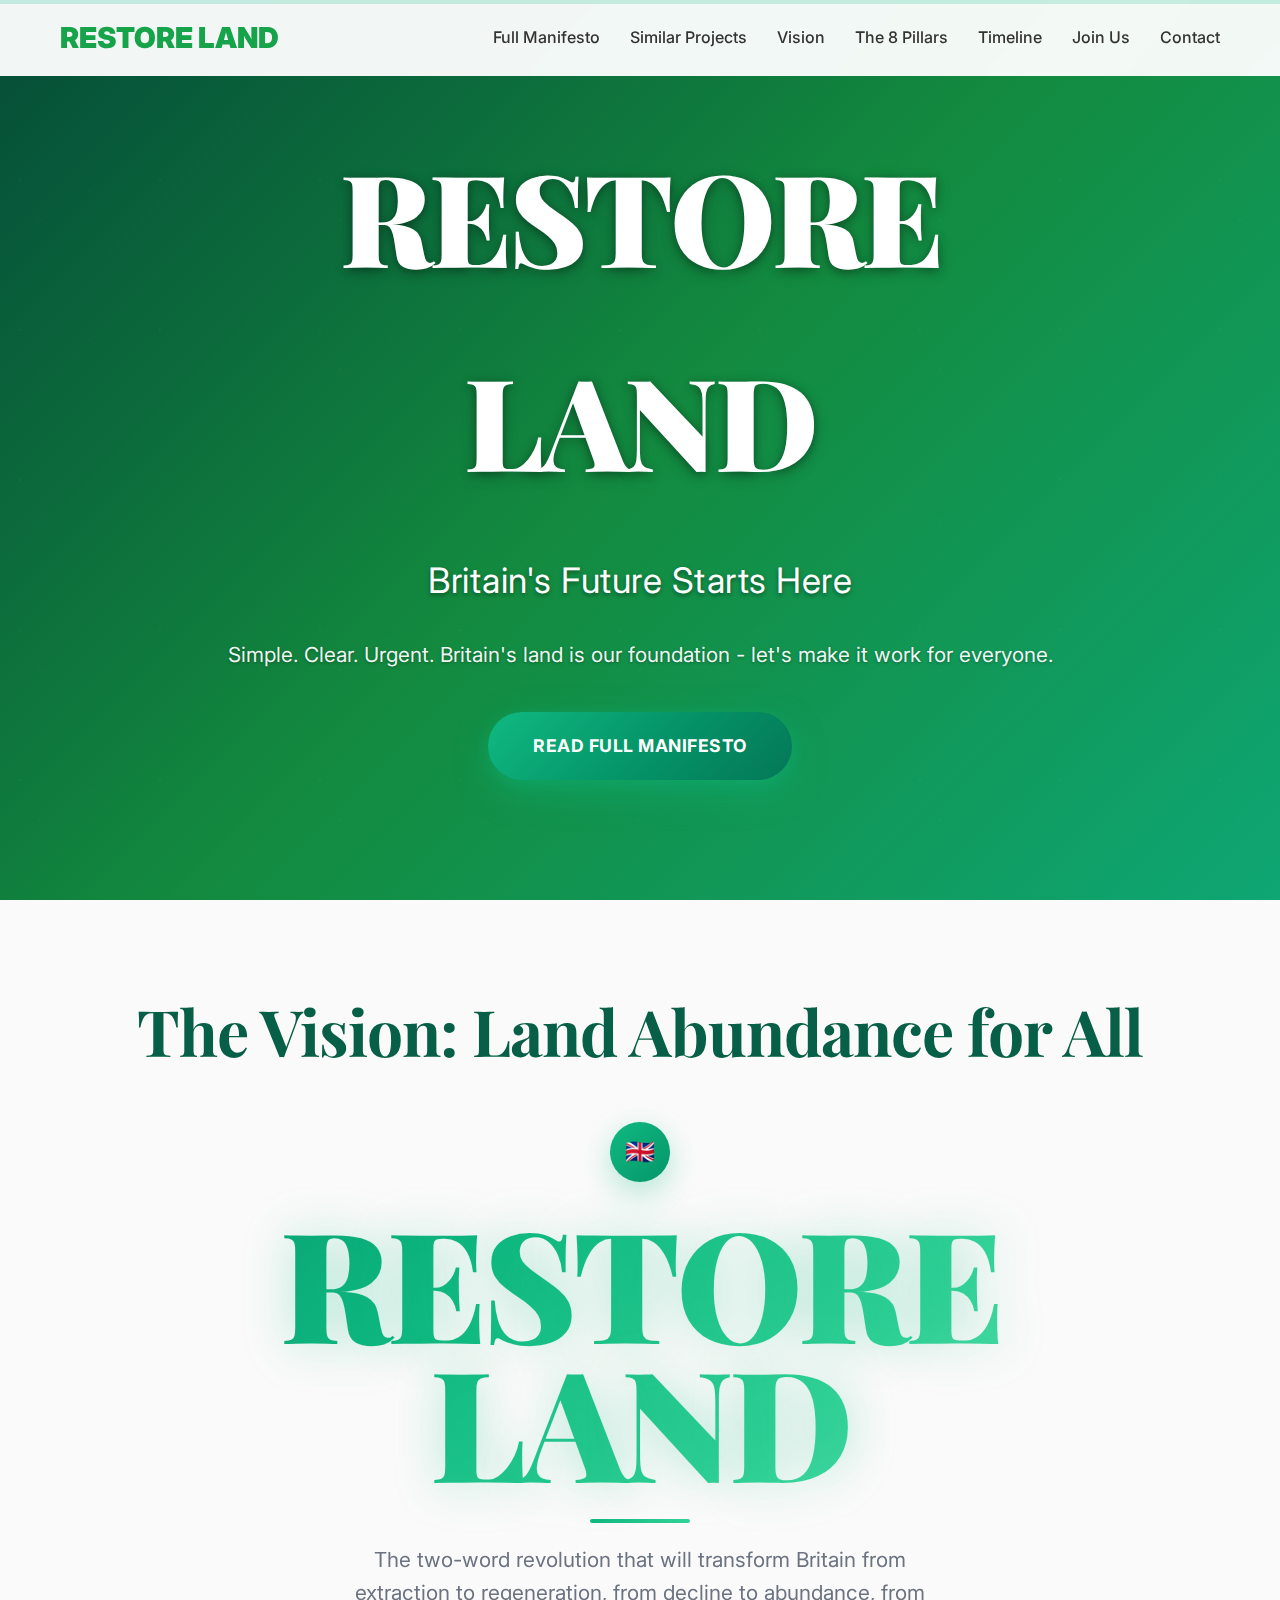
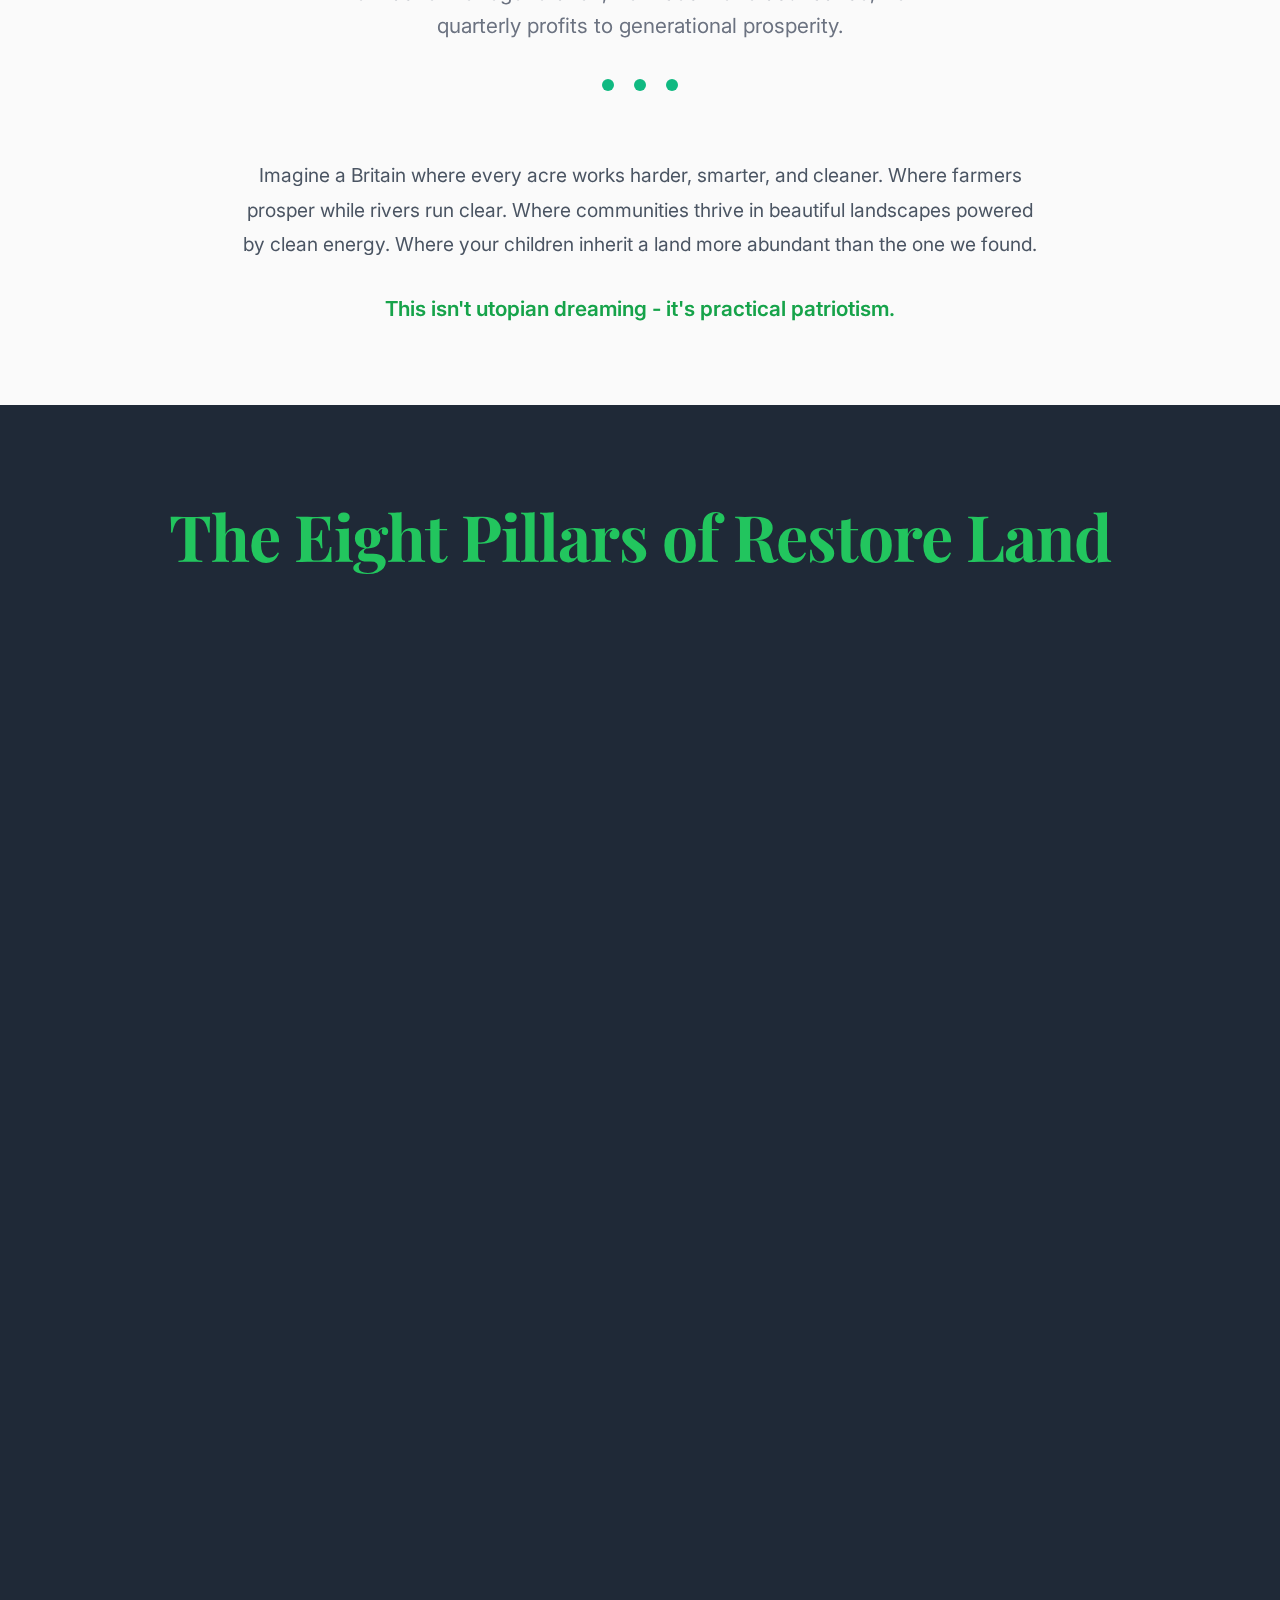
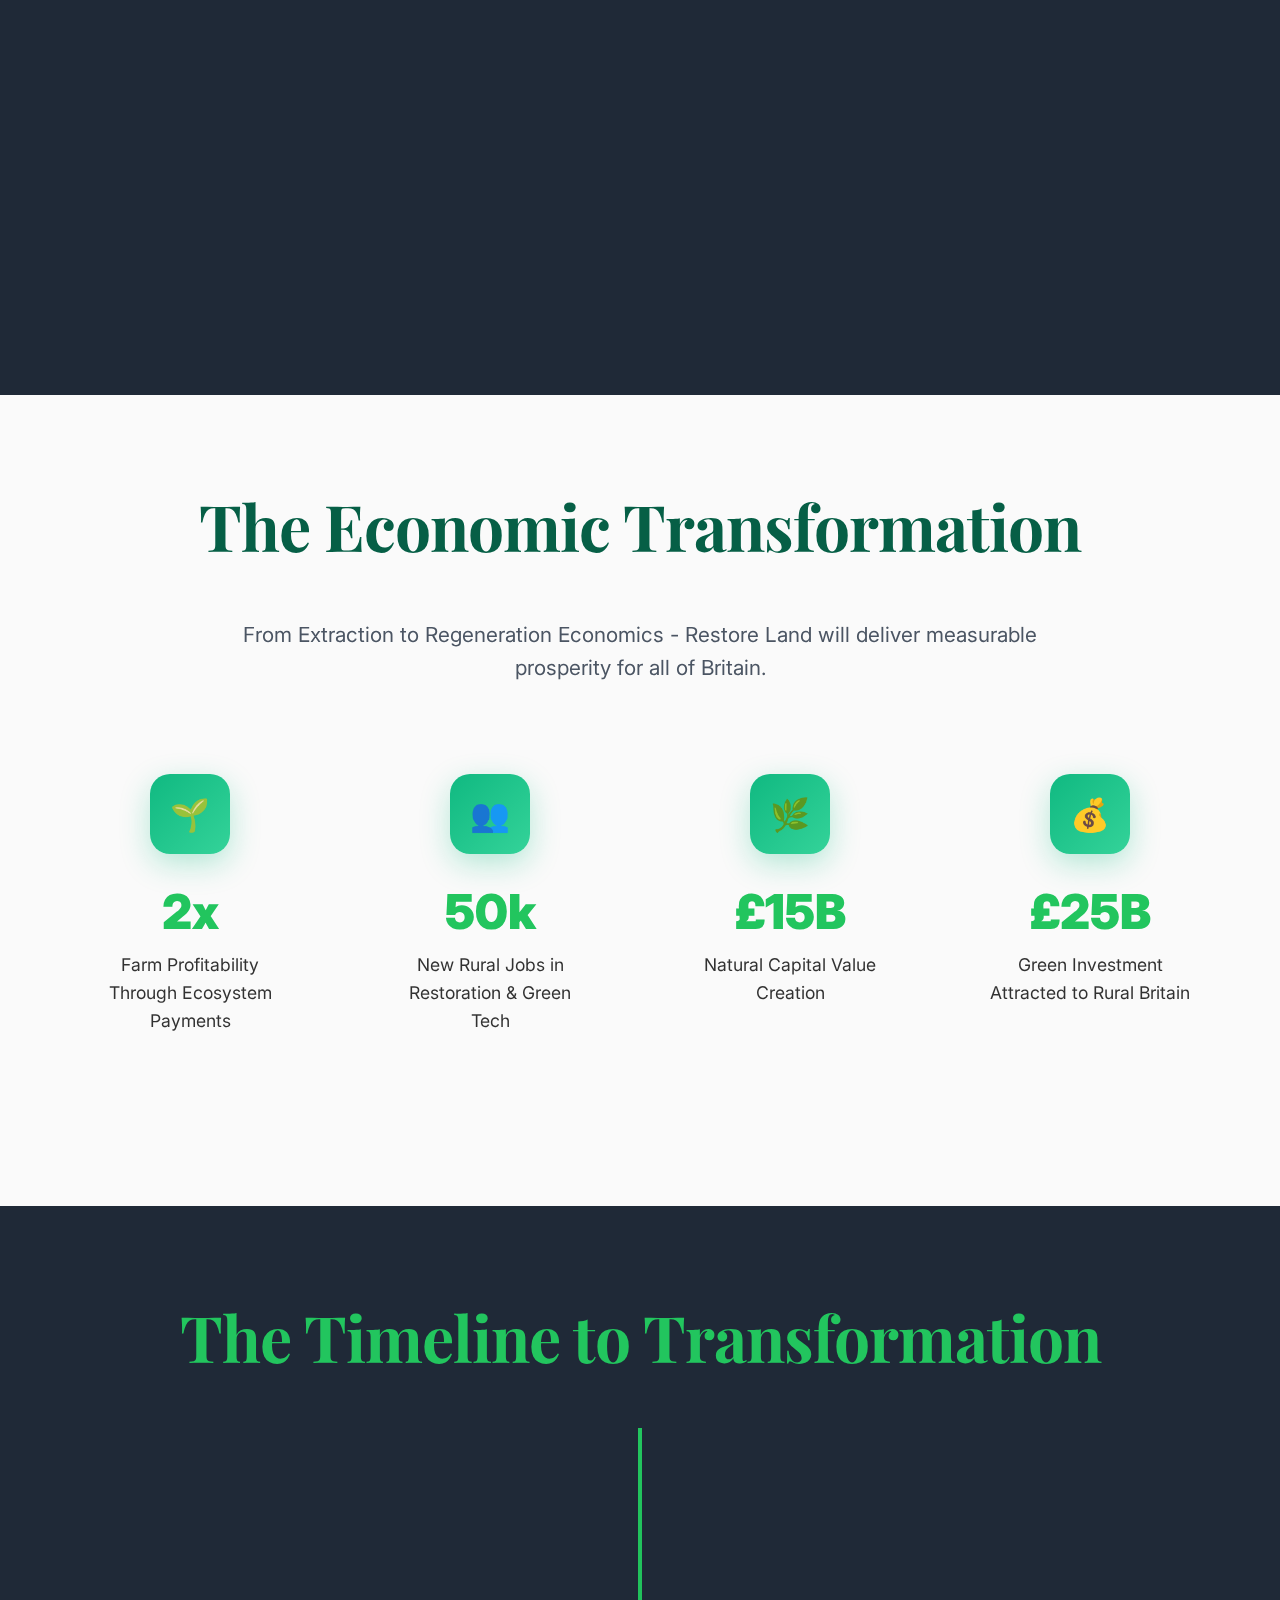
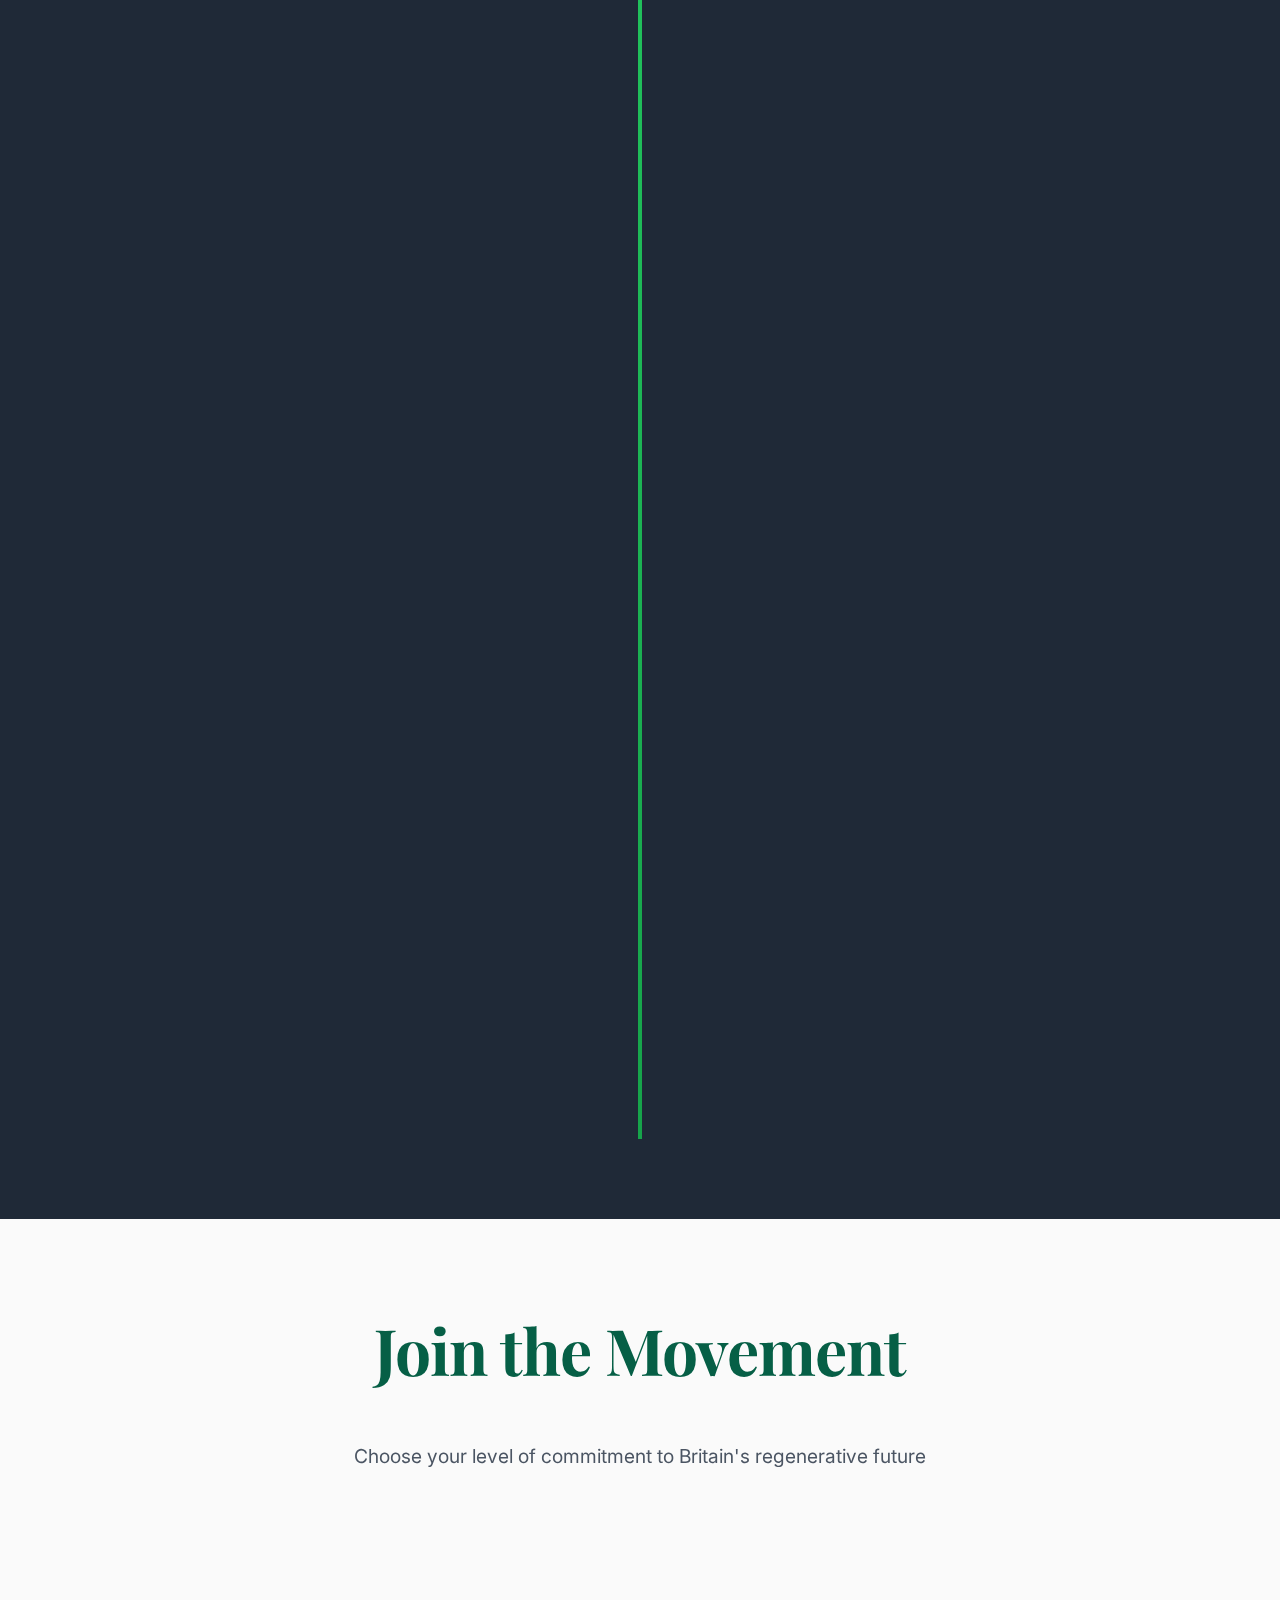
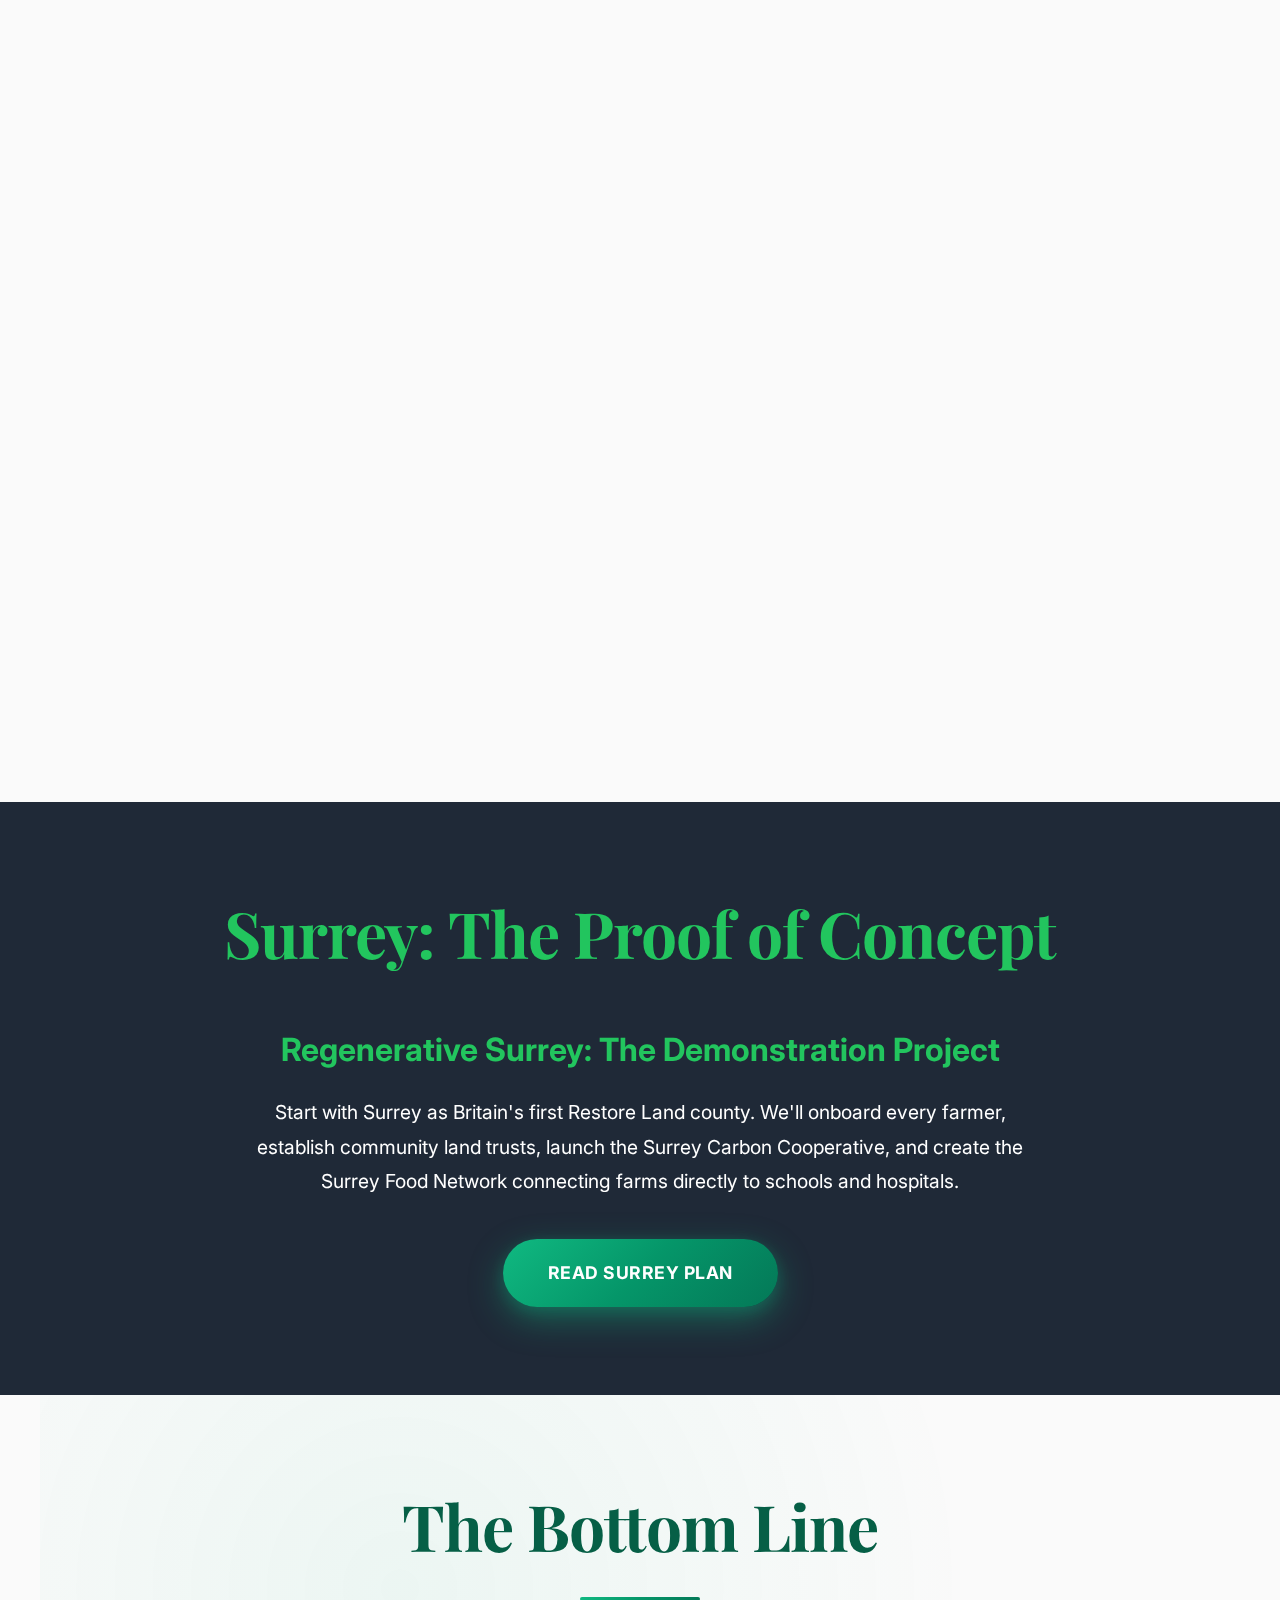
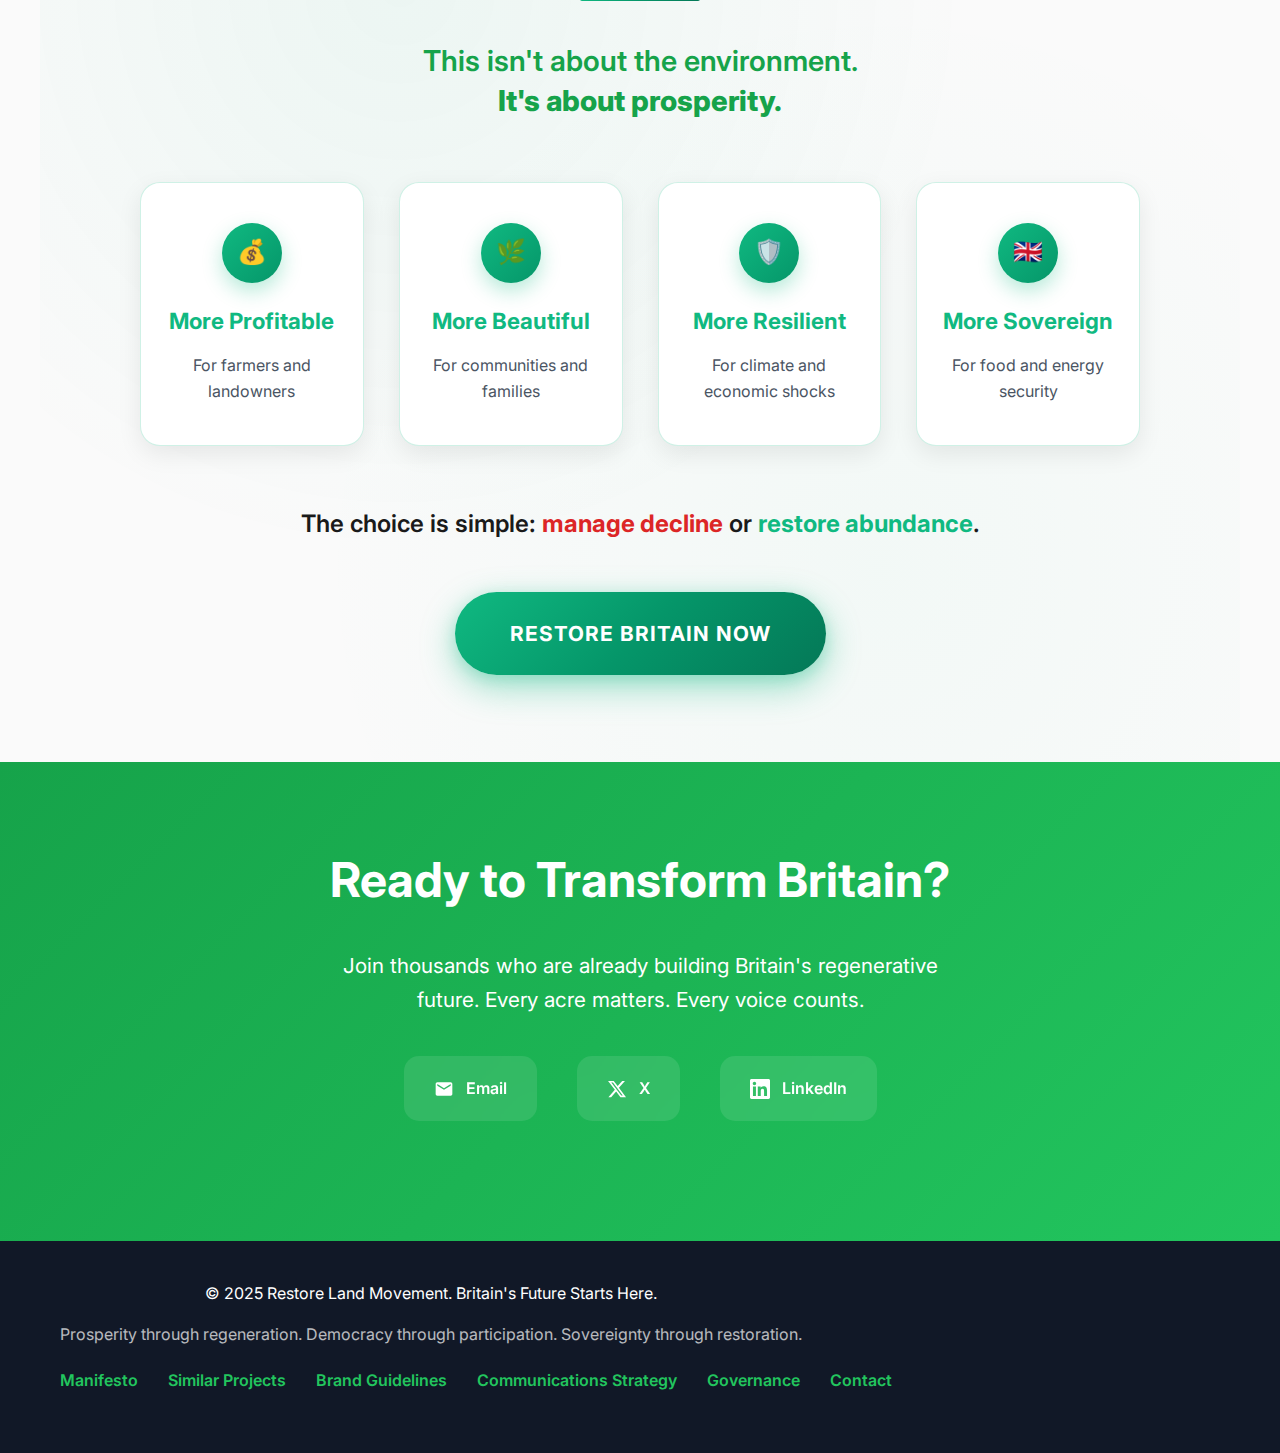
<file: index.html>
<!DOCTYPE html>
<html lang="en" class="no-js">
<head>
    <meta charset="UTF-8">
    <meta name="viewport" content="width=device-width, initial-scale=1.0">
    <title>Restore Land - Britain's Future Starts Here</title>
    
    <!-- Favicon and Icons -->
    <link rel="icon" type="image/svg+xml" href="favicon.svg">
    <link rel="icon" type="image/svg+xml" sizes="32x32" href="favicon-32x32.svg">
    <link rel="apple-touch-icon" href="apple-touch-icon.svg">
    <link rel="manifest" href="site.webmanifest">
    <meta name="theme-color" content="#16a34a">
    <meta name="msapplication-TileColor" content="#16a34a">
    <meta name="msapplication-config" content="browserconfig.xml">
    
    <!-- Open Graph / Facebook -->
    <meta property="og:type" content="website">
    <meta property="og:url" content="https://restoreland.uk/">
    <meta property="og:title" content="Restore Land - Britain's Future Starts Here">
    <meta property="og:site_name" content="Restore Land">
    <meta property="og:description" content="The two-word revolution transforming Britain from extraction to regeneration. Join the movement for prosperous, beautiful, resilient land.">
    <meta property="og:image" content="https://restoreland.uk/brand-assets/social-preview.jpg">
    <meta property="og:image:alt" content="Restore Land - Britain's Future Starts Here. The two-word revolution transforming Britain from extraction to regeneration.">
    <meta property="og:image:width" content="1200">
    <meta property="og:image:height" content="630">
    <meta property="og:image:type" content="image/jpeg">
    <meta property="og:locale" content="en_GB">

    <!-- Twitter -->
    <meta name="twitter:card" content="summary_large_image">
    <meta name="twitter:site" content="@restoreland">
    <meta name="twitter:creator" content="@restoreland">
    <meta name="twitter:title" content="Restore Land - Britain's Future Starts Here">
    <meta name="twitter:description" content="The two-word revolution transforming Britain from extraction to regeneration. Join the movement for prosperous, beautiful, resilient land.">
    <meta name="twitter:image" content="https://restoreland.uk/brand-assets/social-preview.jpg">
    <meta name="twitter:image:alt" content="Restore Land - Britain's Future Starts Here. The two-word revolution transforming Britain from extraction to regeneration.">

    <!-- Additional Meta Tags -->
    <meta name="description" content="Restore Land: The two-word revolution transforming Britain from extraction to regeneration. Join the movement for prosperous, beautiful, resilient land through our 8 pillars framework.">
    <meta name="keywords" content="land restoration, sustainable agriculture, regenerative farming, Britain, environmental policy, rural development, climate change, food security">
    <meta name="author" content="Restore Land Movement">
    
    <!-- Structured Data -->
    <script type="application/ld+json">
    {
      "@context": "https://schema.org",
      "@type": "Organization",
      "name": "Restore Land",
      "url": "https://restoreland.uk",
      "logo": "https://restoreland.uk/brand-assets/logos/restore-land-primary.svg",
      "description": "Britain's regenerative land movement transforming agriculture and rural communities",
      "sameAs": [
        "https://twitter.com/restoreland",
        "https://linkedin.com/company/restore-land"
      ]
    }
    </script>
    <link href="https://fonts.googleapis.com/css2?family=Inter:wght@300;400;500;600;700;800;900&family=Playfair+Display:wght@400;700;900&display=swap" rel="stylesheet">
    <style>
        * {
            margin: 0;
            padding: 0;
            box-sizing: border-box;
        }

        body {
            font-family: 'Inter', -apple-system, BlinkMacSystemFont, sans-serif;
            line-height: 1.6;
            color: #1a1a1a;
            overflow-x: hidden;
            background-color: #fafafa;
        }

        /* Clean Hero Section with Brand Gradient */
        .hero {
            height: 100vh;
            background: linear-gradient(135deg, #065f46 0%, #16a34a 50%, #10b981 100%);
            display: flex;
            align-items: center;
            justify-content: center;
            text-align: center;
            color: white;
            position: relative;
            overflow: hidden;
        }

        /* Clean overlay for text readability */
        .hero::before {
            content: '';
            position: absolute;
            top: 0;
            left: 0;
            right: 0;
            bottom: 0;
            background: linear-gradient(135deg, rgba(0, 0, 0, 0.2), rgba(0, 0, 0, 0.1));
            pointer-events: none;
            z-index: -1;
        }

        /* Subtle floating particles animation */
        .hero::after {
            content: '';
            position: absolute;
            width: 100%;
            height: 100%;
            background-image: 
                radial-gradient(1px 1px at 20px 30px, rgba(255, 255, 255, 0.2), transparent),
                radial-gradient(1px 1px at 40px 70px, rgba(255, 255, 255, 0.15), transparent),
                radial-gradient(1px 1px at 90px 40px, rgba(255, 255, 255, 0.1), transparent),
                radial-gradient(1px 1px at 160px 30px, rgba(255, 255, 255, 0.2), transparent);
            background-repeat: repeat;
            background-size: 300px 150px;
            animation: subtleFloat 40s linear infinite;
            pointer-events: none;
            z-index: 0;
            opacity: 0.6;
        }

        @keyframes subtleFloat {
            0% { 
                transform: translateY(100vh) translateX(0px);
                opacity: 0;
            }
            20% { 
                opacity: 0.6;
            }
            80% { 
                opacity: 0.6;
            }
            100% { 
                transform: translateY(-100vh) translateX(10px);
                opacity: 0;
            }
        }

        /* Hero content enhancements */
        .hero-content {
            max-width: 900px;
            padding: 0 20px;
            animation: fadeInUp 1.5s ease-out;
            z-index: 1;
            position: relative;
        }

        /* Clean, impactful hero text styling */
        .hero h1 {
            font-family: 'Playfair Display', serif;
            font-size: clamp(3.5rem, 10vw, 8rem);
            font-weight: 900;
            margin-bottom: 30px;
            color: white;
            text-shadow: 
                0 2px 8px rgba(0,0,0,0.3),
                0 4px 16px rgba(0,0,0,0.2);
            letter-spacing: -3px;
            position: relative;
            z-index: 2;
        }


        .hero-tagline {
            font-size: clamp(1.4rem, 3.5vw, 2.2rem);
            margin-bottom: 30px;
            font-weight: 400;
            color: white;
            text-shadow: 0 2px 4px rgba(0,0,0,0.4);
            letter-spacing: 0.5px;
            z-index: 2;
            position: relative;
        }

        .hero-subtitle {
            font-size: clamp(1rem, 2.5vw, 1.3rem);
            margin-bottom: 40px;
            color: rgba(255, 255, 255, 0.95);
            text-shadow: 0 1px 3px rgba(0,0,0,0.3);
            line-height: 1.6;
            z-index: 2;
            position: relative;
        }

        .cta-button {
            display: inline-block;
            background: linear-gradient(135deg, #10b981, #059669, #047857);
            color: white;
            padding: 20px 45px;
            text-decoration: none;
            border-radius: 60px;
            font-weight: 700;
            font-size: 1.1rem;
            transition: all 0.4s cubic-bezier(0.4, 0, 0.2, 1);
            box-shadow: 0 12px 35px rgba(16, 185, 129, 0.4), 0 4px 15px rgba(16, 185, 129, 0.2);
            border: none;
            cursor: pointer;
            letter-spacing: 0.5px;
            text-transform: uppercase;
            position: relative;
            overflow: hidden;
            z-index: 2;
        }
        
        .cta-button::before {
            content: '';
            position: absolute;
            top: 0;
            left: -100%;
            width: 100%;
            height: 100%;
            background: linear-gradient(90deg, transparent, rgba(255,255,255,0.3), transparent);
            transition: left 0.6s;
        }

        .cta-button:hover {
            transform: translateY(-4px) scale(1.05);
            box-shadow: 0 20px 50px rgba(16, 185, 129, 0.5), 0 8px 25px rgba(16, 185, 129, 0.3);
            background: linear-gradient(135deg, #059669, #047857, #065f46);
        }
        
        .cta-button:hover::before {
            left: 100%;
        }

        /* Navigation */
        nav {
            position: fixed;
            top: 0;
            width: 100%;
            background: rgba(255, 255, 255, 0.95);
            backdrop-filter: blur(10px);
            z-index: 1000;
            padding: 15px 0;
            transition: all 0.3s ease;
        }

        nav.scrolled {
            background: rgba(255, 255, 255, 0.98);
            box-shadow: 0 2px 20px rgba(0,0,0,0.1);
        }

        .nav-container {
            max-width: 1200px;
            margin: 0 auto;
            display: flex;
            justify-content: space-between;
            align-items: center;
            padding: 0 20px;
        }

        .logo {
            font-size: 1.8rem;
            font-weight: 900;
            color: #16a34a;
            text-decoration: none;
        }

        .nav-links {
            display: flex;
            list-style: none;
            gap: 30px;
        }

        .nav-links a {
            text-decoration: none;
            color: #333;
            font-weight: 500;
            transition: color 0.3s ease;
        }

        .nav-links a:hover {
            color: #16a34a;
        }

        /* Content Sections */
        .section {
            padding: 80px 20px;
            max-width: 1200px;
            margin: 0 auto;
            /* Ensure sections maintain their position and aren't affected by transforms */
            position: relative;
            transform: translate3d(0, 0, 0);
        }

        .section-dark {
            background: #1f2937;
            color: white;
            margin: 0;
            max-width: none;
            padding: 80px 0;
        }

        .section-dark .section {
            padding: 0 20px;
        }

        .section h2 {
            font-family: 'Playfair Display', serif;
            font-size: clamp(2.5rem, 6vw, 4rem);
            margin-bottom: 40px;
            text-align: center;
            color: #065f46;
            font-weight: 700;
            letter-spacing: -1px;
        }

        .section-dark h2 {
            color: #22c55e;
        }

        .two-word-hero {
            text-align: center;
            margin-bottom: 60px;
        }

        .two-words {
            font-family: 'Playfair Display', serif;
            font-size: clamp(4.5rem, 12vw, 10rem);
            font-weight: 900;
            background: linear-gradient(135deg, #059669, #10b981, #34d399, #6ee7b7);
            -webkit-background-clip: text;
            -webkit-text-fill-color: transparent;
            background-clip: text;
            margin-bottom: 30px;
            line-height: 0.9;
            letter-spacing: -4px;
            text-shadow: 0 0 50px rgba(16, 185, 129, 0.3);
            /* Ensure this element has its own transform context and is not affected by parallax */
            position: relative;
            z-index: 1;
            transform: translate3d(0, 0, 0);
        }

        .pillars-grid {
            display: grid;
            grid-template-columns: repeat(auto-fit, minmax(300px, 1fr));
            gap: 40px;
            margin: 60px 0;
        }

        .pillar-card {
            background: linear-gradient(145deg, #ffffff, #f8fafc);
            padding: 45px;
            border-radius: 24px;
            box-shadow: 0 20px 60px rgba(0,0,0,0.08), 0 8px 20px rgba(16, 185, 129, 0.1);
            transition: all 0.4s cubic-bezier(0.4, 0, 0.2, 1);
            border: 2px solid transparent;
            position: relative;
            overflow: visible;
        }
        
        .pillar-card::before {
            content: '';
            position: absolute;
            top: 0;
            left: 0;
            right: 0;
            height: 4px;
            background: linear-gradient(90deg, #10b981, #34d399);
            transform: scaleX(0);
            transition: transform 0.4s ease;
        }

        .pillar-card:hover {
            transform: translateY(-12px) scale(1.02);
            box-shadow: 0 30px 80px rgba(0,0,0,0.12), 0 15px 40px rgba(16, 185, 129, 0.2);
            border-color: #10b981;
        }
        
        .pillar-card:hover::before {
            transform: scaleX(1);
        }

        .pillar-card h3 {
            color: #065f46;
            font-size: 1.6rem;
            margin-bottom: 18px;
            font-weight: 800;
            letter-spacing: -0.5px;
        }

        .pillar-quote {
            font-style: italic;
            color: #6b7280;
            margin-bottom: 20px;
            font-size: 1.1rem;
        }

        .stats-container {
            display: grid;
            grid-template-columns: repeat(auto-fit, minmax(200px, 1fr));
            gap: 40px;
            margin: 60px 0;
        }

        .stat-item {
            text-align: center;
            padding: 30px;
            background: rgba(255, 255, 255, 0.1);
            border-radius: 15px;
            backdrop-filter: blur(10px);
        }

        .stat-number {
            font-size: 3rem;
            font-weight: 900;
            color: #22c55e;
            display: block;
        }

        .stat-label {
            font-size: 1.1rem;
            margin-top: 10px;
            opacity: 0.9;
        }

        .timeline {
            position: relative;
            padding: 40px 0;
        }

        .timeline::before {
            content: '';
            position: absolute;
            left: 50%;
            top: 0;
            bottom: 0;
            width: 4px;
            background: linear-gradient(to bottom, #22c55e, #16a34a);
            transform: translateX(-50%);
        }

        .timeline-item {
            display: flex;
            margin-bottom: 60px;
            position: relative;
        }

        .timeline-item:nth-child(odd) {
            flex-direction: row-reverse;
        }

        .timeline-content {
            background: white;
            padding: 30px;
            border-radius: 15px;
            box-shadow: 0 10px 30px rgba(0,0,0,0.1);
            width: 45%;
            position: relative;
        }

        .timeline-year {
            font-size: 2rem;
            font-weight: 900;
            color: #16a34a;
            margin-bottom: 15px;
        }

        .membership-grid {
            display: grid;
            grid-template-columns: repeat(auto-fit, minmax(250px, 1fr));
            gap: 30px;
            margin: 60px 0;
        }

        .membership-card {
            background: linear-gradient(145deg, #ffffff, #f8fafc);
            padding: 50px 35px;
            border-radius: 28px;
            text-align: center;
            box-shadow: 0 20px 60px rgba(0,0,0,0.08), 0 8px 25px rgba(16, 185, 129, 0.1);
            transition: all 0.4s cubic-bezier(0.4, 0, 0.2, 1);
            border: 3px solid transparent;
            position: relative;
            overflow: hidden;
        }
        
        .membership-card::before {
            content: '';
            position: absolute;
            top: 0;
            left: 0;
            right: 0;
            height: 6px;
            background: linear-gradient(90deg, #10b981, #34d399, #6ee7b7);
            transform: scaleX(0);
            transition: transform 0.4s ease;
        }

        .membership-card:hover {
            transform: translateY(-15px) scale(1.03);
            border-color: #10b981;
            box-shadow: 0 35px 90px rgba(0,0,0,0.12), 0 20px 50px rgba(16, 185, 129, 0.25);
        }
        
        .membership-card:hover::before {
            transform: scaleX(1);
        }

        .membership-card.featured {
            border-color: #16a34a;
            transform: scale(1.05);
        }

        .membership-price {
            font-size: 2.5rem;
            font-weight: 900;
            color: #16a34a;
            margin-bottom: 10px;
        }

        .membership-title {
            font-size: 1.3rem;
            font-weight: 700;
            margin-bottom: 20px;
            color: #333;
        }

        .membership-features {
            list-style: none;
            text-align: left;
            margin: 20px 0;
        }

        .membership-features li {
            padding: 8px 0;
            border-bottom: 1px solid #f3f4f6;
        }

        .membership-features li:before {
            content: '✓';
            color: #22c55e;
            font-weight: bold;
            margin-right: 10px;
        }

        .contact-section {
            text-align: center;
            padding: 80px 20px;
            background: linear-gradient(135deg, #16a34a, #22c55e);
            color: white;
        }

        .contact-links {
            display: flex;
            justify-content: center;
            gap: 40px;
            margin: 40px 0;
            flex-wrap: wrap;
        }

        .contact-link {
            background: rgba(255, 255, 255, 0.1);
            padding: 20px 30px;
            border-radius: 15px;
            text-decoration: none;
            color: white;
            font-weight: 600;
            transition: all 0.3s ease;
            backdrop-filter: blur(10px);
        }

        .contact-link:hover {
            background: rgba(255, 255, 255, 0.2);
            transform: translateY(-3px);
        }

        .footer {
            background: #111827;
            color: white;
            text-align: center;
            padding: 40px 20px;
        }

        /* Animations */
        @keyframes fadeInUp {
            from {
                opacity: 0;
                transform: translateY(50px);
            }
            to {
                opacity: 1;
                transform: translateY(0);
            }
        }

        .animate-in {
            opacity: 1;
            transform: translateY(0);
            transition: all 0.8s ease;
        }

        .animate-in:not(.visible) {
            opacity: 0;
            transform: translateY(30px);
        }

        .animate-in.visible {
            opacity: 1;
            transform: translateY(0);
        }

        .stagger-animation {
            opacity: 1;
            transform: translateY(0);
            transition: all 0.6s cubic-bezier(0.4, 0, 0.2, 1);
        }

        .stagger-animation:not(.visible) {
            opacity: 0;
            transform: translateY(50px);
        }

        .stagger-animation.visible {
            opacity: 1;
            transform: translateY(0);
        }

        /* Fallback for when JavaScript is disabled or fails */
        .no-js .stagger-animation,
        .no-js .animate-in {
            opacity: 1 !important;
            transform: translateY(0) !important;
        }

        /* Additional fallback using CSS animation delay for progressive enhancement */
        @supports not (--css: variables) {
            .stagger-animation {
                opacity: 1;
                transform: translateY(0);
            }
        }

        /* Mobile Navigation */
        .mobile-menu-toggle {
            display: none;
            flex-direction: column;
            cursor: pointer;
            padding: 10px;
        }

        .mobile-menu-toggle span {
            width: 25px;
            height: 3px;
            background: #065f46;
            margin: 3px 0;
            transition: all 0.3s ease;
            border-radius: 2px;
        }

        .mobile-menu-toggle.active span:nth-child(1) {
            transform: rotate(45deg) translate(5px, 5px);
        }

        .mobile-menu-toggle.active span:nth-child(2) {
            opacity: 0;
        }

        .mobile-menu-toggle.active span:nth-child(3) {
            transform: rotate(-45deg) translate(7px, -6px);
        }

        .mobile-nav {
            display: none;
            position: fixed;
            top: 0;
            left: 0;
            width: 100%;
            height: 100vh;
            background: rgba(255, 255, 255, 0.98);
            backdrop-filter: blur(20px);
            z-index: 9998;
            padding-top: 80px;
        }

        .mobile-nav.active {
            display: block;
            animation: slideInDown 0.3s ease-out;
        }

        .mobile-nav ul {
            list-style: none;
            padding: 0;
            margin: 0;
            display: flex;
            flex-direction: column;
            align-items: center;
            gap: 40px;
        }

        .mobile-nav a {
            text-decoration: none;
            color: #065f46;
            font-size: 1.5rem;
            font-weight: 600;
            transition: all 0.3s ease;
        }

        .mobile-nav a:hover {
            color: #10b981;
            transform: scale(1.1);
        }

        @keyframes slideInDown {
            from {
                transform: translateY(-100%);
                opacity: 0;
            }
            to {
                transform: translateY(0);
                opacity: 1;
            }
        }

        /* Mobile Responsiveness */
        @media (max-width: 768px) {
            .nav-links {
                display: none;
            }
            
            .mobile-menu-toggle {
                display: flex;
            }
            
            .timeline::before {
                left: 20px;
            }
            
            .timeline-item {
                flex-direction: column;
                margin-left: 40px;
            }
            
            .timeline-content {
                width: 100%;
            }
            
            .contact-links {
                flex-direction: column;
                align-items: center;
            }

            /* Mobile hero optimizations */
            .hero {
                min-height: 100vh;
                padding: 60px 0 40px;
            }

            .hero-content {
                max-width: 100%;
                padding: 0 15px;
            }

            .hero h1 {
                font-size: clamp(2.5rem, 8vw, 4rem);
                margin-bottom: 20px;
                letter-spacing: -2px;
            }

            .hero h1::before {
                content: 'RESTORE LAND';
                filter: blur(2px);
            }

            .hero-tagline {
                font-size: clamp(1.2rem, 4vw, 1.8rem);
                margin-bottom: 20px;
            }

            .hero-subtitle {
                font-size: clamp(0.9rem, 3vw, 1.1rem);
                margin-bottom: 30px;
            }

            /* Reduce particle animation on mobile for performance */
            .hero::after {
                animation-duration: 60s;
                background-size: 200px 100px;
                opacity: 0.4;
            }

            .two-words {
                font-size: clamp(3rem, 10vw, 6rem);
            }

            .pillars-grid {
                grid-template-columns: 1fr;
                gap: 30px;
            }

            .membership-grid {
                grid-template-columns: 1fr;
                gap: 25px;
            }
        }

        /* Tablet responsiveness */
        @media (min-width: 769px) and (max-width: 1024px) {
            .hero-content {
                max-width: 700px;
            }

            .hero h1 {
                font-size: clamp(4rem, 8vw, 6rem);
            }

            .hero-tagline {
                font-size: clamp(1.6rem, 3vw, 2rem);
            }
        }

        /* High DPI displays */
        @media (-webkit-min-device-pixel-ratio: 2), (min-resolution: 192dpi) {
            .hero-background {
                /* Could implement 2x resolution images here */
                background-size: cover;
                image-rendering: -webkit-optimize-contrast;
                image-rendering: crisp-edges;
            }
        }

        /* Scroll indicator */
        .scroll-indicator {
            position: fixed;
            top: 0;
            left: 0;
            width: 100%;
            height: 4px;
            background: rgba(16, 185, 129, 0.2);
            z-index: 9999;
        }

        .scroll-progress {
            height: 100%;
            background: linear-gradient(90deg, #10b981, #059669);
            width: 0%;
            transition: width 0.1s ease;
        }

        /* Performance Optimizations */
        * {
            -webkit-font-smoothing: antialiased;
            -moz-osx-font-smoothing: grayscale;
        }

        /* Smooth scrolling and parallax effects */
        html {
            scroll-behavior: smooth;
        }

        .parallax-element {
            transform: translate3d(0, 0, 0);
            will-change: transform;
        }

        /* Optimize animations for performance - only set will-change when animating */
        .stagger-animation.visible,
        .animate-in.visible,
        .pillar-card:hover,
        .membership-card:hover,
        .cta-button:hover {
            will-change: transform;
        }

        /* Reduce motion for users who prefer it */
        @media (prefers-reduced-motion: reduce) {
            *,
            *::before,
            *::after {
                animation-duration: 0.01ms !important;
                animation-iteration-count: 1 !important;
                transition-duration: 0.01ms !important;
                scroll-behavior: auto !important;
            }
        }

        /* Floating animation for hero elements */
        @keyframes float {
            0%, 100% { transform: translateY(0px); }
            50% { transform: translateY(-10px); }
        }

        .hero-content {
            animation: fadeInUp 1.5s ease-out, float 6s ease-in-out infinite 2s;
        }

        /* Glow effects */
        .glow-on-hover {
            transition: all 0.3s ease;
        }

        .glow-on-hover:hover {
            text-shadow: 0 0 20px rgba(16, 185, 129, 0.6);
        }

        /* Stagger animation delays for cards */
        .pillars-grid .stagger-animation:nth-child(1) { transition-delay: 0.1s; }
        .pillars-grid .stagger-animation:nth-child(2) { transition-delay: 0.25s; }
        .pillars-grid .stagger-animation:nth-child(3) { transition-delay: 0.4s; }
        .pillars-grid .stagger-animation:nth-child(4) { transition-delay: 0.55s; }
        .pillars-grid .stagger-animation:nth-child(5) { transition-delay: 0.7s; }
        .pillars-grid .stagger-animation:nth-child(6) { transition-delay: 0.85s; }
        .pillars-grid .stagger-animation:nth-child(7) { transition-delay: 1.0s; }
        .pillars-grid .stagger-animation:nth-child(8) { transition-delay: 1.15s; }

        /* Magnetic hover effect */
        .magnetic {
            transition: transform 0.3s cubic-bezier(0.4, 0, 0.2, 1);
        }

        /* Pulse animation for important elements */
        @keyframes pulse-glow {
            0%, 100% { 
                box-shadow: 0 0 20px rgba(16, 185, 129, 0.4);
            }
            50% { 
                box-shadow: 0 0 40px rgba(16, 185, 129, 0.8), 0 0 60px rgba(16, 185, 129, 0.6);
            }
        }

        .pulse-glow {
            animation: pulse-glow 3s ease-in-out infinite;
        }

        /* Visual Enhancement Elements */
        .section-icon {
            width: 60px;
            height: 60px;
            margin: 0 auto 30px;
            border-radius: 50%;
            background: linear-gradient(135deg, #10b981, #059669);
            display: flex;
            align-items: center;
            justify-content: center;
            font-size: 24px;
            color: white;
            box-shadow: 0 10px 30px rgba(16, 185, 129, 0.3);
        }

        .pillar-number {
            position: absolute;
            top: -10px;
            right: -10px;
            width: 40px;
            height: 40px;
            background: linear-gradient(135deg, #10b981, #059669);
            border-radius: 50%;
            display: flex;
            align-items: center;
            justify-content: center;
            color: white;
            font-weight: 900;
            font-size: 18px;
            box-shadow: 0 5px 15px rgba(16, 185, 129, 0.4);
        }

        .stat-icon {
            width: 80px;
            height: 80px;
            margin: 0 auto 20px;
            border-radius: 20px;
            background: linear-gradient(135deg, #10b981, #34d399);
            display: flex;
            align-items: center;
            justify-content: center;
            font-size: 32px;
            color: white;
            box-shadow: 0 10px 30px rgba(16, 185, 129, 0.3);
        }

        /* Decorative Elements */
        .decorative-line {
            width: 100px;
            height: 4px;
            background: linear-gradient(90deg, #10b981, #34d399);
            margin: 20px auto;
            border-radius: 2px;
        }

        .accent-dot {
            width: 12px;
            height: 12px;
            background: #10b981;
            border-radius: 50%;
            display: inline-block;
            margin: 0 8px;
            animation: pulse 2s infinite;
        }

        @keyframes pulse {
            0%, 100% { opacity: 1; }
            50% { opacity: 0.5; }
        }

        /* Modal Styles */
        .modal {
            display: none;
            position: fixed;
            z-index: 10000;
            left: 0;
            top: 0;
            width: 100%;
            height: 100%;
            background-color: rgba(0, 0, 0, 0.8);
            backdrop-filter: blur(5px);
        }

        .modal.active {
            display: flex;
            align-items: center;
            justify-content: center;
            animation: fadeIn 0.3s ease-out;
        }

        .modal-content {
            background: white;
            padding: 40px;
            border-radius: 20px;
            max-width: 500px;
            width: 90%;
            max-height: 80vh;
            overflow-y: auto;
            position: relative;
            box-shadow: 0 25px 80px rgba(0, 0, 0, 0.3);
            animation: slideInUp 0.3s ease-out;
        }

        .modal-close {
            position: absolute;
            right: 20px;
            top: 20px;
            font-size: 24px;
            cursor: pointer;
            color: #6b7280;
            transition: color 0.3s ease;
        }

        .modal-close:hover {
            color: #dc2626;
        }

        .form-group {
            margin-bottom: 20px;
        }

        .form-group label {
            display: block;
            margin-bottom: 8px;
            font-weight: 600;
            color: #374151;
        }

        .form-group input,
        .form-group select,
        .form-group textarea {
            width: 100%;
            padding: 12px 16px;
            border: 2px solid #e5e7eb;
            border-radius: 10px;
            font-size: 16px;
            transition: border-color 0.3s ease;
        }

        .form-group input:focus,
        .form-group select:focus,
        .form-group textarea:focus {
            outline: none;
            border-color: #10b981;
            box-shadow: 0 0 0 3px rgba(16, 185, 129, 0.1);
        }

        .form-submit {
            width: 100%;
            background: linear-gradient(135deg, #10b981, #059669);
            color: white;
            padding: 15px;
            border: none;
            border-radius: 10px;
            font-size: 16px;
            font-weight: 600;
            cursor: pointer;
            transition: all 0.3s ease;
        }

        .form-submit:hover {
            background: linear-gradient(135deg, #059669, #047857);
            transform: translateY(-2px);
            box-shadow: 0 10px 25px rgba(16, 185, 129, 0.4);
        }

        @keyframes fadeIn {
            from { opacity: 0; }
            to { opacity: 1; }
        }

        @keyframes slideInUp {
            from {
                opacity: 0;
                transform: translateY(50px);
            }
            to {
                opacity: 1;
                transform: translateY(0);
            }
        }

        /* Bottom Line Section Enhancements */
        .benefit-card:hover {
            transform: translateY(-8px) scale(1.02);
            box-shadow: 0 20px 40px rgba(16, 185, 129, 0.15);
            border-color: rgba(16, 185, 129, 0.6);
            background: linear-gradient(135deg, #ffffff, #f0fdf4);
        }

        .bottom-line-section .benefit-card {
            cursor: pointer;
        }

        /* Mobile Responsive Styles for Bottom Line */
        @media (max-width: 768px) {
            .bottom-line-section {
                padding: 60px 20px !important;
            }
            
            .bottom-line-section .benefit-card {
                padding: 30px 20px !important;
            }
            
            .bottom-line-section .benefit-card h4 {
                font-size: 1.2rem !important;
            }
        }
        
        @media (prefers-reduced-motion: reduce) {
            .benefit-card {
                transition: none !important;
            }
        }
    </style>
</head>
<body>
    <!-- Scroll Progress Indicator -->
    <div class="scroll-indicator">
        <div class="scroll-progress" id="scrollProgress"></div>
    </div>

    <!-- Navigation -->
    <nav id="navbar">
        <div class="nav-container">
            <a href="#" class="logo">RESTORE LAND</a>
            <ul class="nav-links">
                <li><a href="manifesto.html">Full Manifesto</a></li>
                <li><a href="similar-projects.html">Similar Projects</a></li>
                <li><a href="#manifesto">Vision</a></li>
                <li><a href="#pillars">The 8 Pillars</a></li>
                <li><a href="#timeline">Timeline</a></li>
                <li><a href="#membership">Join Us</a></li>
                <li><a href="#contact">Contact</a></li>
            </ul>
            <div class="mobile-menu-toggle" id="mobileMenuToggle">
                <span></span>
                <span></span>
                <span></span>
            </div>
        </div>
    </nav>

    <!-- Mobile Navigation -->
    <div class="mobile-nav" id="mobileNav">
        <ul>
            <li><a href="manifesto.html">Full Manifesto</a></li>
            <li><a href="similar-projects.html">Similar Projects</a></li>
            <li><a href="#manifesto">Vision</a></li>
            <li><a href="#pillars">The 8 Pillars</a></li>
            <li><a href="#timeline">Timeline</a></li>
            <li><a href="#membership">Join Us</a></li>
            <li><a href="#contact">Contact</a></li>
        </ul>
    </div>

    <!-- Hero Section -->
    <section class="hero">
        <div class="hero-content">
            <h1>RESTORE LAND</h1>
            <p class="hero-tagline">Britain's Future Starts Here</p>
            <p class="hero-subtitle">Simple. Clear. Urgent. Britain's land is our foundation - let's make it work for everyone.</p>
            <a href="manifesto.html" class="cta-button pulse-glow">Read Full Manifesto</a>
        </div>
    </section>

    <!-- Three Word Revolution -->
    <section class="section" id="manifesto">
        <h2>The Vision: Land Abundance for All</h2>
        <div class="two-word-hero">
            <div class="section-icon">🇬🇧</div>
            <div class="two-words">RESTORE LAND</div>
            <div class="decorative-line"></div>
            <p style="font-size: 1.3rem; color: #6b7280; max-width: 600px; margin: 0 auto;">
                The two-word revolution that will transform Britain from extraction to regeneration, 
                from decline to abundance, from quarterly profits to generational prosperity.
            </p>
            <div style="text-align: center; margin: 30px 0;">
                <span class="accent-dot"></span>
                <span class="accent-dot"></span>
                <span class="accent-dot"></span>
            </div>
        </div>

        <div style="text-align: center; max-width: 800px; margin: 0 auto;">
            <p style="font-size: 1.2rem; line-height: 1.8; color: #4b5563;">
                Imagine a Britain where every acre works harder, smarter, and cleaner. Where farmers prosper while rivers run clear. 
                Where communities thrive in beautiful landscapes powered by clean energy. Where your children inherit a land more 
                abundant than the one we found.
            </p>
            <p style="font-size: 1.3rem; font-weight: 600; color: #16a34a; margin-top: 30px;">
                This isn't utopian dreaming - it's practical patriotism.
            </p>
        </div>
    </section>

    <!-- The 8 Pillars -->
    <section class="section-dark" id="pillars">
        <div class="section">
            <h2>The Eight Pillars of Restore Land</h2>
            <div class="pillars-grid">
                <div class="pillar-card stagger-animation magnetic">
                    <div class="pillar-number">1</div>
                    <h3 class="glow-on-hover">Digital Land Sovereignty</h3>
                    <p class="pillar-quote">"Every acre tracked, every decision transparent"</p>
                    <p>Britain will build the world's first complete digital land management system. One platform connecting every farmer to every processor to every retailer to every government department.</p>
                </div>

                <div class="pillar-card stagger-animation magnetic">
                    <div class="pillar-number">2</div>
                    <h3 class="glow-on-hover">Financial Rewilding</h3>
                    <p class="pillar-quote">"Pay farmers to heal the land, not exploit it"</p>
                    <p>Transform Britain's £3.5 billion annual agricultural subsidies from rewarding production volume to rewarding ecosystem restoration.</p>
                </div>

                <div class="pillar-card stagger-animation magnetic">
                    <div class="pillar-number">3</div>
                    <h3 class="glow-on-hover">Energy Independence Through Land</h3>
                    <p class="pillar-quote">"Every farm a power station, every community energy-sovereign"</p>
                    <p>Transform Britain's 70% agricultural land into distributed clean energy infrastructure while maintaining food production.</p>
                </div>

                <div class="pillar-card stagger-animation magnetic">
                    <div class="pillar-number">4</div>
                    <h3 class="glow-on-hover">Food Security Through Soil Security</h3>
                    <p class="pillar-quote">"Healthy soil = healthy food = healthy people"</p>
                    <p>Rebuild Britain's depleted soils to guarantee long-term food security while producing more nutritious food.</p>
                </div>

                <div class="pillar-card stagger-animation magnetic">
                    <div class="pillar-number">5</div>
                    <h3 class="glow-on-hover">Democratic Land Planning</h3>
                    <p class="pillar-quote">"Communities decide their landscape's future"</p>
                    <p>Replace top-down planning with community-led land use decisions supported by AI optimization tools.</p>
                </div>

                <div class="pillar-card stagger-animation magnetic">
                    <div class="pillar-number">6</div>
                    <h3 class="glow-on-hover">Nature as Infrastructure</h3>
                    <p class="pillar-quote">"Rivers as flood defenses, forests as air conditioning"</p>
                    <p>Treat natural systems as essential infrastructure requiring investment and maintenance.</p>
                </div>

                <div class="pillar-card stagger-animation magnetic">
                    <div class="pillar-number">7</div>
                    <h3 class="glow-on-hover">Rural Renaissance</h3>
                    <p class="pillar-quote">"Vibrant villages, not dormitory towns"</p>
                    <p>Reverse rural decline by making countryside careers attractive and financially viable.</p>
                </div>

                <div class="pillar-card stagger-animation magnetic">
                    <div class="pillar-number">8</div>
                    <h3 class="glow-on-hover">Land as Legacy</h3>
                    <p class="pillar-quote">"Prosperity in perpetuity, not quarterly profits"</p>
                    <p>Shift from quarterly thinking to generational thinking with frameworks that reward long-term stewardship.</p>
                </div>
            </div>
        </div>
    </section>

    <!-- Economic Impact -->
    <section class="section">
        <h2>The Economic Transformation</h2>
        <p style="text-align: center; font-size: 1.3rem; color: #4b5563; margin-bottom: 50px; max-width: 800px; margin-left: auto; margin-right: auto;">
            From Extraction to Regeneration Economics - Restore Land will deliver measurable prosperity for all of Britain.
        </p>
        
        <div class="stats-container">
            <div class="stat-item">
                <div class="stat-icon">🌱</div>
                <span class="stat-number">2x</span>
                <span class="stat-label">Farm Profitability Through Ecosystem Payments</span>
            </div>
            <div class="stat-item">
                <div class="stat-icon">👥</div>
                <span class="stat-number">50k</span>
                <span class="stat-label">New Rural Jobs in Restoration & Green Tech</span>
            </div>
            <div class="stat-item">
                <div class="stat-icon">🌿</div>
                <span class="stat-number">£15B</span>
                <span class="stat-label">Natural Capital Value Creation</span>
            </div>
            <div class="stat-item">
                <div class="stat-icon">💰</div>
                <span class="stat-number">£25B</span>
                <span class="stat-label">Green Investment Attracted to Rural Britain</span>
            </div>
        </div>
    </section>

    <!-- Timeline -->
    <section class="section-dark" id="timeline">
        <div class="section">
            <h2>The Timeline to Transformation</h2>
            <div class="timeline">
                <div class="timeline-item">
                    <div class="timeline-content animate-in">
                        <div class="timeline-year">2025: Foundation Year</div>
                        <h4>Launch Restore Land Movement</h4>
                        <ul>
                            <li>Establish Surrey demonstration project</li>
                            <li>Build coalition of 1,000 supporters</li>
                            <li>Secure initial £5M funding</li>
                        </ul>
                    </div>
                </div>

                <div class="timeline-item">
                    <div class="timeline-content animate-in">
                        <div class="timeline-year">2026: Expansion Year</div>
                        <h4>Scale Across Counties</h4>
                        <ul>
                            <li>Roll out to 5 additional counties</li>
                            <li>Launch political candidates in local elections</li>
                            <li>Achieve 10,000 active members</li>
                            <li>Demonstrate £50M in economic impact</li>
                        </ul>
                    </div>
                </div>

                <div class="timeline-item">
                    <div class="timeline-content animate-in">
                        <div class="timeline-year">2027: Breakthrough Year</div>
                        <h4>National Policy Change</h4>
                        <ul>
                            <li>National legislation enabling framework</li>
                            <li>100,000 movement members</li>
                            <li>International partnerships established</li>
                            <li>£500M in regenerative investments facilitated</li>
                        </ul>
                    </div>
                </div>

                <div class="timeline-item">
                    <div class="timeline-content animate-in">
                        <div class="timeline-year">2028: Transformation Year</div>
                        <h4>Britain Leads the World</h4>
                        <ul>
                            <li>50% of British counties participating</li>
                            <li>Movement candidates in Westminster</li>
                            <li>Global leadership in land restoration</li>
                            <li>Britain as the world's regenerative agriculture capital</li>
                        </ul>
                    </div>
                </div>
            </div>
        </div>
    </section>

    <!-- Membership -->
    <section class="section" id="membership">
        <h2>Join the Movement</h2>
        <p style="text-align: center; font-size: 1.2rem; color: #4b5563; margin-bottom: 50px;">
            Choose your level of commitment to Britain's regenerative future
        </p>
        
        <div class="membership-grid">
            <div class="membership-card animate-in">
                <div class="membership-price">FREE</div>
                <div class="membership-title">Restore Land Supporters</div>
                <ul class="membership-features">
                    <li>Access to educational resources</li>
                    <li>Quarterly newsletter with success stories</li>
                    <li>Invitation to local meetups</li>
                    <li>Digital manifesto and toolkit</li>
                </ul>
                <button class="cta-button membership-signup" data-tier="free" style="width: 100%; margin-top: 20px;">Join Free</button>
            </div>

            <div class="membership-card featured animate-in">
                <div class="membership-price">£25/mo</div>
                <div class="membership-title">Restore Land Champions</div>
                <ul class="membership-features">
                    <li>Monthly webinars with experts</li>
                    <li>Access to pilot programs</li>
                    <li>Direct influence on policy development</li>
                    <li>Early access to tools and platforms</li>
                    <li>Regional networking events</li>
                </ul>
                <button class="cta-button membership-signup" data-tier="champion" style="width: 100%; margin-top: 20px;">Become a Champion</button>
            </div>

            <div class="membership-card animate-in">
                <div class="membership-price">£100/mo</div>
                <div class="membership-title">Restore Land Partners</div>
                <ul class="membership-features">
                    <li>Partnership with local demonstration projects</li>
                    <li>Premium access to data and insights</li>
                    <li>Speaking opportunities at events</li>
                    <li>Direct consultation on policy</li>
                    <li>Priority access to funding opportunities</li>
                </ul>
                <button class="cta-button membership-signup" data-tier="partner" style="width: 100%; margin-top: 20px;">Become a Partner</button>
            </div>

            <div class="membership-card animate-in">
                <div class="membership-price">£1000+</div>
                <div class="membership-title">Restore Land Investors</div>
                <ul class="membership-features">
                    <li>Equity participation in movement companies</li>
                    <li>Advisory board membership</li>
                    <li>Direct policy influence</li>
                    <li>Investment opportunities in projects</li>
                    <li>Exclusive high-level networking</li>
                </ul>
                <button class="cta-button membership-signup" data-tier="investor" style="width: 100%; margin-top: 20px;">Invest in the Future</button>
            </div>
        </div>
    </section>

    <!-- Surrey Proof of Concept -->
    <section class="section-dark">
        <div class="section">
            <h2>Surrey: The Proof of Concept</h2>
            <div style="text-align: center; max-width: 800px; margin: 0 auto;">
                <h3 style="color: #22c55e; font-size: 2rem; margin-bottom: 20px;">Regenerative Surrey: The Demonstration Project</h3>
                <p style="font-size: 1.2rem; line-height: 1.8; margin-bottom: 40px;">
                    Start with Surrey as Britain's first Restore Land county. We'll onboard every farmer, establish community 
                    land trusts, launch the Surrey Carbon Cooperative, and create the Surrey Food Network connecting farms 
                    directly to schools and hospitals.
                </p>
                <a href="manifesto.html#surrey" class="cta-button">Read Surrey Plan</a>
            </div>
        </div>
    </section>

    <!-- Bottom Line -->
    <section class="section bottom-line-section" style="
        background: #fafafa;
        position: relative;
        overflow: hidden;
    ">
        <!-- Subtle background pattern -->
        <div style="
            position: absolute;
            top: 0;
            left: 0;
            right: 0;
            bottom: 0;
            background: radial-gradient(circle at 30% 20%, rgba(16, 185, 129, 0.06) 0%, transparent 50%),
                       radial-gradient(circle at 70% 80%, rgba(52, 211, 153, 0.04) 0%, transparent 50%);
            pointer-events: none;
        "></div>

        <div style="
            text-align: center; 
            max-width: 1000px; 
            margin: 0 auto;
            position: relative;
            z-index: 2;
        ">
            <!-- Main heading with brand typography -->
            <h2 style="
                font-family: 'Playfair Display', serif;
                font-size: clamp(2.5rem, 6vw, 4rem);
                font-weight: 700;
                color: #065f46;
                margin-bottom: 20px;
            ">The Bottom Line</h2>

            <!-- Decorative line -->
            <div style="
                width: 120px;
                height: 4px;
                background: linear-gradient(135deg, #10b981, #059669, #047857);
                margin: 0 auto 40px auto;
                border-radius: 2px;
            "></div>

            <!-- Primary value proposition -->
            <p style="
                font-family: 'Inter', sans-serif;
                font-size: clamp(1.3rem, 3vw, 1.8rem);
                font-weight: 600;
                color: #16a34a;
                margin-bottom: 60px;
                line-height: 1.4;
            ">
                This isn't about the environment.<br>
                <span style="font-weight: 800;">It's about prosperity.</span>
            </p>

            <!-- Enhanced benefits grid -->
            <div style="
                display: grid;
                grid-template-columns: repeat(auto-fit, minmax(220px, 1fr));
                gap: 35px;
                margin: 60px 0;
            ">
                <!-- More Profitable -->
                <div class="benefit-card" style="
                    background: white;
                    border: 1px solid rgba(16, 185, 129, 0.2);
                    border-radius: 20px;
                    padding: 40px 25px;
                    text-align: center;
                    transition: all 0.4s cubic-bezier(0.4, 0, 0.2, 1);
                    position: relative;
                    overflow: hidden;
                    box-shadow: 0 8px 25px rgba(0, 0, 0, 0.08);
                ">
                    <div style="
                        width: 60px;
                        height: 60px;
                        background: linear-gradient(135deg, #10b981, #059669);
                        border-radius: 50%;
                        display: flex;
                        align-items: center;
                        justify-content: center;
                        margin: 0 auto 20px auto;
                        font-size: 1.5rem;
                        box-shadow: 0 8px 20px rgba(16, 185, 129, 0.3);
                    ">💰</div>
                    <h4 style="
                        font-family: 'Inter', sans-serif;
                        color: #10b981;
                        font-size: 1.4rem;
                        font-weight: 700;
                        margin-bottom: 15px;
                    ">More Profitable</h4>
                    <p style="
                        font-family: 'Inter', sans-serif;
                        color: #4b5563;
                        font-size: 1rem;
                        line-height: 1.6;
                        margin: 0;
                    ">For farmers and landowners</p>
                </div>

                <!-- More Beautiful -->
                <div class="benefit-card" style="
                    background: white;
                    border: 1px solid rgba(16, 185, 129, 0.2);
                    border-radius: 20px;
                    padding: 40px 25px;
                    text-align: center;
                    transition: all 0.4s cubic-bezier(0.4, 0, 0.2, 1);
                    position: relative;
                    overflow: hidden;
                    box-shadow: 0 8px 25px rgba(0, 0, 0, 0.08);
                ">
                    <div style="
                        width: 60px;
                        height: 60px;
                        background: linear-gradient(135deg, #10b981, #059669);
                        border-radius: 50%;
                        display: flex;
                        align-items: center;
                        justify-content: center;
                        margin: 0 auto 20px auto;
                        font-size: 1.5rem;
                        box-shadow: 0 8px 20px rgba(16, 185, 129, 0.3);
                    ">🌿</div>
                    <h4 style="
                        font-family: 'Inter', sans-serif;
                        color: #10b981;
                        font-size: 1.4rem;
                        font-weight: 700;
                        margin-bottom: 15px;
                    ">More Beautiful</h4>
                    <p style="
                        font-family: 'Inter', sans-serif;
                        color: #4b5563;
                        font-size: 1rem;
                        line-height: 1.6;
                        margin: 0;
                    ">For communities and families</p>
                </div>

                <!-- More Resilient -->
                <div class="benefit-card" style="
                    background: white;
                    border: 1px solid rgba(16, 185, 129, 0.2);
                    border-radius: 20px;
                    padding: 40px 25px;
                    text-align: center;
                    transition: all 0.4s cubic-bezier(0.4, 0, 0.2, 1);
                    position: relative;
                    overflow: hidden;
                    box-shadow: 0 8px 25px rgba(0, 0, 0, 0.08);
                ">
                    <div style="
                        width: 60px;
                        height: 60px;
                        background: linear-gradient(135deg, #10b981, #059669);
                        border-radius: 50%;
                        display: flex;
                        align-items: center;
                        justify-content: center;
                        margin: 0 auto 20px auto;
                        font-size: 1.5rem;
                        box-shadow: 0 8px 20px rgba(16, 185, 129, 0.3);
                    ">🛡️</div>
                    <h4 style="
                        font-family: 'Inter', sans-serif;
                        color: #10b981;
                        font-size: 1.4rem;
                        font-weight: 700;
                        margin-bottom: 15px;
                    ">More Resilient</h4>
                    <p style="
                        font-family: 'Inter', sans-serif;
                        color: #4b5563;
                        font-size: 1rem;
                        line-height: 1.6;
                        margin: 0;
                    ">For climate and economic shocks</p>
                </div>

                <!-- More Sovereign -->
                <div class="benefit-card" style="
                    background: white;
                    border: 1px solid rgba(16, 185, 129, 0.2);
                    border-radius: 20px;
                    padding: 40px 25px;
                    text-align: center;
                    transition: all 0.4s cubic-bezier(0.4, 0, 0.2, 1);
                    position: relative;
                    overflow: hidden;
                    box-shadow: 0 8px 25px rgba(0, 0, 0, 0.08);
                ">
                    <div style="
                        width: 60px;
                        height: 60px;
                        background: linear-gradient(135deg, #10b981, #059669);
                        border-radius: 50%;
                        display: flex;
                        align-items: center;
                        justify-content: center;
                        margin: 0 auto 20px auto;
                        font-size: 1.5rem;
                        box-shadow: 0 8px 20px rgba(16, 185, 129, 0.3);
                    ">🇬🇧</div>
                    <h4 style="
                        font-family: 'Inter', sans-serif;
                        color: #10b981;
                        font-size: 1.4rem;
                        font-weight: 700;
                        margin-bottom: 15px;
                    ">More Sovereign</h4>
                    <p style="
                        font-family: 'Inter', sans-serif;
                        color: #4b5563;
                        font-size: 1rem;
                        line-height: 1.6;
                        margin: 0;
                    ">For food and energy security</p>
                </div>
            </div>

            <!-- Final message -->
            <p style="
                font-family: 'Inter', sans-serif;
                font-size: clamp(1.2rem, 2.5vw, 1.5rem);
                font-weight: 600;
                color: #1a1a1a;
                margin: 60px 0 50px 0;
                line-height: 1.5;
            ">
                The choice is simple: <span style="color: #dc2626; font-weight: 700;">manage decline</span> or <span style="color: #10b981; font-weight: 700;">restore abundance</span>.
            </p>

            <!-- Enhanced CTA Button -->
            <a href="#membership" class="cta-button" style="font-size: 1.3rem; padding: 25px 55px; text-transform: uppercase; letter-spacing: 1px;">Restore Britain Now</a>
        </div>
    </section>

    <!-- Contact Section -->
    <section class="contact-section" id="contact">
        <h2 style="font-size: 3rem; margin-bottom: 30px;">Ready to Transform Britain?</h2>
        <p style="font-size: 1.3rem; margin-bottom: 40px; max-width: 600px; margin-left: auto; margin-right: auto;">
            Join thousands who are already building Britain's regenerative future. Every acre matters. Every voice counts.
        </p>
        <div class="contact-links">
            <a href="mailto:hello@restoreland.uk" class="contact-link magnetic">
                <svg width="20" height="20" viewBox="0 0 24 24" fill="currentColor" style="margin-right: 8px; vertical-align: middle;">
                    <path d="M20 4H4c-1.1 0-1.99.9-1.99 2L2 18c0 1.1.89 2 2 2h16c1.1 0 2-.9 2-2V6c0-1.1-.9-2-2-2zm0 4l-8 5-8-5V6l8 5 8-5v2z"/>
                </svg>
                Email
            </a>
            <a href="#" class="contact-link magnetic">
                <svg width="20" height="20" viewBox="0 0 24 24" fill="currentColor" style="margin-right: 8px; vertical-align: middle;">
                    <path d="M18.244 2.25h3.308l-7.227 8.26 8.502 11.24H16.17l-5.214-6.817L4.99 21.75H1.68l7.73-8.835L1.254 2.25H8.08l4.713 6.231zm-1.161 17.52h1.833L7.084 4.126H5.117z"/>
                </svg>
                X
            </a>
            <a href="#" class="contact-link magnetic">
                <svg width="20" height="20" viewBox="0 0 24 24" fill="currentColor" style="margin-right: 8px; vertical-align: middle;">
                    <path d="M20.447 20.452h-3.554v-5.569c0-1.328-.027-3.037-1.852-3.037-1.853 0-2.136 1.445-2.136 2.939v5.667H9.351V9h3.414v1.561h.046c.477-.9 1.637-1.85 3.37-1.85 3.601 0 4.267 2.37 4.267 5.455v6.286zM5.337 7.433c-1.144 0-2.063-.926-2.063-2.065 0-1.138.92-2.063 2.063-2.063 1.14 0 2.064.925 2.064 2.063 0 1.139-.925 2.065-2.064 2.065zm1.782 13.019H3.555V9h3.564v11.452zM22.225 0H1.771C.792 0 0 .774 0 1.729v20.542C0 23.227.792 24 1.771 24h20.451C23.2 24 24 23.227 24 22.271V1.729C24 .774 23.2 0 22.222 0h.003z"/>
                </svg>
                LinkedIn
            </a>
        </div>
    </section>

    <!-- Footer -->
    <footer class="footer">
        <div style="max-width: 1200px; margin: 0 auto; padding: 0 20px;">
            <div style="display: flex; justify-content: space-between; align-items: center; flex-wrap: wrap; gap: 20px; margin-bottom: 20px;">
                <div>
                    <p>&copy; 2025 Restore Land Movement. Britain's Future Starts Here.</p>
                    <p style="margin-top: 15px; opacity: 0.7;">Prosperity through regeneration. Democracy through participation. Sovereignty through restoration.</p>
                </div>
                <div style="display: flex; gap: 30px; flex-wrap: wrap;">
                    <a href="manifesto.html" style="color: #22c55e; text-decoration: none; font-weight: 600; transition: all 0.3s ease;">Manifesto</a>
                    <a href="similar-projects.html" style="color: #22c55e; text-decoration: none; font-weight: 600; transition: all 0.3s ease;">Similar Projects</a>
                    <a href="brand-guidelines.html" style="color: #22c55e; text-decoration: none; font-weight: 600; transition: all 0.3s ease;">Brand Guidelines</a>
                    <a href="communications-strategy.html" style="color: #22c55e; text-decoration: none; font-weight: 600; transition: all 0.3s ease;">Communications Strategy</a>
                    <a href="governance.html" style="color: #22c55e; text-decoration: none; font-weight: 600; transition: all 0.3s ease;">Governance</a>
                    <a href="mailto:hello@restoreland.uk" style="color: #22c55e; text-decoration: none; font-weight: 600; transition: all 0.3s ease;">Contact</a>
                </div>
            </div>
        </div>
    </footer>

    <!-- Membership Signup Modal -->
    <div id="membershipModal" class="modal">
        <div class="modal-content">
            <span class="modal-close">&times;</span>
            <h2 id="modalTitle" style="margin-bottom: 30px; color: #065f46;">Join the Movement</h2>
            <form id="membershipForm">
                <div class="form-group">
                    <label for="fullName">Full Name *</label>
                    <input type="text" id="fullName" name="fullName" required>
                </div>
                <div class="form-group">
                    <label for="email">Email Address *</label>
                    <input type="email" id="email" name="email" required>
                </div>
                <div class="form-group">
                    <label for="phone">Phone Number</label>
                    <input type="tel" id="phone" name="phone">
                </div>
                <div class="form-group">
                    <label for="location">Location (County)</label>
                    <input type="text" id="location" name="location" placeholder="e.g., Surrey, Kent, Yorkshire">
                </div>
                <div class="form-group">
                    <label for="background">Background/Interest</label>
                    <select id="background" name="background">
                        <option value="">Select your background</option>
                        <option value="farmer">Farmer/Landowner</option>
                        <option value="environmental">Environmental Professional</option>
                        <option value="business">Business/Finance</option>
                        <option value="policy">Policy/Government</option>
                        <option value="community">Community Organizer</option>
                        <option value="academic">Academic/Researcher</option>
                        <option value="concerned-citizen">Concerned Citizen</option>
                        <option value="other">Other</option>
                    </select>
                </div>
                <div class="form-group">
                    <label for="motivation">What draws you to Restore Land? (Optional)</label>
                    <textarea id="motivation" name="motivation" rows="3" placeholder="Share what motivates you to join this movement..."></textarea>
                </div>
                <input type="hidden" id="membershipTier" name="membershipTier">
                <button type="submit" class="form-submit">Join the Movement</button>
            </form>
        </div>
    </div>

    <!-- Contact Modal -->
    <div id="contactModal" class="modal">
        <div class="modal-content">
            <span class="modal-close">&times;</span>
            <h2 style="margin-bottom: 30px; color: #065f46;">Get in Touch</h2>
            <form id="contactForm">
                <div class="form-group">
                    <label for="contactName">Name *</label>
                    <input type="text" id="contactName" name="contactName" required>
                </div>
                <div class="form-group">
                    <label for="contactEmail">Email *</label>
                    <input type="email" id="contactEmail" name="contactEmail" required>
                </div>
                <div class="form-group">
                    <label for="subject">Subject</label>
                    <select id="subject" name="subject">
                        <option value="general">General Inquiry</option>
                        <option value="partnership">Partnership Opportunity</option>
                        <option value="press">Press/Media</option>
                        <option value="volunteer">Volunteer</option>
                        <option value="funding">Funding/Investment</option>
                        <option value="other">Other</option>
                    </select>
                </div>
                <div class="form-group">
                    <label for="message">Message *</label>
                    <textarea id="message" name="message" rows="5" required placeholder="Tell us how we can help or how you'd like to get involved..."></textarea>
                </div>
                <button type="submit" class="form-submit">Send Message</button>
            </form>
        </div>
    </div>

    <script>
        // Remove no-js class to enable JS-dependent animations
        document.documentElement.classList.remove('no-js');
        
        // Throttled scroll handler for better performance
        let scrollTicking = false;
        function handleScroll() {
            const scrollY = window.scrollY;
            const navbar = document.getElementById('navbar');
            const scrollProgress = document.getElementById('scrollProgress');
            
            // Navbar scroll effect
            if (scrollY > 50) {
                navbar.classList.add('scrolled');
            } else {
                navbar.classList.remove('scrolled');
            }
            
            // Scroll progress indicator
            const scrolled = (scrollY / (document.documentElement.scrollHeight - window.innerHeight)) * 100;
            scrollProgress.style.width = scrolled + '%';
            
            scrollTicking = false;
        }

        window.addEventListener('scroll', function() {
            if (!scrollTicking) {
                requestAnimationFrame(handleScroll);
                scrollTicking = true;
            }
        }, { passive: true });

        // Animate elements on scroll with intersection observer
        const observerOptions = {
            threshold: 0.1,
            rootMargin: '0px 0px -50px 0px'
        };

        const observer = new IntersectionObserver(function(entries) {
            entries.forEach(entry => {
                if (entry.isIntersecting) {
                    entry.target.classList.add('visible');
                }
            });
        }, observerOptions);

        // Initialize animation system
        document.addEventListener('DOMContentLoaded', function() {
            // Observe all animate-in and stagger-animation elements
            document.querySelectorAll('.animate-in, .stagger-animation').forEach(el => {
                observer.observe(el);
            });

            // Immediately show elements that are in view with stagger effect for pillars
            setTimeout(() => {
                document.querySelectorAll('.animate-in, .stagger-animation').forEach((el, index) => {
                    const rect = el.getBoundingClientRect();
                    if (rect.top < window.innerHeight) {
                        // Add stagger effect specifically for pillar cards
                        if (el.classList.contains('pillar-card')) {
                            setTimeout(() => {
                                el.classList.add('visible');
                            }, index * 150);
                        } else {
                            el.classList.add('visible');
                        }
                    }
                });
            }, 100);

            // Special handling for pillars section - ensure it's visible when scrolled to
            const pillarsSection = document.getElementById('pillars');
            if (pillarsSection) {
                // Ensure pillars are immediately visible if they're in view
                const pillarCards = pillarsSection.querySelectorAll('.pillar-card');
                const pillarsRect = pillarsSection.getBoundingClientRect();
                
                if (pillarsRect.top < window.innerHeight) {
                    pillarCards.forEach((card, index) => {
                        setTimeout(() => {
                            card.classList.add('visible');
                        }, index * 150);
                    });
                }
                
                const pillarsObserver = new IntersectionObserver(function(entries) {
                    entries.forEach(entry => {
                        if (entry.isIntersecting) {
                            const pillarCards = entry.target.querySelectorAll('.pillar-card');
                            pillarCards.forEach((card, index) => {
                                setTimeout(() => {
                                    card.classList.add('visible');
                                }, index * 150); // Stagger effect
                            });
                        }
                    });
                }, { threshold: 0.2 });
                
                pillarsObserver.observe(pillarsSection);
            }
        });

        // Parallax effect disabled to prevent layout interference
        // The hero parallax was causing subsequent sections to move incorrectly
        const hero = document.querySelector('.hero');
        if (hero) {
            // Ensure hero transform is reset and stays reset
            hero.style.transform = 'translate3d(0, 0, 0)';
        }

        // Optimized magnetic hover effect with throttling
        document.querySelectorAll('.magnetic').forEach(card => {
            let magneticTicking = false;
            let cachedRect = null;
            
            card.addEventListener('mouseenter', function() {
                cachedRect = this.getBoundingClientRect();
            });
            
            card.addEventListener('mousemove', function(e) {
                if (!magneticTicking && cachedRect) {
                    requestAnimationFrame(() => {
                        const x = e.clientX - cachedRect.left;
                        const y = e.clientY - cachedRect.top;
                        const centerX = cachedRect.width / 2;
                        const centerY = cachedRect.height / 2;
                        const deltaX = (x - centerX) / centerX;
                        const deltaY = (y - centerY) / centerY;
                        
                        this.style.transform = `perspective(1000px) rotateX(${deltaY * -3}deg) rotateY(${deltaX * 3}deg) translateZ(5px)`;
                        magneticTicking = false;
                    });
                    magneticTicking = true;
                }
            });

            card.addEventListener('mouseleave', function() {
                this.style.transform = 'perspective(1000px) rotateX(0deg) rotateY(0deg) translateZ(0px)';
                cachedRect = null;
            });
        });

        // Smooth scroll for navigation links
        document.querySelectorAll('a[href^="#"]').forEach(anchor => {
            anchor.addEventListener('click', function (e) {
                e.preventDefault();
                const target = document.querySelector(this.getAttribute('href'));
                if (target) {
                    target.scrollIntoView({
                        behavior: 'smooth',
                        block: 'start'
                    });
                }
            });
        });

        // Add loading animation
        window.addEventListener('load', function() {
            document.body.classList.add('loaded');
        });

        // Enhanced CTA button interactions with will-change optimization
        document.querySelectorAll('.cta-button').forEach(button => {
            button.addEventListener('mouseenter', function() {
                this.style.willChange = 'transform';
                this.style.transform = 'translateY(-4px) scale(1.05)';
            });
            
            button.addEventListener('mouseleave', function() {
                this.style.transform = 'translateY(0) scale(1)';
                this.style.willChange = 'auto';
            });
        });

        // Three words animation trigger - with transform protection
        const twoWords = document.querySelector('.two-words');
        if (twoWords) {
            // Ensure the element maintains its own transform context
            twoWords.style.transform = 'translate3d(0, 0, 0)';
            
            const twoWordsObserver = new IntersectionObserver(function(entries) {
                entries.forEach(entry => {
                    if (entry.isIntersecting) {
                        entry.target.style.animation = 'fadeInUp 1.5s ease-out';
                        // Protect the transform after animation completes
                        setTimeout(() => {
                            entry.target.style.transform = 'translate3d(0, 0, 0)';
                        }, 1500);
                    }
                });
            }, { threshold: 0.5 });
            
            twoWordsObserver.observe(twoWords);
        }

        // Mobile navigation toggle
        const mobileMenuToggle = document.getElementById('mobileMenuToggle');
        const mobileNav = document.getElementById('mobileNav');

        if (mobileMenuToggle && mobileNav) {
            mobileMenuToggle.addEventListener('click', function() {
                this.classList.toggle('active');
                mobileNav.classList.toggle('active');
                document.body.style.overflow = mobileNav.classList.contains('active') ? 'hidden' : 'auto';
            });

            // Close mobile nav when clicking on a link
            document.querySelectorAll('.mobile-nav a').forEach(link => {
                link.addEventListener('click', function() {
                    mobileMenuToggle.classList.remove('active');
                    mobileNav.classList.remove('active');
                    document.body.style.overflow = 'auto';
                });
            });

            // Close mobile nav when clicking outside
            mobileNav.addEventListener('click', function(e) {
                if (e.target === this) {
                    mobileMenuToggle.classList.remove('active');
                    this.classList.remove('active');
                    document.body.style.overflow = 'auto';
                }
            });
        }

        // Modal functionality
        const membershipModal = document.getElementById('membershipModal');
        const contactModal = document.getElementById('contactModal');
        const modalCloses = document.querySelectorAll('.modal-close');

        // Membership signup buttons
        document.querySelectorAll('.membership-signup').forEach(button => {
            button.addEventListener('click', function() {
                const tier = this.dataset.tier;
                const modalTitle = document.getElementById('modalTitle');
                const membershipTier = document.getElementById('membershipTier');
                
                membershipTier.value = tier;
                
                switch(tier) {
                    case 'free':
                        modalTitle.textContent = 'Join as a Supporter (Free)';
                        break;
                    case 'champion':
                        modalTitle.textContent = 'Become a Champion (£25/month)';
                        break;
                    case 'partner':
                        modalTitle.textContent = 'Become a Partner (£100/month)';
                        break;
                    case 'investor':
                        modalTitle.textContent = 'Become an Investor (£1000+)';
                        break;
                }
                
                membershipModal.classList.add('active');
                document.body.style.overflow = 'hidden';
            });
        });

        // Contact form buttons
        document.querySelectorAll('a[href="mailto:hello@restoreland.uk"]').forEach(link => {
            link.addEventListener('click', function(e) {
                e.preventDefault();
                contactModal.classList.add('active');
                document.body.style.overflow = 'hidden';
            });
        });

        // Close modals
        modalCloses.forEach(close => {
            close.addEventListener('click', function() {
                membershipModal.classList.remove('active');
                contactModal.classList.remove('active');
                document.body.style.overflow = 'auto';
            });
        });

        // Close modals when clicking outside
        [membershipModal, contactModal].forEach(modal => {
            modal.addEventListener('click', function(e) {
                if (e.target === this) {
                    this.classList.remove('active');
                    document.body.style.overflow = 'auto';
                }
            });
        });

        // Form submissions
        document.getElementById('membershipForm').addEventListener('submit', function(e) {
            e.preventDefault();
            
            // Collect form data
            const formData = new FormData(this);
            const data = Object.fromEntries(formData);
            
            // Show success message
            alert(`Thank you ${data.fullName}! Your ${data.membershipTier} membership application has been received. We'll be in touch soon!`);
            
            // Reset form and close modal
            this.reset();
            membershipModal.classList.remove('active');
            document.body.style.overflow = 'auto';
            
            // Here you would typically send the data to your server
            console.log('Membership data:', data);
        });

        document.getElementById('contactForm').addEventListener('submit', function(e) {
            e.preventDefault();
            
            // Collect form data
            const formData = new FormData(this);
            const data = Object.fromEntries(formData);
            
            // Show success message
            alert(`Thank you ${data.contactName}! Your message has been sent. We'll get back to you within 24 hours.`);
            
            // Reset form and close modal
            this.reset();
            contactModal.classList.remove('active');
            document.body.style.overflow = 'auto';
            
            // Here you would typically send the data to your server
            console.log('Contact data:', data);
        });

        // Escape key to close modals
        document.addEventListener('keydown', function(e) {
            if (e.key === 'Escape') {
                membershipModal.classList.remove('active');
                contactModal.classList.remove('active');
                document.body.style.overflow = 'auto';
            }
        });

        // Performance optimization: Remove redundant scroll handler
        // All scroll handling is now consolidated in the throttled handler above

        // Preload critical fonts
        const fontLink = document.createElement('link');
        fontLink.rel = 'preload';
        fontLink.as = 'font';
        fontLink.type = 'font/woff2';
        fontLink.crossOrigin = 'anonymous';
        document.head.appendChild(fontLink);

        // Add loading state management
        document.addEventListener('DOMContentLoaded', function() {
            document.body.classList.add('loaded');
        });
    </script>
</body>
</html>
</file>
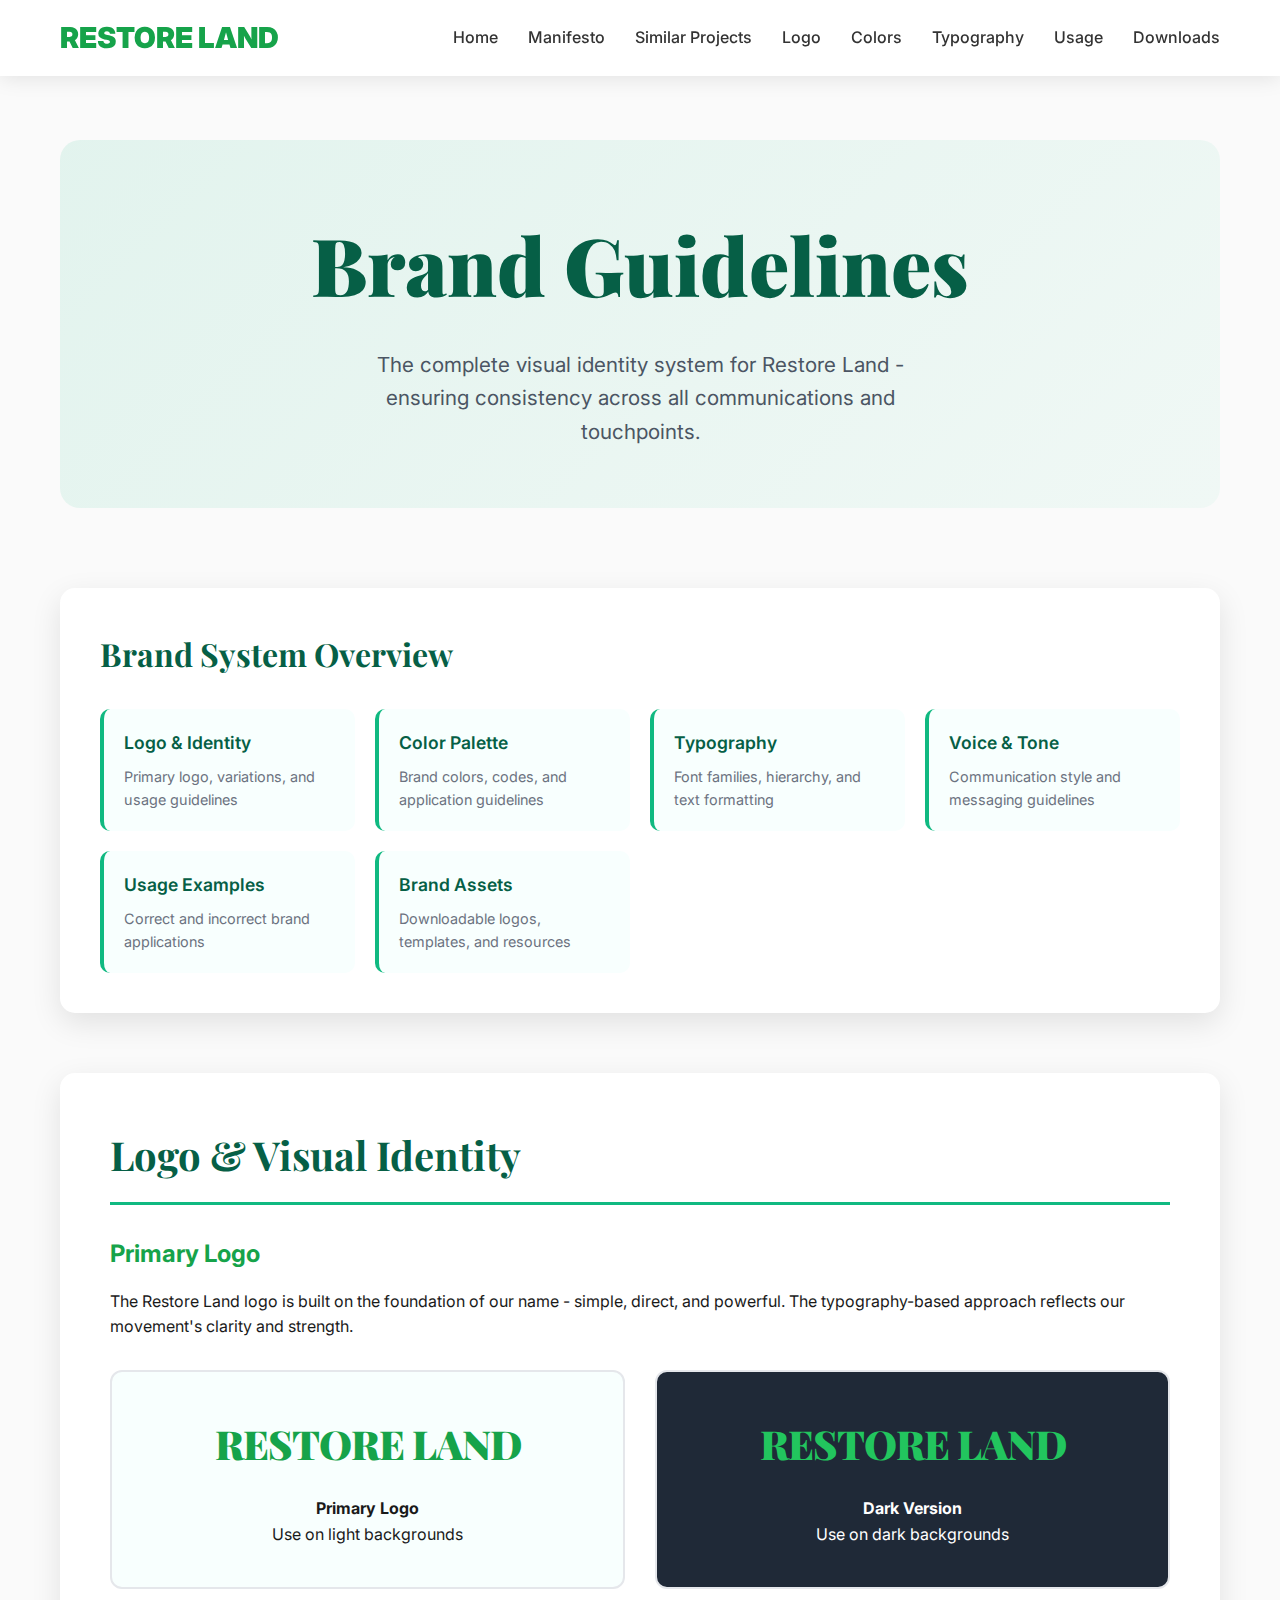
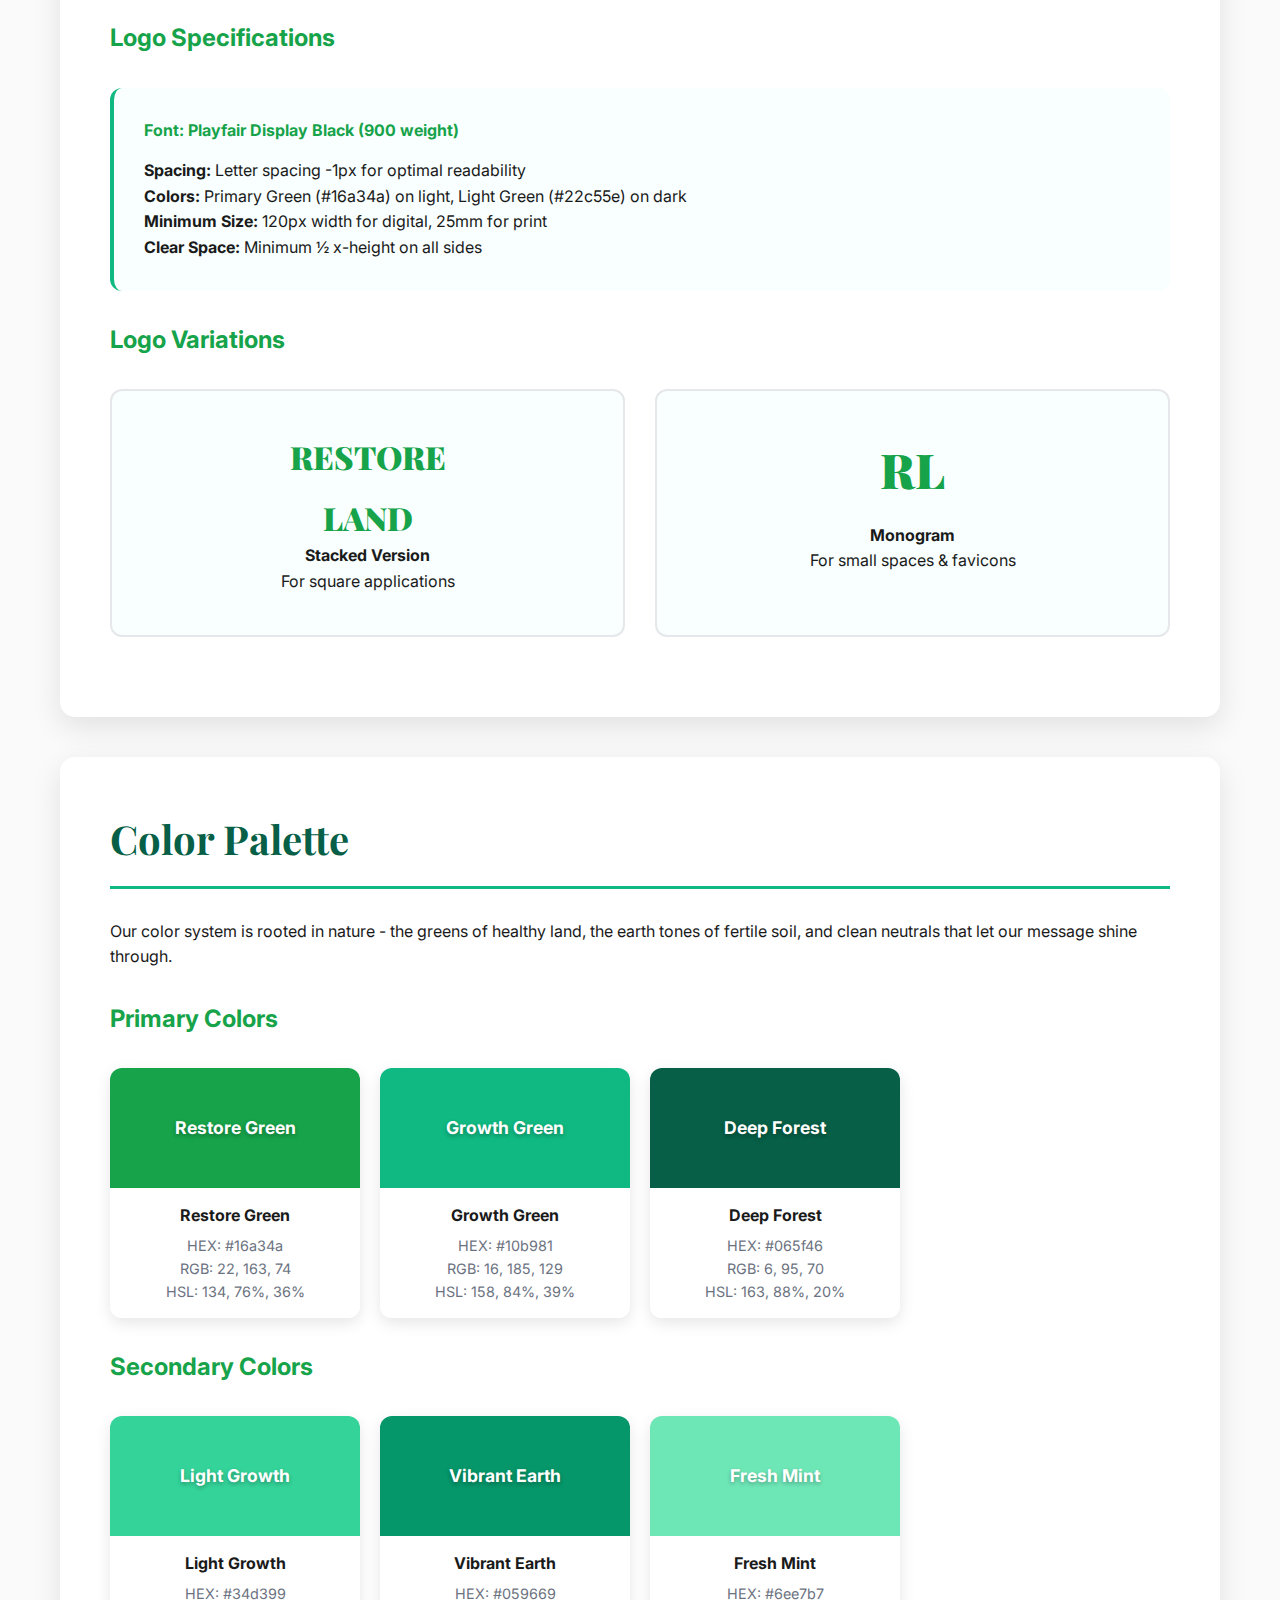
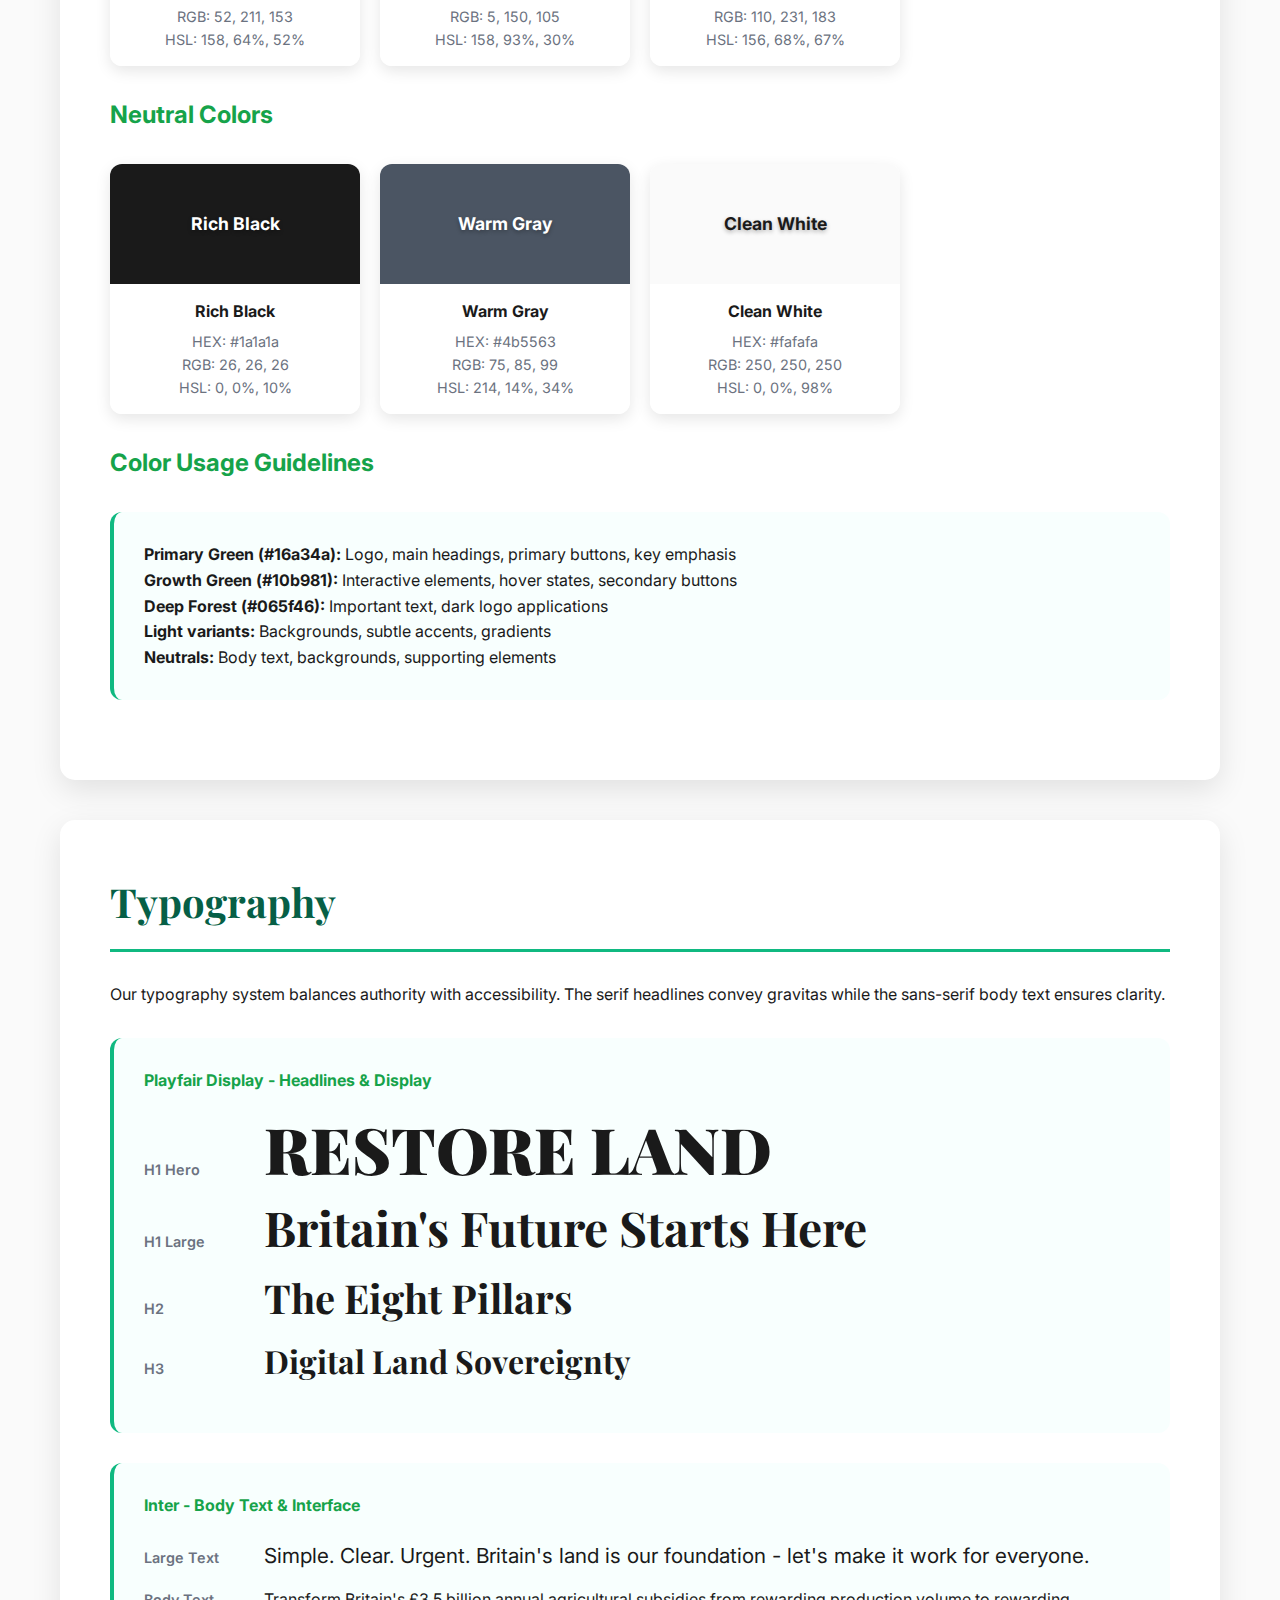
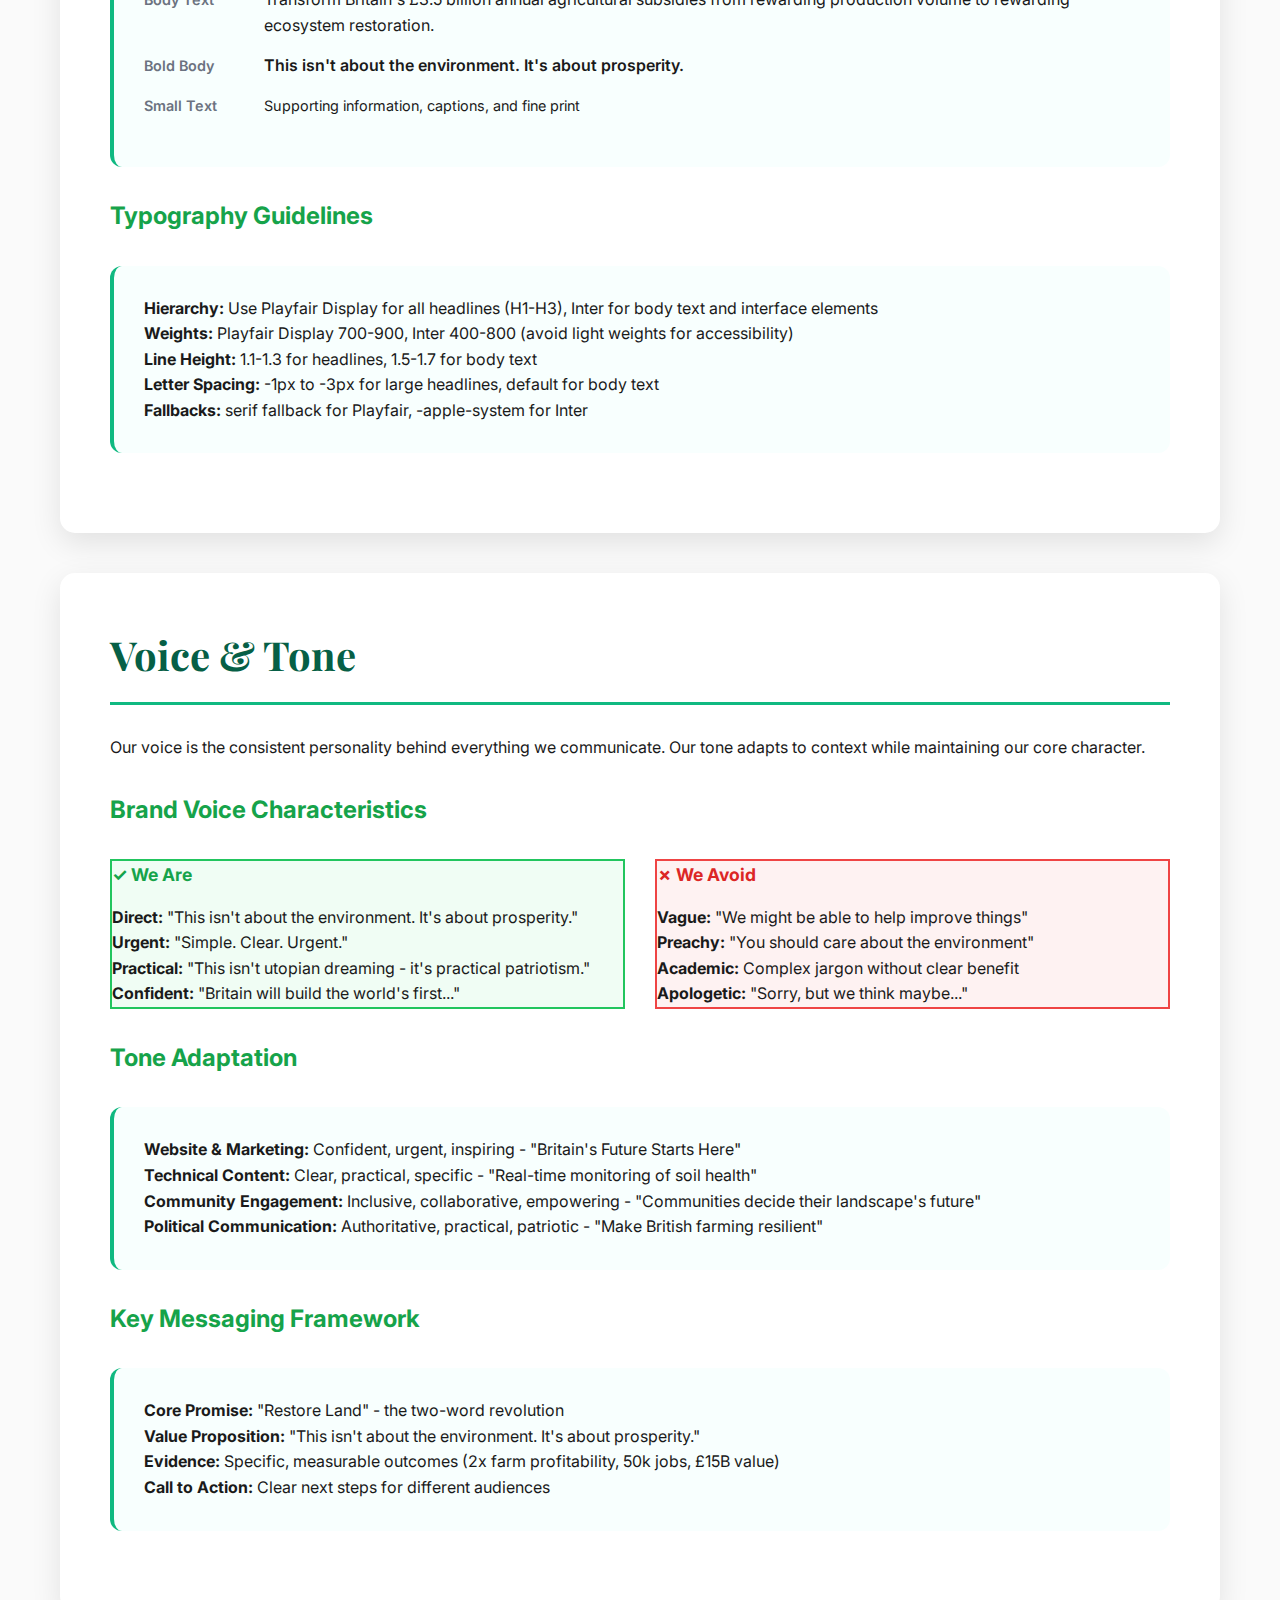
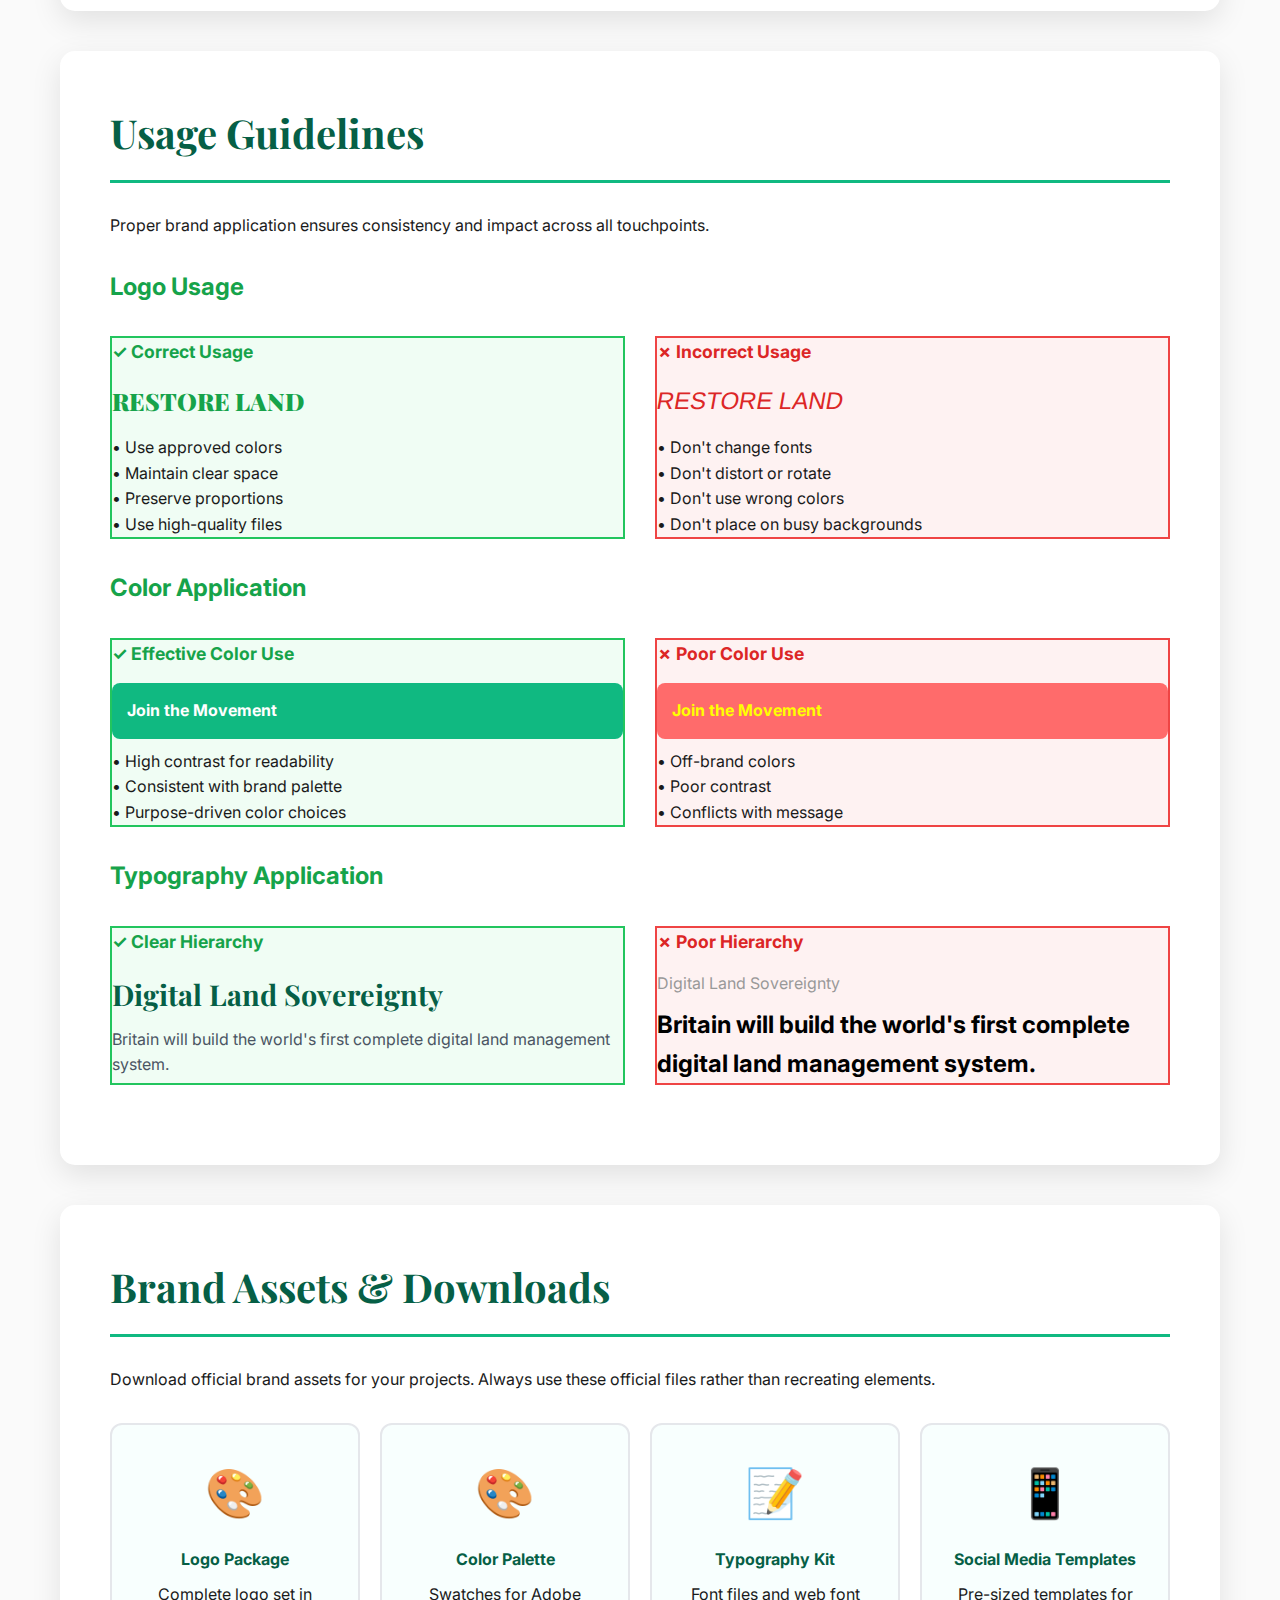
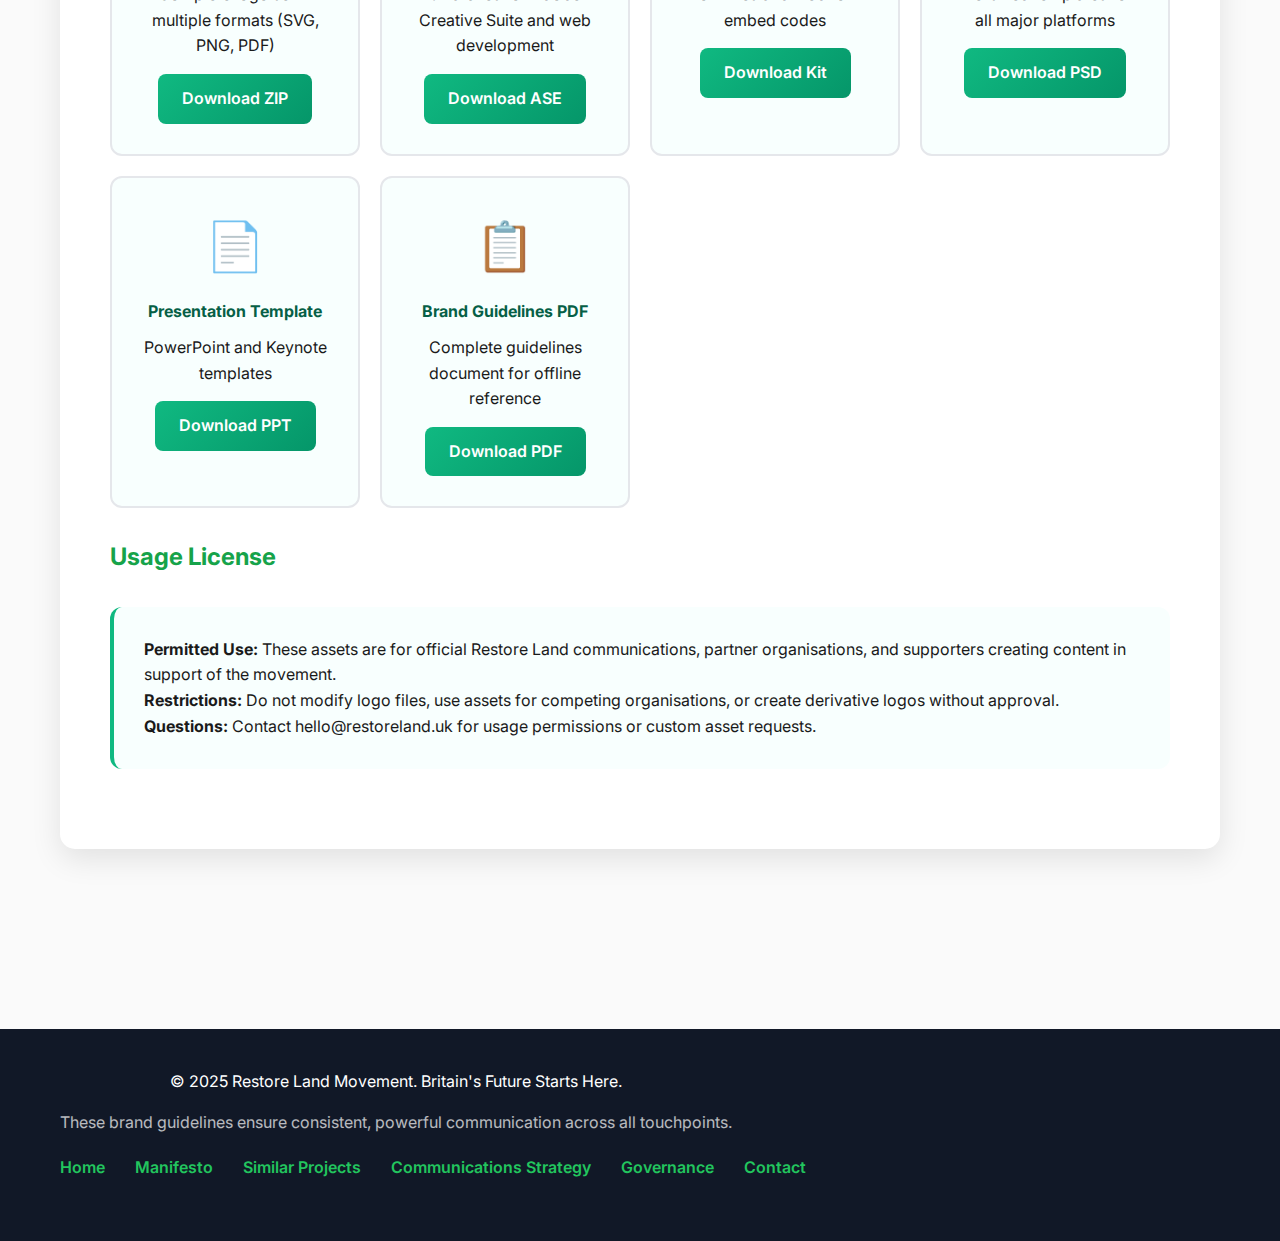
<file: brand-guidelines.html>
<!DOCTYPE html>
<html lang="en">
<head>
    <meta charset="UTF-8">
    <meta name="viewport" content="width=device-width, initial-scale=1.0">
    <title>Brand Guidelines - Restore Land</title>
    
    <!-- Favicon and Icons -->
    <link rel="icon" type="image/svg+xml" href="favicon.svg">
    <link rel="icon" type="image/svg+xml" sizes="32x32" href="favicon-32x32.svg">
    <link rel="apple-touch-icon" href="apple-touch-icon.svg">
    <link rel="manifest" href="site.webmanifest">
    <meta name="theme-color" content="#16a34a">
    
    <!-- Meta Tags -->
    <meta name="description" content="Complete brand guidelines for Restore Land - colors, typography, logo usage, and voice & tone for Britain's regenerative land movement.">
    <meta property="og:title" content="Brand Guidelines - Restore Land">
    <meta property="og:description" content="Complete brand guidelines for Restore Land - colors, typography, logo usage, and voice & tone for Britain's regenerative land movement.">
    <meta property="og:image" content="https://restoreland.uk/brand-assets/social-preview.jpg">
    <meta name="twitter:card" content="summary_large_image">
    <meta name="twitter:title" content="Brand Guidelines - Restore Land">
    <meta name="twitter:description" content="Complete brand guidelines for Restore Land - colors, typography, logo usage, and voice & tone for Britain's regenerative land movement.">
    
    <link href="https://fonts.googleapis.com/css2?family=Inter:wght@300;400;500;600;700;800;900&family=Playfair+Display:wght@400;700;900&display=swap" rel="stylesheet">
    <style>
        * {
            margin: 0;
            padding: 0;
            box-sizing: border-box;
        }

        body {
            font-family: 'Inter', -apple-system, BlinkMacSystemFont, sans-serif;
            line-height: 1.6;
            color: #1a1a1a;
            background-color: #fafafa;
        }

        /* Navigation */
        nav {
            background: rgba(255, 255, 255, 0.98);
            backdrop-filter: blur(10px);
            padding: 15px 0;
            box-shadow: 0 2px 20px rgba(0,0,0,0.1);
            position: fixed;
            top: 0;
            width: 100%;
            z-index: 1000;
        }

        .nav-container {
            max-width: 1200px;
            margin: 0 auto;
            display: flex;
            justify-content: space-between;
            align-items: center;
            padding: 0 20px;
        }

        .logo {
            font-size: 1.8rem;
            font-weight: 900;
            color: #16a34a;
            text-decoration: none;
        }

        .nav-links {
            display: flex;
            list-style: none;
            gap: 30px;
        }

        .nav-links a {
            text-decoration: none;
            color: #333;
            font-weight: 500;
            transition: color 0.3s ease;
        }

        .nav-links a:hover {
            color: #16a34a;
        }

        /* Main Content */
        .main-content {
            margin-top: 80px;
            padding: 60px 20px;
            max-width: 1200px;
            margin-left: auto;
            margin-right: auto;
        }

        .hero-section {
            text-align: center;
            margin-bottom: 80px;
            padding: 60px 0;
            background: linear-gradient(135deg, rgba(16, 185, 129, 0.1), rgba(52, 211, 153, 0.05));
            border-radius: 20px;
        }

        .hero-section h1 {
            font-family: 'Playfair Display', serif;
            font-size: clamp(3rem, 8vw, 5rem);
            font-weight: 900;
            color: #065f46;
            margin-bottom: 20px;
        }

        .hero-section p {
            font-size: 1.3rem;
            color: #4b5563;
            max-width: 600px;
            margin: 0 auto;
        }

        /* Table of Contents */
        .toc {
            background: white;
            border-radius: 15px;
            padding: 40px;
            margin-bottom: 60px;
            box-shadow: 0 10px 30px rgba(0,0,0,0.1);
        }

        .toc h2 {
            font-family: 'Playfair Display', serif;
            color: #065f46;
            margin-bottom: 30px;
            font-size: 2rem;
        }

        .toc-grid {
            display: grid;
            grid-template-columns: repeat(auto-fit, minmax(250px, 1fr));
            gap: 20px;
        }

        .toc-item {
            padding: 20px;
            background: #f8fffe;
            border-radius: 10px;
            border-left: 4px solid #10b981;
            transition: all 0.3s ease;
        }

        .toc-item:hover {
            transform: translateY(-2px);
            box-shadow: 0 5px 15px rgba(16, 185, 129, 0.2);
        }

        .toc-item a {
            text-decoration: none;
            color: #065f46;
            font-weight: 600;
            font-size: 1.1rem;
        }

        .toc-item p {
            color: #6b7280;
            margin-top: 8px;
            font-size: 0.9rem;
        }

        /* Section Styles */
        .brand-section {
            background: white;
            border-radius: 15px;
            padding: 50px;
            margin-bottom: 40px;
            box-shadow: 0 10px 30px rgba(0,0,0,0.1);
        }

        .brand-section h2 {
            font-family: 'Playfair Display', serif;
            color: #065f46;
            font-size: 2.5rem;
            margin-bottom: 30px;
            border-bottom: 3px solid #10b981;
            padding-bottom: 15px;
        }

        .brand-section h3 {
            color: #16a34a;
            font-size: 1.5rem;
            margin: 30px 0 15px 0;
            font-weight: 700;
        }

        /* Logo Section */
        .logo-showcase {
            display: grid;
            grid-template-columns: repeat(auto-fit, minmax(300px, 1fr));
            gap: 30px;
            margin: 30px 0;
        }

        .logo-variant {
            background: #f8fffe;
            padding: 40px;
            border-radius: 12px;
            text-align: center;
            border: 2px solid #e5e7eb;
        }

        .logo-variant.dark {
            background: #1f2937;
            color: white;
        }

        .logo-display {
            font-family: 'Playfair Display', serif;
            font-size: 2.5rem;
            font-weight: 900;
            color: #16a34a;
            margin-bottom: 20px;
            letter-spacing: -1px;
        }

        .logo-variant.dark .logo-display {
            color: #22c55e;
        }

        /* Color Palette */
        .color-grid {
            display: grid;
            grid-template-columns: repeat(auto-fill, minmax(200px, 1fr));
            gap: 20px;
            margin: 30px 0;
        }

        .color-swatch {
            text-align: center;
            border-radius: 12px;
            overflow: hidden;
            box-shadow: 0 5px 15px rgba(0,0,0,0.1);
        }

        .color-display {
            height: 120px;
            display: flex;
            align-items: center;
            justify-content: center;
            color: white;
            font-weight: 700;
            font-size: 1.1rem;
            text-shadow: 0 2px 4px rgba(0,0,0,0.3);
        }

        .color-info {
            background: white;
            padding: 15px;
        }

        .color-name {
            font-weight: 700;
            color: #1a1a1a;
            margin-bottom: 5px;
        }

        .color-codes {
            font-size: 0.9rem;
            color: #6b7280;
        }

        /* Typography */
        .font-example {
            margin: 30px 0;
            padding: 30px;
            background: #f8fffe;
            border-radius: 12px;
            border-left: 4px solid #10b981;
        }

        .font-family {
            font-weight: 700;
            color: #16a34a;
            margin-bottom: 15px;
        }

        .type-scale {
            margin: 20px 0;
        }

        .type-example {
            margin: 15px 0;
            display: flex;
            align-items: baseline;
            gap: 20px;
        }

        .type-label {
            min-width: 100px;
            font-size: 0.9rem;
            color: #6b7280;
            font-weight: 600;
        }

        .type-sample {
            flex: 1;
        }

        /* Usage Examples */
        .usage-grid {
            display: grid;
            grid-template-columns: 1fr 1fr;
            gap: 30px;
            margin: 30px 0;
        }

        .usage-example {
            padding: 30px;
            border-radius: 12px;
            text-align: center;
        }

        .usage-do {
            background: #f0fdf4;
            border: 2px solid #22c55e;
        }

        .usage-dont {
            background: #fef2f2;
            border: 2px solid #ef4444;
        }

        .usage-title {
            font-weight: 700;
            margin-bottom: 15px;
            font-size: 1.1rem;
        }

        .usage-do .usage-title {
            color: #16a34a;
        }

        .usage-dont .usage-title {
            color: #dc2626;
        }

        /* Download Section */
        .download-grid {
            display: grid;
            grid-template-columns: repeat(auto-fit, minmax(250px, 1fr));
            gap: 20px;
            margin: 30px 0;
        }

        .download-item {
            background: #f8fffe;
            padding: 30px;
            border-radius: 12px;
            text-align: center;
            border: 2px solid #e5e7eb;
            transition: all 0.3s ease;
        }

        .download-item:hover {
            border-color: #10b981;
            transform: translateY(-2px);
            box-shadow: 0 10px 25px rgba(16, 185, 129, 0.2);
        }

        .download-icon {
            font-size: 3rem;
            margin-bottom: 15px;
        }

        .download-title {
            font-weight: 700;
            color: #065f46;
            margin-bottom: 10px;
        }

        .download-btn {
            background: linear-gradient(135deg, #10b981, #059669);
            color: white;
            padding: 12px 24px;
            border: none;
            border-radius: 8px;
            font-weight: 600;
            cursor: pointer;
            transition: all 0.3s ease;
            text-decoration: none;
            display: inline-block;
            margin-top: 15px;
        }

        .download-btn:hover {
            background: linear-gradient(135deg, #059669, #047857);
            transform: translateY(-2px);
            box-shadow: 0 5px 15px rgba(16, 185, 129, 0.4);
        }

        /* Footer */
        .footer {
            background: #111827;
            color: white;
            text-align: center;
            padding: 40px 20px;
            margin-top: 80px;
        }

        /* Mobile Responsiveness */
        @media (max-width: 768px) {
            .nav-links {
                display: none;
            }

            .logo-showcase {
                grid-template-columns: 1fr;
            }

            .color-grid {
                grid-template-columns: repeat(auto-fill, minmax(150px, 1fr));
            }

            .usage-grid {
                grid-template-columns: 1fr;
            }

            .type-example {
                flex-direction: column;
                align-items: flex-start;
                gap: 10px;
            }

            .brand-section {
                padding: 30px 20px;
            }
        }
    </style>
</head>
<body>
    <!-- Navigation -->
    <nav>
        <div class="nav-container">
            <a href="index.html" class="logo">RESTORE LAND</a>
            <ul class="nav-links">
                <li><a href="index.html">Home</a></li>
                <li><a href="manifesto.html">Manifesto</a></li>
                <li><a href="similar-projects.html">Similar Projects</a></li>
                <li><a href="#logo">Logo</a></li>
                <li><a href="#colors">Colors</a></li>
                <li><a href="#typography">Typography</a></li>
                <li><a href="#usage">Usage</a></li>
                <li><a href="#downloads">Downloads</a></li>
            </ul>
        </div>
    </nav>

    <!-- Main Content -->
    <div class="main-content">
        <!-- Hero Section -->
        <div class="hero-section">
            <h1>Brand Guidelines</h1>
            <p>The complete visual identity system for Restore Land - ensuring consistency across all communications and touchpoints.</p>
        </div>

        <!-- Table of Contents -->
        <div class="toc">
            <h2>Brand System Overview</h2>
            <div class="toc-grid">
                <div class="toc-item">
                    <a href="#logo">Logo & Identity</a>
                    <p>Primary logo, variations, and usage guidelines</p>
                </div>
                <div class="toc-item">
                    <a href="#colors">Color Palette</a>
                    <p>Brand colors, codes, and application guidelines</p>
                </div>
                <div class="toc-item">
                    <a href="#typography">Typography</a>
                    <p>Font families, hierarchy, and text formatting</p>
                </div>
                <div class="toc-item">
                    <a href="#voice">Voice & Tone</a>
                    <p>Communication style and messaging guidelines</p>
                </div>
                <div class="toc-item">
                    <a href="#usage">Usage Examples</a>
                    <p>Correct and incorrect brand applications</p>
                </div>
                <div class="toc-item">
                    <a href="#downloads">Brand Assets</a>
                    <p>Downloadable logos, templates, and resources</p>
                </div>
            </div>
        </div>

        <!-- Logo Section -->
        <div id="logo" class="brand-section">
            <h2>Logo & Visual Identity</h2>
            
            <h3>Primary Logo</h3>
            <p>The Restore Land logo is built on the foundation of our name - simple, direct, and powerful. The typography-based approach reflects our movement's clarity and strength.</p>
            
            <div class="logo-showcase">
                <div class="logo-variant">
                    <div class="logo-display">RESTORE LAND</div>
                    <p><strong>Primary Logo</strong><br>Use on light backgrounds</p>
                </div>
                <div class="logo-variant dark">
                    <div class="logo-display">RESTORE LAND</div>
                    <p><strong>Dark Version</strong><br>Use on dark backgrounds</p>
                </div>
            </div>

            <h3>Logo Specifications</h3>
            <div class="font-example">
                <div class="font-family">Font: Playfair Display Black (900 weight)</div>
                <p><strong>Spacing:</strong> Letter spacing -1px for optimal readability</p>
                <p><strong>Colors:</strong> Primary Green (#16a34a) on light, Light Green (#22c55e) on dark</p>
                <p><strong>Minimum Size:</strong> 120px width for digital, 25mm for print</p>
                <p><strong>Clear Space:</strong> Minimum ½ x-height on all sides</p>
            </div>

            <h3>Logo Variations</h3>
            <div class="logo-showcase">
                <div class="logo-variant">
                    <div style="font-family: 'Playfair Display', serif; font-size: 2rem; font-weight: 900; color: #16a34a; margin-bottom: 10px;">RESTORE</div>
                    <div style="font-family: 'Playfair Display', serif; font-size: 2rem; font-weight: 900; color: #16a34a;">LAND</div>
                    <p><strong>Stacked Version</strong><br>For square applications</p>
                </div>
                <div class="logo-variant">
                    <div style="font-family: 'Playfair Display', serif; font-size: 3rem; font-weight: 900; color: #16a34a; margin-bottom: 15px;">RL</div>
                    <p><strong>Monogram</strong><br>For small spaces & favicons</p>
                </div>
            </div>
        </div>

        <!-- Color Section -->
        <div id="colors" class="brand-section">
            <h2>Color Palette</h2>
            <p>Our color system is rooted in nature - the greens of healthy land, the earth tones of fertile soil, and clean neutrals that let our message shine through.</p>

            <h3>Primary Colors</h3>
            <div class="color-grid">
                <div class="color-swatch">
                    <div class="color-display" style="background: #16a34a;">Restore Green</div>
                    <div class="color-info">
                        <div class="color-name">Restore Green</div>
                        <div class="color-codes">
                            HEX: #16a34a<br>
                            RGB: 22, 163, 74<br>
                            HSL: 134, 76%, 36%
                        </div>
                    </div>
                </div>
                <div class="color-swatch">
                    <div class="color-display" style="background: #10b981;">Growth Green</div>
                    <div class="color-info">
                        <div class="color-name">Growth Green</div>
                        <div class="color-codes">
                            HEX: #10b981<br>
                            RGB: 16, 185, 129<br>
                            HSL: 158, 84%, 39%
                        </div>
                    </div>
                </div>
                <div class="color-swatch">
                    <div class="color-display" style="background: #065f46;">Deep Forest</div>
                    <div class="color-info">
                        <div class="color-name">Deep Forest</div>
                        <div class="color-codes">
                            HEX: #065f46<br>
                            RGB: 6, 95, 70<br>
                            HSL: 163, 88%, 20%
                        </div>
                    </div>
                </div>
            </div>

            <h3>Secondary Colors</h3>
            <div class="color-grid">
                <div class="color-swatch">
                    <div class="color-display" style="background: #34d399;">Light Growth</div>
                    <div class="color-info">
                        <div class="color-name">Light Growth</div>
                        <div class="color-codes">
                            HEX: #34d399<br>
                            RGB: 52, 211, 153<br>
                            HSL: 158, 64%, 52%
                        </div>
                    </div>
                </div>
                <div class="color-swatch">
                    <div class="color-display" style="background: #059669;">Vibrant Earth</div>
                    <div class="color-info">
                        <div class="color-name">Vibrant Earth</div>
                        <div class="color-codes">
                            HEX: #059669<br>
                            RGB: 5, 150, 105<br>
                            HSL: 158, 93%, 30%
                        </div>
                    </div>
                </div>
                <div class="color-swatch">
                    <div class="color-display" style="background: #6ee7b7;">Fresh Mint</div>
                    <div class="color-info">
                        <div class="color-name">Fresh Mint</div>
                        <div class="color-codes">
                            HEX: #6ee7b7<br>
                            RGB: 110, 231, 183<br>
                            HSL: 156, 68%, 67%
                        </div>
                    </div>
                </div>
            </div>

            <h3>Neutral Colors</h3>
            <div class="color-grid">
                <div class="color-swatch">
                    <div class="color-display" style="background: #1a1a1a;">Rich Black</div>
                    <div class="color-info">
                        <div class="color-name">Rich Black</div>
                        <div class="color-codes">
                            HEX: #1a1a1a<br>
                            RGB: 26, 26, 26<br>
                            HSL: 0, 0%, 10%
                        </div>
                    </div>
                </div>
                <div class="color-swatch">
                    <div class="color-display" style="background: #4b5563;">Warm Gray</div>
                    <div class="color-info">
                        <div class="color-name">Warm Gray</div>
                        <div class="color-codes">
                            HEX: #4b5563<br>
                            RGB: 75, 85, 99<br>
                            HSL: 214, 14%, 34%
                        </div>
                    </div>
                </div>
                <div class="color-swatch">
                    <div class="color-display" style="background: #fafafa; color: #1a1a1a;">Clean White</div>
                    <div class="color-info">
                        <div class="color-name">Clean White</div>
                        <div class="color-codes">
                            HEX: #fafafa<br>
                            RGB: 250, 250, 250<br>
                            HSL: 0, 0%, 98%
                        </div>
                    </div>
                </div>
            </div>

            <h3>Color Usage Guidelines</h3>
            <div class="font-example">
                <p><strong>Primary Green (#16a34a):</strong> Logo, main headings, primary buttons, key emphasis</p>
                <p><strong>Growth Green (#10b981):</strong> Interactive elements, hover states, secondary buttons</p>
                <p><strong>Deep Forest (#065f46):</strong> Important text, dark logo applications</p>
                <p><strong>Light variants:</strong> Backgrounds, subtle accents, gradients</p>
                <p><strong>Neutrals:</strong> Body text, backgrounds, supporting elements</p>
            </div>
        </div>

        <!-- Typography Section -->
        <div id="typography" class="brand-section">
            <h2>Typography</h2>
            <p>Our typography system balances authority with accessibility. The serif headlines convey gravitas while the sans-serif body text ensures clarity.</p>

            <div class="font-example">
                <div class="font-family">Playfair Display - Headlines & Display</div>
                <div class="type-scale">
                    <div class="type-example">
                        <div class="type-label">H1 Hero</div>
                        <div class="type-sample" style="font-family: 'Playfair Display', serif; font-size: 4rem; font-weight: 900; line-height: 1.1;">RESTORE LAND</div>
                    </div>
                    <div class="type-example">
                        <div class="type-label">H1 Large</div>
                        <div class="type-sample" style="font-family: 'Playfair Display', serif; font-size: 3rem; font-weight: 700; line-height: 1.2;">Britain's Future Starts Here</div>
                    </div>
                    <div class="type-example">
                        <div class="type-label">H2</div>
                        <div class="type-sample" style="font-family: 'Playfair Display', serif; font-size: 2.5rem; font-weight: 700; line-height: 1.3;">The Eight Pillars</div>
                    </div>
                    <div class="type-example">
                        <div class="type-label">H3</div>
                        <div class="type-sample" style="font-family: 'Playfair Display', serif; font-size: 2rem; font-weight: 700; line-height: 1.4;">Digital Land Sovereignty</div>
                    </div>
                </div>
            </div>

            <div class="font-example">
                <div class="font-family">Inter - Body Text & Interface</div>
                <div class="type-scale">
                    <div class="type-example">
                        <div class="type-label">Large Text</div>
                        <div class="type-sample" style="font-size: 1.3rem; font-weight: 400; line-height: 1.6;">Simple. Clear. Urgent. Britain's land is our foundation - let's make it work for everyone.</div>
                    </div>
                    <div class="type-example">
                        <div class="type-label">Body Text</div>
                        <div class="type-sample" style="font-size: 1rem; font-weight: 400; line-height: 1.6;">Transform Britain's £3.5 billion annual agricultural subsidies from rewarding production volume to rewarding ecosystem restoration.</div>
                    </div>
                    <div class="type-example">
                        <div class="type-label">Bold Body</div>
                        <div class="type-sample" style="font-size: 1rem; font-weight: 600; line-height: 1.6;">This isn't about the environment. It's about prosperity.</div>
                    </div>
                    <div class="type-example">
                        <div class="type-label">Small Text</div>
                        <div class="type-sample" style="font-size: 0.9rem; font-weight: 400; line-height: 1.5;">Supporting information, captions, and fine print</div>
                    </div>
                </div>
            </div>

            <h3>Typography Guidelines</h3>
            <div class="font-example">
                <p><strong>Hierarchy:</strong> Use Playfair Display for all headlines (H1-H3), Inter for body text and interface elements</p>
                <p><strong>Weights:</strong> Playfair Display 700-900, Inter 400-800 (avoid light weights for accessibility)</p>
                <p><strong>Line Height:</strong> 1.1-1.3 for headlines, 1.5-1.7 for body text</p>
                <p><strong>Letter Spacing:</strong> -1px to -3px for large headlines, default for body text</p>
                <p><strong>Fallbacks:</strong> serif fallback for Playfair, -apple-system for Inter</p>
            </div>
        </div>

        <!-- Voice & Tone Section -->
        <div id="voice" class="brand-section">
            <h2>Voice & Tone</h2>
            <p>Our voice is the consistent personality behind everything we communicate. Our tone adapts to context while maintaining our core character.</p>

            <h3>Brand Voice Characteristics</h3>
            <div class="usage-grid">
                <div class="usage-do">
                    <div class="usage-title">✓ We Are</div>
                    <p><strong>Direct:</strong> "This isn't about the environment. It's about prosperity."</p>
                    <p><strong>Urgent:</strong> "Simple. Clear. Urgent."</p>
                    <p><strong>Practical:</strong> "This isn't utopian dreaming - it's practical patriotism."</p>
                    <p><strong>Confident:</strong> "Britain will build the world's first..."</p>
                </div>
                <div class="usage-dont">
                    <div class="usage-title">✗ We Avoid</div>
                    <p><strong>Vague:</strong> "We might be able to help improve things"</p>
                    <p><strong>Preachy:</strong> "You should care about the environment"</p>
                    <p><strong>Academic:</strong> Complex jargon without clear benefit</p>
                    <p><strong>Apologetic:</strong> "Sorry, but we think maybe..."</p>
                </div>
            </div>

            <h3>Tone Adaptation</h3>
            <div class="font-example">
                <p><strong>Website & Marketing:</strong> Confident, urgent, inspiring - "Britain's Future Starts Here"</p>
                <p><strong>Technical Content:</strong> Clear, practical, specific - "Real-time monitoring of soil health"</p>
                <p><strong>Community Engagement:</strong> Inclusive, collaborative, empowering - "Communities decide their landscape's future"</p>
                <p><strong>Political Communication:</strong> Authoritative, practical, patriotic - "Make British farming resilient"</p>
            </div>

            <h3>Key Messaging Framework</h3>
            <div class="font-example">
                <p><strong>Core Promise:</strong> "Restore Land" - the two-word revolution</p>
                <p><strong>Value Proposition:</strong> "This isn't about the environment. It's about prosperity."</p>
                <p><strong>Evidence:</strong> Specific, measurable outcomes (2x farm profitability, 50k jobs, £15B value)</p>
                <p><strong>Call to Action:</strong> Clear next steps for different audiences</p>
            </div>
        </div>

        <!-- Usage Examples Section -->
        <div id="usage" class="brand-section">
            <h2>Usage Guidelines</h2>
            <p>Proper brand application ensures consistency and impact across all touchpoints.</p>

            <h3>Logo Usage</h3>
            <div class="usage-grid">
                <div class="usage-do">
                    <div class="usage-title">✓ Correct Usage</div>
                    <div style="font-family: 'Playfair Display', serif; font-weight: 900; color: #16a34a; font-size: 1.5rem; margin: 15px 0;">RESTORE LAND</div>
                    <p>• Use approved colors</p>
                    <p>• Maintain clear space</p>
                    <p>• Preserve proportions</p>
                    <p>• Use high-quality files</p>
                </div>
                <div class="usage-dont">
                    <div class="usage-title">✗ Incorrect Usage</div>
                    <div style="font-family: Arial, sans-serif; color: #dc2626; font-size: 1.5rem; margin: 15px 0; transform: skew(-10deg);">RESTORE LAND</div>
                    <p>• Don't change fonts</p>
                    <p>• Don't distort or rotate</p>
                    <p>• Don't use wrong colors</p>
                    <p>• Don't place on busy backgrounds</p>
                </div>
            </div>

            <h3>Color Application</h3>
            <div class="usage-grid">
                <div class="usage-do">
                    <div class="usage-title">✓ Effective Color Use</div>
                    <div style="background: #10b981; color: white; padding: 15px; border-radius: 8px; margin: 10px 0;">
                        <strong>Join the Movement</strong>
                    </div>
                    <p>• High contrast for readability</p>
                    <p>• Consistent with brand palette</p>
                    <p>• Purpose-driven color choices</p>
                </div>
                <div class="usage-dont">
                    <div class="usage-title">✗ Poor Color Use</div>
                    <div style="background: #ff6b6b; color: #ffff00; padding: 15px; border-radius: 8px; margin: 10px 0;">
                        <strong>Join the Movement</strong>
                    </div>
                    <p>• Off-brand colors</p>
                    <p>• Poor contrast</p>
                    <p>• Conflicts with message</p>
                </div>
            </div>

            <h3>Typography Application</h3>
            <div class="usage-grid">
                <div class="usage-do">
                    <div class="usage-title">✓ Clear Hierarchy</div>
                    <div style="font-family: 'Playfair Display', serif; font-size: 1.8rem; font-weight: 700; color: #065f46; margin-bottom: 10px;">Digital Land Sovereignty</div>
                    <div style="font-size: 1rem; line-height: 1.6; color: #4b5563;">Britain will build the world's first complete digital land management system.</div>
                </div>
                <div class="usage-dont">
                    <div class="usage-title">✗ Poor Hierarchy</div>
                    <div style="font-size: 1rem; font-weight: 400; color: #999; margin-bottom: 10px;">Digital Land Sovereignty</div>
                    <div style="font-size: 1.5rem; font-weight: 700; color: #000;">Britain will build the world's first complete digital land management system.</div>
                </div>
            </div>
        </div>

        <!-- Downloads Section -->
        <div id="downloads" class="brand-section">
            <h2>Brand Assets & Downloads</h2>
            <p>Download official brand assets for your projects. Always use these official files rather than recreating elements.</p>

            <div class="download-grid">
                <div class="download-item">
                    <div class="download-icon">🎨</div>
                    <div class="download-title">Logo Package</div>
                    <p>Complete logo set in multiple formats (SVG, PNG, PDF)</p>
                    <a href="#" class="download-btn">Download ZIP</a>
                </div>

                <div class="download-item">
                    <div class="download-icon">🎨</div>
                    <div class="download-title">Color Palette</div>
                    <p>Swatches for Adobe Creative Suite and web development</p>
                    <a href="#" class="download-btn">Download ASE</a>
                </div>

                <div class="download-item">
                    <div class="download-icon">📝</div>
                    <div class="download-title">Typography Kit</div>
                    <p>Font files and web font embed codes</p>
                    <a href="#" class="download-btn">Download Kit</a>
                </div>

                <div class="download-item">
                    <div class="download-icon">📱</div>
                    <div class="download-title">Social Media Templates</div>
                    <p>Pre-sized templates for all major platforms</p>
                    <a href="#" class="download-btn">Download PSD</a>
                </div>

                <div class="download-item">
                    <div class="download-icon">📄</div>
                    <div class="download-title">Presentation Template</div>
                    <p>PowerPoint and Keynote templates</p>
                    <a href="#" class="download-btn">Download PPT</a>
                </div>

                <div class="download-item">
                    <div class="download-icon">📋</div>
                    <div class="download-title">Brand Guidelines PDF</div>
                    <p>Complete guidelines document for offline reference</p>
                    <a href="#" class="download-btn">Download PDF</a>
                </div>
            </div>

            <h3>Usage License</h3>
            <div class="font-example">
                <p><strong>Permitted Use:</strong> These assets are for official Restore Land communications, partner organisations, and supporters creating content in support of the movement.</p>
                <p><strong>Restrictions:</strong> Do not modify logo files, use assets for competing organisations, or create derivative logos without approval.</p>
                <p><strong>Questions:</strong> Contact hello@restoreland.uk for usage permissions or custom asset requests.</p>
            </div>
        </div>
    </div>

    <!-- Footer -->
    <footer class="footer">
        <div style="max-width: 1200px; margin: 0 auto; padding: 0 20px;">
            <div style="display: flex; justify-content: space-between; align-items: center; flex-wrap: wrap; gap: 20px; margin-bottom: 20px;">
                <div>
                    <p>&copy; 2025 Restore Land Movement. Britain's Future Starts Here.</p>
                    <p style="margin-top: 15px; opacity: 0.7;">These brand guidelines ensure consistent, powerful communication across all touchpoints.</p>
                </div>
                <div style="display: flex; gap: 30px; flex-wrap: wrap;">
                    <a href="index.html" style="color: #22c55e; text-decoration: none; font-weight: 600; transition: all 0.3s ease;">Home</a>
                    <a href="manifesto.html" style="color: #22c55e; text-decoration: none; font-weight: 600; transition: all 0.3s ease;">Manifesto</a>
                    <a href="similar-projects.html" style="color: #22c55e; text-decoration: none; font-weight: 600; transition: all 0.3s ease;">Similar Projects</a>
                    <a href="communications-strategy.html" style="color: #22c55e; text-decoration: none; font-weight: 600; transition: all 0.3s ease;">Communications Strategy</a>
                    <a href="governance.html" style="color: #22c55e; text-decoration: none; font-weight: 600; transition: all 0.3s ease;">Governance</a>
                    <a href="mailto:hello@restoreland.uk" style="color: #22c55e; text-decoration: none; font-weight: 600; transition: all 0.3s ease;">Contact</a>
                </div>
            </div>
        </div>
    </footer>

    <script>
        // Smooth scroll for navigation links
        document.querySelectorAll('a[href^="#"]').forEach(anchor => {
            anchor.addEventListener('click', function (e) {
                e.preventDefault();
                const target = document.querySelector(this.getAttribute('href'));
                if (target) {
                    target.scrollIntoView({
                        behavior: 'smooth',
                        block: 'start'
                    });
                }
            });
        });

        // Add active state to navigation based on scroll position
        window.addEventListener('scroll', function() {
            const sections = document.querySelectorAll('.brand-section[id]');
            const navLinks = document.querySelectorAll('.nav-links a[href^="#"]');
            
            let current = '';
            sections.forEach(section => {
                const sectionTop = section.offsetTop - 100;
                if (window.scrollY >= sectionTop) {
                    current = section.getAttribute('id');
                }
            });

            navLinks.forEach(link => {
                link.classList.remove('active');
                if (link.getAttribute('href') === '#' + current) {
                    link.classList.add('active');
                }
            });
        });

        // Placeholder for download functionality
        document.querySelectorAll('.download-btn').forEach(btn => {
            btn.addEventListener('click', function(e) {
                e.preventDefault();
                alert('Brand assets will be available for download soon. Contact hello@restoreland.uk for immediate access.');
            });
        });
    </script>
</body>
</html>
</file>
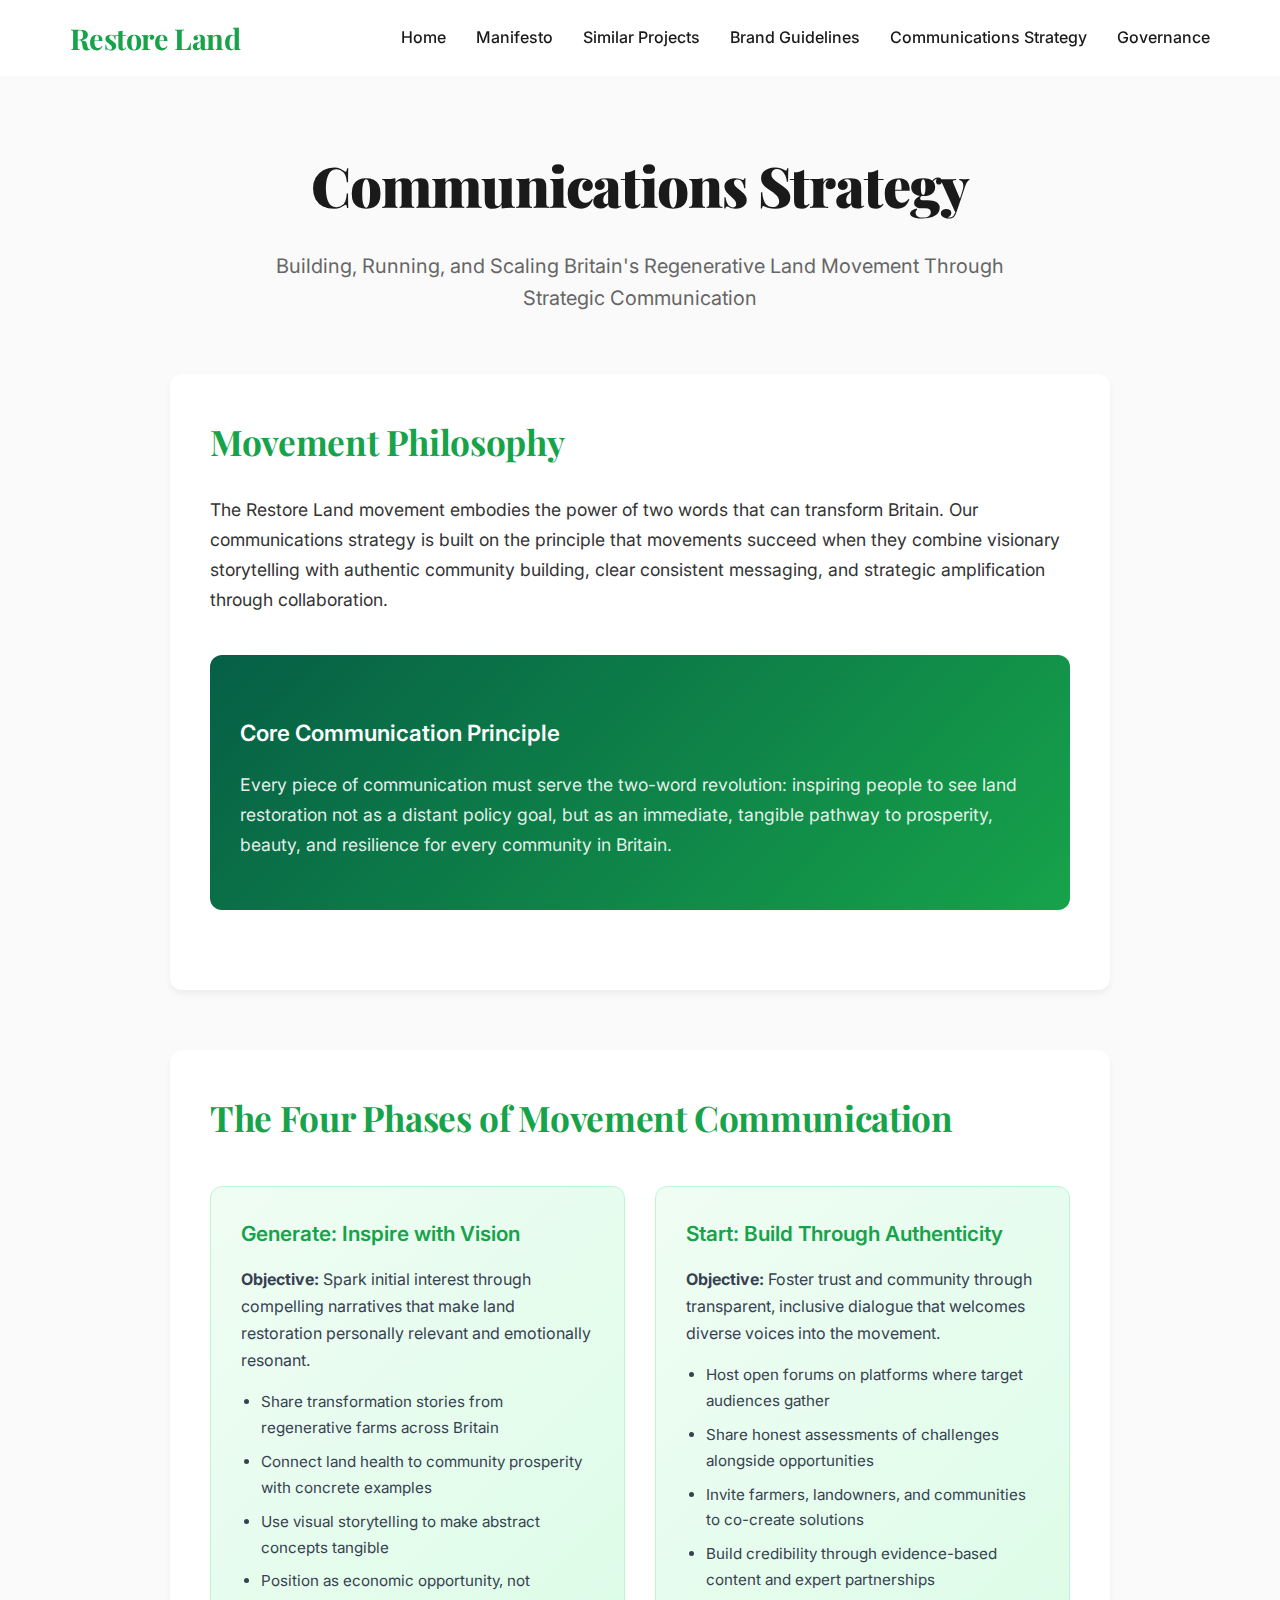
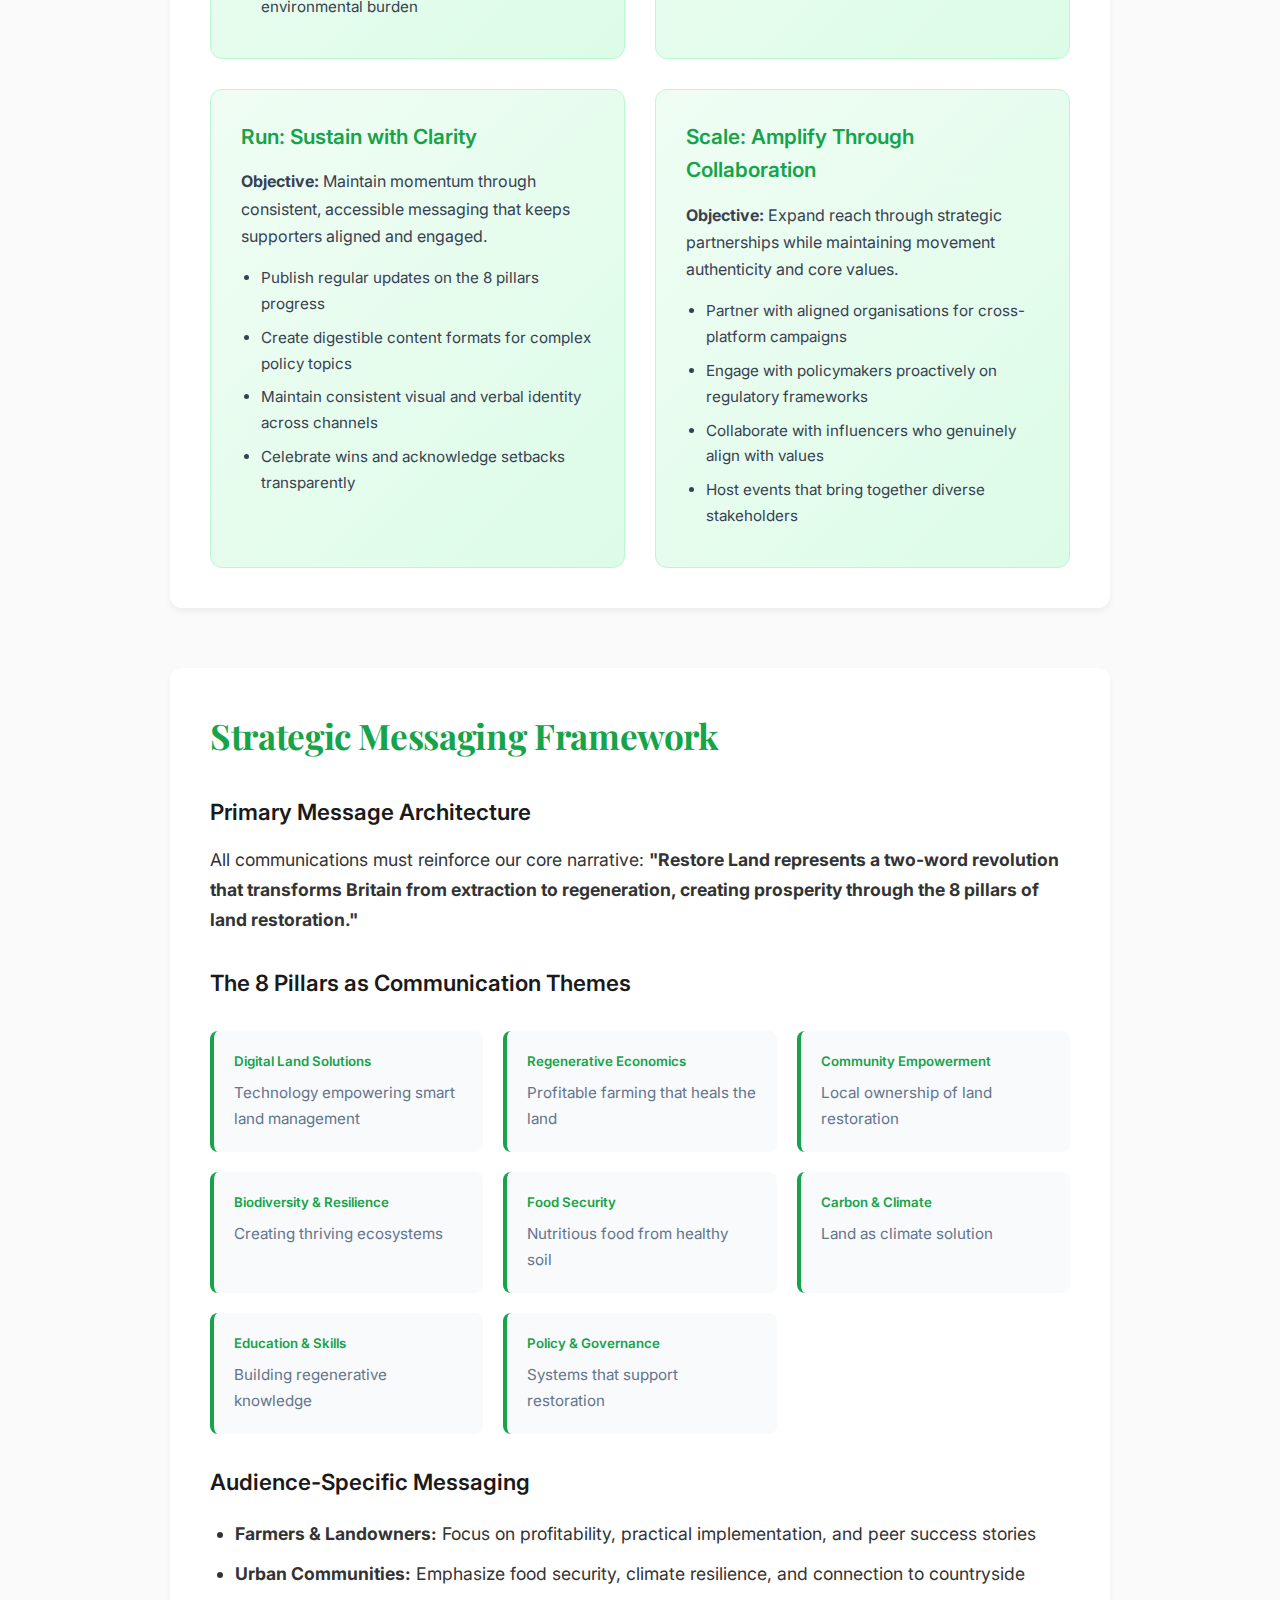
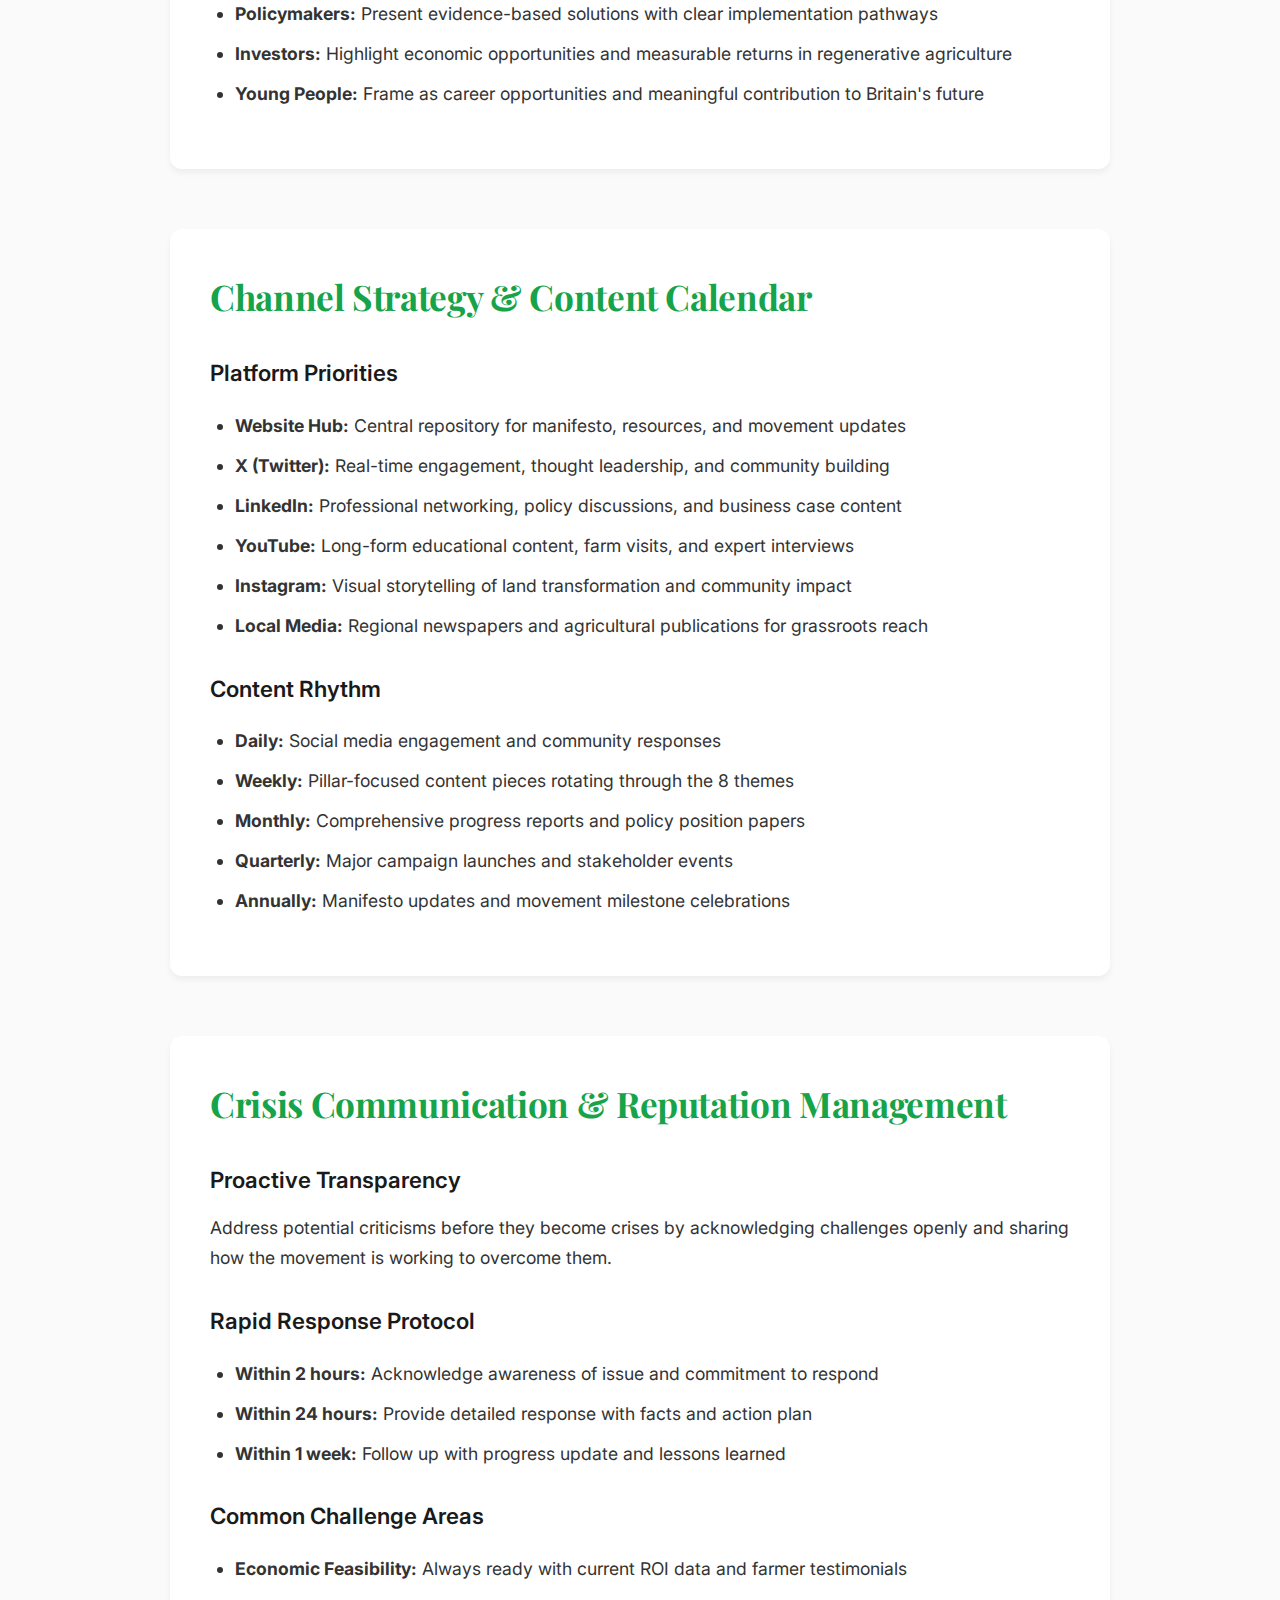
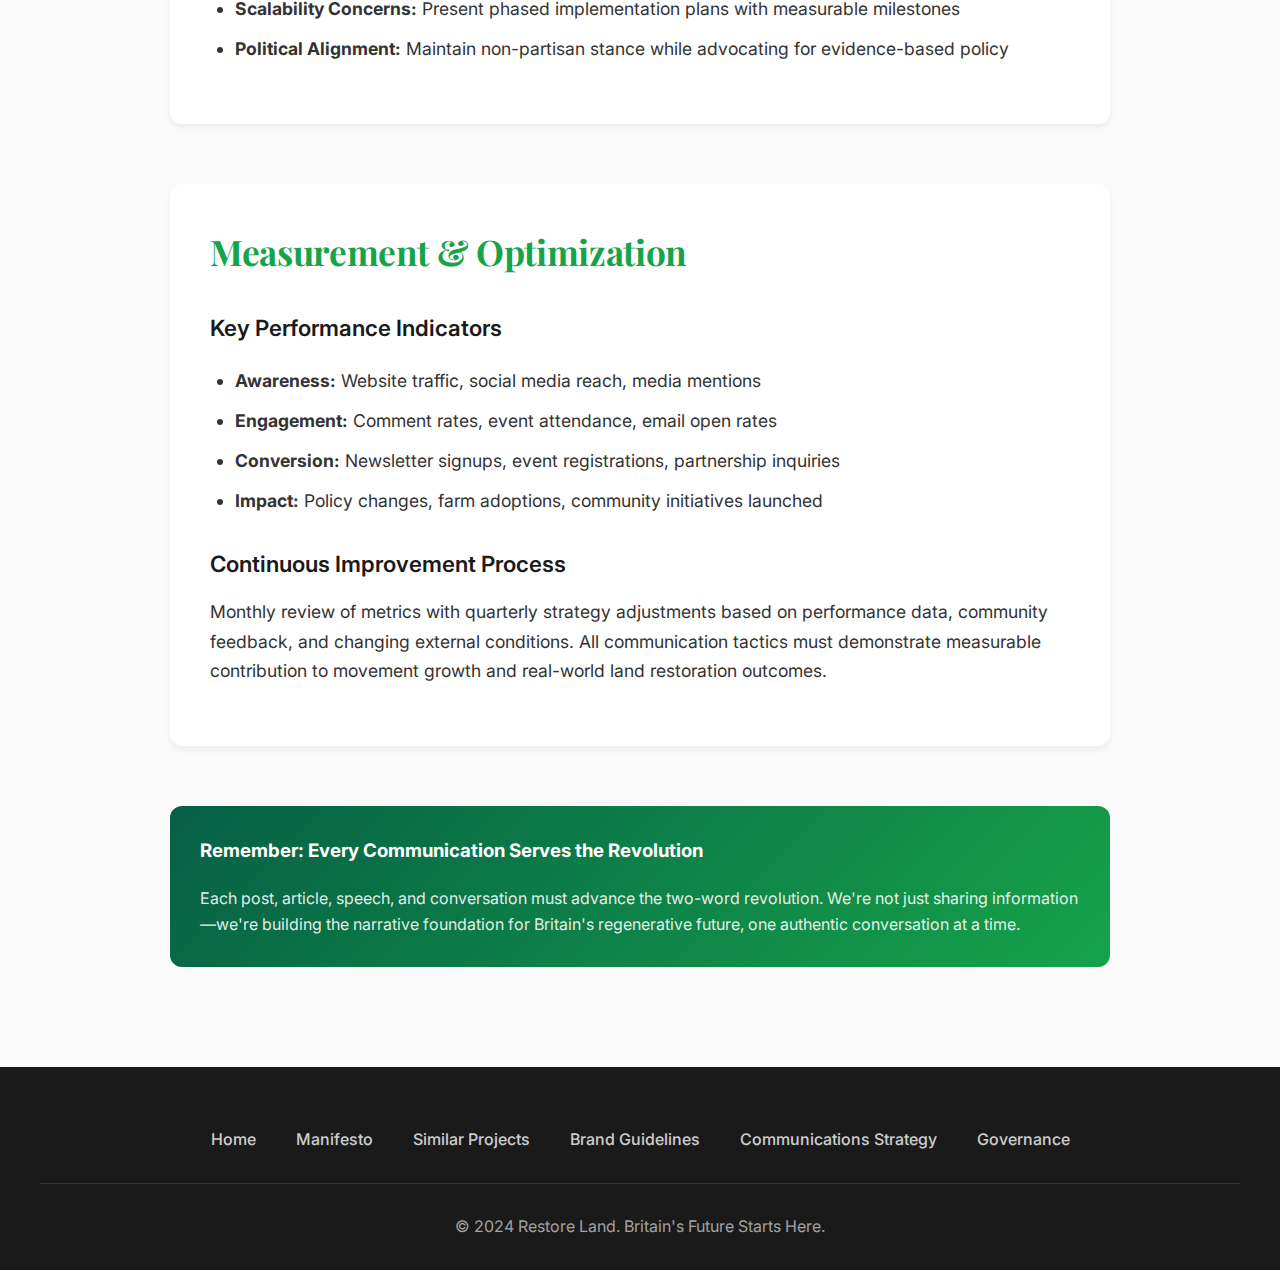
<file: communications-strategy.html>
<!DOCTYPE html>
<html lang="en" class="no-js">
<head>
    <meta charset="UTF-8">
    <meta name="viewport" content="width=device-width, initial-scale=1.0">
    <title>Communications Strategy - Restore Land</title>
    
    <!-- Favicon and Icons -->
    <link rel="icon" type="image/svg+xml" href="favicon.svg">
    <link rel="icon" type="image/svg+xml" sizes="32x32" href="favicon-32x32.svg">
    <link rel="apple-touch-icon" href="apple-touch-icon.svg">
    <link rel="manifest" href="site.webmanifest">
    <meta name="theme-color" content="#16a34a">
    <meta name="msapplication-TileColor" content="#16a34a">
    <meta name="msapplication-config" content="browserconfig.xml">
    
    <!-- Open Graph / Facebook -->
    <meta property="og:type" content="website">
    <meta property="og:url" content="https://restoreland.uk/communications-strategy">
    <meta property="og:title" content="Communications Strategy - Restore Land">
    <meta property="og:site_name" content="Restore Land">
    <meta property="og:description" content="Strategic framework for building, running, and scaling the Restore Land movement through visionary storytelling, authentic engagement, and collaborative amplification.">
    <meta property="og:image" content="https://restoreland.uk/brand-assets/social-preview.jpg">
    <meta property="og:image:alt" content="Communications Strategy - Restore Land. Building Britain's regenerative future through strategic communication.">
    <meta property="og:image:width" content="1200">
    <meta property="og:image:height" content="630">
    <meta property="og:image:type" content="image/jpeg">
    <meta property="og:locale" content="en_GB">

    <!-- Twitter -->
    <meta name="twitter:card" content="summary_large_image">
    <meta name="twitter:site" content="@restoreland">
    <meta name="twitter:creator" content="@restoreland">
    <meta name="twitter:title" content="Communications Strategy - Restore Land">
    <meta name="twitter:description" content="Strategic framework for building, running, and scaling the Restore Land movement through visionary storytelling, authentic engagement, and collaborative amplification.">
    <meta name="twitter:image" content="https://restoreland.uk/brand-assets/social-preview.jpg">
    <meta name="twitter:image:alt" content="Communications Strategy - Restore Land. Building Britain's regenerative future through strategic communication.">

    <!-- Additional Meta Tags -->
    <meta name="description" content="The complete communications strategy for the Restore Land movement: How to generate, start, run, and scale Britain's regenerative land revolution through strategic messaging and authentic engagement.">
    <meta name="keywords" content="communications strategy, movement building, regenerative farming, land restoration, Britain, environmental movement, strategic messaging, community engagement">
    <meta name="author" content="Restore Land Movement">
    
    <!-- Structured Data -->
    <script type="application/ld+json">
    {
      "@context": "https://schema.org",
      "@type": "Article",
      "headline": "Communications Strategy for the Restore Land Movement",
      "description": "Strategic framework for building, running, and scaling Britain's regenerative land movement",
      "author": {
        "@type": "Organization",
        "@name": "Restore Land"
      },
      "publisher": {
        "@type": "Organization",
        "@name": "Restore Land",
        "logo": "https://restoreland.uk/brand-assets/logos/restore-land-primary.svg"
      },
      "datePublished": "2025-01-01",
      "dateModified": "2025-01-01"
    }
    </script>
    <link href="https://fonts.googleapis.com/css2?family=Inter:wght@300;400;500;600;700;800;900&family=Playfair+Display:wght@400;700;900&display=swap" rel="stylesheet">
    <style>
        * {
            margin: 0;
            padding: 0;
            box-sizing: border-box;
        }

        body {
            font-family: 'Inter', -apple-system, BlinkMacSystemFont, sans-serif;
            line-height: 1.6;
            color: #1a1a1a;
            overflow-x: hidden;
            background-color: #fafafa;
        }

        /* Navigation */
        nav {
            position: fixed;
            top: 0;
            width: 100%;
            background: rgba(255, 255, 255, 0.95);
            backdrop-filter: blur(10px);
            z-index: 1000;
            padding: 15px 0;
            transition: all 0.3s ease;
        }

        nav.scrolled {
            background: rgba(255, 255, 255, 0.98);
            box-shadow: 0 2px 20px rgba(0,0,0,0.1);
        }

        .nav-container {
            max-width: 1200px;
            margin: 0 auto;
            display: flex;
            justify-content: space-between;
            align-items: center;
            padding: 0 30px;
        }

        .logo {
            font-family: 'Playfair Display', serif;
            font-size: 1.8rem;
            font-weight: 700;
            color: #16a34a;
            text-decoration: none;
            letter-spacing: -0.02em;
        }

        .nav-links {
            display: flex;
            list-style: none;
            gap: 30px;
        }

        .nav-links a {
            text-decoration: none;
            color: #1a1a1a;
            font-weight: 500;
            transition: color 0.3s ease;
        }

        .nav-links a:hover {
            color: #16a34a;
        }

        /* Main Content */
        .main-content {
            margin-top: 80px;
            padding: 60px 30px;
            max-width: 1000px;
            margin-left: auto;
            margin-right: auto;
        }

        .header {
            text-align: center;
            margin-bottom: 60px;
        }

        .header h1 {
            font-family: 'Playfair Display', serif;
            font-size: 3.5rem;
            font-weight: 900;
            color: #1a1a1a;
            margin-bottom: 20px;
            letter-spacing: -0.02em;
        }

        .header .subtitle {
            font-size: 1.25rem;
            color: #666;
            max-width: 800px;
            margin: 0 auto;
            font-weight: 400;
        }

        .section {
            margin-bottom: 60px;
            background: white;
            padding: 40px;
            border-radius: 12px;
            box-shadow: 0 4px 6px rgba(0, 0, 0, 0.05);
        }

        .section h2 {
            font-family: 'Playfair Display', serif;
            font-size: 2.2rem;
            font-weight: 700;
            color: #16a34a;
            margin-bottom: 25px;
            letter-spacing: -0.01em;
        }

        .section h3 {
            font-size: 1.4rem;
            font-weight: 600;
            color: #1a1a1a;
            margin: 30px 0 15px 0;
        }

        .section p {
            font-size: 1.1rem;
            line-height: 1.7;
            margin-bottom: 20px;
            color: #333;
        }

        .section ul {
            margin: 20px 0;
            padding-left: 25px;
        }

        .section li {
            font-size: 1.1rem;
            line-height: 1.7;
            margin-bottom: 10px;
            color: #333;
        }

        .phase-grid {
            display: grid;
            grid-template-columns: repeat(auto-fit, minmax(300px, 1fr));
            gap: 30px;
            margin-top: 40px;
        }

        .phase-card {
            background: linear-gradient(135deg, #f0fdf4 0%, #dcfce7 100%);
            padding: 30px;
            border-radius: 12px;
            border: 1px solid #bbf7d0;
        }

        .phase-card h4 {
            font-size: 1.3rem;
            font-weight: 600;
            color: #16a34a;
            margin-bottom: 15px;
        }

        .phase-card p {
            font-size: 1rem;
            color: #374151;
            margin-bottom: 15px;
        }

        .phase-card ul {
            margin: 0;
            padding-left: 20px;
        }

        .phase-card li {
            font-size: 0.95rem;
            margin-bottom: 8px;
            color: #374151;
        }

        .highlight-box {
            background: linear-gradient(135deg, #065f46 0%, #16a34a 100%);
            color: white;
            padding: 30px;
            border-radius: 12px;
            margin: 40px 0;
        }

        .highlight-box h3 {
            color: white;
            margin-bottom: 20px;
        }

        .highlight-box p {
            color: rgba(255, 255, 255, 0.9);
        }

        .pillar-grid {
            display: grid;
            grid-template-columns: repeat(auto-fit, minmax(250px, 1fr));
            gap: 20px;
            margin: 30px 0;
        }

        .pillar-item {
            background: #f8fafc;
            padding: 20px;
            border-radius: 8px;
            border-left: 4px solid #16a34a;
        }

        .pillar-item h5 {
            font-weight: 600;
            color: #16a34a;
            margin-bottom: 8px;
        }

        .pillar-item p {
            font-size: 0.95rem;
            margin: 0;
            color: #64748b;
        }

        /* Footer */
        footer {
            background: #1a1a1a;
            color: white;
            padding: 60px 30px 30px;
            text-align: center;
        }

        .footer-content {
            max-width: 1200px;
            margin: 0 auto;
        }

        .footer-links {
            display: flex;
            justify-content: center;
            gap: 40px;
            margin-bottom: 30px;
            flex-wrap: wrap;
        }

        .footer-links a {
            color: rgba(255, 255, 255, 0.8);
            text-decoration: none;
            font-weight: 500;
            transition: color 0.3s ease;
        }

        .footer-links a:hover {
            color: #16a34a;
        }

        .footer-bottom {
            padding-top: 30px;
            border-top: 1px solid #333;
            color: rgba(255, 255, 255, 0.6);
        }

        /* Responsive */
        @media (max-width: 768px) {
            .nav-links {
                display: none;
            }

            .header h1 {
                font-size: 2.5rem;
            }

            .main-content {
                padding: 40px 20px;
            }

            .section {
                padding: 25px;
            }

            .phase-grid {
                grid-template-columns: 1fr;
            }
        }
    </style>
</head>
<body>
    <nav id="navbar">
        <div class="nav-container">
            <a href="index.html" class="logo">Restore Land</a>
            <ul class="nav-links">
                <li><a href="index.html">Home</a></li>
                <li><a href="manifesto.html">Manifesto</a></li>
                <li><a href="similar-projects.html">Similar Projects</a></li>
                <li><a href="brand-guidelines.html">Brand Guidelines</a></li>
                <li><a href="communications-strategy.html">Communications Strategy</a></li>
                <li><a href="governance.html">Governance</a></li>
            </ul>
        </div>
    </nav>

    <div class="main-content">
        <div class="header">
            <h1>Communications Strategy</h1>
            <p class="subtitle">Building, Running, and Scaling Britain's Regenerative Land Movement Through Strategic Communication</p>
        </div>

        <div class="section">
            <h2>Movement Philosophy</h2>
            <p>The Restore Land movement embodies the power of two words that can transform Britain. Our communications strategy is built on the principle that movements succeed when they combine visionary storytelling with authentic community building, clear consistent messaging, and strategic amplification through collaboration.</p>
            
            <div class="highlight-box">
                <h3>Core Communication Principle</h3>
                <p>Every piece of communication must serve the two-word revolution: inspiring people to see land restoration not as a distant policy goal, but as an immediate, tangible pathway to prosperity, beauty, and resilience for every community in Britain.</p>
            </div>
        </div>

        <div class="section">
            <h2>The Four Phases of Movement Communication</h2>
            
            <div class="phase-grid">
                <div class="phase-card">
                    <h4>Generate: Inspire with Vision</h4>
                    <p><strong>Objective:</strong> Spark initial interest through compelling narratives that make land restoration personally relevant and emotionally resonant.</p>
                    <ul>
                        <li>Share transformation stories from regenerative farms across Britain</li>
                        <li>Connect land health to community prosperity with concrete examples</li>
                        <li>Use visual storytelling to make abstract concepts tangible</li>
                        <li>Position as economic opportunity, not environmental burden</li>
                    </ul>
                </div>

                <div class="phase-card">
                    <h4>Start: Build Through Authenticity</h4>
                    <p><strong>Objective:</strong> Foster trust and community through transparent, inclusive dialogue that welcomes diverse voices into the movement.</p>
                    <ul>
                        <li>Host open forums on platforms where target audiences gather</li>
                        <li>Share honest assessments of challenges alongside opportunities</li>
                        <li>Invite farmers, landowners, and communities to co-create solutions</li>
                        <li>Build credibility through evidence-based content and expert partnerships</li>
                    </ul>
                </div>

                <div class="phase-card">
                    <h4>Run: Sustain with Clarity</h4>
                    <p><strong>Objective:</strong> Maintain momentum through consistent, accessible messaging that keeps supporters aligned and engaged.</p>
                    <ul>
                        <li>Publish regular updates on the 8 pillars progress</li>
                        <li>Create digestible content formats for complex policy topics</li>
                        <li>Maintain consistent visual and verbal identity across channels</li>
                        <li>Celebrate wins and acknowledge setbacks transparently</li>
                    </ul>
                </div>

                <div class="phase-card">
                    <h4>Scale: Amplify Through Collaboration</h4>
                    <p><strong>Objective:</strong> Expand reach through strategic partnerships while maintaining movement authenticity and core values.</p>
                    <ul>
                        <li>Partner with aligned organisations for cross-platform campaigns</li>
                        <li>Engage with policymakers proactively on regulatory frameworks</li>
                        <li>Collaborate with influencers who genuinely align with values</li>
                        <li>Host events that bring together diverse stakeholders</li>
                    </ul>
                </div>
            </div>
        </div>

        <div class="section">
            <h2>Strategic Messaging Framework</h2>
            
            <h3>Primary Message Architecture</h3>
            <p>All communications must reinforce our core narrative: <strong>"Restore Land represents a two-word revolution that transforms Britain from extraction to regeneration, creating prosperity through the 8 pillars of land restoration."</strong></p>

            <h3>The 8 Pillars as Communication Themes</h3>
            <div class="pillar-grid">
                <div class="pillar-item">
                    <h5>Digital Land Solutions</h5>
                    <p>Technology empowering smart land management</p>
                </div>
                <div class="pillar-item">
                    <h5>Regenerative Economics</h5>
                    <p>Profitable farming that heals the land</p>
                </div>
                <div class="pillar-item">
                    <h5>Community Empowerment</h5>
                    <p>Local ownership of land restoration</p>
                </div>
                <div class="pillar-item">
                    <h5>Biodiversity & Resilience</h5>
                    <p>Creating thriving ecosystems</p>
                </div>
                <div class="pillar-item">
                    <h5>Food Security</h5>
                    <p>Nutritious food from healthy soil</p>
                </div>
                <div class="pillar-item">
                    <h5>Carbon & Climate</h5>
                    <p>Land as climate solution</p>
                </div>
                <div class="pillar-item">
                    <h5>Education & Skills</h5>
                    <p>Building regenerative knowledge</p>
                </div>
                <div class="pillar-item">
                    <h5>Policy & Governance</h5>
                    <p>Systems that support restoration</p>
                </div>
            </div>

            <h3>Audience-Specific Messaging</h3>
            <ul>
                <li><strong>Farmers & Landowners:</strong> Focus on profitability, practical implementation, and peer success stories</li>
                <li><strong>Urban Communities:</strong> Emphasize food security, climate resilience, and connection to countryside</li>
                <li><strong>Policymakers:</strong> Present evidence-based solutions with clear implementation pathways</li>
                <li><strong>Investors:</strong> Highlight economic opportunities and measurable returns in regenerative agriculture</li>
                <li><strong>Young People:</strong> Frame as career opportunities and meaningful contribution to Britain's future</li>
            </ul>
        </div>

        <div class="section">
            <h2>Channel Strategy & Content Calendar</h2>
            
            <h3>Platform Priorities</h3>
            <ul>
                <li><strong>Website Hub:</strong> Central repository for manifesto, resources, and movement updates</li>
                <li><strong>X (Twitter):</strong> Real-time engagement, thought leadership, and community building</li>
                <li><strong>LinkedIn:</strong> Professional networking, policy discussions, and business case content</li>
                <li><strong>YouTube:</strong> Long-form educational content, farm visits, and expert interviews</li>
                <li><strong>Instagram:</strong> Visual storytelling of land transformation and community impact</li>
                <li><strong>Local Media:</strong> Regional newspapers and agricultural publications for grassroots reach</li>
            </ul>

            <h3>Content Rhythm</h3>
            <ul>
                <li><strong>Daily:</strong> Social media engagement and community responses</li>
                <li><strong>Weekly:</strong> Pillar-focused content pieces rotating through the 8 themes</li>
                <li><strong>Monthly:</strong> Comprehensive progress reports and policy position papers</li>
                <li><strong>Quarterly:</strong> Major campaign launches and stakeholder events</li>
                <li><strong>Annually:</strong> Manifesto updates and movement milestone celebrations</li>
            </ul>
        </div>

        <div class="section">
            <h2>Crisis Communication & Reputation Management</h2>
            
            <h3>Proactive Transparency</h3>
            <p>Address potential criticisms before they become crises by acknowledging challenges openly and sharing how the movement is working to overcome them.</p>

            <h3>Rapid Response Protocol</h3>
            <ul>
                <li><strong>Within 2 hours:</strong> Acknowledge awareness of issue and commitment to respond</li>
                <li><strong>Within 24 hours:</strong> Provide detailed response with facts and action plan</li>
                <li><strong>Within 1 week:</strong> Follow up with progress update and lessons learned</li>
            </ul>

            <h3>Common Challenge Areas</h3>
            <ul>
                <li><strong>Economic Feasibility:</strong> Always ready with current ROI data and farmer testimonials</li>
                <li><strong>Scalability Concerns:</strong> Present phased implementation plans with measurable milestones</li>
                <li><strong>Political Alignment:</strong> Maintain non-partisan stance while advocating for evidence-based policy</li>
            </ul>
        </div>

        <div class="section">
            <h2>Measurement & Optimization</h2>
            
            <h3>Key Performance Indicators</h3>
            <ul>
                <li><strong>Awareness:</strong> Website traffic, social media reach, media mentions</li>
                <li><strong>Engagement:</strong> Comment rates, event attendance, email open rates</li>
                <li><strong>Conversion:</strong> Newsletter signups, event registrations, partnership inquiries</li>
                <li><strong>Impact:</strong> Policy changes, farm adoptions, community initiatives launched</li>
            </ul>

            <h3>Continuous Improvement Process</h3>
            <p>Monthly review of metrics with quarterly strategy adjustments based on performance data, community feedback, and changing external conditions. All communication tactics must demonstrate measurable contribution to movement growth and real-world land restoration outcomes.</p>
        </div>

        <div class="highlight-box">
            <h3>Remember: Every Communication Serves the Revolution</h3>
            <p>Each post, article, speech, and conversation must advance the two-word revolution. We're not just sharing information—we're building the narrative foundation for Britain's regenerative future, one authentic conversation at a time.</p>
        </div>
    </div>

    <footer>
        <div class="footer-content">
            <div class="footer-links">
                <a href="index.html">Home</a>
                <a href="manifesto.html">Manifesto</a>
                <a href="similar-projects.html">Similar Projects</a>
                <a href="brand-guidelines.html">Brand Guidelines</a>
                <a href="communications-strategy.html">Communications Strategy</a>
                <a href="governance.html">Governance</a>
            </div>
            <div class="footer-bottom">
                <p>&copy; 2024 Restore Land. Britain's Future Starts Here.</p>
            </div>
        </div>
    </footer>

    <script>
        // Smooth scrolling navigation
        window.addEventListener('scroll', function() {
            const navbar = document.getElementById('navbar');
            if (window.scrollY > 50) {
                navbar.classList.add('scrolled');
            } else {
                navbar.classList.remove('scrolled');
            }
        });

        // Remove no-js class for progressive enhancement
        document.documentElement.classList.remove('no-js');
    </script>
</body>
</html>
</file>
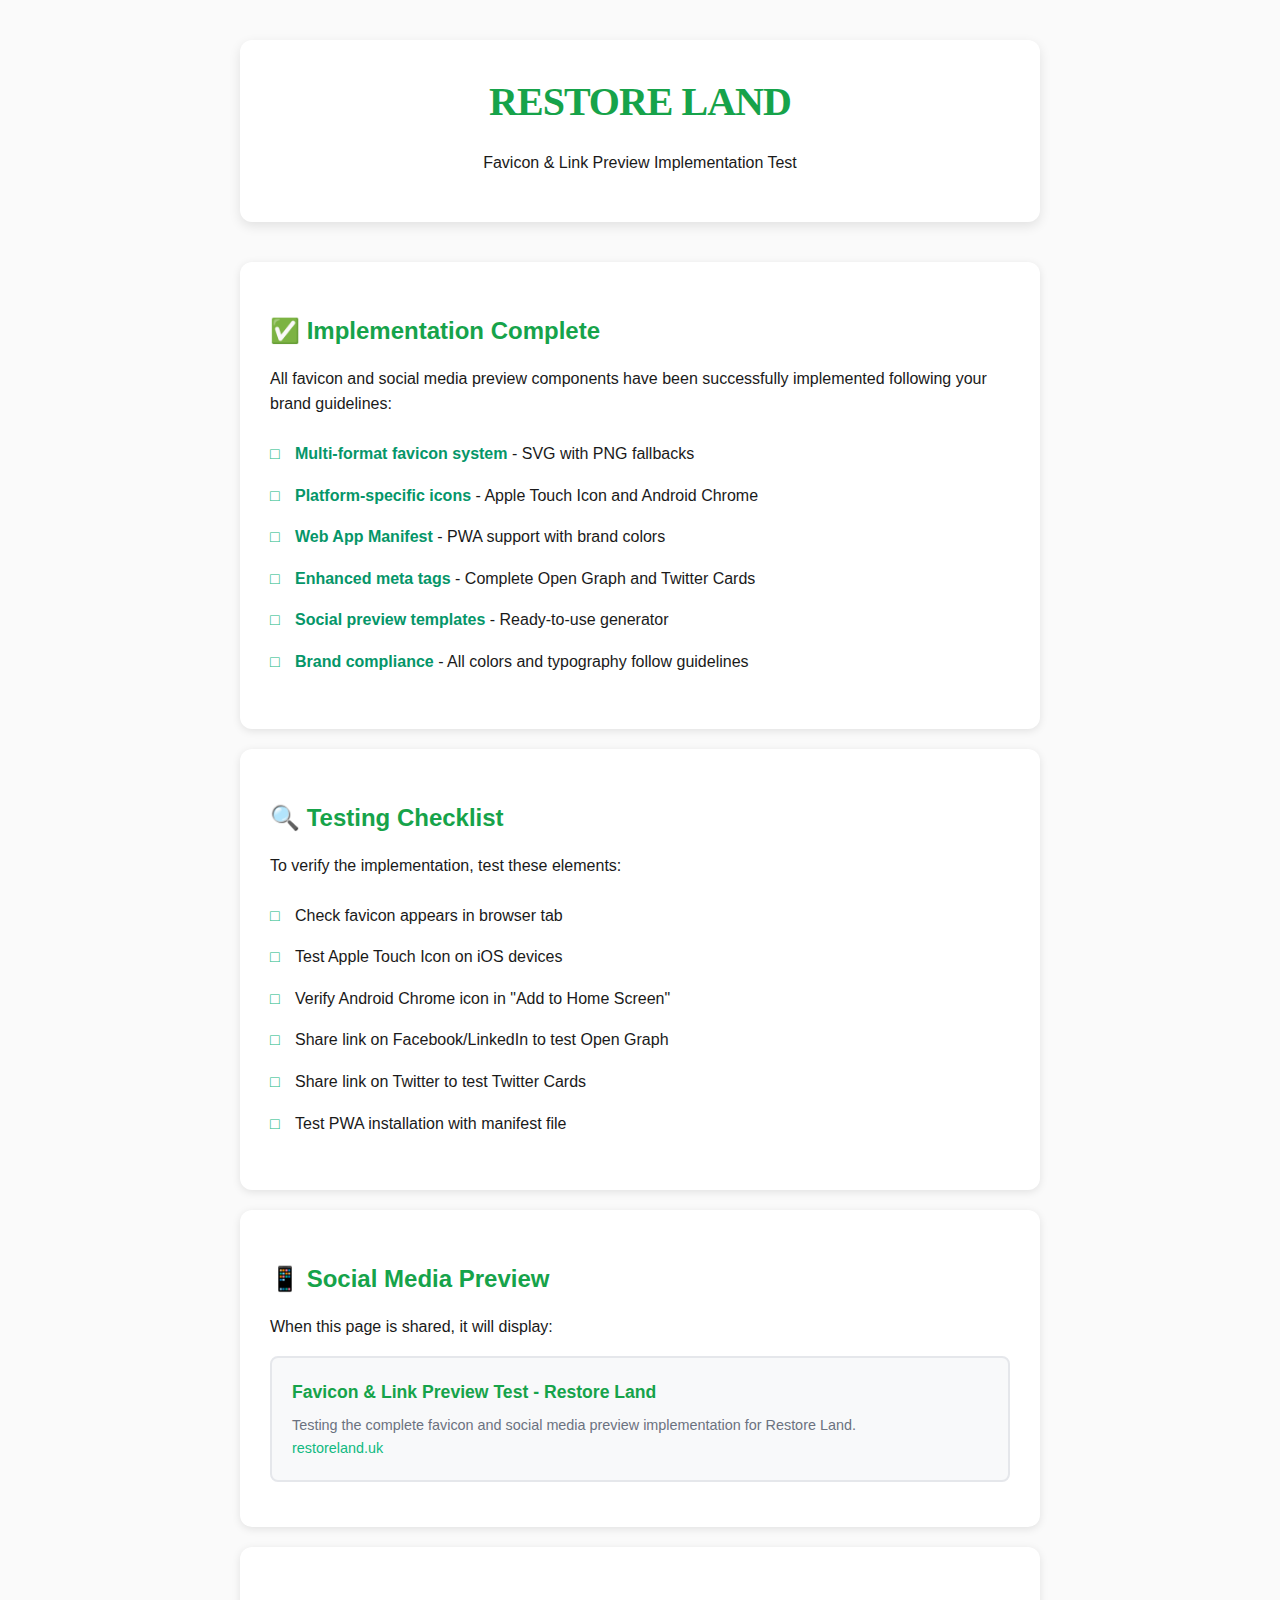
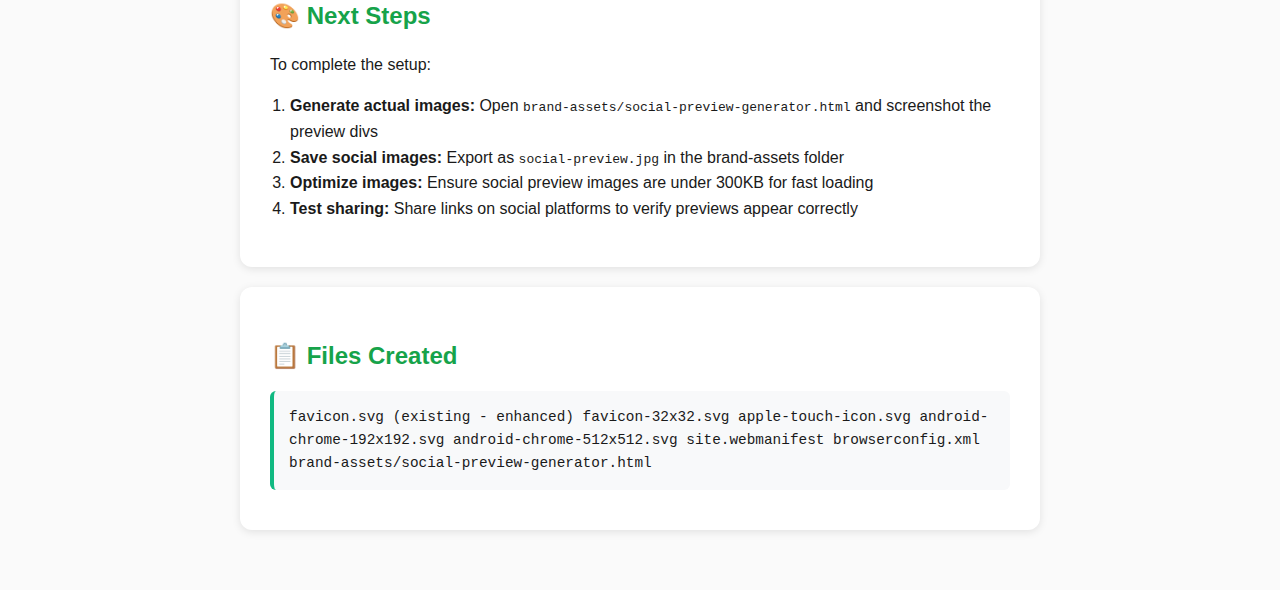
<file: favicon-test.html>
<!DOCTYPE html>
<html lang="en">
<head>
    <meta charset="UTF-8">
    <meta name="viewport" content="width=device-width, initial-scale=1.0">
    <title>Favicon & Link Preview Test - Restore Land</title>
    
    <!-- Favicon and Icons -->
    <link rel="icon" type="image/svg+xml" href="favicon.svg">
    <link rel="icon" type="image/svg+xml" sizes="32x32" href="favicon-32x32.svg">
    <link rel="apple-touch-icon" href="apple-touch-icon.svg">
    <link rel="manifest" href="site.webmanifest">
    <meta name="theme-color" content="#16a34a">
    
    <!-- Test Meta Tags -->
    <meta name="description" content="Testing favicon and social media link previews for Restore Land brand implementation.">
    <meta property="og:title" content="Favicon & Link Preview Test - Restore Land">
    <meta property="og:description" content="Testing the complete favicon and social media preview implementation for Restore Land.">
    <meta property="og:image" content="https://restoreland.uk/brand-assets/social-preview.jpg">
    <meta property="og:url" content="https://restoreland.uk/favicon-test.html">
    <meta name="twitter:card" content="summary_large_image">
    <meta name="twitter:title" content="Favicon & Link Preview Test - Restore Land">
    <meta name="twitter:description" content="Testing the complete favicon and social media preview implementation for Restore Land.">
    
    <style>
        body {
            font-family: 'Inter', -apple-system, BlinkMacSystemFont, sans-serif;
            max-width: 800px;
            margin: 0 auto;
            padding: 40px 20px;
            line-height: 1.6;
            color: #1a1a1a;
            background: #fafafa;
        }
        
        .header {
            text-align: center;
            margin-bottom: 40px;
            padding: 30px;
            background: white;
            border-radius: 12px;
            box-shadow: 0 4px 12px rgba(0,0,0,0.1);
        }
        
        .logo {
            font-family: 'Playfair Display', serif;
            font-size: 2.5rem;
            font-weight: 900;
            color: #16a34a;
            margin-bottom: 15px;
            letter-spacing: -1px;
        }
        
        .test-section {
            background: white;
            padding: 30px;
            border-radius: 12px;
            margin-bottom: 20px;
            box-shadow: 0 2px 8px rgba(0,0,0,0.1);
        }
        
        .test-section h2 {
            color: #16a34a;
            font-size: 1.5rem;
            margin-bottom: 15px;
            font-weight: 700;
        }
        
        .checklist {
            list-style: none;
            padding: 0;
        }
        
        .checklist li {
            padding: 8px 0;
            padding-left: 25px;
            position: relative;
        }
        
        .checklist li::before {
            content: "□";
            position: absolute;
            left: 0;
            color: #10b981;
            font-weight: bold;
        }
        
        .success {
            color: #059669;
            font-weight: 600;
        }
        
        .code {
            background: #f8f9fa;
            padding: 15px;
            border-radius: 6px;
            font-family: 'Monaco', 'Courier New', monospace;
            font-size: 0.9rem;
            margin: 10px 0;
            border-left: 4px solid #10b981;
        }
        
        .link-preview {
            border: 2px solid #e5e7eb;
            border-radius: 8px;
            padding: 20px;
            margin: 15px 0;
            background: #f8f9fa;
        }
        
        .link-preview h3 {
            color: #16a34a;
            margin: 0 0 8px 0;
            font-size: 1.1rem;
        }
        
        .link-preview p {
            margin: 0;
            color: #6b7280;
            font-size: 0.9rem;
        }
    </style>
</head>
<body>
    <div class="header">
        <div class="logo">RESTORE LAND</div>
        <p>Favicon & Link Preview Implementation Test</p>
    </div>

    <div class="test-section">
        <h2>✅ Implementation Complete</h2>
        <p>All favicon and social media preview components have been successfully implemented following your brand guidelines:</p>
        
        <ul class="checklist">
            <li><span class="success">Multi-format favicon system</span> - SVG with PNG fallbacks</li>
            <li><span class="success">Platform-specific icons</span> - Apple Touch Icon and Android Chrome</li>
            <li><span class="success">Web App Manifest</span> - PWA support with brand colors</li>
            <li><span class="success">Enhanced meta tags</span> - Complete Open Graph and Twitter Cards</li>
            <li><span class="success">Social preview templates</span> - Ready-to-use generator</li>
            <li><span class="success">Brand compliance</span> - All colors and typography follow guidelines</li>
        </ul>
    </div>

    <div class="test-section">
        <h2>🔍 Testing Checklist</h2>
        <p>To verify the implementation, test these elements:</p>
        
        <ul class="checklist">
            <li>Check favicon appears in browser tab</li>
            <li>Test Apple Touch Icon on iOS devices</li>
            <li>Verify Android Chrome icon in "Add to Home Screen"</li>
            <li>Share link on Facebook/LinkedIn to test Open Graph</li>
            <li>Share link on Twitter to test Twitter Cards</li>
            <li>Test PWA installation with manifest file</li>
        </ul>
    </div>

    <div class="test-section">
        <h2>📱 Social Media Preview</h2>
        <p>When this page is shared, it will display:</p>
        
        <div class="link-preview">
            <h3>Favicon & Link Preview Test - Restore Land</h3>
            <p>Testing the complete favicon and social media preview implementation for Restore Land.</p>
            <p style="color: #10b981; font-weight: 500;">restoreland.uk</p>
        </div>
    </div>

    <div class="test-section">
        <h2>🎨 Next Steps</h2>
        <p>To complete the setup:</p>
        
        <ol style="padding-left: 20px;">
            <li><strong>Generate actual images:</strong> Open <code>brand-assets/social-preview-generator.html</code> and screenshot the preview divs</li>
            <li><strong>Save social images:</strong> Export as <code>social-preview.jpg</code> in the brand-assets folder</li>
            <li><strong>Optimize images:</strong> Ensure social preview images are under 300KB for fast loading</li>
            <li><strong>Test sharing:</strong> Share links on social platforms to verify previews appear correctly</li>
        </ol>
    </div>

    <div class="test-section">
        <h2>📋 Files Created</h2>
        <div class="code">
favicon.svg (existing - enhanced)
favicon-32x32.svg
apple-touch-icon.svg
android-chrome-192x192.svg
android-chrome-512x512.svg
site.webmanifest
browserconfig.xml
brand-assets/social-preview-generator.html
        </div>
    </div>
</body>
</html>
</file>
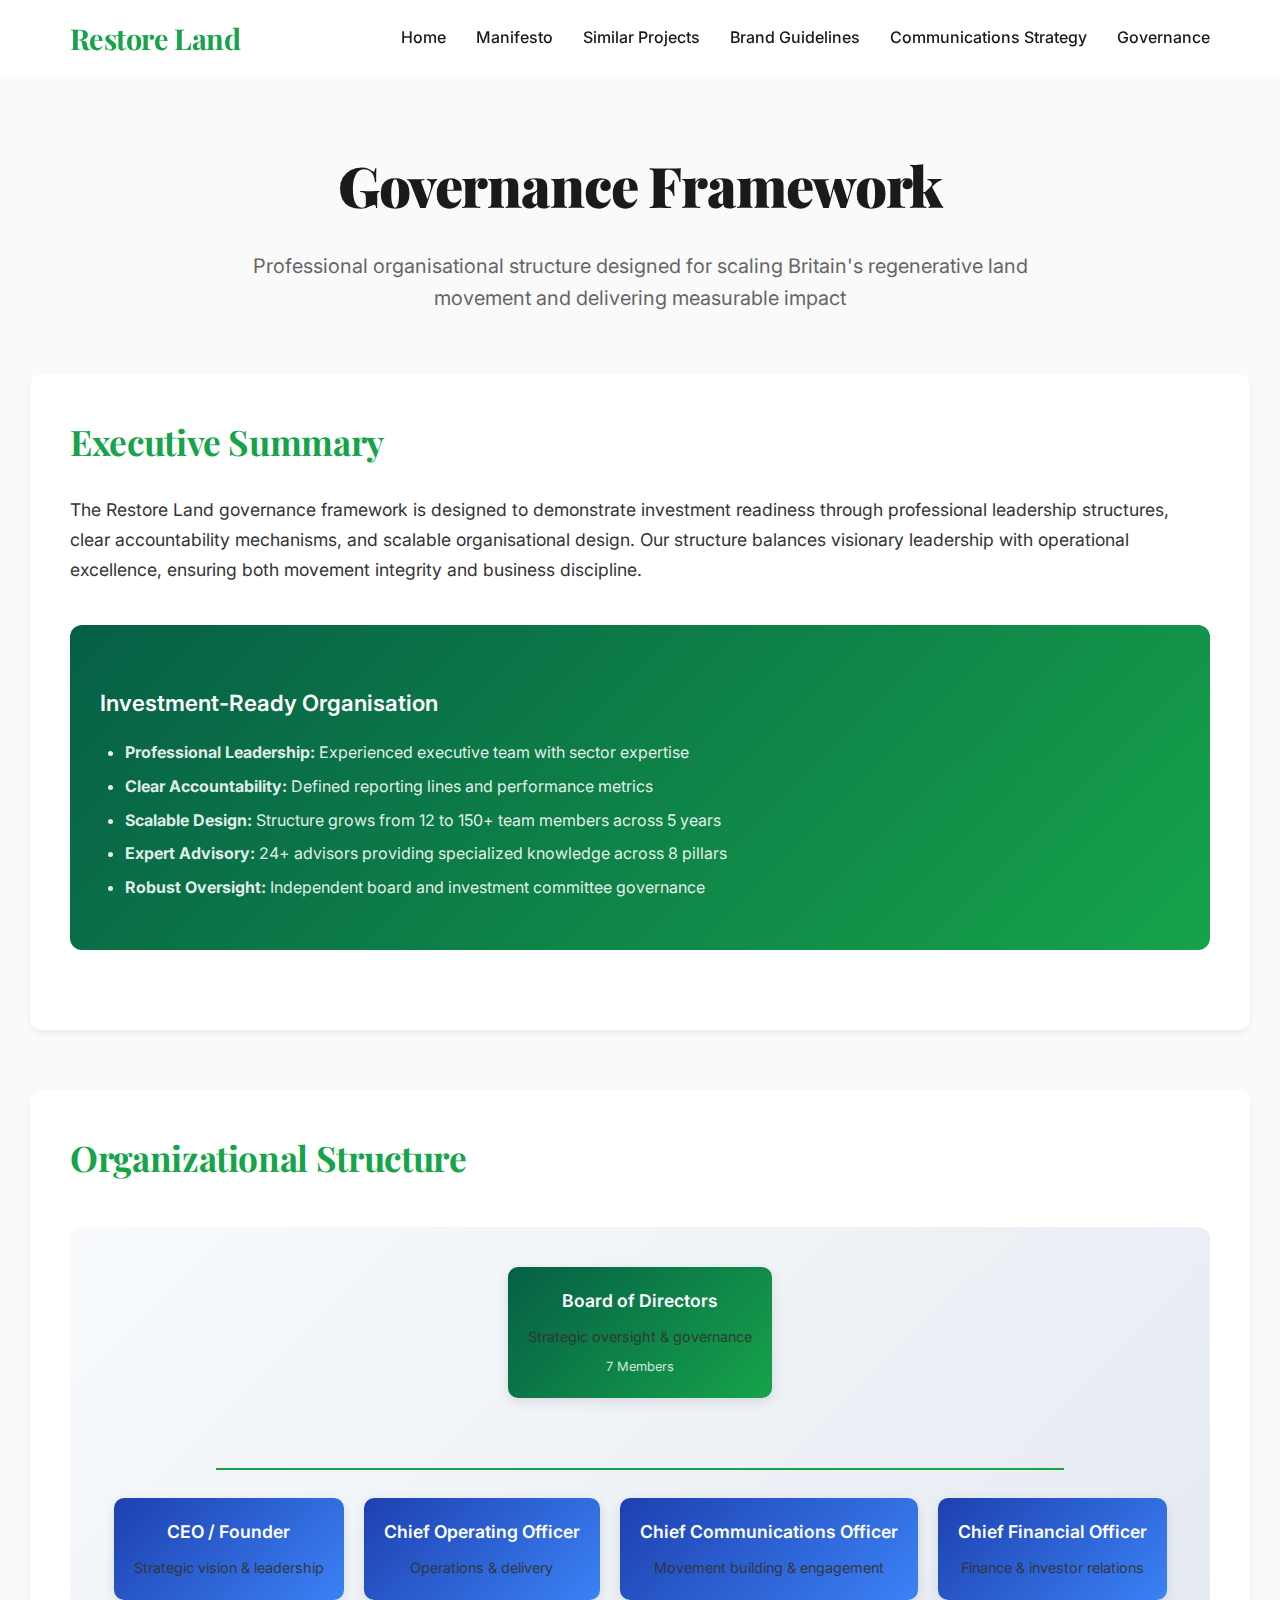
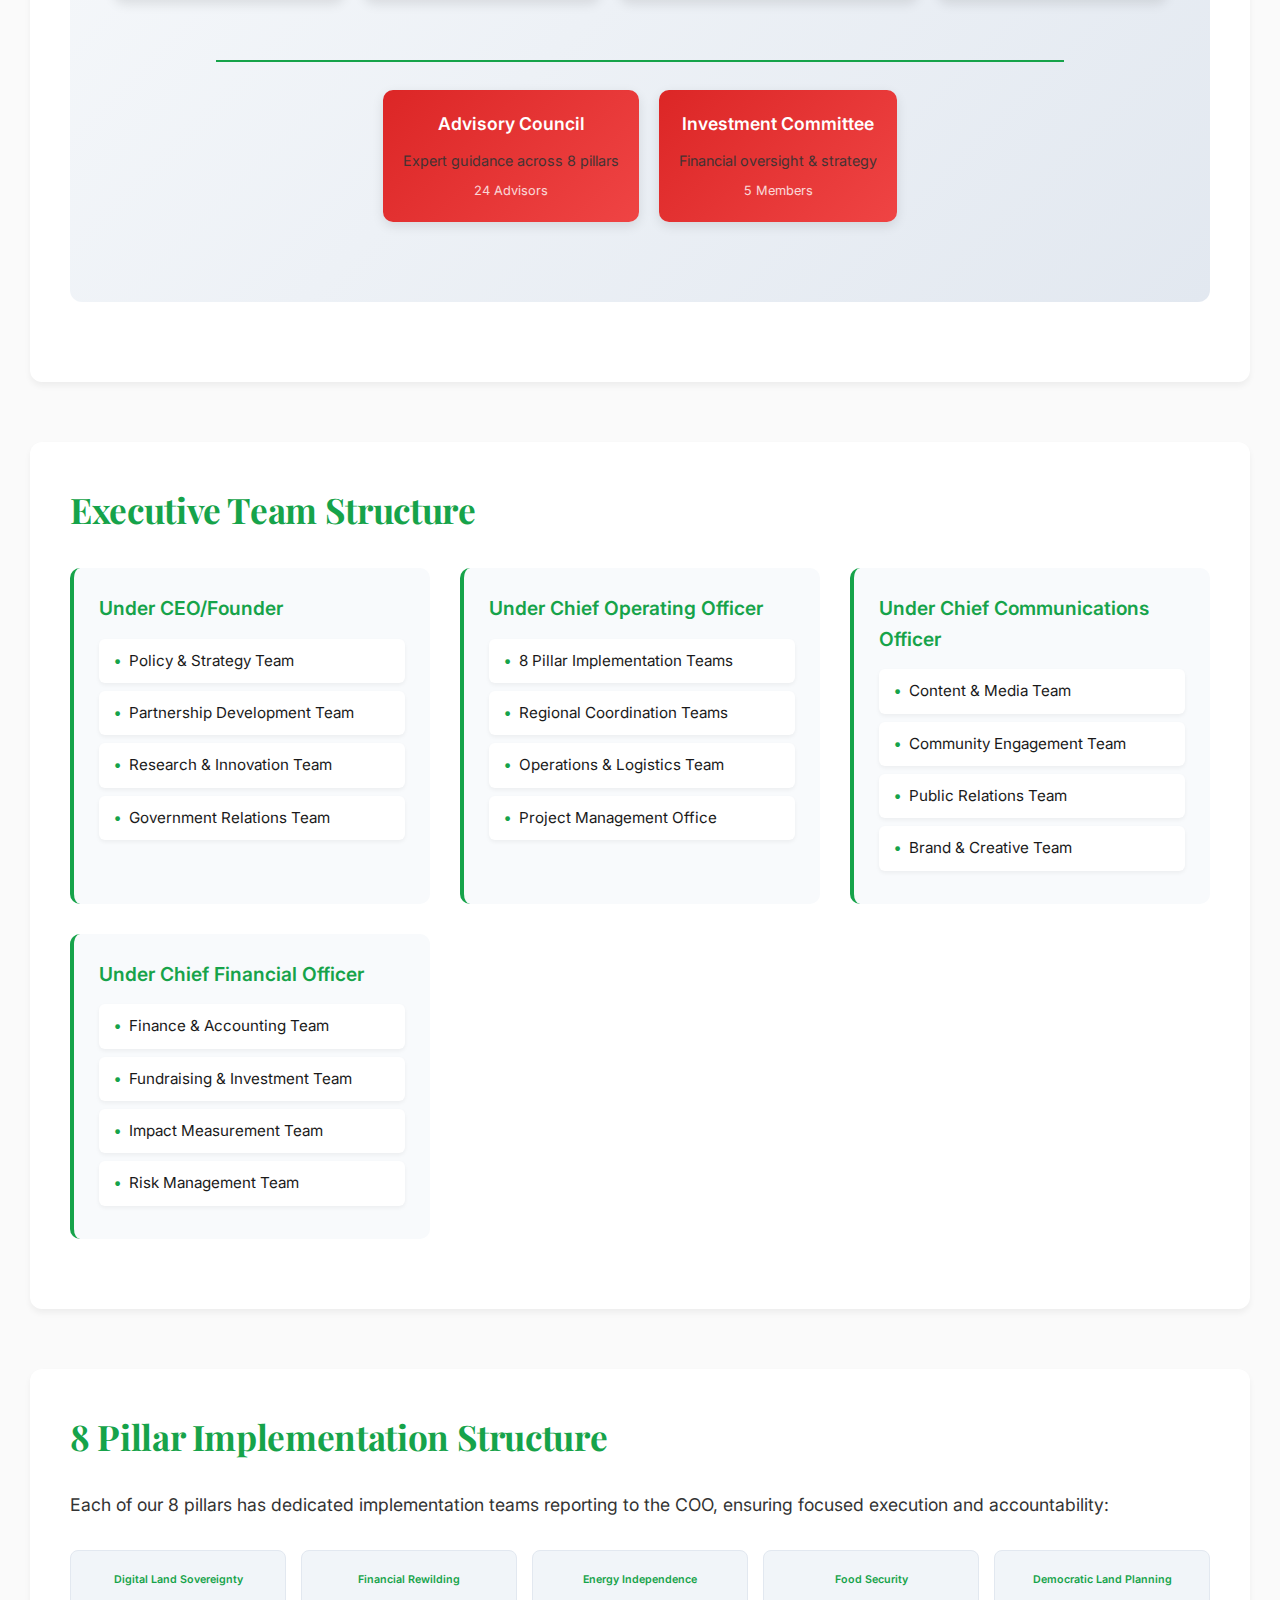
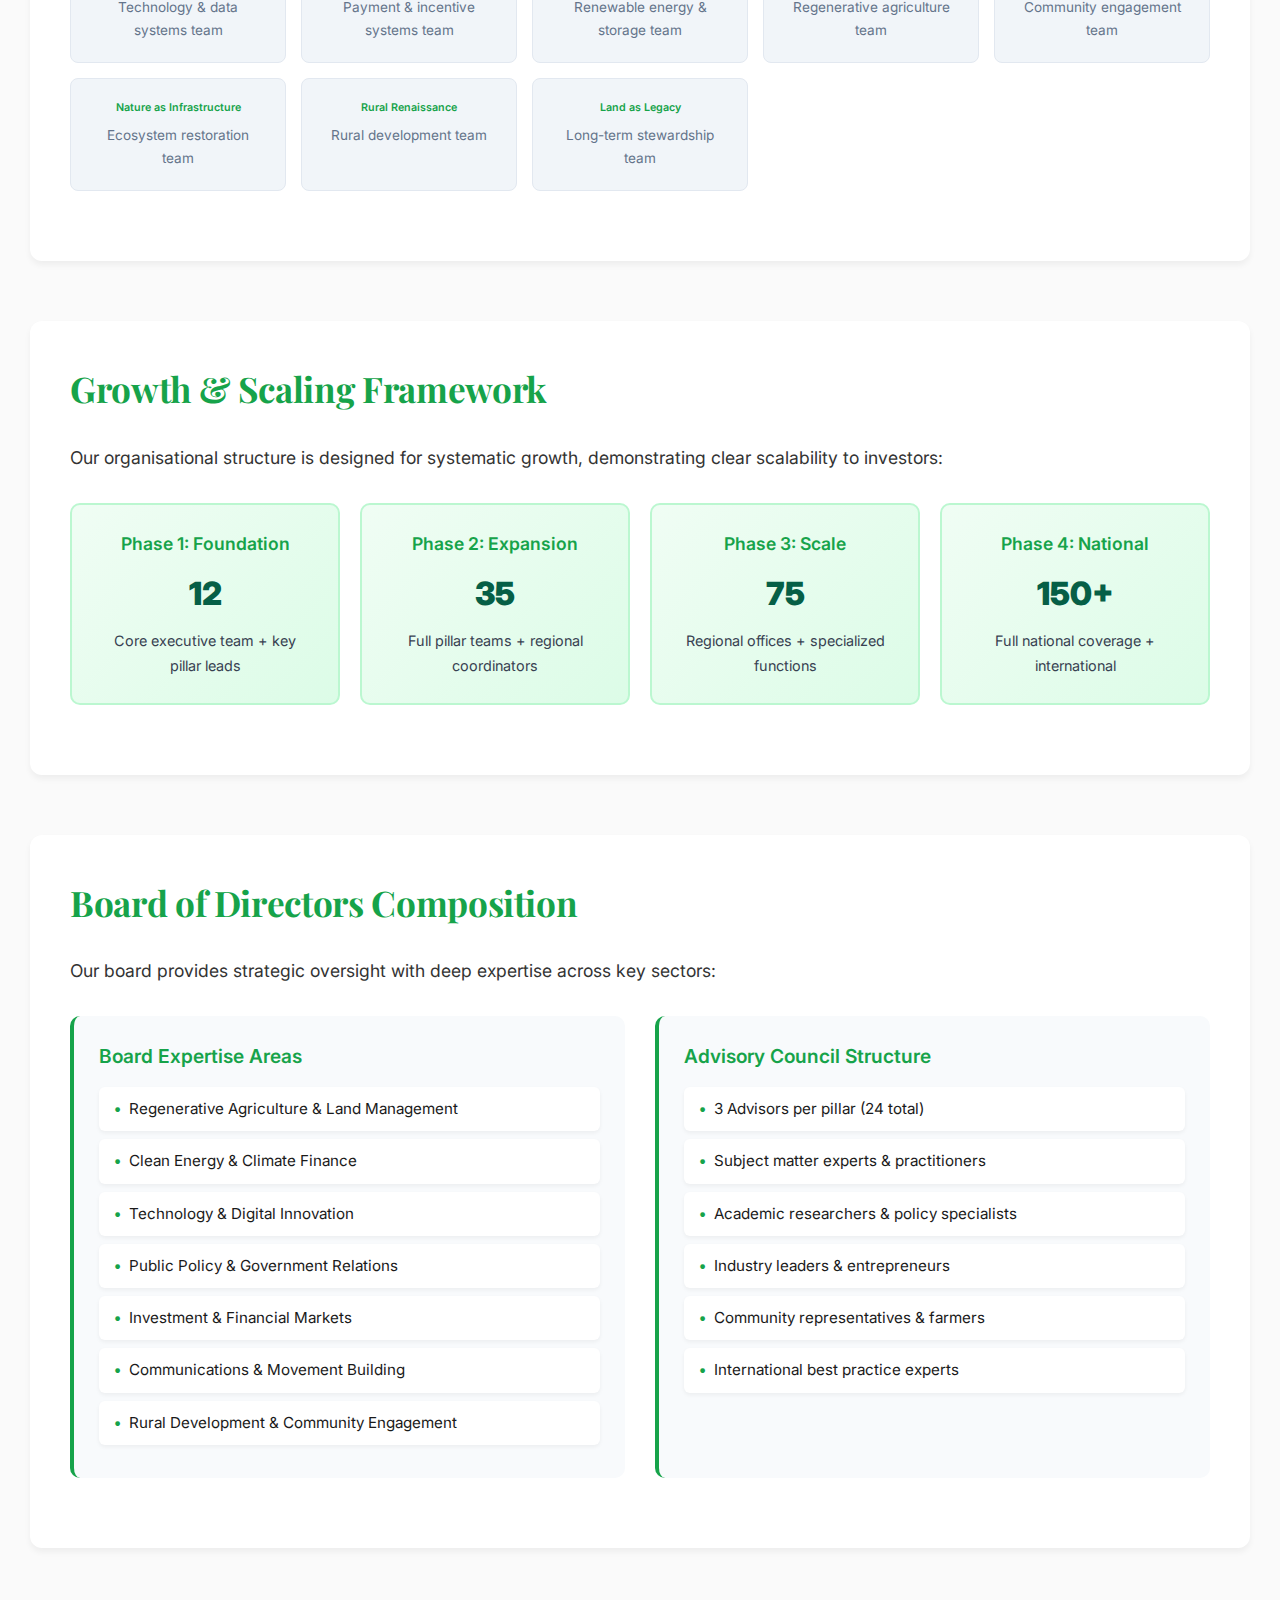
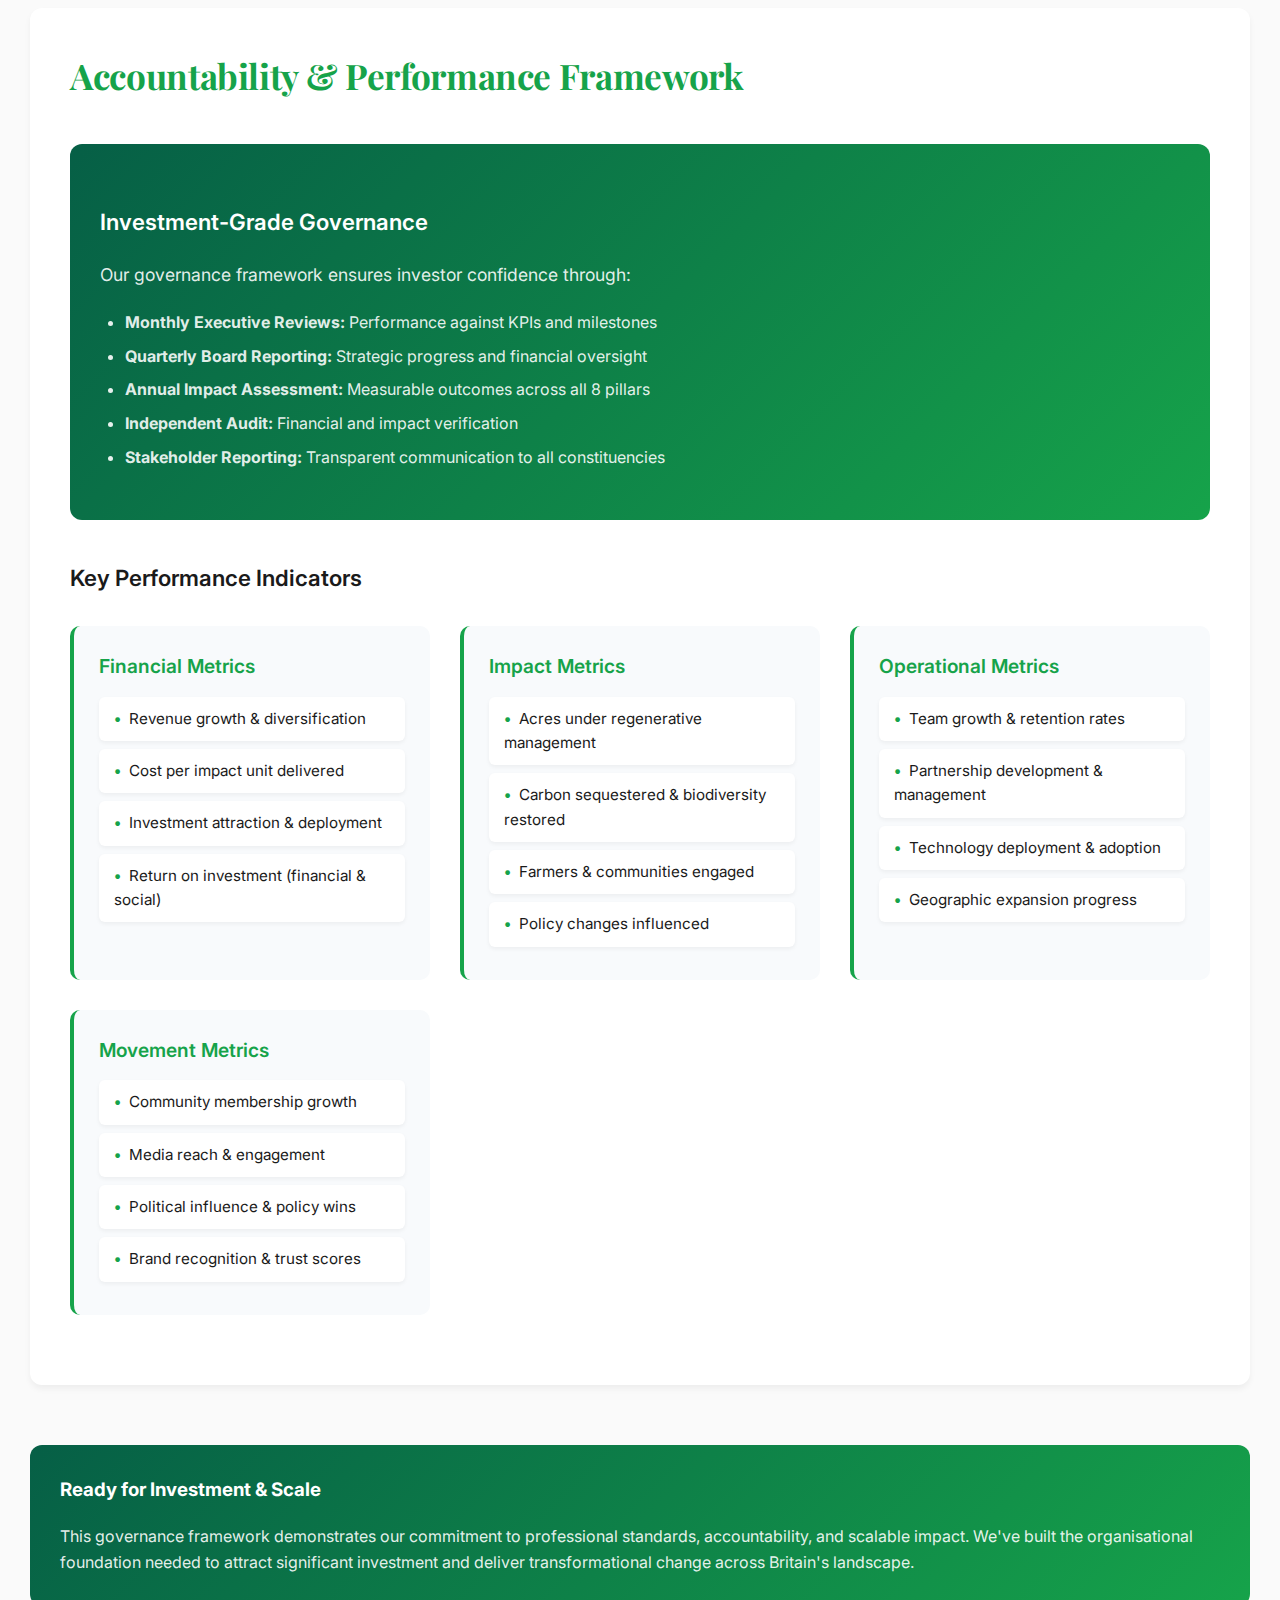
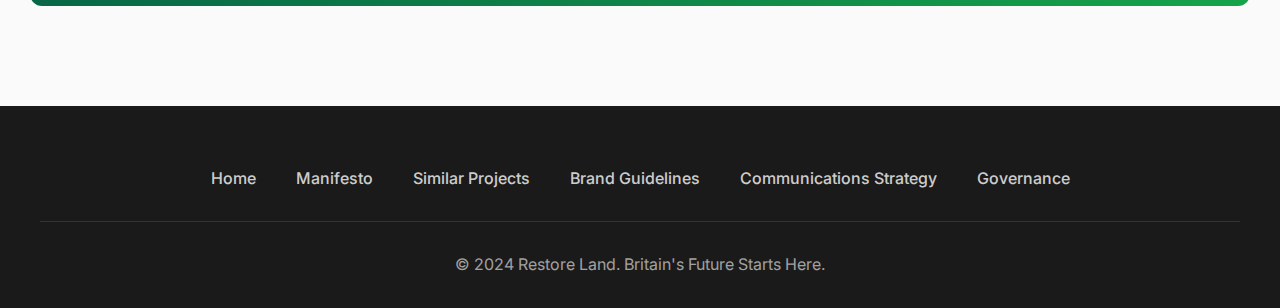
<file: governance.html>
<!DOCTYPE html>
<html lang="en" class="no-js">
<head>
    <meta charset="UTF-8">
    <meta name="viewport" content="width=device-width, initial-scale=1.0">
    <title>Governance Framework - Restore Land</title>
    
    <!-- Favicon and Icons -->
    <link rel="icon" type="image/svg+xml" href="favicon.svg">
    <link rel="icon" type="image/svg+xml" sizes="32x32" href="favicon-32x32.svg">
    <link rel="apple-touch-icon" href="apple-touch-icon.svg">
    <link rel="manifest" href="site.webmanifest">
    <meta name="theme-color" content="#16a34a">
    <meta name="msapplication-TileColor" content="#16a34a">
    <meta name="msapplication-config" content="browserconfig.xml">
    
    <!-- Open Graph / Facebook -->
    <meta property="og:type" content="website">
    <meta property="og:url" content="https://restoreland.uk/governance">
    <meta property="og:title" content="Governance Framework - Restore Land">
    <meta property="og:site_name" content="Restore Land">
    <meta property="og:description" content="Professional governance structure and organisational framework for scaling the Restore Land movement across Britain. Board, executive team, and advisory structure for investment readiness.">
    <meta property="og:image" content="https://restoreland.uk/brand-assets/social-preview.jpg">
    <meta property="og:image:alt" content="Governance Framework - Restore Land. Professional organisational structure for Britain's regenerative future.">
    <meta property="og:image:width" content="1200">
    <meta property="og:image:height" content="630">
    <meta property="og:image:type" content="image/jpeg">
    <meta property="og:locale" content="en_GB">

    <!-- Twitter -->
    <meta name="twitter:card" content="summary_large_image">
    <meta name="twitter:site" content="@restoreland">
    <meta name="twitter:creator" content="@restoreland">
    <meta name="twitter:title" content="Governance Framework - Restore Land">
    <meta name="twitter:description" content="Professional governance structure and organisational framework for scaling the Restore Land movement across Britain. Board, executive team, and advisory structure for investment readiness.">
    <meta name="twitter:image" content="https://restoreland.uk/brand-assets/social-preview.jpg">
    <meta name="twitter:image:alt" content="Governance Framework - Restore Land. Professional organisational structure for Britain's regenerative future.">

    <!-- Additional Meta Tags -->
    <meta name="description" content="Comprehensive governance framework for the Restore Land movement: Executive leadership, board structure, advisory council, and operational teams designed for scalability and investment readiness.">
    <meta name="keywords" content="governance framework, organisational structure, executive team, board of directors, investment readiness, land restoration, regenerative farming, movement scaling">
    <meta name="author" content="Restore Land Movement">
    
    <!-- Structured Data -->
    <script type="application/ld+json">
    {
      "@context": "https://schema.org",
      "@type": "Article",
      "headline": "Governance Framework for the Restore Land Movement",
      "description": "Professional organisational structure designed for scaling Britain's regenerative land movement",
      "author": {
        "@type": "Organization",
        "@name": "Restore Land"
      },
      "publisher": {
        "@type": "Organization",
        "@name": "Restore Land",
        "logo": "https://restoreland.uk/brand-assets/logos/restore-land-primary.svg"
      },
      "datePublished": "2025-01-01",
      "dateModified": "2025-01-01"
    }
    </script>
    <link href="https://fonts.googleapis.com/css2?family=Inter:wght@300;400;500;600;700;800;900&family=Playfair+Display:wght@400;700;900&display=swap" rel="stylesheet">
    <style>
        * {
            margin: 0;
            padding: 0;
            box-sizing: border-box;
        }

        body {
            font-family: 'Inter', -apple-system, BlinkMacSystemFont, sans-serif;
            line-height: 1.6;
            color: #1a1a1a;
            overflow-x: hidden;
            background-color: #fafafa;
        }

        /* Navigation */
        nav {
            position: fixed;
            top: 0;
            width: 100%;
            background: rgba(255, 255, 255, 0.95);
            backdrop-filter: blur(10px);
            z-index: 1000;
            padding: 15px 0;
            transition: all 0.3s ease;
        }

        nav.scrolled {
            background: rgba(255, 255, 255, 0.98);
            box-shadow: 0 2px 20px rgba(0,0,0,0.1);
        }

        .nav-container {
            max-width: 1200px;
            margin: 0 auto;
            display: flex;
            justify-content: space-between;
            align-items: center;
            padding: 0 30px;
        }

        .logo {
            font-family: 'Playfair Display', serif;
            font-size: 1.8rem;
            font-weight: 700;
            color: #16a34a;
            text-decoration: none;
            letter-spacing: -0.02em;
        }

        .nav-links {
            display: flex;
            list-style: none;
            gap: 30px;
        }

        .nav-links a {
            text-decoration: none;
            color: #1a1a1a;
            font-weight: 500;
            transition: color 0.3s ease;
        }

        .nav-links a:hover {
            color: #16a34a;
        }

        /* Main Content */
        .main-content {
            margin-top: 80px;
            padding: 60px 30px;
            max-width: 1400px;
            margin-left: auto;
            margin-right: auto;
        }

        .header {
            text-align: center;
            margin-bottom: 60px;
        }

        .header h1 {
            font-family: 'Playfair Display', serif;
            font-size: 3.5rem;
            font-weight: 900;
            color: #1a1a1a;
            margin-bottom: 20px;
            letter-spacing: -0.02em;
        }

        .header .subtitle {
            font-size: 1.25rem;
            color: #666;
            max-width: 800px;
            margin: 0 auto;
            font-weight: 400;
        }

        .section {
            margin-bottom: 60px;
            background: white;
            padding: 40px;
            border-radius: 12px;
            box-shadow: 0 4px 6px rgba(0, 0, 0, 0.05);
        }

        .section h2 {
            font-family: 'Playfair Display', serif;
            font-size: 2.2rem;
            font-weight: 700;
            color: #16a34a;
            margin-bottom: 25px;
            letter-spacing: -0.01em;
        }

        .section h3 {
            font-size: 1.4rem;
            font-weight: 600;
            color: #1a1a1a;
            margin: 30px 0 15px 0;
        }

        .section p {
            font-size: 1.1rem;
            line-height: 1.7;
            margin-bottom: 20px;
            color: #333;
        }

        /* Organizational Chart */
        .org-chart {
            background: linear-gradient(135deg, #f8fafc 0%, #e2e8f0 100%);
            padding: 40px;
            border-radius: 12px;
            margin: 40px 0;
            overflow-x: auto;
        }

        .org-level {
            display: flex;
            justify-content: center;
            gap: 20px;
            margin-bottom: 40px;
            flex-wrap: wrap;
        }

        .org-level.board {
            margin-bottom: 60px;
        }

        .org-level.executive {
            margin-bottom: 50px;
        }

        .org-card {
            background: white;
            border-radius: 10px;
            padding: 20px;
            box-shadow: 0 4px 12px rgba(0, 0, 0, 0.1);
            min-width: 200px;
            text-align: center;
            transition: all 0.3s ease;
            cursor: pointer;
            position: relative;
        }

        .org-card:hover {
            transform: translateY(-5px);
            box-shadow: 0 8px 25px rgba(0, 0, 0, 0.15);
        }

        .org-card.board {
            background: linear-gradient(135deg, #065f46 0%, #16a34a 100%);
            color: white;
        }

        .org-card.executive {
            background: linear-gradient(135deg, #1e40af 0%, #3b82f6 100%);
            color: white;
        }

        .org-card.team {
            background: linear-gradient(135deg, #7c3aed 0%, #a855f7 100%);
            color: white;
        }

        .org-card.advisory {
            background: linear-gradient(135deg, #dc2626 0%, #ef4444 100%);
            color: white;
        }

        .org-card h4 {
            font-size: 1.1rem;
            font-weight: 600;
            margin-bottom: 10px;
        }

        .org-card p {
            font-size: 0.9rem;
            opacity: 0.9;
            margin: 0;
        }

        .org-card .role-count {
            font-size: 0.8rem;
            opacity: 0.8;
            margin-top: 8px;
        }

        /* Connecting Lines */
        .connection-lines {
            position: relative;
            height: 20px;
            margin-bottom: 20px;
        }

        .connection-lines::before {
            content: '';
            position: absolute;
            top: 50%;
            left: 50%;
            transform: translateX(-50%);
            width: 80%;
            height: 2px;
            background: #16a34a;
        }

        /* Team Structure Grid */
        .team-grid {
            display: grid;
            grid-template-columns: repeat(auto-fit, minmax(300px, 1fr));
            gap: 30px;
            margin: 30px 0;
        }

        .team-section {
            background: #f8fafc;
            padding: 25px;
            border-radius: 10px;
            border-left: 4px solid #16a34a;
        }

        .team-section h4 {
            color: #16a34a;
            font-size: 1.2rem;
            font-weight: 600;
            margin-bottom: 15px;
        }

        .team-section ul {
            list-style: none;
            padding: 0;
        }

        .team-section li {
            background: white;
            padding: 10px 15px;
            margin-bottom: 8px;
            border-radius: 6px;
            font-size: 0.95rem;
            box-shadow: 0 2px 4px rgba(0, 0, 0, 0.05);
        }

        .team-section li::before {
            content: '•';
            color: #16a34a;
            font-weight: bold;
            margin-right: 8px;
        }

        /* Growth Phases */
        .growth-phases {
            display: grid;
            grid-template-columns: repeat(auto-fit, minmax(250px, 1fr));
            gap: 20px;
            margin: 30px 0;
        }

        .phase-card {
            background: linear-gradient(135deg, #f0fdf4 0%, #dcfce7 100%);
            padding: 25px;
            border-radius: 10px;
            border: 2px solid #bbf7d0;
            text-align: center;
        }

        .phase-card h5 {
            color: #16a34a;
            font-size: 1.1rem;
            font-weight: 600;
            margin-bottom: 10px;
        }

        .phase-card .team-size {
            font-size: 2rem;
            font-weight: 900;
            color: #065f46;
        }

        .phase-card p {
            font-size: 0.9rem;
            color: #374151;
            margin: 10px 0 0 0;
        }

        /* Highlight Boxes */
        .highlight-box {
            background: linear-gradient(135deg, #065f46 0%, #16a34a 100%);
            color: white;
            padding: 30px;
            border-radius: 12px;
            margin: 40px 0;
        }

        .highlight-box h3 {
            color: white;
            margin-bottom: 20px;
        }

        .highlight-box p {
            color: rgba(255, 255, 255, 0.9);
        }

        .highlight-box ul {
            margin: 20px 0;
            padding-left: 25px;
        }

        .highlight-box li {
            color: rgba(255, 255, 255, 0.9);
            margin-bottom: 8px;
        }

        /* Advisory Grid */
        .advisory-grid {
            display: grid;
            grid-template-columns: repeat(auto-fill, minmax(200px, 1fr));
            gap: 15px;
            margin: 30px 0;
        }

        .advisory-card {
            background: #f1f5f9;
            padding: 20px;
            border-radius: 8px;
            text-align: center;
            border: 1px solid #e2e8f0;
        }

        .advisory-card h6 {
            color: #16a34a;
            font-weight: 600;
            margin-bottom: 8px;
        }

        .advisory-card p {
            font-size: 0.85rem;
            color: #64748b;
            margin: 0;
        }

        /* Footer */
        footer {
            background: #1a1a1a;
            color: white;
            padding: 60px 30px 30px;
            text-align: center;
        }

        .footer-content {
            max-width: 1200px;
            margin: 0 auto;
        }

        .footer-links {
            display: flex;
            justify-content: center;
            gap: 40px;
            margin-bottom: 30px;
            flex-wrap: wrap;
        }

        .footer-links a {
            color: rgba(255, 255, 255, 0.8);
            text-decoration: none;
            font-weight: 500;
            transition: color 0.3s ease;
        }

        .footer-links a:hover {
            color: #16a34a;
        }

        .footer-bottom {
            padding-top: 30px;
            border-top: 1px solid #333;
            color: rgba(255, 255, 255, 0.6);
        }

        /* Responsive */
        @media (max-width: 768px) {
            .nav-links {
                display: none;
            }

            .header h1 {
                font-size: 2.5rem;
            }

            .main-content {
                padding: 40px 20px;
            }

            .section {
                padding: 25px;
            }

            .org-chart {
                padding: 20px;
            }

            .org-level {
                flex-direction: column;
                align-items: center;
            }

            .team-grid {
                grid-template-columns: 1fr;
            }

            .growth-phases {
                grid-template-columns: 1fr;
            }
        }
    </style>
</head>
<body>
    <nav id="navbar">
        <div class="nav-container">
            <a href="index.html" class="logo">Restore Land</a>
            <ul class="nav-links">
                <li><a href="index.html">Home</a></li>
                <li><a href="manifesto.html">Manifesto</a></li>
                <li><a href="similar-projects.html">Similar Projects</a></li>
                <li><a href="brand-guidelines.html">Brand Guidelines</a></li>
                <li><a href="communications-strategy.html">Communications Strategy</a></li>
                <li><a href="governance.html">Governance</a></li>
            </ul>
        </div>
    </nav>

    <div class="main-content">
        <div class="header">
            <h1>Governance Framework</h1>
            <p class="subtitle">Professional organisational structure designed for scaling Britain's regenerative land movement and delivering measurable impact</p>
        </div>

        <div class="section">
            <h2>Executive Summary</h2>
            <p>The Restore Land governance framework is designed to demonstrate investment readiness through professional leadership structures, clear accountability mechanisms, and scalable organisational design. Our structure balances visionary leadership with operational excellence, ensuring both movement integrity and business discipline.</p>
            
            <div class="highlight-box">
                <h3>Investment-Ready Organisation</h3>
                <ul>
                    <li><strong>Professional Leadership:</strong> Experienced executive team with sector expertise</li>
                    <li><strong>Clear Accountability:</strong> Defined reporting lines and performance metrics</li>
                    <li><strong>Scalable Design:</strong> Structure grows from 12 to 150+ team members across 5 years</li>
                    <li><strong>Expert Advisory:</strong> 24+ advisors providing specialized knowledge across 8 pillars</li>
                    <li><strong>Robust Oversight:</strong> Independent board and investment committee governance</li>
                </ul>
            </div>
        </div>

        <div class="section">
            <h2>Organizational Structure</h2>
            
            <div class="org-chart">
                <!-- Board Level -->
                <div class="org-level board">
                    <div class="org-card board">
                        <h4>Board of Directors</h4>
                        <p>Strategic oversight & governance</p>
                        <div class="role-count">7 Members</div>
                    </div>
                </div>

                <div class="connection-lines"></div>

                <!-- Executive Level -->
                <div class="org-level executive">
                    <div class="org-card executive">
                        <h4>CEO / Founder</h4>
                        <p>Strategic vision & leadership</p>
                    </div>
                    <div class="org-card executive">
                        <h4>Chief Operating Officer</h4>
                        <p>Operations & delivery</p>
                    </div>
                    <div class="org-card executive">
                        <h4>Chief Communications Officer</h4>
                        <p>Movement building & engagement</p>
                    </div>
                    <div class="org-card executive">
                        <h4>Chief Financial Officer</h4>
                        <p>Finance & investor relations</p>
                    </div>
                </div>

                <div class="connection-lines"></div>

                <!-- Advisory Level -->
                <div class="org-level">
                    <div class="org-card advisory">
                        <h4>Advisory Council</h4>
                        <p>Expert guidance across 8 pillars</p>
                        <div class="role-count">24 Advisors</div>
                    </div>
                    <div class="org-card advisory">
                        <h4>Investment Committee</h4>
                        <p>Financial oversight & strategy</p>
                        <div class="role-count">5 Members</div>
                    </div>
                </div>
            </div>
        </div>

        <div class="section">
            <h2>Executive Team Structure</h2>

            <div class="team-grid">
                <div class="team-section">
                    <h4>Under CEO/Founder</h4>
                    <ul>
                        <li>Policy & Strategy Team</li>
                        <li>Partnership Development Team</li>
                        <li>Research & Innovation Team</li>
                        <li>Government Relations Team</li>
                    </ul>
                </div>

                <div class="team-section">
                    <h4>Under Chief Operating Officer</h4>
                    <ul>
                        <li>8 Pillar Implementation Teams</li>
                        <li>Regional Coordination Teams</li>
                        <li>Operations & Logistics Team</li>
                        <li>Project Management Office</li>
                    </ul>
                </div>

                <div class="team-section">
                    <h4>Under Chief Communications Officer</h4>
                    <ul>
                        <li>Content & Media Team</li>
                        <li>Community Engagement Team</li>
                        <li>Public Relations Team</li>
                        <li>Brand & Creative Team</li>
                    </ul>
                </div>

                <div class="team-section">
                    <h4>Under Chief Financial Officer</h4>
                    <ul>
                        <li>Finance & Accounting Team</li>
                        <li>Fundraising & Investment Team</li>
                        <li>Impact Measurement Team</li>
                        <li>Risk Management Team</li>
                    </ul>
                </div>
            </div>
        </div>

        <div class="section">
            <h2>8 Pillar Implementation Structure</h2>
            <p>Each of our 8 pillars has dedicated implementation teams reporting to the COO, ensuring focused execution and accountability:</p>

            <div class="advisory-grid">
                <div class="advisory-card">
                    <h6>Digital Land Sovereignty</h6>
                    <p>Technology & data systems team</p>
                </div>
                <div class="advisory-card">
                    <h6>Financial Rewilding</h6>
                    <p>Payment & incentive systems team</p>
                </div>
                <div class="advisory-card">
                    <h6>Energy Independence</h6>
                    <p>Renewable energy & storage team</p>
                </div>
                <div class="advisory-card">
                    <h6>Food Security</h6>
                    <p>Regenerative agriculture team</p>
                </div>
                <div class="advisory-card">
                    <h6>Democratic Land Planning</h6>
                    <p>Community engagement team</p>
                </div>
                <div class="advisory-card">
                    <h6>Nature as Infrastructure</h6>
                    <p>Ecosystem restoration team</p>
                </div>
                <div class="advisory-card">
                    <h6>Rural Renaissance</h6>
                    <p>Rural development team</p>
                </div>
                <div class="advisory-card">
                    <h6>Land as Legacy</h6>
                    <p>Long-term stewardship team</p>
                </div>
            </div>
        </div>

        <div class="section">
            <h2>Growth & Scaling Framework</h2>
            <p>Our organisational structure is designed for systematic growth, demonstrating clear scalability to investors:</p>

            <div class="growth-phases">
                <div class="phase-card">
                    <h5>Phase 1: Foundation</h5>
                    <div class="team-size">12</div>
                    <p>Core executive team + key pillar leads</p>
                </div>
                <div class="phase-card">
                    <h5>Phase 2: Expansion</h5>
                    <div class="team-size">35</div>
                    <p>Full pillar teams + regional coordinators</p>
                </div>
                <div class="phase-card">
                    <h5>Phase 3: Scale</h5>
                    <div class="team-size">75</div>
                    <p>Regional offices + specialized functions</p>
                </div>
                <div class="phase-card">
                    <h5>Phase 4: National</h5>
                    <div class="team-size">150+</div>
                    <p>Full national coverage + international</p>
                </div>
            </div>
        </div>

        <div class="section">
            <h2>Board of Directors Composition</h2>
            <p>Our board provides strategic oversight with deep expertise across key sectors:</p>

            <div class="team-grid">
                <div class="team-section">
                    <h4>Board Expertise Areas</h4>
                    <ul>
                        <li>Regenerative Agriculture & Land Management</li>
                        <li>Clean Energy & Climate Finance</li>
                        <li>Technology & Digital Innovation</li>
                        <li>Public Policy & Government Relations</li>
                        <li>Investment & Financial Markets</li>
                        <li>Communications & Movement Building</li>
                        <li>Rural Development & Community Engagement</li>
                    </ul>
                </div>

                <div class="team-section">
                    <h4>Advisory Council Structure</h4>
                    <ul>
                        <li>3 Advisors per pillar (24 total)</li>
                        <li>Subject matter experts & practitioners</li>
                        <li>Academic researchers & policy specialists</li>
                        <li>Industry leaders & entrepreneurs</li>
                        <li>Community representatives & farmers</li>
                        <li>International best practice experts</li>
                    </ul>
                </div>
            </div>
        </div>

        <div class="section">
            <h2>Accountability & Performance Framework</h2>
            
            <div class="highlight-box">
                <h3>Investment-Grade Governance</h3>
                <p>Our governance framework ensures investor confidence through:</p>
                <ul>
                    <li><strong>Monthly Executive Reviews:</strong> Performance against KPIs and milestones</li>
                    <li><strong>Quarterly Board Reporting:</strong> Strategic progress and financial oversight</li>
                    <li><strong>Annual Impact Assessment:</strong> Measurable outcomes across all 8 pillars</li>
                    <li><strong>Independent Audit:</strong> Financial and impact verification</li>
                    <li><strong>Stakeholder Reporting:</strong> Transparent communication to all constituencies</li>
                </ul>
            </div>

            <h3>Key Performance Indicators</h3>
            <div class="team-grid">
                <div class="team-section">
                    <h4>Financial Metrics</h4>
                    <ul>
                        <li>Revenue growth & diversification</li>
                        <li>Cost per impact unit delivered</li>
                        <li>Investment attraction & deployment</li>
                        <li>Return on investment (financial & social)</li>
                    </ul>
                </div>

                <div class="team-section">
                    <h4>Impact Metrics</h4>
                    <ul>
                        <li>Acres under regenerative management</li>
                        <li>Carbon sequestered & biodiversity restored</li>
                        <li>Farmers & communities engaged</li>
                        <li>Policy changes influenced</li>
                    </ul>
                </div>

                <div class="team-section">
                    <h4>Operational Metrics</h4>
                    <ul>
                        <li>Team growth & retention rates</li>
                        <li>Partnership development & management</li>
                        <li>Technology deployment & adoption</li>
                        <li>Geographic expansion progress</li>
                    </ul>
                </div>

                <div class="team-section">
                    <h4>Movement Metrics</h4>
                    <ul>
                        <li>Community membership growth</li>
                        <li>Media reach & engagement</li>
                        <li>Political influence & policy wins</li>
                        <li>Brand recognition & trust scores</li>
                    </ul>
                </div>
            </div>
        </div>

        <div class="highlight-box">
            <h3>Ready for Investment & Scale</h3>
            <p>This governance framework demonstrates our commitment to professional standards, accountability, and scalable impact. We've built the organisational foundation needed to attract significant investment and deliver transformational change across Britain's landscape.</p>
        </div>
    </div>

    <footer>
        <div class="footer-content">
            <div class="footer-links">
                <a href="index.html">Home</a>
                <a href="manifesto.html">Manifesto</a>
                <a href="similar-projects.html">Similar Projects</a>
                <a href="brand-guidelines.html">Brand Guidelines</a>
                <a href="communications-strategy.html">Communications Strategy</a>
                <a href="governance.html">Governance</a>
            </div>
            <div class="footer-bottom">
                <p>&copy; 2024 Restore Land. Britain's Future Starts Here.</p>
            </div>
        </div>
    </footer>

    <script>
        // Smooth scrolling navigation
        window.addEventListener('scroll', function() {
            const navbar = document.getElementById('navbar');
            if (window.scrollY > 50) {
                navbar.classList.add('scrolled');
            } else {
                navbar.classList.remove('scrolled');
            }
        });

        // Interactive org chart hover effects
        document.querySelectorAll('.org-card').forEach(card => {
            card.addEventListener('mouseenter', function() {
                this.style.transform = 'translateY(-8px) scale(1.05)';
            });
            
            card.addEventListener('mouseleave', function() {
                this.style.transform = 'translateY(0) scale(1)';
            });
        });

        // Remove no-js class for progressive enhancement
        document.documentElement.classList.remove('no-js');
    </script>
</body>
</html>
</file>
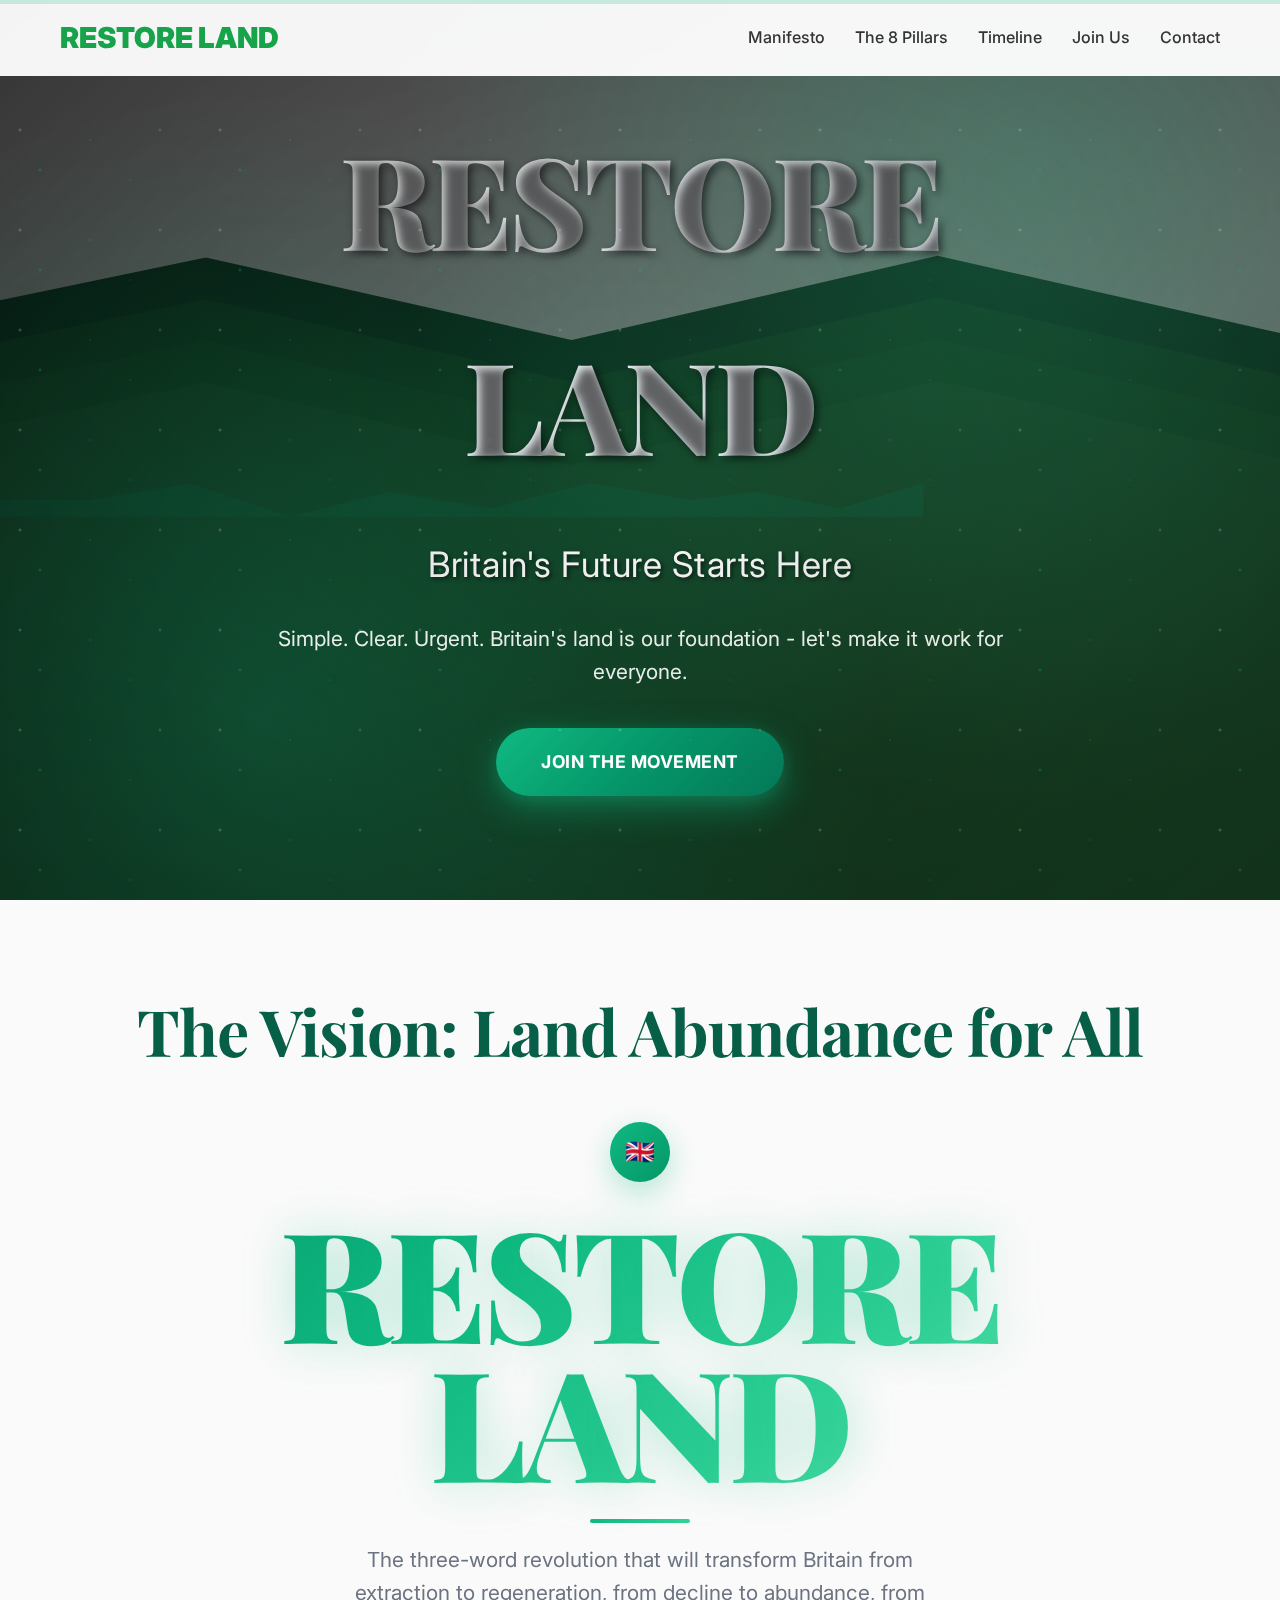
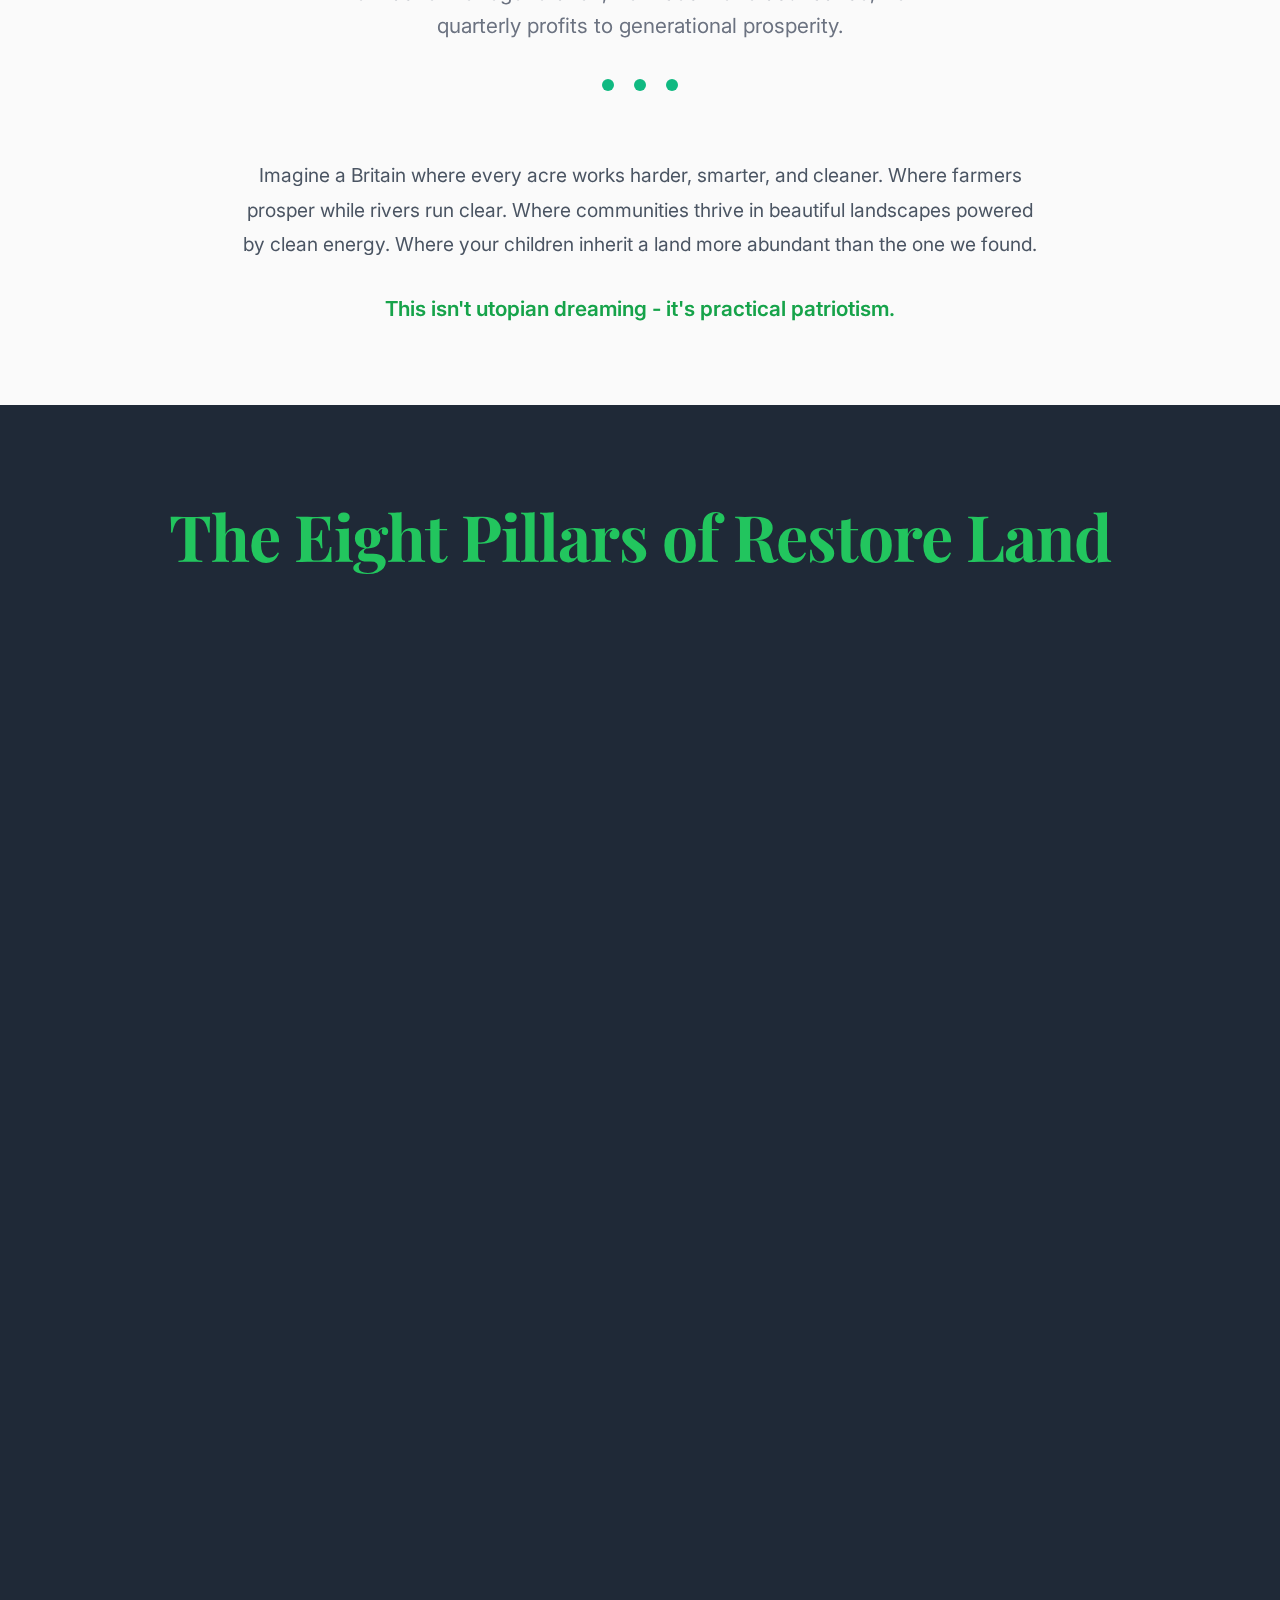
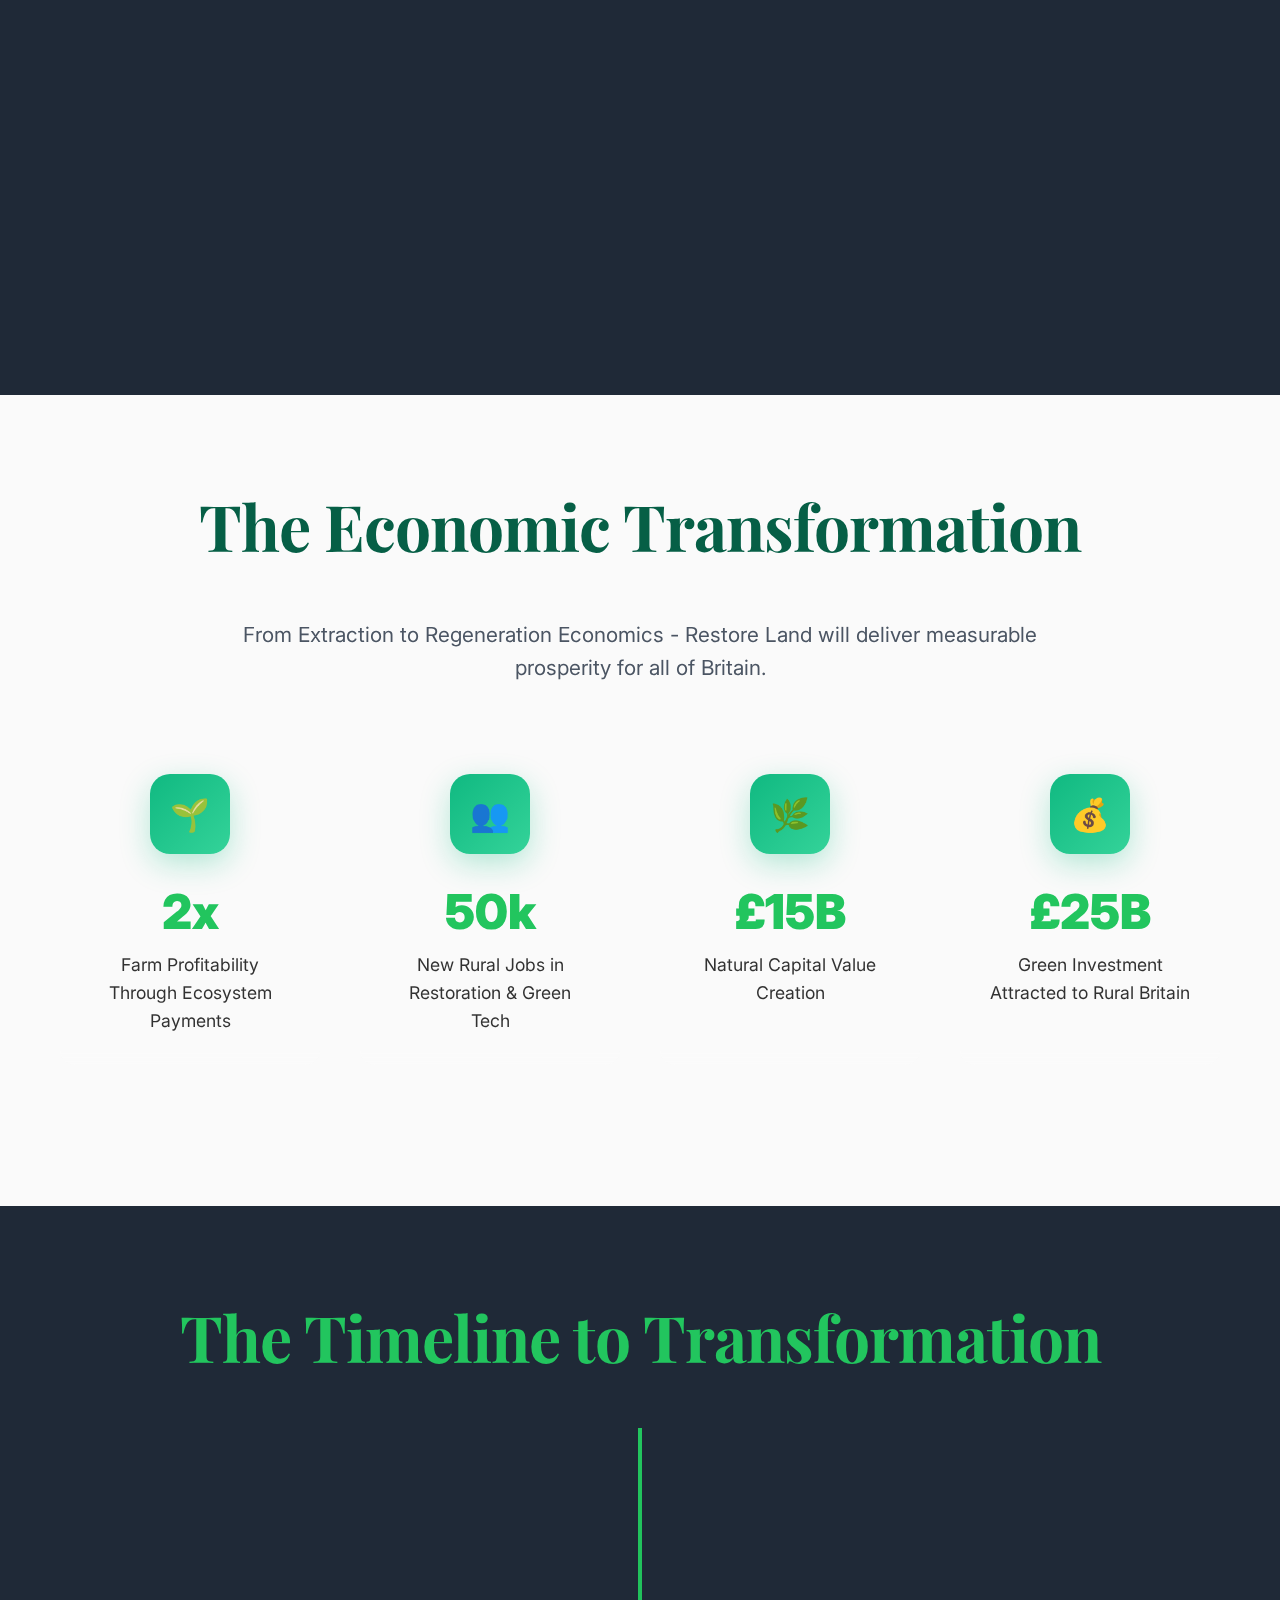
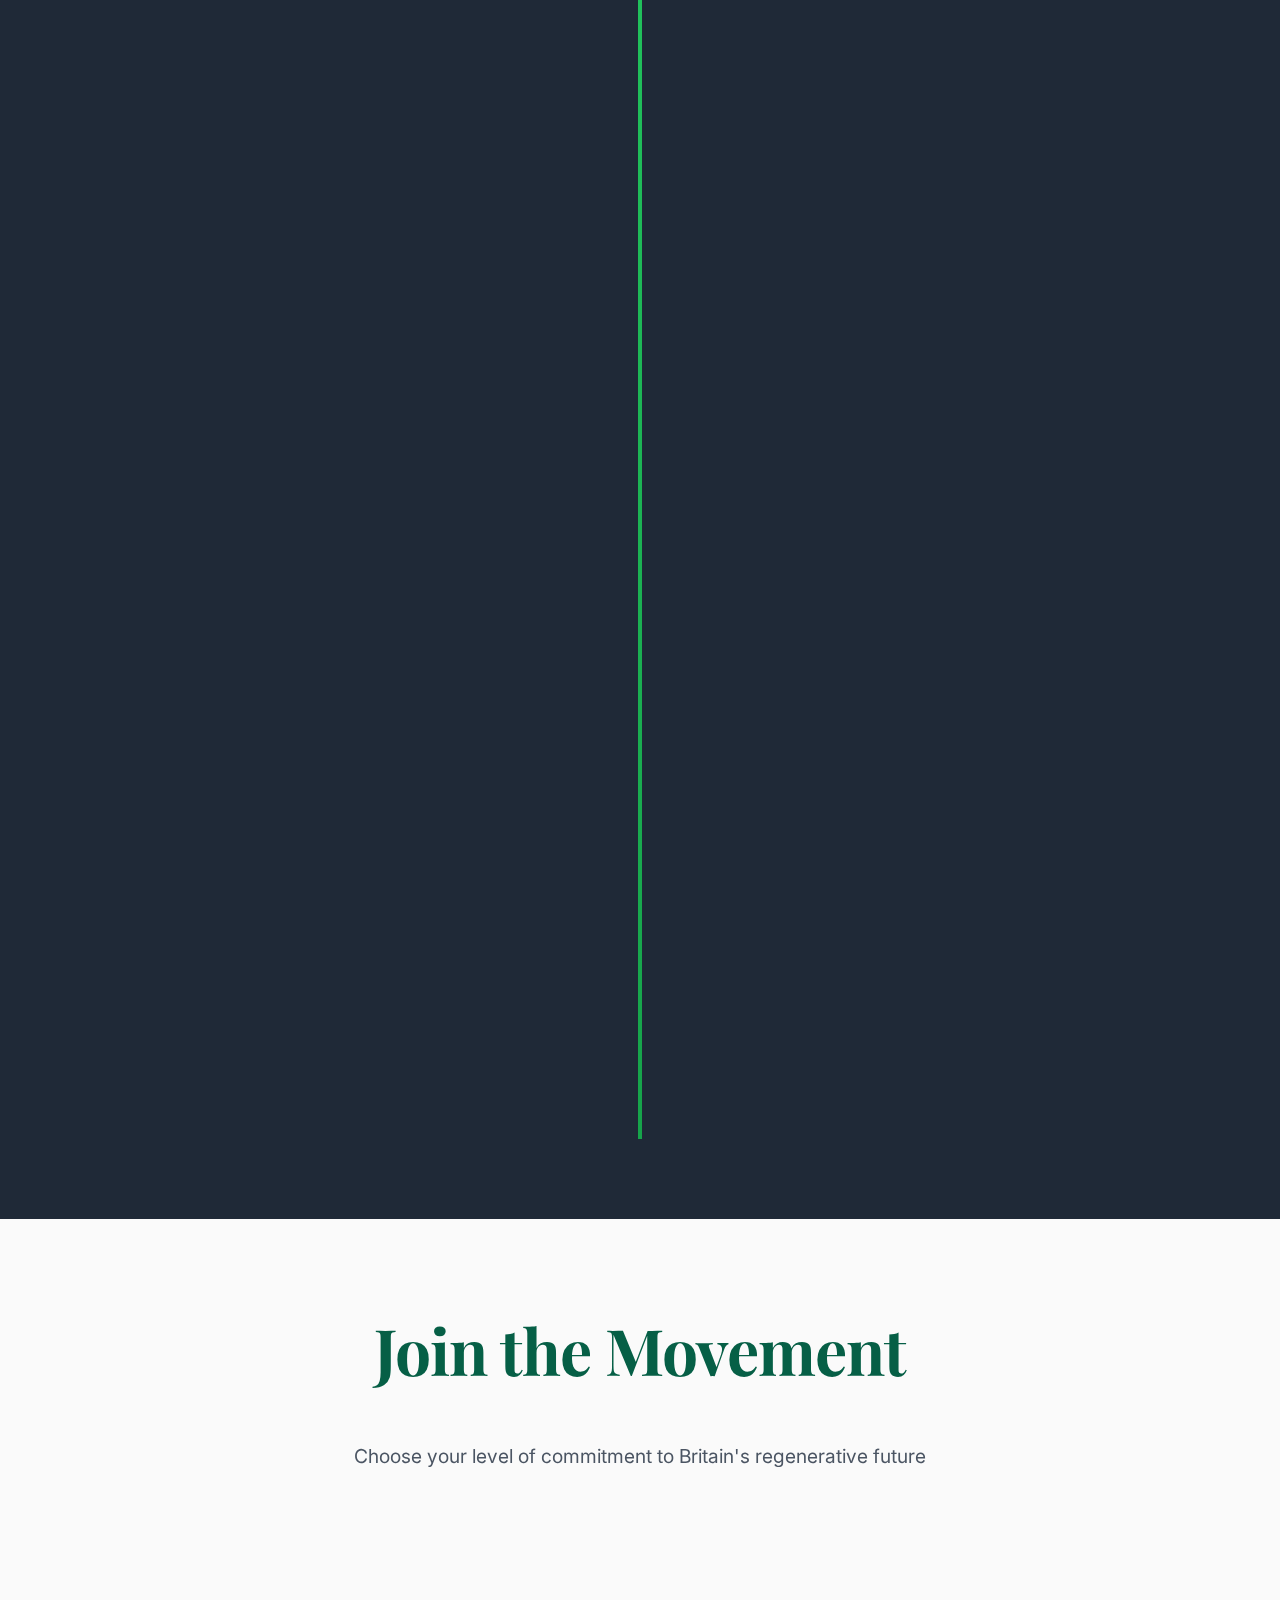
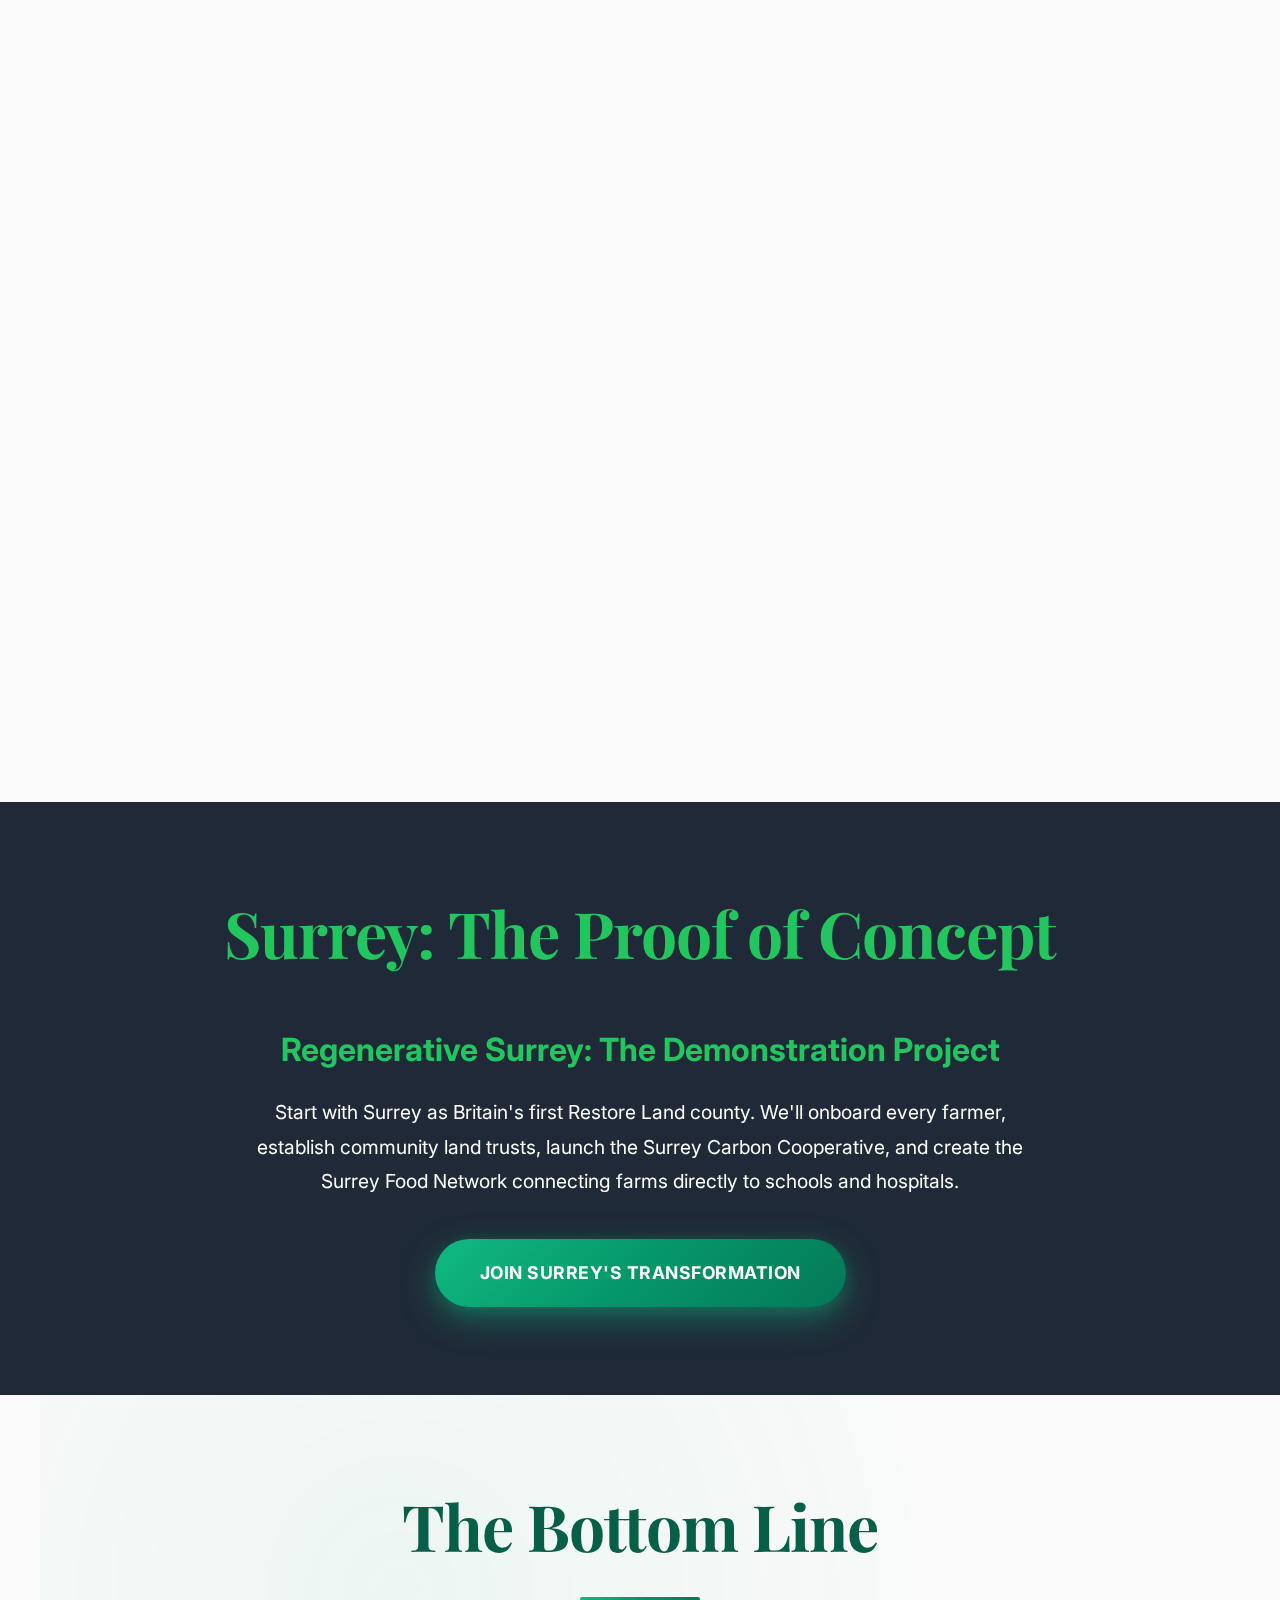
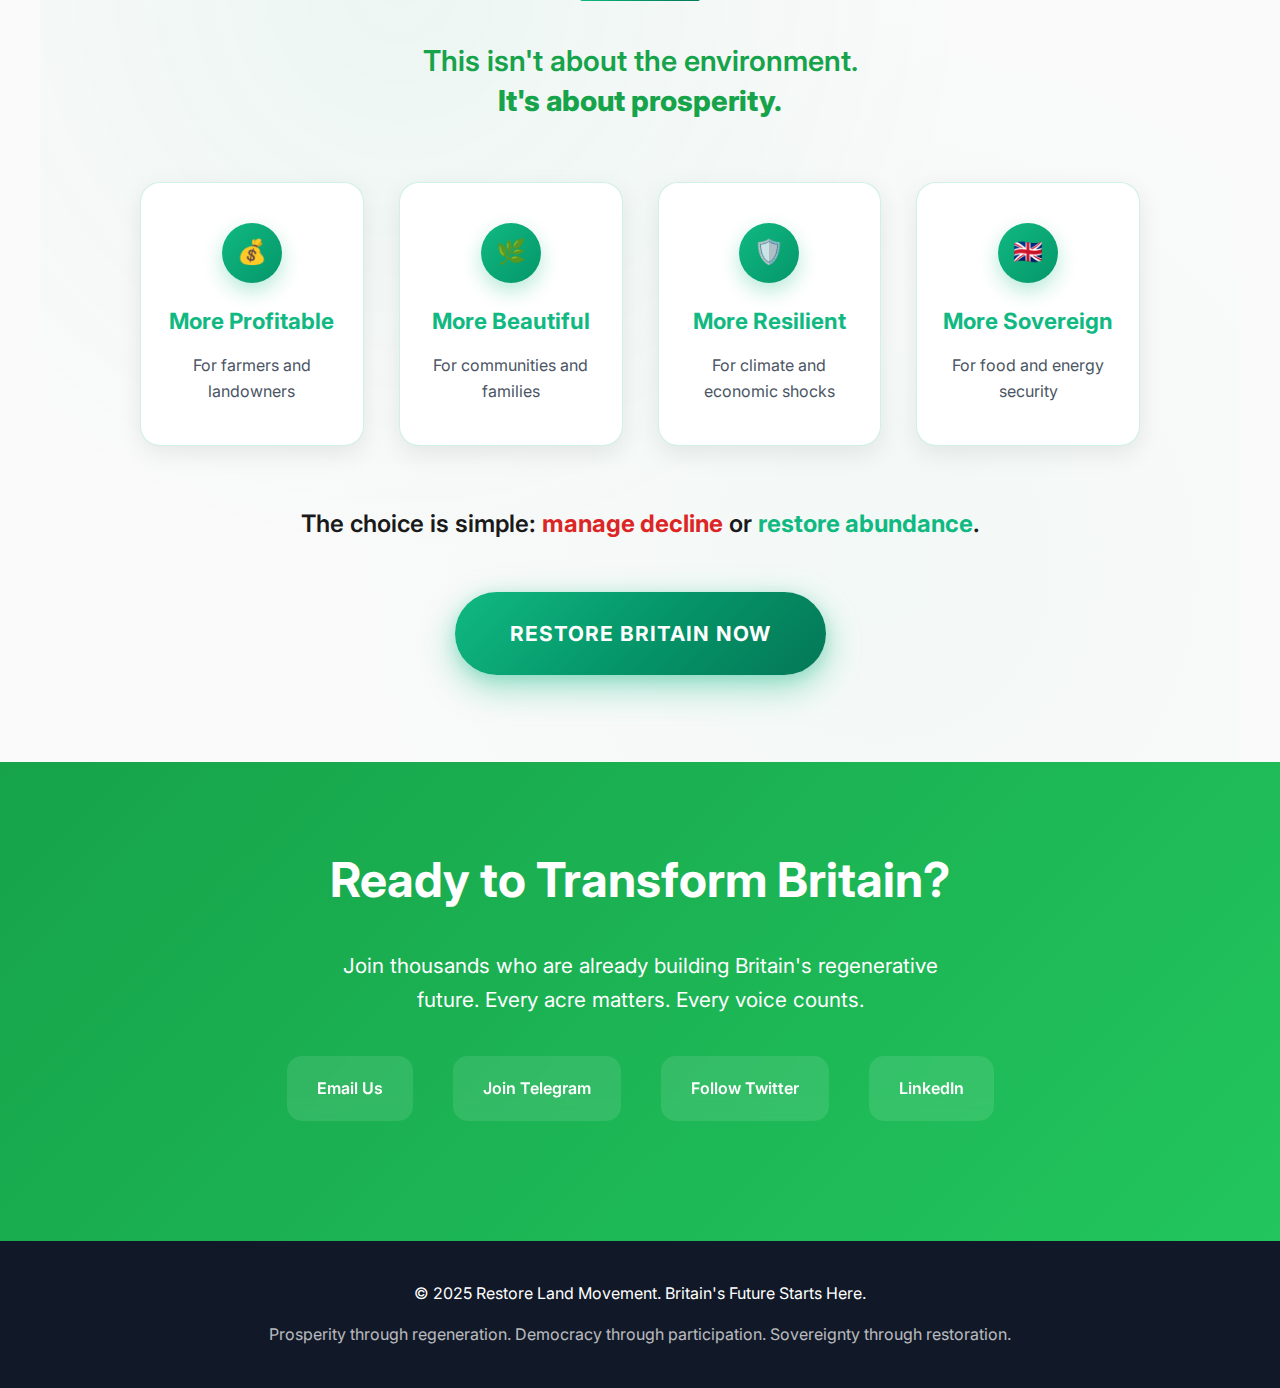
<file: initial.html>
<!DOCTYPE html>
<html lang="en" class="no-js">
<head>
    <meta charset="UTF-8">
    <meta name="viewport" content="width=device-width, initial-scale=1.0">
    <title>Restore Land - Britain's Future Starts Here</title>
    <link href="https://fonts.googleapis.com/css2?family=Inter:wght@300;400;500;600;700;800;900&family=Playfair+Display:wght@400;700;900&display=swap" rel="stylesheet">
    <style>
        * {
            margin: 0;
            padding: 0;
            box-sizing: border-box;
        }

        body {
            font-family: 'Inter', -apple-system, BlinkMacSystemFont, sans-serif;
            line-height: 1.6;
            color: #1a1a1a;
            overflow-x: hidden;
            background-color: #fafafa;
        }

        /* Hero Section */
        .hero {
            height: 100vh;
            background: 
                radial-gradient(circle at 20% 80%, rgba(16, 185, 129, 0.3) 0%, transparent 50%),
                radial-gradient(circle at 80% 20%, rgba(52, 211, 153, 0.3) 0%, transparent 50%),
                linear-gradient(135deg, rgba(0, 0, 0, 0.7), rgba(0, 0, 0, 0.4)), 
                url('[data-uri]');
            background-size: cover;
            background-position: center;
            display: flex;
            align-items: center;
            justify-content: center;
            text-align: center;
            color: white;
            position: relative;
            overflow: hidden;
            /* Ensure parallax transform doesn't affect document flow */
            top: 0;
            left: 0;
            z-index: 0;
        }

        .hero::before {
            content: '';
            position: absolute;
            top: 0;
            left: 0;
            right: 0;
            bottom: 0;
            background: radial-gradient(ellipse at center, transparent 0%, rgba(0, 0, 0, 0.3) 100%);
            pointer-events: none;
        }

        /* Floating particles */
        .hero::after {
            content: '';
            position: absolute;
            width: 100%;
            height: 100%;
            background-image: 
                radial-gradient(2px 2px at 20px 30px, rgba(255, 255, 255, 0.3), transparent),
                radial-gradient(2px 2px at 40px 70px, rgba(16, 185, 129, 0.4), transparent),
                radial-gradient(1px 1px at 90px 40px, rgba(255, 255, 255, 0.2), transparent),
                radial-gradient(1px 1px at 130px 80px, rgba(52, 211, 153, 0.3), transparent),
                radial-gradient(2px 2px at 160px 30px, rgba(255, 255, 255, 0.2), transparent);
            background-repeat: repeat;
            background-size: 200px 100px;
            animation: floatingParticles 20s linear infinite;
            pointer-events: none;
        }

        @keyframes floatingParticles {
            0% { transform: translateY(100vh) rotate(0deg); }
            100% { transform: translateY(-100vh) rotate(360deg); }
        }

        .hero-content {
            max-width: 800px;
            padding: 0 20px;
            animation: fadeInUp 1.5s ease-out;
        }

        .hero h1 {
            font-family: 'Playfair Display', serif;
            font-size: clamp(3.5rem, 10vw, 8rem);
            font-weight: 900;
            margin-bottom: 30px;
            text-shadow: 3px 3px 8px rgba(0,0,0,0.6);
            letter-spacing: -3px;
            background: linear-gradient(135deg, #ffffff, #f0f9ff);
            -webkit-background-clip: text;
            -webkit-text-fill-color: transparent;
            background-clip: text;
        }

        .hero-tagline {
            font-size: clamp(1.4rem, 3.5vw, 2.2rem);
            margin-bottom: 30px;
            font-weight: 400;
            text-shadow: 2px 2px 4px rgba(0,0,0,0.6);
            letter-spacing: 0.5px;
        }

        .hero-subtitle {
            font-size: clamp(1rem, 2.5vw, 1.3rem);
            margin-bottom: 40px;
            opacity: 0.9;
        }

        .cta-button {
            display: inline-block;
            background: linear-gradient(135deg, #10b981, #059669, #047857);
            color: white;
            padding: 20px 45px;
            text-decoration: none;
            border-radius: 60px;
            font-weight: 700;
            font-size: 1.1rem;
            transition: all 0.4s cubic-bezier(0.4, 0, 0.2, 1);
            box-shadow: 0 12px 35px rgba(16, 185, 129, 0.4), 0 4px 15px rgba(16, 185, 129, 0.2);
            border: none;
            cursor: pointer;
            letter-spacing: 0.5px;
            text-transform: uppercase;
            position: relative;
            overflow: hidden;
        }
        
        .cta-button::before {
            content: '';
            position: absolute;
            top: 0;
            left: -100%;
            width: 100%;
            height: 100%;
            background: linear-gradient(90deg, transparent, rgba(255,255,255,0.3), transparent);
            transition: left 0.6s;
        }

        .cta-button:hover {
            transform: translateY(-4px) scale(1.05);
            box-shadow: 0 20px 50px rgba(16, 185, 129, 0.5), 0 8px 25px rgba(16, 185, 129, 0.3);
            background: linear-gradient(135deg, #059669, #047857, #065f46);
        }
        
        .cta-button:hover::before {
            left: 100%;
        }

        /* Navigation */
        nav {
            position: fixed;
            top: 0;
            width: 100%;
            background: rgba(255, 255, 255, 0.95);
            backdrop-filter: blur(10px);
            z-index: 1000;
            padding: 15px 0;
            transition: all 0.3s ease;
        }

        nav.scrolled {
            background: rgba(255, 255, 255, 0.98);
            box-shadow: 0 2px 20px rgba(0,0,0,0.1);
        }

        .nav-container {
            max-width: 1200px;
            margin: 0 auto;
            display: flex;
            justify-content: space-between;
            align-items: center;
            padding: 0 20px;
        }

        .logo {
            font-size: 1.8rem;
            font-weight: 900;
            color: #16a34a;
            text-decoration: none;
        }

        .nav-links {
            display: flex;
            list-style: none;
            gap: 30px;
        }

        .nav-links a {
            text-decoration: none;
            color: #333;
            font-weight: 500;
            transition: color 0.3s ease;
        }

        .nav-links a:hover {
            color: #16a34a;
        }

        /* Content Sections */
        .section {
            padding: 80px 20px;
            max-width: 1200px;
            margin: 0 auto;
            /* Ensure sections maintain their position and aren't affected by transforms */
            position: relative;
            transform: translate3d(0, 0, 0);
        }

        .section-dark {
            background: #1f2937;
            color: white;
            margin: 0;
            max-width: none;
            padding: 80px 0;
        }

        .section-dark .section {
            padding: 0 20px;
        }

        .section h2 {
            font-family: 'Playfair Display', serif;
            font-size: clamp(2.5rem, 6vw, 4rem);
            margin-bottom: 40px;
            text-align: center;
            color: #065f46;
            font-weight: 700;
            letter-spacing: -1px;
        }

        .section-dark h2 {
            color: #22c55e;
        }

        .three-word-hero {
            text-align: center;
            margin-bottom: 60px;
        }

        .three-words {
            font-family: 'Playfair Display', serif;
            font-size: clamp(4.5rem, 12vw, 10rem);
            font-weight: 900;
            background: linear-gradient(135deg, #059669, #10b981, #34d399, #6ee7b7);
            -webkit-background-clip: text;
            -webkit-text-fill-color: transparent;
            background-clip: text;
            margin-bottom: 30px;
            line-height: 0.9;
            letter-spacing: -4px;
            text-shadow: 0 0 50px rgba(16, 185, 129, 0.3);
            /* Ensure this element has its own transform context and is not affected by parallax */
            position: relative;
            z-index: 1;
            transform: translate3d(0, 0, 0);
        }

        .pillars-grid {
            display: grid;
            grid-template-columns: repeat(auto-fit, minmax(300px, 1fr));
            gap: 40px;
            margin: 60px 0;
        }

        .pillar-card {
            background: linear-gradient(145deg, #ffffff, #f8fafc);
            padding: 45px;
            border-radius: 24px;
            box-shadow: 0 20px 60px rgba(0,0,0,0.08), 0 8px 20px rgba(16, 185, 129, 0.1);
            transition: all 0.4s cubic-bezier(0.4, 0, 0.2, 1);
            border: 2px solid transparent;
            position: relative;
            overflow: visible;
        }
        
        .pillar-card::before {
            content: '';
            position: absolute;
            top: 0;
            left: 0;
            right: 0;
            height: 4px;
            background: linear-gradient(90deg, #10b981, #34d399);
            transform: scaleX(0);
            transition: transform 0.4s ease;
        }

        .pillar-card:hover {
            transform: translateY(-12px) scale(1.02);
            box-shadow: 0 30px 80px rgba(0,0,0,0.12), 0 15px 40px rgba(16, 185, 129, 0.2);
            border-color: #10b981;
        }
        
        .pillar-card:hover::before {
            transform: scaleX(1);
        }

        .pillar-card h3 {
            color: #065f46;
            font-size: 1.6rem;
            margin-bottom: 18px;
            font-weight: 800;
            letter-spacing: -0.5px;
        }

        .pillar-quote {
            font-style: italic;
            color: #6b7280;
            margin-bottom: 20px;
            font-size: 1.1rem;
        }

        .stats-container {
            display: grid;
            grid-template-columns: repeat(auto-fit, minmax(200px, 1fr));
            gap: 40px;
            margin: 60px 0;
        }

        .stat-item {
            text-align: center;
            padding: 30px;
            background: rgba(255, 255, 255, 0.1);
            border-radius: 15px;
            backdrop-filter: blur(10px);
        }

        .stat-number {
            font-size: 3rem;
            font-weight: 900;
            color: #22c55e;
            display: block;
        }

        .stat-label {
            font-size: 1.1rem;
            margin-top: 10px;
            opacity: 0.9;
        }

        .timeline {
            position: relative;
            padding: 40px 0;
        }

        .timeline::before {
            content: '';
            position: absolute;
            left: 50%;
            top: 0;
            bottom: 0;
            width: 4px;
            background: linear-gradient(to bottom, #22c55e, #16a34a);
            transform: translateX(-50%);
        }

        .timeline-item {
            display: flex;
            margin-bottom: 60px;
            position: relative;
        }

        .timeline-item:nth-child(odd) {
            flex-direction: row-reverse;
        }

        .timeline-content {
            background: white;
            padding: 30px;
            border-radius: 15px;
            box-shadow: 0 10px 30px rgba(0,0,0,0.1);
            width: 45%;
            position: relative;
        }

        .timeline-year {
            font-size: 2rem;
            font-weight: 900;
            color: #16a34a;
            margin-bottom: 15px;
        }

        .membership-grid {
            display: grid;
            grid-template-columns: repeat(auto-fit, minmax(250px, 1fr));
            gap: 30px;
            margin: 60px 0;
        }

        .membership-card {
            background: linear-gradient(145deg, #ffffff, #f8fafc);
            padding: 50px 35px;
            border-radius: 28px;
            text-align: center;
            box-shadow: 0 20px 60px rgba(0,0,0,0.08), 0 8px 25px rgba(16, 185, 129, 0.1);
            transition: all 0.4s cubic-bezier(0.4, 0, 0.2, 1);
            border: 3px solid transparent;
            position: relative;
            overflow: hidden;
        }
        
        .membership-card::before {
            content: '';
            position: absolute;
            top: 0;
            left: 0;
            right: 0;
            height: 6px;
            background: linear-gradient(90deg, #10b981, #34d399, #6ee7b7);
            transform: scaleX(0);
            transition: transform 0.4s ease;
        }

        .membership-card:hover {
            transform: translateY(-15px) scale(1.03);
            border-color: #10b981;
            box-shadow: 0 35px 90px rgba(0,0,0,0.12), 0 20px 50px rgba(16, 185, 129, 0.25);
        }
        
        .membership-card:hover::before {
            transform: scaleX(1);
        }

        .membership-card.featured {
            border-color: #16a34a;
            transform: scale(1.05);
        }

        .membership-price {
            font-size: 2.5rem;
            font-weight: 900;
            color: #16a34a;
            margin-bottom: 10px;
        }

        .membership-title {
            font-size: 1.3rem;
            font-weight: 700;
            margin-bottom: 20px;
            color: #333;
        }

        .membership-features {
            list-style: none;
            text-align: left;
            margin: 20px 0;
        }

        .membership-features li {
            padding: 8px 0;
            border-bottom: 1px solid #f3f4f6;
        }

        .membership-features li:before {
            content: '✓';
            color: #22c55e;
            font-weight: bold;
            margin-right: 10px;
        }

        .contact-section {
            text-align: center;
            padding: 80px 20px;
            background: linear-gradient(135deg, #16a34a, #22c55e);
            color: white;
        }

        .contact-links {
            display: flex;
            justify-content: center;
            gap: 40px;
            margin: 40px 0;
            flex-wrap: wrap;
        }

        .contact-link {
            background: rgba(255, 255, 255, 0.1);
            padding: 20px 30px;
            border-radius: 15px;
            text-decoration: none;
            color: white;
            font-weight: 600;
            transition: all 0.3s ease;
            backdrop-filter: blur(10px);
        }

        .contact-link:hover {
            background: rgba(255, 255, 255, 0.2);
            transform: translateY(-3px);
        }

        .footer {
            background: #111827;
            color: white;
            text-align: center;
            padding: 40px 20px;
        }

        /* Animations */
        @keyframes fadeInUp {
            from {
                opacity: 0;
                transform: translateY(50px);
            }
            to {
                opacity: 1;
                transform: translateY(0);
            }
        }

        .animate-in {
            opacity: 1;
            transform: translateY(0);
            transition: all 0.8s ease;
        }

        .animate-in:not(.visible) {
            opacity: 0;
            transform: translateY(30px);
        }

        .animate-in.visible {
            opacity: 1;
            transform: translateY(0);
        }

        .stagger-animation {
            opacity: 1;
            transform: translateY(0);
            transition: all 0.6s cubic-bezier(0.4, 0, 0.2, 1);
        }

        .stagger-animation:not(.visible) {
            opacity: 0;
            transform: translateY(50px);
        }

        .stagger-animation.visible {
            opacity: 1;
            transform: translateY(0);
        }

        /* Fallback for when JavaScript is disabled or fails */
        .no-js .stagger-animation,
        .no-js .animate-in {
            opacity: 1 !important;
            transform: translateY(0) !important;
        }

        /* Additional fallback using CSS animation delay for progressive enhancement */
        @supports not (--css: variables) {
            .stagger-animation {
                opacity: 1;
                transform: translateY(0);
            }
        }

        /* Mobile Navigation */
        .mobile-menu-toggle {
            display: none;
            flex-direction: column;
            cursor: pointer;
            padding: 10px;
        }

        .mobile-menu-toggle span {
            width: 25px;
            height: 3px;
            background: #065f46;
            margin: 3px 0;
            transition: all 0.3s ease;
            border-radius: 2px;
        }

        .mobile-menu-toggle.active span:nth-child(1) {
            transform: rotate(45deg) translate(5px, 5px);
        }

        .mobile-menu-toggle.active span:nth-child(2) {
            opacity: 0;
        }

        .mobile-menu-toggle.active span:nth-child(3) {
            transform: rotate(-45deg) translate(7px, -6px);
        }

        .mobile-nav {
            display: none;
            position: fixed;
            top: 0;
            left: 0;
            width: 100%;
            height: 100vh;
            background: rgba(255, 255, 255, 0.98);
            backdrop-filter: blur(20px);
            z-index: 9998;
            padding-top: 80px;
        }

        .mobile-nav.active {
            display: block;
            animation: slideInDown 0.3s ease-out;
        }

        .mobile-nav ul {
            list-style: none;
            padding: 0;
            margin: 0;
            display: flex;
            flex-direction: column;
            align-items: center;
            gap: 40px;
        }

        .mobile-nav a {
            text-decoration: none;
            color: #065f46;
            font-size: 1.5rem;
            font-weight: 600;
            transition: all 0.3s ease;
        }

        .mobile-nav a:hover {
            color: #10b981;
            transform: scale(1.1);
        }

        @keyframes slideInDown {
            from {
                transform: translateY(-100%);
                opacity: 0;
            }
            to {
                transform: translateY(0);
                opacity: 1;
            }
        }

        /* Mobile Responsiveness */
        @media (max-width: 768px) {
            .nav-links {
                display: none;
            }
            
            .mobile-menu-toggle {
                display: flex;
            }
            
            .timeline::before {
                left: 20px;
            }
            
            .timeline-item {
                flex-direction: column;
                margin-left: 40px;
            }
            
            .timeline-content {
                width: 100%;
            }
            
            .contact-links {
                flex-direction: column;
                align-items: center;
            }

            .hero h1 {
                font-size: clamp(2.5rem, 8vw, 4rem);
            }

            .three-words {
                font-size: clamp(3rem, 10vw, 6rem);
            }

            .pillars-grid {
                grid-template-columns: 1fr;
                gap: 30px;
            }

            .membership-grid {
                grid-template-columns: 1fr;
                gap: 25px;
            }
        }

        /* Scroll indicator */
        .scroll-indicator {
            position: fixed;
            top: 0;
            left: 0;
            width: 100%;
            height: 4px;
            background: rgba(16, 185, 129, 0.2);
            z-index: 9999;
        }

        .scroll-progress {
            height: 100%;
            background: linear-gradient(90deg, #10b981, #059669);
            width: 0%;
            transition: width 0.1s ease;
        }

        /* Performance Optimizations */
        * {
            -webkit-font-smoothing: antialiased;
            -moz-osx-font-smoothing: grayscale;
        }

        /* Smooth scrolling and parallax effects */
        html {
            scroll-behavior: smooth;
        }

        .parallax-element {
            transform: translate3d(0, 0, 0);
            will-change: transform;
        }

        /* Optimize animations for performance - only set will-change when animating */
        .stagger-animation.visible,
        .animate-in.visible,
        .pillar-card:hover,
        .membership-card:hover,
        .cta-button:hover {
            will-change: transform;
        }

        /* Reduce motion for users who prefer it */
        @media (prefers-reduced-motion: reduce) {
            *,
            *::before,
            *::after {
                animation-duration: 0.01ms !important;
                animation-iteration-count: 1 !important;
                transition-duration: 0.01ms !important;
                scroll-behavior: auto !important;
            }
        }

        /* Floating animation for hero elements */
        @keyframes float {
            0%, 100% { transform: translateY(0px); }
            50% { transform: translateY(-10px); }
        }

        .hero-content {
            animation: fadeInUp 1.5s ease-out, float 6s ease-in-out infinite 2s;
        }

        /* Glow effects */
        .glow-on-hover {
            transition: all 0.3s ease;
        }

        .glow-on-hover:hover {
            text-shadow: 0 0 20px rgba(16, 185, 129, 0.6);
        }

        /* Stagger animation delays for cards */
        .pillars-grid .stagger-animation:nth-child(1) { transition-delay: 0.1s; }
        .pillars-grid .stagger-animation:nth-child(2) { transition-delay: 0.25s; }
        .pillars-grid .stagger-animation:nth-child(3) { transition-delay: 0.4s; }
        .pillars-grid .stagger-animation:nth-child(4) { transition-delay: 0.55s; }
        .pillars-grid .stagger-animation:nth-child(5) { transition-delay: 0.7s; }
        .pillars-grid .stagger-animation:nth-child(6) { transition-delay: 0.85s; }
        .pillars-grid .stagger-animation:nth-child(7) { transition-delay: 1.0s; }
        .pillars-grid .stagger-animation:nth-child(8) { transition-delay: 1.15s; }

        /* Magnetic hover effect */
        .magnetic {
            transition: transform 0.3s cubic-bezier(0.4, 0, 0.2, 1);
        }

        /* Pulse animation for important elements */
        @keyframes pulse-glow {
            0%, 100% { 
                box-shadow: 0 0 20px rgba(16, 185, 129, 0.4);
            }
            50% { 
                box-shadow: 0 0 40px rgba(16, 185, 129, 0.8), 0 0 60px rgba(16, 185, 129, 0.6);
            }
        }

        .pulse-glow {
            animation: pulse-glow 3s ease-in-out infinite;
        }

        /* Visual Enhancement Elements */
        .section-icon {
            width: 60px;
            height: 60px;
            margin: 0 auto 30px;
            border-radius: 50%;
            background: linear-gradient(135deg, #10b981, #059669);
            display: flex;
            align-items: center;
            justify-content: center;
            font-size: 24px;
            color: white;
            box-shadow: 0 10px 30px rgba(16, 185, 129, 0.3);
        }

        .pillar-number {
            position: absolute;
            top: -10px;
            right: -10px;
            width: 40px;
            height: 40px;
            background: linear-gradient(135deg, #10b981, #059669);
            border-radius: 50%;
            display: flex;
            align-items: center;
            justify-content: center;
            color: white;
            font-weight: 900;
            font-size: 18px;
            box-shadow: 0 5px 15px rgba(16, 185, 129, 0.4);
        }

        .stat-icon {
            width: 80px;
            height: 80px;
            margin: 0 auto 20px;
            border-radius: 20px;
            background: linear-gradient(135deg, #10b981, #34d399);
            display: flex;
            align-items: center;
            justify-content: center;
            font-size: 32px;
            color: white;
            box-shadow: 0 10px 30px rgba(16, 185, 129, 0.3);
        }

        /* Decorative Elements */
        .decorative-line {
            width: 100px;
            height: 4px;
            background: linear-gradient(90deg, #10b981, #34d399);
            margin: 20px auto;
            border-radius: 2px;
        }

        .accent-dot {
            width: 12px;
            height: 12px;
            background: #10b981;
            border-radius: 50%;
            display: inline-block;
            margin: 0 8px;
            animation: pulse 2s infinite;
        }

        @keyframes pulse {
            0%, 100% { opacity: 1; }
            50% { opacity: 0.5; }
        }

        /* Modal Styles */
        .modal {
            display: none;
            position: fixed;
            z-index: 10000;
            left: 0;
            top: 0;
            width: 100%;
            height: 100%;
            background-color: rgba(0, 0, 0, 0.8);
            backdrop-filter: blur(5px);
        }

        .modal.active {
            display: flex;
            align-items: center;
            justify-content: center;
            animation: fadeIn 0.3s ease-out;
        }

        .modal-content {
            background: white;
            padding: 40px;
            border-radius: 20px;
            max-width: 500px;
            width: 90%;
            max-height: 80vh;
            overflow-y: auto;
            position: relative;
            box-shadow: 0 25px 80px rgba(0, 0, 0, 0.3);
            animation: slideInUp 0.3s ease-out;
        }

        .modal-close {
            position: absolute;
            right: 20px;
            top: 20px;
            font-size: 24px;
            cursor: pointer;
            color: #6b7280;
            transition: color 0.3s ease;
        }

        .modal-close:hover {
            color: #dc2626;
        }

        .form-group {
            margin-bottom: 20px;
        }

        .form-group label {
            display: block;
            margin-bottom: 8px;
            font-weight: 600;
            color: #374151;
        }

        .form-group input,
        .form-group select,
        .form-group textarea {
            width: 100%;
            padding: 12px 16px;
            border: 2px solid #e5e7eb;
            border-radius: 10px;
            font-size: 16px;
            transition: border-color 0.3s ease;
        }

        .form-group input:focus,
        .form-group select:focus,
        .form-group textarea:focus {
            outline: none;
            border-color: #10b981;
            box-shadow: 0 0 0 3px rgba(16, 185, 129, 0.1);
        }

        .form-submit {
            width: 100%;
            background: linear-gradient(135deg, #10b981, #059669);
            color: white;
            padding: 15px;
            border: none;
            border-radius: 10px;
            font-size: 16px;
            font-weight: 600;
            cursor: pointer;
            transition: all 0.3s ease;
        }

        .form-submit:hover {
            background: linear-gradient(135deg, #059669, #047857);
            transform: translateY(-2px);
            box-shadow: 0 10px 25px rgba(16, 185, 129, 0.4);
        }

        @keyframes fadeIn {
            from { opacity: 0; }
            to { opacity: 1; }
        }

        @keyframes slideInUp {
            from {
                opacity: 0;
                transform: translateY(50px);
            }
            to {
                opacity: 1;
                transform: translateY(0);
            }
        }

        /* Bottom Line Section Enhancements */
        .benefit-card:hover {
            transform: translateY(-8px) scale(1.02);
            box-shadow: 0 20px 40px rgba(16, 185, 129, 0.15);
            border-color: rgba(16, 185, 129, 0.6);
            background: linear-gradient(135deg, #ffffff, #f0fdf4);
        }

        .bottom-line-section .benefit-card {
            cursor: pointer;
        }

        /* Mobile Responsive Styles for Bottom Line */
        @media (max-width: 768px) {
            .bottom-line-section {
                padding: 60px 20px !important;
            }
            
            .bottom-line-section .benefit-card {
                padding: 30px 20px !important;
            }
            
            .bottom-line-section .benefit-card h4 {
                font-size: 1.2rem !important;
            }
        }
        
        @media (prefers-reduced-motion: reduce) {
            .benefit-card {
                transition: none !important;
            }
        }
    </style>
</head>
<body>
    <!-- Scroll Progress Indicator -->
    <div class="scroll-indicator">
        <div class="scroll-progress" id="scrollProgress"></div>
    </div>

    <!-- Navigation -->
    <nav id="navbar">
        <div class="nav-container">
            <a href="#" class="logo">RESTORE LAND</a>
            <ul class="nav-links">
                <li><a href="#manifesto">Manifesto</a></li>
                <li><a href="#pillars">The 8 Pillars</a></li>
                <li><a href="#timeline">Timeline</a></li>
                <li><a href="#membership">Join Us</a></li>
                <li><a href="#contact">Contact</a></li>
            </ul>
            <div class="mobile-menu-toggle" id="mobileMenuToggle">
                <span></span>
                <span></span>
                <span></span>
            </div>
        </div>
    </nav>

    <!-- Mobile Navigation -->
    <div class="mobile-nav" id="mobileNav">
        <ul>
            <li><a href="#manifesto">Manifesto</a></li>
            <li><a href="#pillars">The 8 Pillars</a></li>
            <li><a href="#timeline">Timeline</a></li>
            <li><a href="#membership">Join Us</a></li>
            <li><a href="#contact">Contact</a></li>
        </ul>
    </div>

    <!-- Hero Section -->
    <section class="hero">
        <div class="hero-content">
            <h1>RESTORE LAND</h1>
            <p class="hero-tagline">Britain's Future Starts Here</p>
            <p class="hero-subtitle">Simple. Clear. Urgent. Britain's land is our foundation - let's make it work for everyone.</p>
            <a href="#manifesto" class="cta-button pulse-glow">Join the Movement</a>
        </div>
    </section>

    <!-- Three Word Revolution -->
    <section class="section" id="manifesto">
        <h2>The Vision: Land Abundance for All</h2>
        <div class="three-word-hero">
            <div class="section-icon">🇬🇧</div>
            <div class="three-words">RESTORE LAND</div>
            <div class="decorative-line"></div>
            <p style="font-size: 1.3rem; color: #6b7280; max-width: 600px; margin: 0 auto;">
                The three-word revolution that will transform Britain from extraction to regeneration, 
                from decline to abundance, from quarterly profits to generational prosperity.
            </p>
            <div style="text-align: center; margin: 30px 0;">
                <span class="accent-dot"></span>
                <span class="accent-dot"></span>
                <span class="accent-dot"></span>
            </div>
        </div>

        <div style="text-align: center; max-width: 800px; margin: 0 auto;">
            <p style="font-size: 1.2rem; line-height: 1.8; color: #4b5563;">
                Imagine a Britain where every acre works harder, smarter, and cleaner. Where farmers prosper while rivers run clear. 
                Where communities thrive in beautiful landscapes powered by clean energy. Where your children inherit a land more 
                abundant than the one we found.
            </p>
            <p style="font-size: 1.3rem; font-weight: 600; color: #16a34a; margin-top: 30px;">
                This isn't utopian dreaming - it's practical patriotism.
            </p>
        </div>
    </section>

    <!-- The 8 Pillars -->
    <section class="section-dark" id="pillars">
        <div class="section">
            <h2>The Eight Pillars of Restore Land</h2>
            <div class="pillars-grid">
                <div class="pillar-card stagger-animation magnetic">
                    <div class="pillar-number">1</div>
                    <h3 class="glow-on-hover">Digital Land Sovereignty</h3>
                    <p class="pillar-quote">"Every acre tracked, every decision transparent"</p>
                    <p>Britain will build the world's first complete digital land management system. One platform connecting every farmer to every processor to every retailer to every government department.</p>
                </div>

                <div class="pillar-card stagger-animation magnetic">
                    <div class="pillar-number">2</div>
                    <h3 class="glow-on-hover">Financial Rewilding</h3>
                    <p class="pillar-quote">"Pay farmers to heal the land, not exploit it"</p>
                    <p>Transform Britain's £3.5 billion annual agricultural subsidies from rewarding production volume to rewarding ecosystem restoration.</p>
                </div>

                <div class="pillar-card stagger-animation magnetic">
                    <div class="pillar-number">3</div>
                    <h3 class="glow-on-hover">Energy Independence Through Land</h3>
                    <p class="pillar-quote">"Every farm a power station, every community energy-sovereign"</p>
                    <p>Transform Britain's 70% agricultural land into distributed clean energy infrastructure while maintaining food production.</p>
                </div>

                <div class="pillar-card stagger-animation magnetic">
                    <div class="pillar-number">4</div>
                    <h3 class="glow-on-hover">Food Security Through Soil Security</h3>
                    <p class="pillar-quote">"Healthy soil = healthy food = healthy people"</p>
                    <p>Rebuild Britain's depleted soils to guarantee long-term food security while producing more nutritious food.</p>
                </div>

                <div class="pillar-card stagger-animation magnetic">
                    <div class="pillar-number">5</div>
                    <h3 class="glow-on-hover">Democratic Land Planning</h3>
                    <p class="pillar-quote">"Communities decide their landscape's future"</p>
                    <p>Replace top-down planning with community-led land use decisions supported by AI optimization tools.</p>
                </div>

                <div class="pillar-card stagger-animation magnetic">
                    <div class="pillar-number">6</div>
                    <h3 class="glow-on-hover">Nature as Infrastructure</h3>
                    <p class="pillar-quote">"Rivers as flood defenses, forests as air conditioning"</p>
                    <p>Treat natural systems as essential infrastructure requiring investment and maintenance.</p>
                </div>

                <div class="pillar-card stagger-animation magnetic">
                    <div class="pillar-number">7</div>
                    <h3 class="glow-on-hover">Rural Renaissance</h3>
                    <p class="pillar-quote">"Vibrant villages, not dormitory towns"</p>
                    <p>Reverse rural decline by making countryside careers attractive and financially viable.</p>
                </div>

                <div class="pillar-card stagger-animation magnetic">
                    <div class="pillar-number">8</div>
                    <h3 class="glow-on-hover">Land as Legacy</h3>
                    <p class="pillar-quote">"Prosperity in perpetuity, not quarterly profits"</p>
                    <p>Shift from quarterly thinking to generational thinking with frameworks that reward long-term stewardship.</p>
                </div>
            </div>
        </div>
    </section>

    <!-- Economic Impact -->
    <section class="section">
        <h2>The Economic Transformation</h2>
        <p style="text-align: center; font-size: 1.3rem; color: #4b5563; margin-bottom: 50px; max-width: 800px; margin-left: auto; margin-right: auto;">
            From Extraction to Regeneration Economics - Restore Land will deliver measurable prosperity for all of Britain.
        </p>
        
        <div class="stats-container">
            <div class="stat-item">
                <div class="stat-icon">🌱</div>
                <span class="stat-number">2x</span>
                <span class="stat-label">Farm Profitability Through Ecosystem Payments</span>
            </div>
            <div class="stat-item">
                <div class="stat-icon">👥</div>
                <span class="stat-number">50k</span>
                <span class="stat-label">New Rural Jobs in Restoration & Green Tech</span>
            </div>
            <div class="stat-item">
                <div class="stat-icon">🌿</div>
                <span class="stat-number">£15B</span>
                <span class="stat-label">Natural Capital Value Creation</span>
            </div>
            <div class="stat-item">
                <div class="stat-icon">💰</div>
                <span class="stat-number">£25B</span>
                <span class="stat-label">Green Investment Attracted to Rural Britain</span>
            </div>
        </div>
    </section>

    <!-- Timeline -->
    <section class="section-dark" id="timeline">
        <div class="section">
            <h2>The Timeline to Transformation</h2>
            <div class="timeline">
                <div class="timeline-item">
                    <div class="timeline-content animate-in">
                        <div class="timeline-year">2025: Foundation Year</div>
                        <h4>Launch Restore Land Movement</h4>
                        <ul>
                            <li>Establish Surrey demonstration project</li>
                            <li>Build coalition of 1,000 supporters</li>
                            <li>Secure initial £5M funding</li>
                        </ul>
                    </div>
                </div>

                <div class="timeline-item">
                    <div class="timeline-content animate-in">
                        <div class="timeline-year">2026: Expansion Year</div>
                        <h4>Scale Across Counties</h4>
                        <ul>
                            <li>Roll out to 5 additional counties</li>
                            <li>Launch political candidates in local elections</li>
                            <li>Achieve 10,000 active members</li>
                            <li>Demonstrate £50M in economic impact</li>
                        </ul>
                    </div>
                </div>

                <div class="timeline-item">
                    <div class="timeline-content animate-in">
                        <div class="timeline-year">2027: Breakthrough Year</div>
                        <h4>National Policy Change</h4>
                        <ul>
                            <li>National legislation enabling framework</li>
                            <li>100,000 movement members</li>
                            <li>International partnerships established</li>
                            <li>£500M in regenerative investments facilitated</li>
                        </ul>
                    </div>
                </div>

                <div class="timeline-item">
                    <div class="timeline-content animate-in">
                        <div class="timeline-year">2028: Transformation Year</div>
                        <h4>Britain Leads the World</h4>
                        <ul>
                            <li>50% of British counties participating</li>
                            <li>Movement candidates in Westminster</li>
                            <li>Global leadership in land restoration</li>
                            <li>Britain as the world's regenerative agriculture capital</li>
                        </ul>
                    </div>
                </div>
            </div>
        </div>
    </section>

    <!-- Membership -->
    <section class="section" id="membership">
        <h2>Join the Movement</h2>
        <p style="text-align: center; font-size: 1.2rem; color: #4b5563; margin-bottom: 50px;">
            Choose your level of commitment to Britain's regenerative future
        </p>
        
        <div class="membership-grid">
            <div class="membership-card animate-in">
                <div class="membership-price">FREE</div>
                <div class="membership-title">Restore Land Supporters</div>
                <ul class="membership-features">
                    <li>Access to educational resources</li>
                    <li>Quarterly newsletter with success stories</li>
                    <li>Invitation to local meetups</li>
                    <li>Digital manifesto and toolkit</li>
                </ul>
                <button class="cta-button membership-signup" data-tier="free" style="width: 100%; margin-top: 20px;">Join Free</button>
            </div>

            <div class="membership-card featured animate-in">
                <div class="membership-price">£25/mo</div>
                <div class="membership-title">Restore Land Champions</div>
                <ul class="membership-features">
                    <li>Monthly webinars with experts</li>
                    <li>Access to pilot programs</li>
                    <li>Direct influence on policy development</li>
                    <li>Early access to tools and platforms</li>
                    <li>Regional networking events</li>
                </ul>
                <button class="cta-button membership-signup" data-tier="champion" style="width: 100%; margin-top: 20px;">Become a Champion</button>
            </div>

            <div class="membership-card animate-in">
                <div class="membership-price">£100/mo</div>
                <div class="membership-title">Restore Land Partners</div>
                <ul class="membership-features">
                    <li>Partnership with local demonstration projects</li>
                    <li>Premium access to data and insights</li>
                    <li>Speaking opportunities at events</li>
                    <li>Direct consultation on policy</li>
                    <li>Priority access to funding opportunities</li>
                </ul>
                <button class="cta-button membership-signup" data-tier="partner" style="width: 100%; margin-top: 20px;">Become a Partner</button>
            </div>

            <div class="membership-card animate-in">
                <div class="membership-price">£1000+</div>
                <div class="membership-title">Restore Land Investors</div>
                <ul class="membership-features">
                    <li>Equity participation in movement companies</li>
                    <li>Advisory board membership</li>
                    <li>Direct policy influence</li>
                    <li>Investment opportunities in projects</li>
                    <li>Exclusive high-level networking</li>
                </ul>
                <button class="cta-button membership-signup" data-tier="investor" style="width: 100%; margin-top: 20px;">Invest in the Future</button>
            </div>
        </div>
    </section>

    <!-- Surrey Proof of Concept -->
    <section class="section-dark">
        <div class="section">
            <h2>Surrey: The Proof of Concept</h2>
            <div style="text-align: center; max-width: 800px; margin: 0 auto;">
                <h3 style="color: #22c55e; font-size: 2rem; margin-bottom: 20px;">Regenerative Surrey: The Demonstration Project</h3>
                <p style="font-size: 1.2rem; line-height: 1.8; margin-bottom: 40px;">
                    Start with Surrey as Britain's first Restore Land county. We'll onboard every farmer, establish community 
                    land trusts, launch the Surrey Carbon Cooperative, and create the Surrey Food Network connecting farms 
                    directly to schools and hospitals.
                </p>
                <a href="#contact" class="cta-button">Join Surrey's Transformation</a>
            </div>
        </div>
    </section>

    <!-- Bottom Line -->
    <section class="section bottom-line-section" style="
        background: #fafafa;
        position: relative;
        overflow: hidden;
    ">
        <!-- Subtle background pattern -->
        <div style="
            position: absolute;
            top: 0;
            left: 0;
            right: 0;
            bottom: 0;
            background: radial-gradient(circle at 30% 20%, rgba(16, 185, 129, 0.06) 0%, transparent 50%),
                       radial-gradient(circle at 70% 80%, rgba(52, 211, 153, 0.04) 0%, transparent 50%);
            pointer-events: none;
        "></div>

        <div style="
            text-align: center; 
            max-width: 1000px; 
            margin: 0 auto;
            position: relative;
            z-index: 2;
        ">
            <!-- Main heading with brand typography -->
            <h2 style="
                font-family: 'Playfair Display', serif;
                font-size: clamp(2.5rem, 6vw, 4rem);
                font-weight: 700;
                color: #065f46;
                margin-bottom: 20px;
            ">The Bottom Line</h2>

            <!-- Decorative line -->
            <div style="
                width: 120px;
                height: 4px;
                background: linear-gradient(135deg, #10b981, #059669, #047857);
                margin: 0 auto 40px auto;
                border-radius: 2px;
            "></div>

            <!-- Primary value proposition -->
            <p style="
                font-family: 'Inter', sans-serif;
                font-size: clamp(1.3rem, 3vw, 1.8rem);
                font-weight: 600;
                color: #16a34a;
                margin-bottom: 60px;
                line-height: 1.4;
            ">
                This isn't about the environment.<br>
                <span style="font-weight: 800;">It's about prosperity.</span>
            </p>

            <!-- Enhanced benefits grid -->
            <div style="
                display: grid;
                grid-template-columns: repeat(auto-fit, minmax(220px, 1fr));
                gap: 35px;
                margin: 60px 0;
            ">
                <!-- More Profitable -->
                <div class="benefit-card" style="
                    background: white;
                    border: 1px solid rgba(16, 185, 129, 0.2);
                    border-radius: 20px;
                    padding: 40px 25px;
                    text-align: center;
                    transition: all 0.4s cubic-bezier(0.4, 0, 0.2, 1);
                    position: relative;
                    overflow: hidden;
                    box-shadow: 0 8px 25px rgba(0, 0, 0, 0.08);
                ">
                    <div style="
                        width: 60px;
                        height: 60px;
                        background: linear-gradient(135deg, #10b981, #059669);
                        border-radius: 50%;
                        display: flex;
                        align-items: center;
                        justify-content: center;
                        margin: 0 auto 20px auto;
                        font-size: 1.5rem;
                        box-shadow: 0 8px 20px rgba(16, 185, 129, 0.3);
                    ">💰</div>
                    <h4 style="
                        font-family: 'Inter', sans-serif;
                        color: #10b981;
                        font-size: 1.4rem;
                        font-weight: 700;
                        margin-bottom: 15px;
                    ">More Profitable</h4>
                    <p style="
                        font-family: 'Inter', sans-serif;
                        color: #4b5563;
                        font-size: 1rem;
                        line-height: 1.6;
                        margin: 0;
                    ">For farmers and landowners</p>
                </div>

                <!-- More Beautiful -->
                <div class="benefit-card" style="
                    background: white;
                    border: 1px solid rgba(16, 185, 129, 0.2);
                    border-radius: 20px;
                    padding: 40px 25px;
                    text-align: center;
                    transition: all 0.4s cubic-bezier(0.4, 0, 0.2, 1);
                    position: relative;
                    overflow: hidden;
                    box-shadow: 0 8px 25px rgba(0, 0, 0, 0.08);
                ">
                    <div style="
                        width: 60px;
                        height: 60px;
                        background: linear-gradient(135deg, #10b981, #059669);
                        border-radius: 50%;
                        display: flex;
                        align-items: center;
                        justify-content: center;
                        margin: 0 auto 20px auto;
                        font-size: 1.5rem;
                        box-shadow: 0 8px 20px rgba(16, 185, 129, 0.3);
                    ">🌿</div>
                    <h4 style="
                        font-family: 'Inter', sans-serif;
                        color: #10b981;
                        font-size: 1.4rem;
                        font-weight: 700;
                        margin-bottom: 15px;
                    ">More Beautiful</h4>
                    <p style="
                        font-family: 'Inter', sans-serif;
                        color: #4b5563;
                        font-size: 1rem;
                        line-height: 1.6;
                        margin: 0;
                    ">For communities and families</p>
                </div>

                <!-- More Resilient -->
                <div class="benefit-card" style="
                    background: white;
                    border: 1px solid rgba(16, 185, 129, 0.2);
                    border-radius: 20px;
                    padding: 40px 25px;
                    text-align: center;
                    transition: all 0.4s cubic-bezier(0.4, 0, 0.2, 1);
                    position: relative;
                    overflow: hidden;
                    box-shadow: 0 8px 25px rgba(0, 0, 0, 0.08);
                ">
                    <div style="
                        width: 60px;
                        height: 60px;
                        background: linear-gradient(135deg, #10b981, #059669);
                        border-radius: 50%;
                        display: flex;
                        align-items: center;
                        justify-content: center;
                        margin: 0 auto 20px auto;
                        font-size: 1.5rem;
                        box-shadow: 0 8px 20px rgba(16, 185, 129, 0.3);
                    ">🛡️</div>
                    <h4 style="
                        font-family: 'Inter', sans-serif;
                        color: #10b981;
                        font-size: 1.4rem;
                        font-weight: 700;
                        margin-bottom: 15px;
                    ">More Resilient</h4>
                    <p style="
                        font-family: 'Inter', sans-serif;
                        color: #4b5563;
                        font-size: 1rem;
                        line-height: 1.6;
                        margin: 0;
                    ">For climate and economic shocks</p>
                </div>

                <!-- More Sovereign -->
                <div class="benefit-card" style="
                    background: white;
                    border: 1px solid rgba(16, 185, 129, 0.2);
                    border-radius: 20px;
                    padding: 40px 25px;
                    text-align: center;
                    transition: all 0.4s cubic-bezier(0.4, 0, 0.2, 1);
                    position: relative;
                    overflow: hidden;
                    box-shadow: 0 8px 25px rgba(0, 0, 0, 0.08);
                ">
                    <div style="
                        width: 60px;
                        height: 60px;
                        background: linear-gradient(135deg, #10b981, #059669);
                        border-radius: 50%;
                        display: flex;
                        align-items: center;
                        justify-content: center;
                        margin: 0 auto 20px auto;
                        font-size: 1.5rem;
                        box-shadow: 0 8px 20px rgba(16, 185, 129, 0.3);
                    ">🇬🇧</div>
                    <h4 style="
                        font-family: 'Inter', sans-serif;
                        color: #10b981;
                        font-size: 1.4rem;
                        font-weight: 700;
                        margin-bottom: 15px;
                    ">More Sovereign</h4>
                    <p style="
                        font-family: 'Inter', sans-serif;
                        color: #4b5563;
                        font-size: 1rem;
                        line-height: 1.6;
                        margin: 0;
                    ">For food and energy security</p>
                </div>
            </div>

            <!-- Final message -->
            <p style="
                font-family: 'Inter', sans-serif;
                font-size: clamp(1.2rem, 2.5vw, 1.5rem);
                font-weight: 600;
                color: #1a1a1a;
                margin: 60px 0 50px 0;
                line-height: 1.5;
            ">
                The choice is simple: <span style="color: #dc2626; font-weight: 700;">manage decline</span> or <span style="color: #10b981; font-weight: 700;">restore abundance</span>.
            </p>

            <!-- Enhanced CTA Button -->
            <a href="#membership" class="cta-button" style="font-size: 1.3rem; padding: 25px 55px; text-transform: uppercase; letter-spacing: 1px;">Restore Britain Now</a>
        </div>
    </section>

    <!-- Contact Section -->
    <section class="contact-section" id="contact">
        <h2 style="font-size: 3rem; margin-bottom: 30px;">Ready to Transform Britain?</h2>
        <p style="font-size: 1.3rem; margin-bottom: 40px; max-width: 600px; margin-left: auto; margin-right: auto;">
            Join thousands who are already building Britain's regenerative future. Every acre matters. Every voice counts.
        </p>
        <div class="contact-links">
            <a href="mailto:hello@restoreland.uk" class="contact-link magnetic">Email Us</a>
            <a href="#" class="contact-link magnetic">Join Telegram</a>
            <a href="#" class="contact-link magnetic">Follow Twitter</a>
            <a href="#" class="contact-link magnetic">LinkedIn</a>
        </div>
    </section>

    <!-- Footer -->
    <footer class="footer">
        <p>&copy; 2025 Restore Land Movement. Britain's Future Starts Here.</p>
        <p style="margin-top: 15px; opacity: 0.7;">Prosperity through regeneration. Democracy through participation. Sovereignty through restoration.</p>
    </footer>

    <!-- Membership Signup Modal -->
    <div id="membershipModal" class="modal">
        <div class="modal-content">
            <span class="modal-close">&times;</span>
            <h2 id="modalTitle" style="margin-bottom: 30px; color: #065f46;">Join the Movement</h2>
            <form id="membershipForm">
                <div class="form-group">
                    <label for="fullName">Full Name *</label>
                    <input type="text" id="fullName" name="fullName" required>
                </div>
                <div class="form-group">
                    <label for="email">Email Address *</label>
                    <input type="email" id="email" name="email" required>
                </div>
                <div class="form-group">
                    <label for="phone">Phone Number</label>
                    <input type="tel" id="phone" name="phone">
                </div>
                <div class="form-group">
                    <label for="location">Location (County)</label>
                    <input type="text" id="location" name="location" placeholder="e.g., Surrey, Kent, Yorkshire">
                </div>
                <div class="form-group">
                    <label for="background">Background/Interest</label>
                    <select id="background" name="background">
                        <option value="">Select your background</option>
                        <option value="farmer">Farmer/Landowner</option>
                        <option value="environmental">Environmental Professional</option>
                        <option value="business">Business/Finance</option>
                        <option value="policy">Policy/Government</option>
                        <option value="community">Community Organizer</option>
                        <option value="academic">Academic/Researcher</option>
                        <option value="concerned-citizen">Concerned Citizen</option>
                        <option value="other">Other</option>
                    </select>
                </div>
                <div class="form-group">
                    <label for="motivation">What draws you to Restore Land? (Optional)</label>
                    <textarea id="motivation" name="motivation" rows="3" placeholder="Share what motivates you to join this movement..."></textarea>
                </div>
                <input type="hidden" id="membershipTier" name="membershipTier">
                <button type="submit" class="form-submit">Join the Movement</button>
            </form>
        </div>
    </div>

    <!-- Contact Modal -->
    <div id="contactModal" class="modal">
        <div class="modal-content">
            <span class="modal-close">&times;</span>
            <h2 style="margin-bottom: 30px; color: #065f46;">Get in Touch</h2>
            <form id="contactForm">
                <div class="form-group">
                    <label for="contactName">Name *</label>
                    <input type="text" id="contactName" name="contactName" required>
                </div>
                <div class="form-group">
                    <label for="contactEmail">Email *</label>
                    <input type="email" id="contactEmail" name="contactEmail" required>
                </div>
                <div class="form-group">
                    <label for="subject">Subject</label>
                    <select id="subject" name="subject">
                        <option value="general">General Inquiry</option>
                        <option value="partnership">Partnership Opportunity</option>
                        <option value="press">Press/Media</option>
                        <option value="volunteer">Volunteer</option>
                        <option value="funding">Funding/Investment</option>
                        <option value="other">Other</option>
                    </select>
                </div>
                <div class="form-group">
                    <label for="message">Message *</label>
                    <textarea id="message" name="message" rows="5" required placeholder="Tell us how we can help or how you'd like to get involved..."></textarea>
                </div>
                <button type="submit" class="form-submit">Send Message</button>
            </form>
        </div>
    </div>

    <script>
        // Remove no-js class to enable JS-dependent animations
        document.documentElement.classList.remove('no-js');
        
        // Throttled scroll handler for better performance
        let scrollTicking = false;
        function handleScroll() {
            const scrollY = window.scrollY;
            const navbar = document.getElementById('navbar');
            const scrollProgress = document.getElementById('scrollProgress');
            
            // Navbar scroll effect
            if (scrollY > 50) {
                navbar.classList.add('scrolled');
            } else {
                navbar.classList.remove('scrolled');
            }
            
            // Scroll progress indicator
            const scrolled = (scrollY / (document.documentElement.scrollHeight - window.innerHeight)) * 100;
            scrollProgress.style.width = scrolled + '%';
            
            scrollTicking = false;
        }

        window.addEventListener('scroll', function() {
            if (!scrollTicking) {
                requestAnimationFrame(handleScroll);
                scrollTicking = true;
            }
        }, { passive: true });

        // Animate elements on scroll with intersection observer
        const observerOptions = {
            threshold: 0.1,
            rootMargin: '0px 0px -50px 0px'
        };

        const observer = new IntersectionObserver(function(entries) {
            entries.forEach(entry => {
                if (entry.isIntersecting) {
                    entry.target.classList.add('visible');
                }
            });
        }, observerOptions);

        // Initialize animation system
        document.addEventListener('DOMContentLoaded', function() {
            // Observe all animate-in and stagger-animation elements
            document.querySelectorAll('.animate-in, .stagger-animation').forEach(el => {
                observer.observe(el);
            });

            // Immediately show elements that are in view with stagger effect for pillars
            setTimeout(() => {
                document.querySelectorAll('.animate-in, .stagger-animation').forEach((el, index) => {
                    const rect = el.getBoundingClientRect();
                    if (rect.top < window.innerHeight) {
                        // Add stagger effect specifically for pillar cards
                        if (el.classList.contains('pillar-card')) {
                            setTimeout(() => {
                                el.classList.add('visible');
                            }, index * 150);
                        } else {
                            el.classList.add('visible');
                        }
                    }
                });
            }, 100);

            // Special handling for pillars section - ensure it's visible when scrolled to
            const pillarsSection = document.getElementById('pillars');
            if (pillarsSection) {
                // Ensure pillars are immediately visible if they're in view
                const pillarCards = pillarsSection.querySelectorAll('.pillar-card');
                const pillarsRect = pillarsSection.getBoundingClientRect();
                
                if (pillarsRect.top < window.innerHeight) {
                    pillarCards.forEach((card, index) => {
                        setTimeout(() => {
                            card.classList.add('visible');
                        }, index * 150);
                    });
                }
                
                const pillarsObserver = new IntersectionObserver(function(entries) {
                    entries.forEach(entry => {
                        if (entry.isIntersecting) {
                            const pillarCards = entry.target.querySelectorAll('.pillar-card');
                            pillarCards.forEach((card, index) => {
                                setTimeout(() => {
                                    card.classList.add('visible');
                                }, index * 150); // Stagger effect
                            });
                        }
                    });
                }, { threshold: 0.2 });
                
                pillarsObserver.observe(pillarsSection);
            }
        });

        // Parallax effect disabled to prevent layout interference
        // The hero parallax was causing subsequent sections to move incorrectly
        const hero = document.querySelector('.hero');
        if (hero) {
            // Ensure hero transform is reset and stays reset
            hero.style.transform = 'translate3d(0, 0, 0)';
        }

        // Optimized magnetic hover effect with throttling
        document.querySelectorAll('.magnetic').forEach(card => {
            let magneticTicking = false;
            let cachedRect = null;
            
            card.addEventListener('mouseenter', function() {
                cachedRect = this.getBoundingClientRect();
            });
            
            card.addEventListener('mousemove', function(e) {
                if (!magneticTicking && cachedRect) {
                    requestAnimationFrame(() => {
                        const x = e.clientX - cachedRect.left;
                        const y = e.clientY - cachedRect.top;
                        const centerX = cachedRect.width / 2;
                        const centerY = cachedRect.height / 2;
                        const deltaX = (x - centerX) / centerX;
                        const deltaY = (y - centerY) / centerY;
                        
                        this.style.transform = `perspective(1000px) rotateX(${deltaY * -3}deg) rotateY(${deltaX * 3}deg) translateZ(5px)`;
                        magneticTicking = false;
                    });
                    magneticTicking = true;
                }
            });

            card.addEventListener('mouseleave', function() {
                this.style.transform = 'perspective(1000px) rotateX(0deg) rotateY(0deg) translateZ(0px)';
                cachedRect = null;
            });
        });

        // Smooth scroll for navigation links
        document.querySelectorAll('a[href^="#"]').forEach(anchor => {
            anchor.addEventListener('click', function (e) {
                e.preventDefault();
                const target = document.querySelector(this.getAttribute('href'));
                if (target) {
                    target.scrollIntoView({
                        behavior: 'smooth',
                        block: 'start'
                    });
                }
            });
        });

        // Add loading animation
        window.addEventListener('load', function() {
            document.body.classList.add('loaded');
        });

        // Enhanced CTA button interactions with will-change optimization
        document.querySelectorAll('.cta-button').forEach(button => {
            button.addEventListener('mouseenter', function() {
                this.style.willChange = 'transform';
                this.style.transform = 'translateY(-4px) scale(1.05)';
            });
            
            button.addEventListener('mouseleave', function() {
                this.style.transform = 'translateY(0) scale(1)';
                this.style.willChange = 'auto';
            });
        });

        // Three words animation trigger - with transform protection
        const threeWords = document.querySelector('.three-words');
        if (threeWords) {
            // Ensure the element maintains its own transform context
            threeWords.style.transform = 'translate3d(0, 0, 0)';
            
            const threeWordsObserver = new IntersectionObserver(function(entries) {
                entries.forEach(entry => {
                    if (entry.isIntersecting) {
                        entry.target.style.animation = 'fadeInUp 1.5s ease-out';
                        // Protect the transform after animation completes
                        setTimeout(() => {
                            entry.target.style.transform = 'translate3d(0, 0, 0)';
                        }, 1500);
                    }
                });
            }, { threshold: 0.5 });
            
            threeWordsObserver.observe(threeWords);
        }

        // Mobile navigation toggle
        const mobileMenuToggle = document.getElementById('mobileMenuToggle');
        const mobileNav = document.getElementById('mobileNav');

        if (mobileMenuToggle && mobileNav) {
            mobileMenuToggle.addEventListener('click', function() {
                this.classList.toggle('active');
                mobileNav.classList.toggle('active');
                document.body.style.overflow = mobileNav.classList.contains('active') ? 'hidden' : 'auto';
            });

            // Close mobile nav when clicking on a link
            document.querySelectorAll('.mobile-nav a').forEach(link => {
                link.addEventListener('click', function() {
                    mobileMenuToggle.classList.remove('active');
                    mobileNav.classList.remove('active');
                    document.body.style.overflow = 'auto';
                });
            });

            // Close mobile nav when clicking outside
            mobileNav.addEventListener('click', function(e) {
                if (e.target === this) {
                    mobileMenuToggle.classList.remove('active');
                    this.classList.remove('active');
                    document.body.style.overflow = 'auto';
                }
            });
        }

        // Modal functionality
        const membershipModal = document.getElementById('membershipModal');
        const contactModal = document.getElementById('contactModal');
        const modalCloses = document.querySelectorAll('.modal-close');

        // Membership signup buttons
        document.querySelectorAll('.membership-signup').forEach(button => {
            button.addEventListener('click', function() {
                const tier = this.dataset.tier;
                const modalTitle = document.getElementById('modalTitle');
                const membershipTier = document.getElementById('membershipTier');
                
                membershipTier.value = tier;
                
                switch(tier) {
                    case 'free':
                        modalTitle.textContent = 'Join as a Supporter (Free)';
                        break;
                    case 'champion':
                        modalTitle.textContent = 'Become a Champion (£25/month)';
                        break;
                    case 'partner':
                        modalTitle.textContent = 'Become a Partner (£100/month)';
                        break;
                    case 'investor':
                        modalTitle.textContent = 'Become an Investor (£1000+)';
                        break;
                }
                
                membershipModal.classList.add('active');
                document.body.style.overflow = 'hidden';
            });
        });

        // Contact form buttons
        document.querySelectorAll('a[href="mailto:hello@restoreland.uk"]').forEach(link => {
            link.addEventListener('click', function(e) {
                e.preventDefault();
                contactModal.classList.add('active');
                document.body.style.overflow = 'hidden';
            });
        });

        // Close modals
        modalCloses.forEach(close => {
            close.addEventListener('click', function() {
                membershipModal.classList.remove('active');
                contactModal.classList.remove('active');
                document.body.style.overflow = 'auto';
            });
        });

        // Close modals when clicking outside
        [membershipModal, contactModal].forEach(modal => {
            modal.addEventListener('click', function(e) {
                if (e.target === this) {
                    this.classList.remove('active');
                    document.body.style.overflow = 'auto';
                }
            });
        });

        // Form submissions
        document.getElementById('membershipForm').addEventListener('submit', function(e) {
            e.preventDefault();
            
            // Collect form data
            const formData = new FormData(this);
            const data = Object.fromEntries(formData);
            
            // Show success message
            alert(`Thank you ${data.fullName}! Your ${data.membershipTier} membership application has been received. We'll be in touch soon!`);
            
            // Reset form and close modal
            this.reset();
            membershipModal.classList.remove('active');
            document.body.style.overflow = 'auto';
            
            // Here you would typically send the data to your server
            console.log('Membership data:', data);
        });

        document.getElementById('contactForm').addEventListener('submit', function(e) {
            e.preventDefault();
            
            // Collect form data
            const formData = new FormData(this);
            const data = Object.fromEntries(formData);
            
            // Show success message
            alert(`Thank you ${data.contactName}! Your message has been sent. We'll get back to you within 24 hours.`);
            
            // Reset form and close modal
            this.reset();
            contactModal.classList.remove('active');
            document.body.style.overflow = 'auto';
            
            // Here you would typically send the data to your server
            console.log('Contact data:', data);
        });

        // Escape key to close modals
        document.addEventListener('keydown', function(e) {
            if (e.key === 'Escape') {
                membershipModal.classList.remove('active');
                contactModal.classList.remove('active');
                document.body.style.overflow = 'auto';
            }
        });

        // Performance optimization: Remove redundant scroll handler
        // All scroll handling is now consolidated in the throttled handler above

        // Preload critical fonts
        const fontLink = document.createElement('link');
        fontLink.rel = 'preload';
        fontLink.as = 'font';
        fontLink.type = 'font/woff2';
        fontLink.crossOrigin = 'anonymous';
        document.head.appendChild(fontLink);

        // Add loading state management
        document.addEventListener('DOMContentLoaded', function() {
            document.body.classList.add('loaded');
        });
    </script>
</body>
</html>
</file>
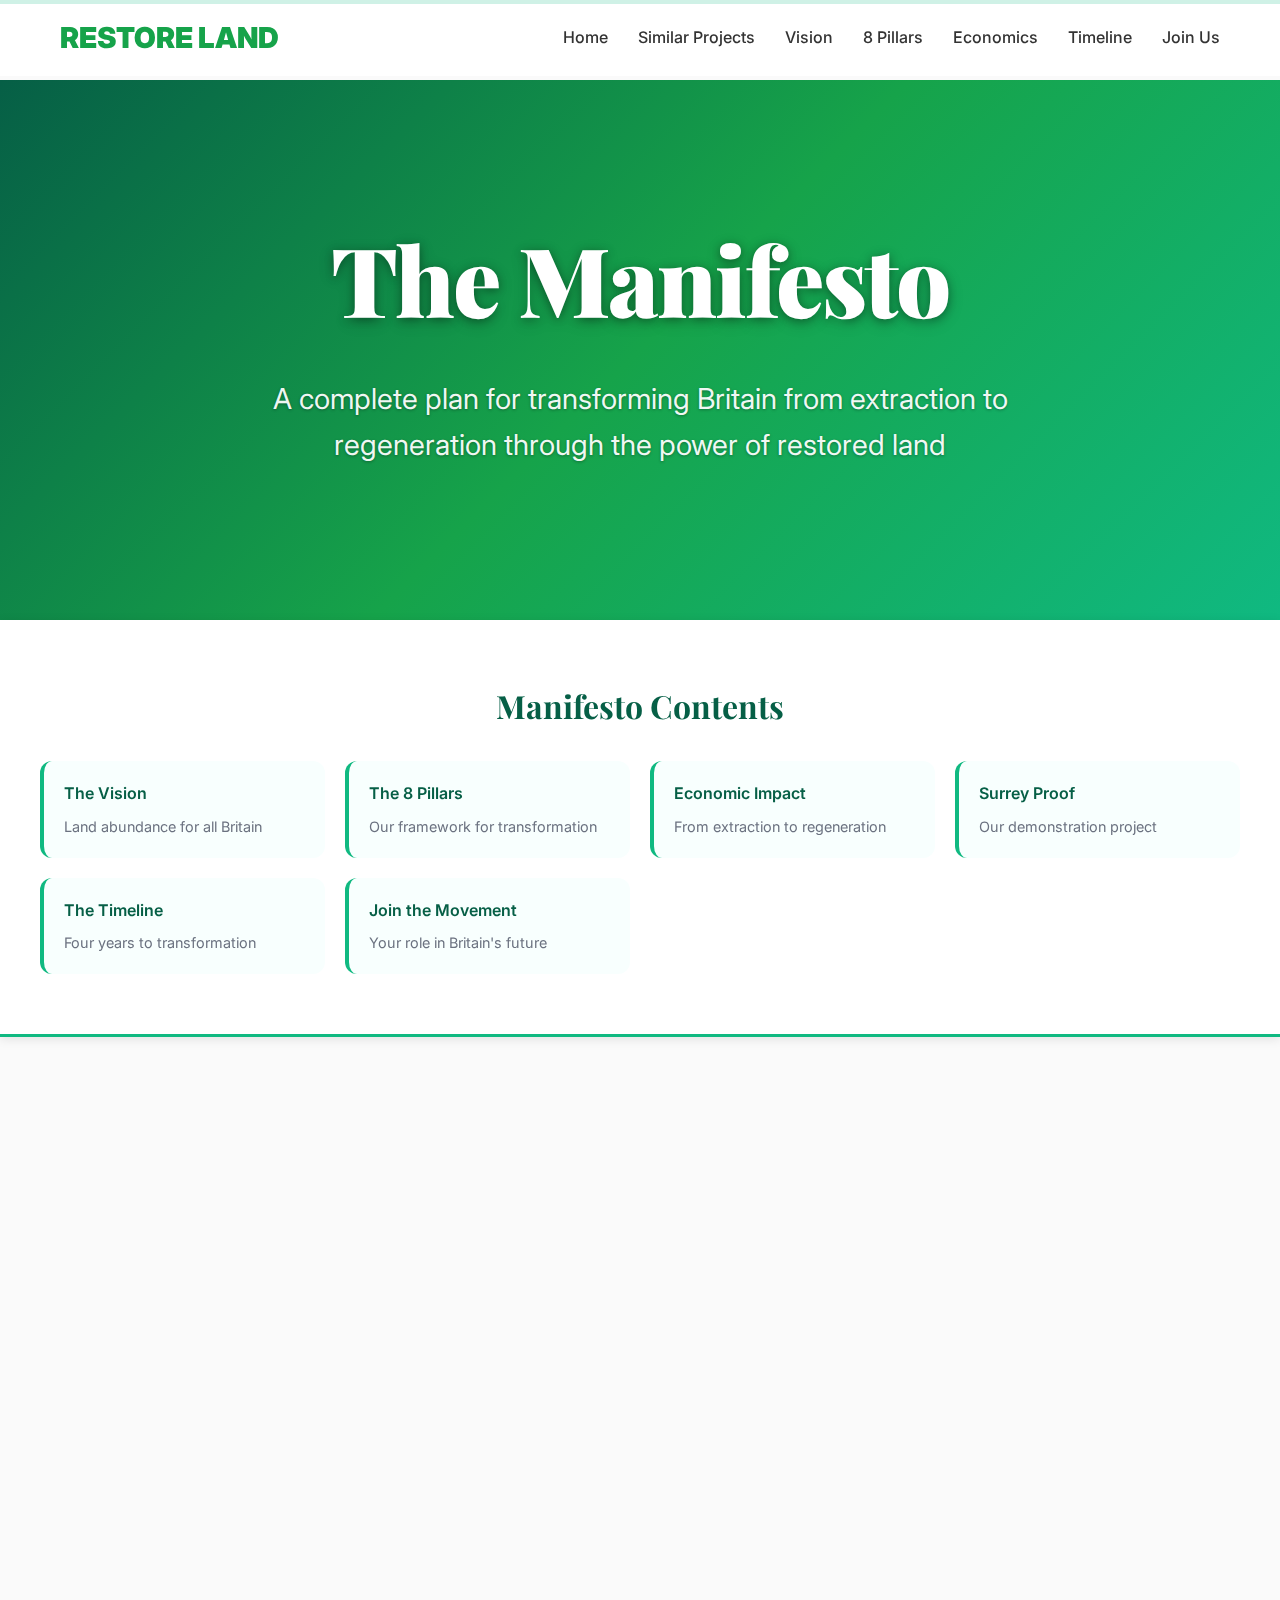
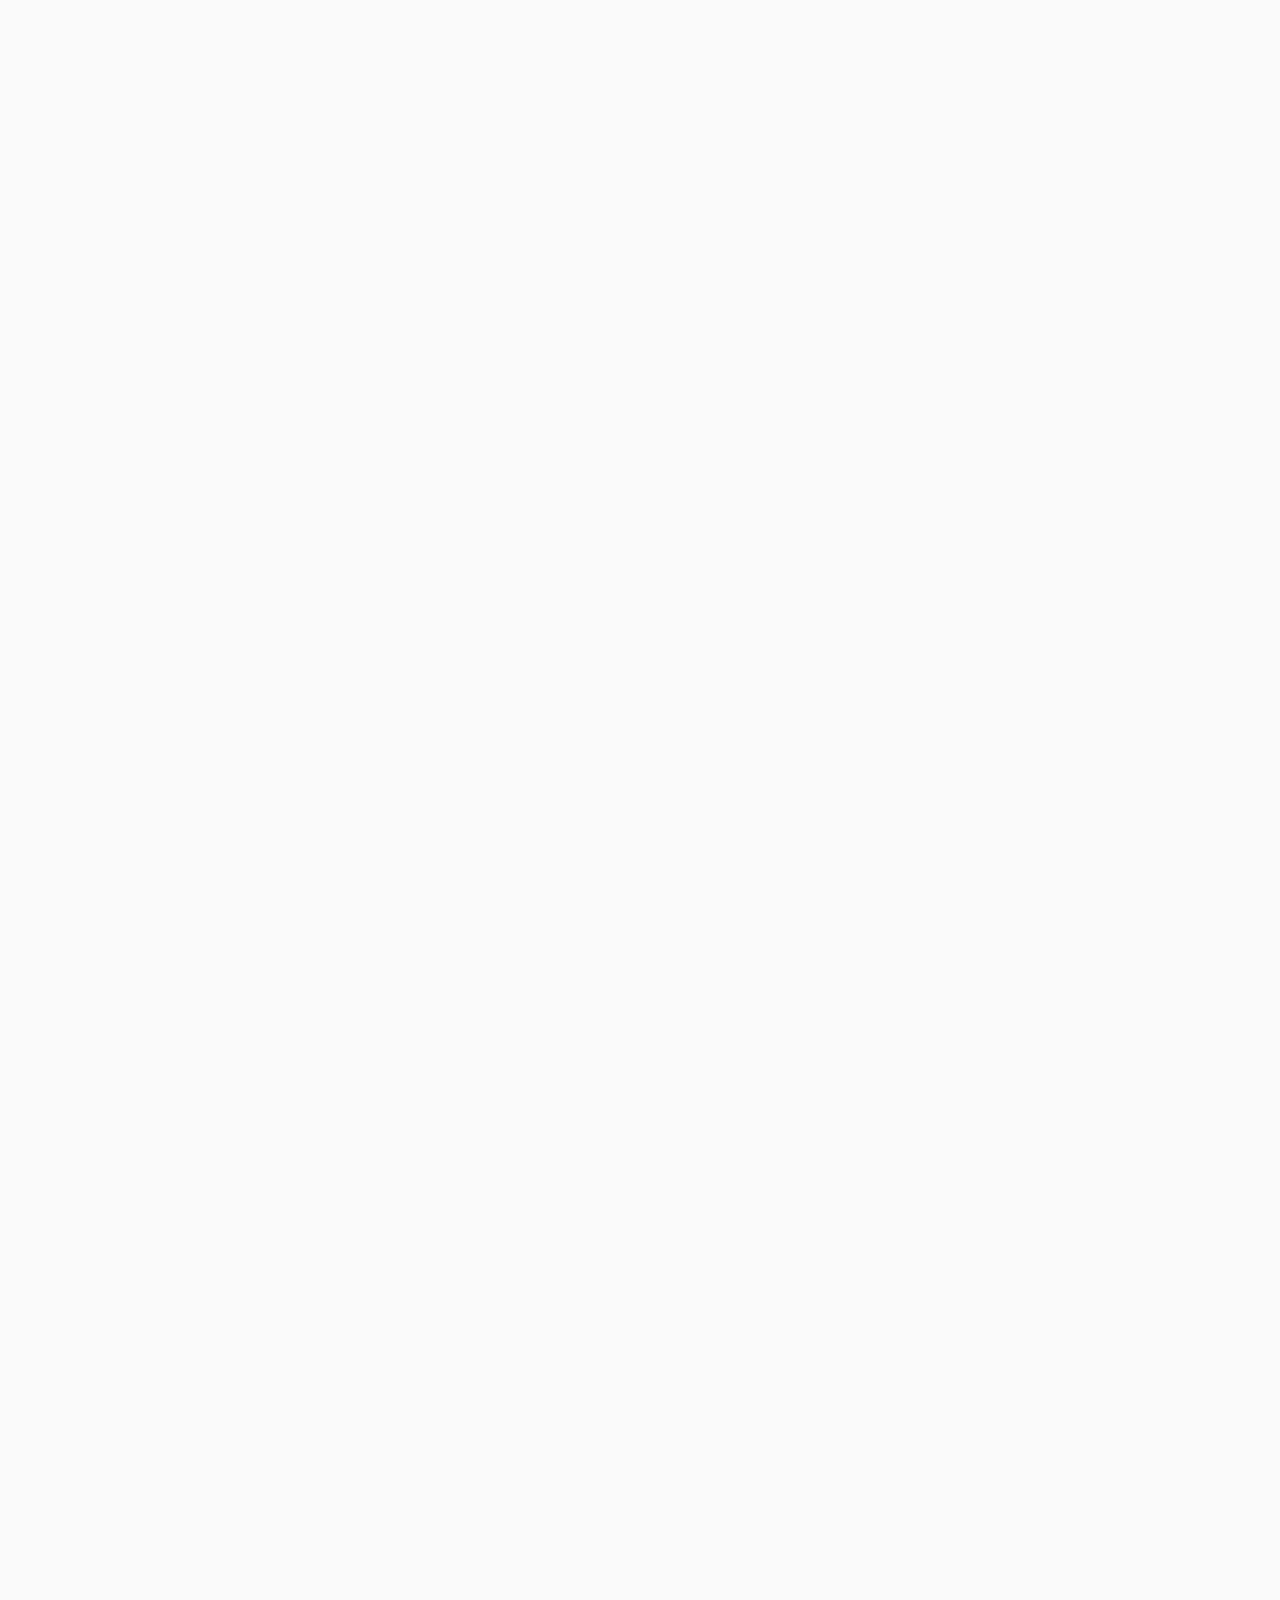
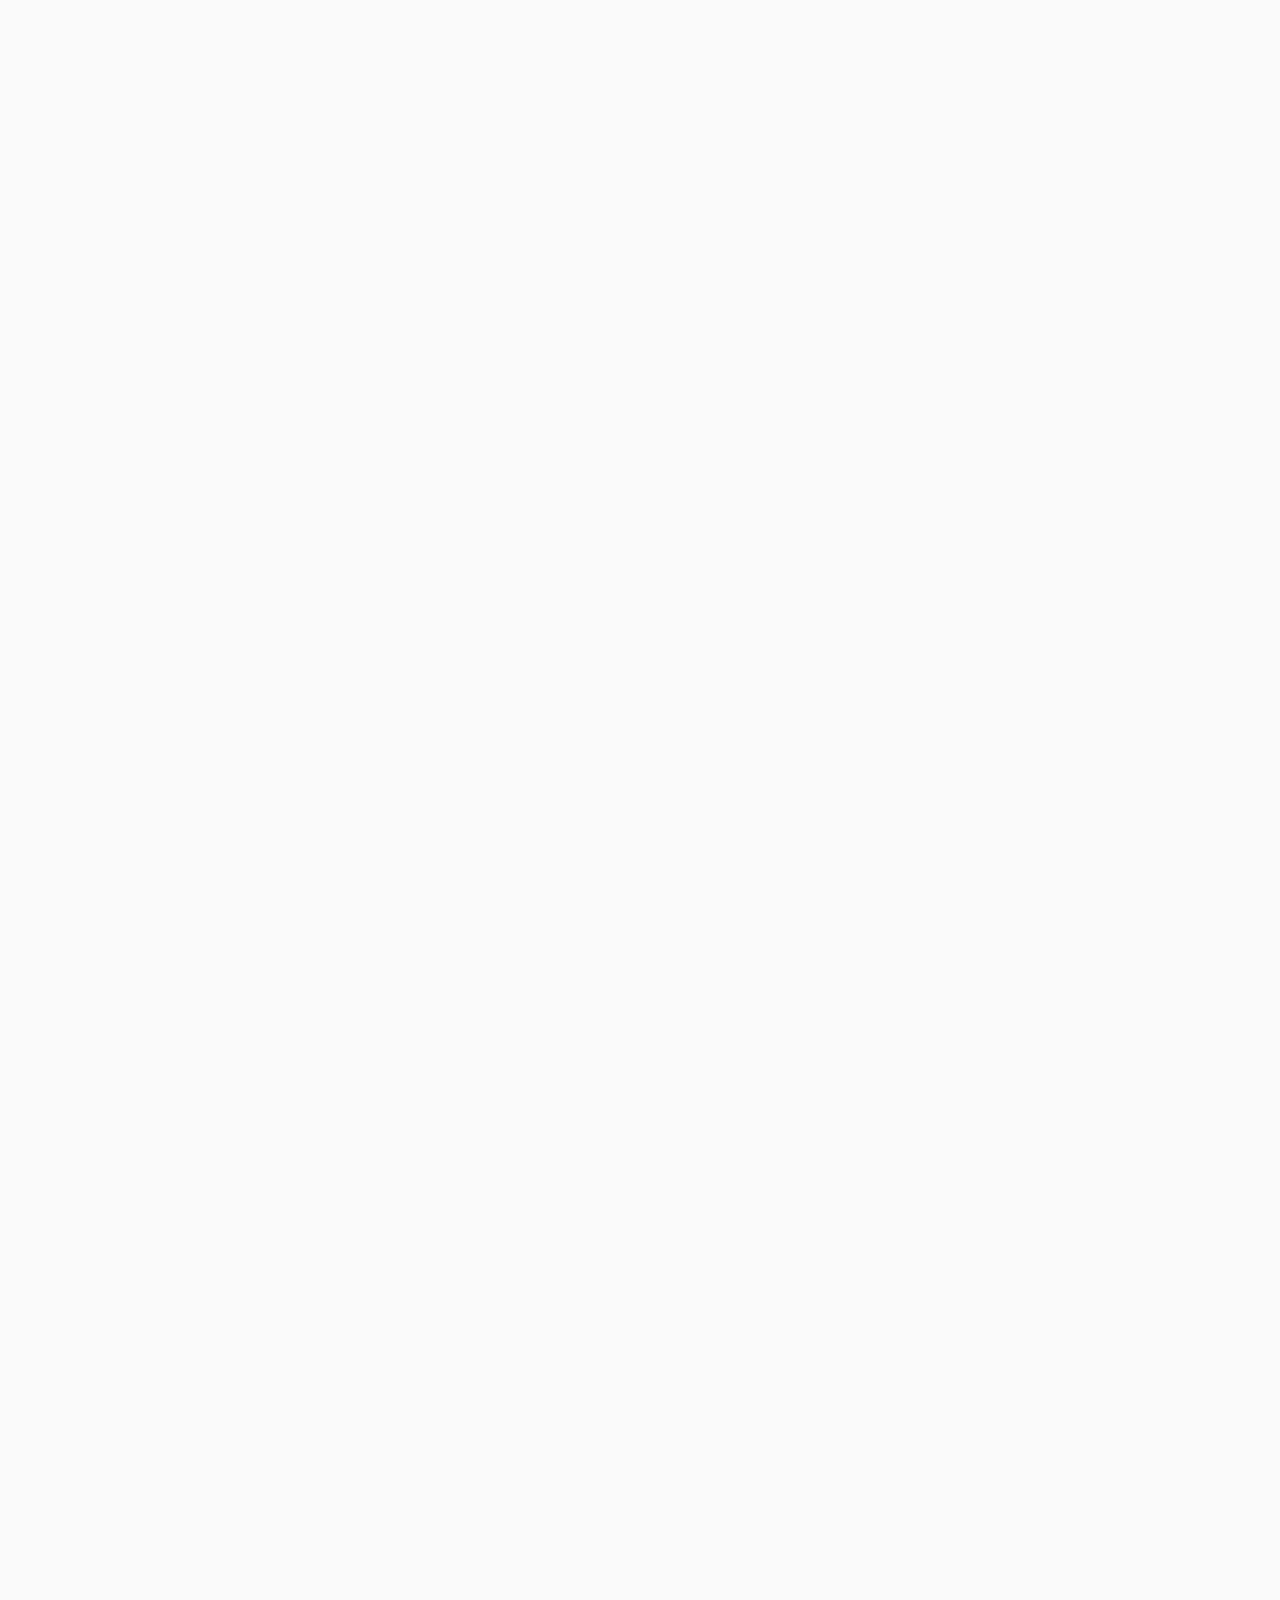
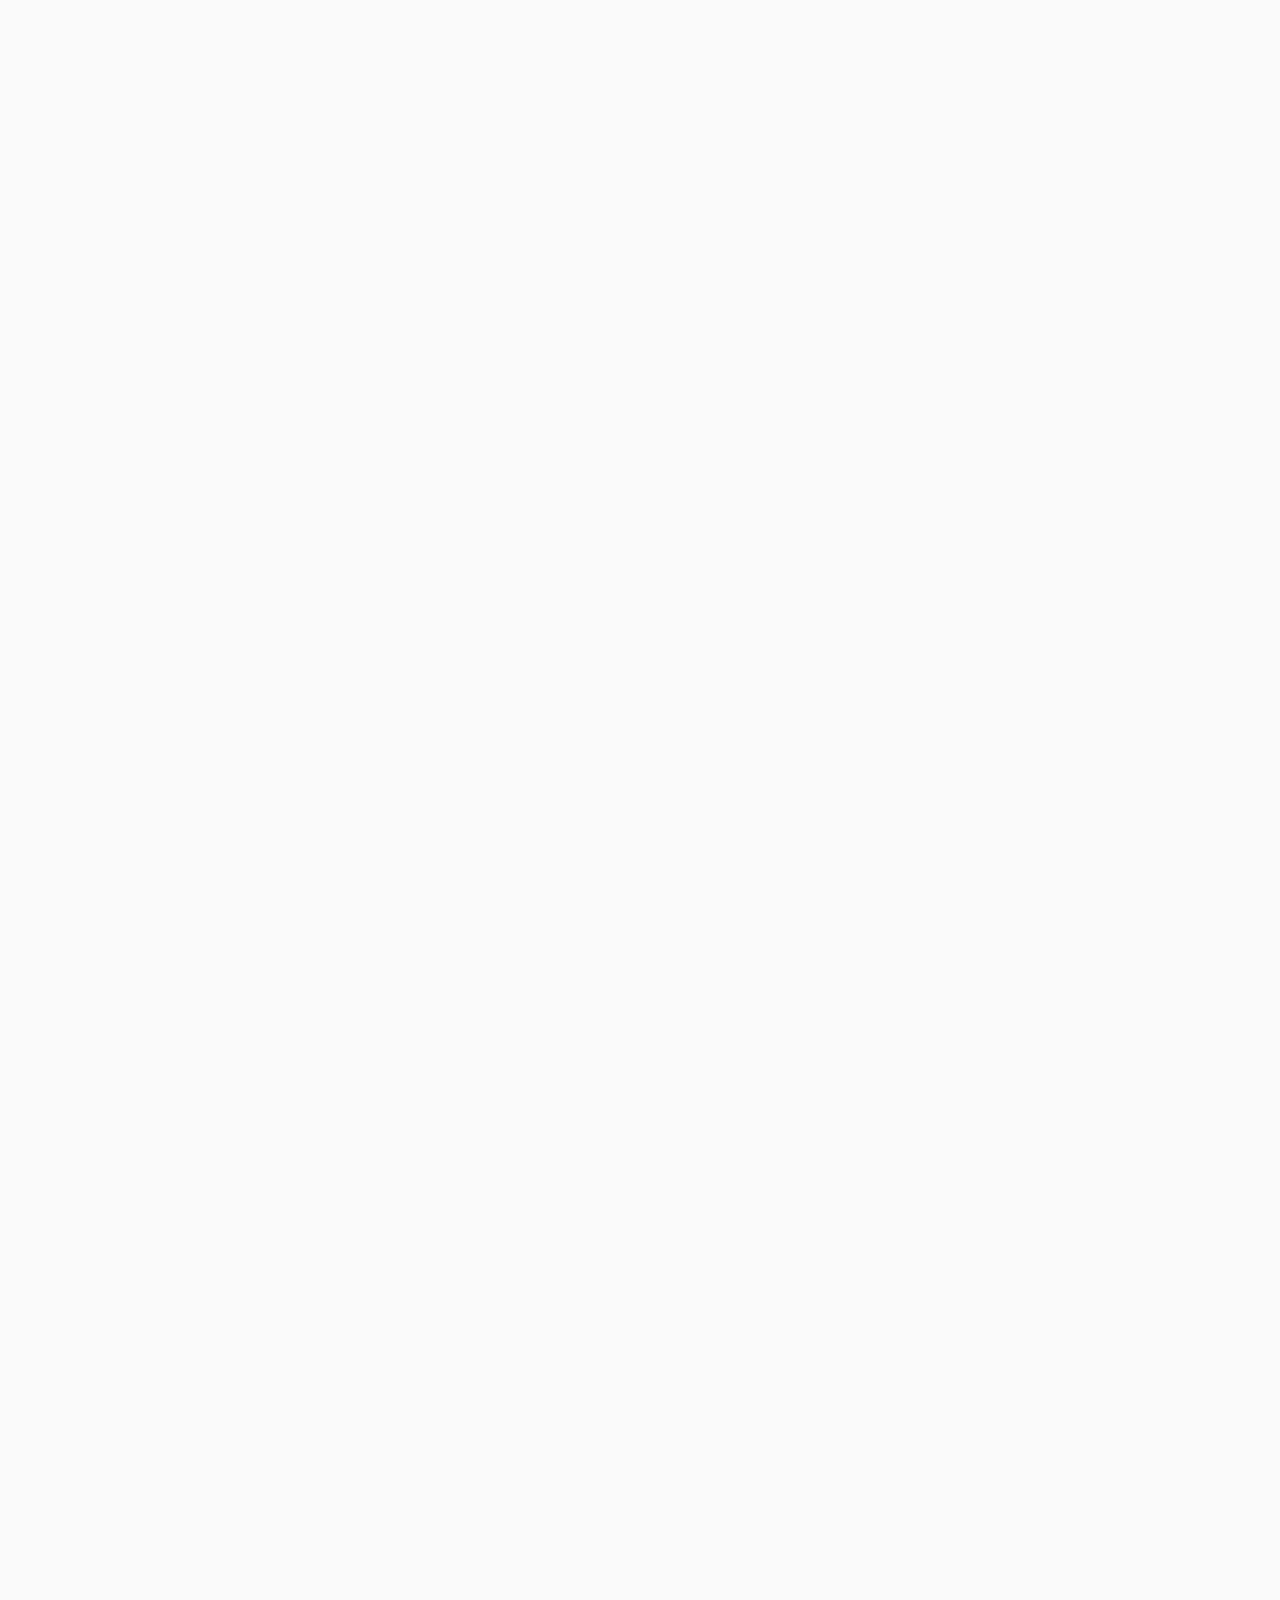
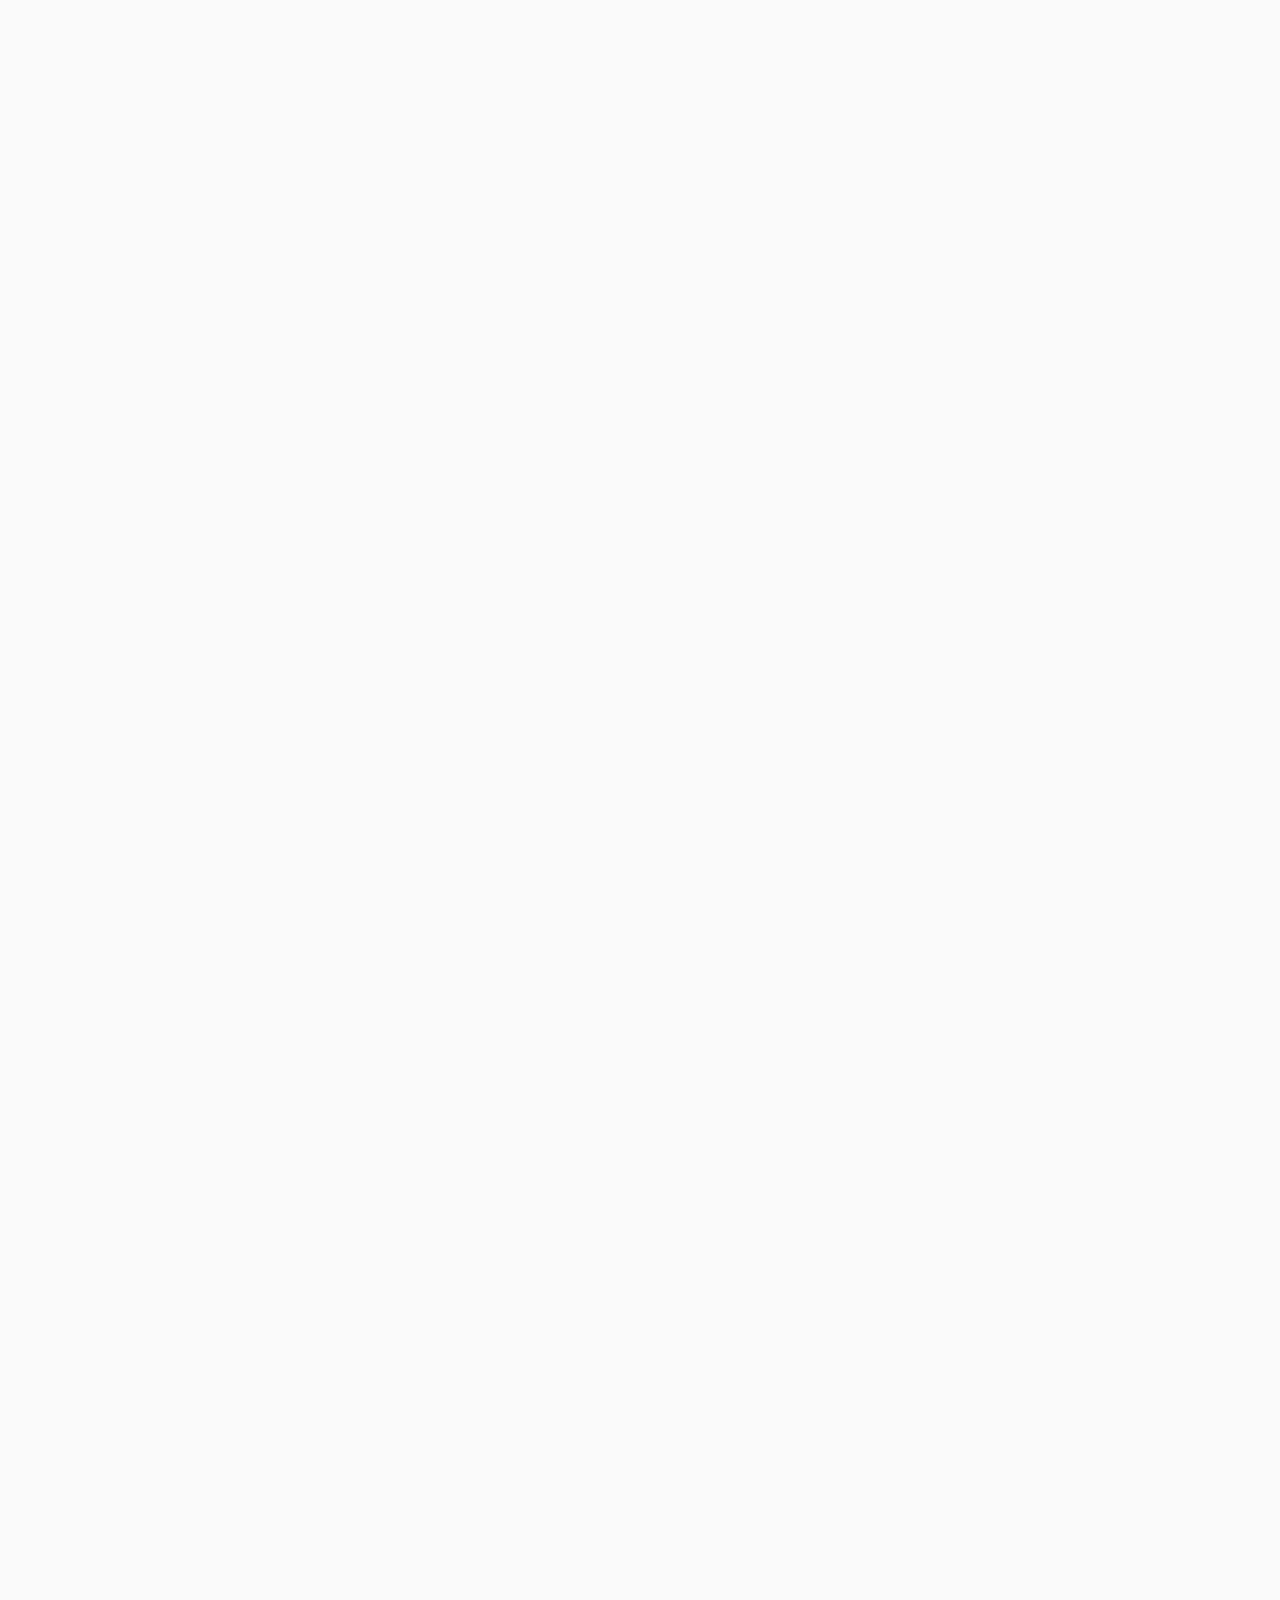
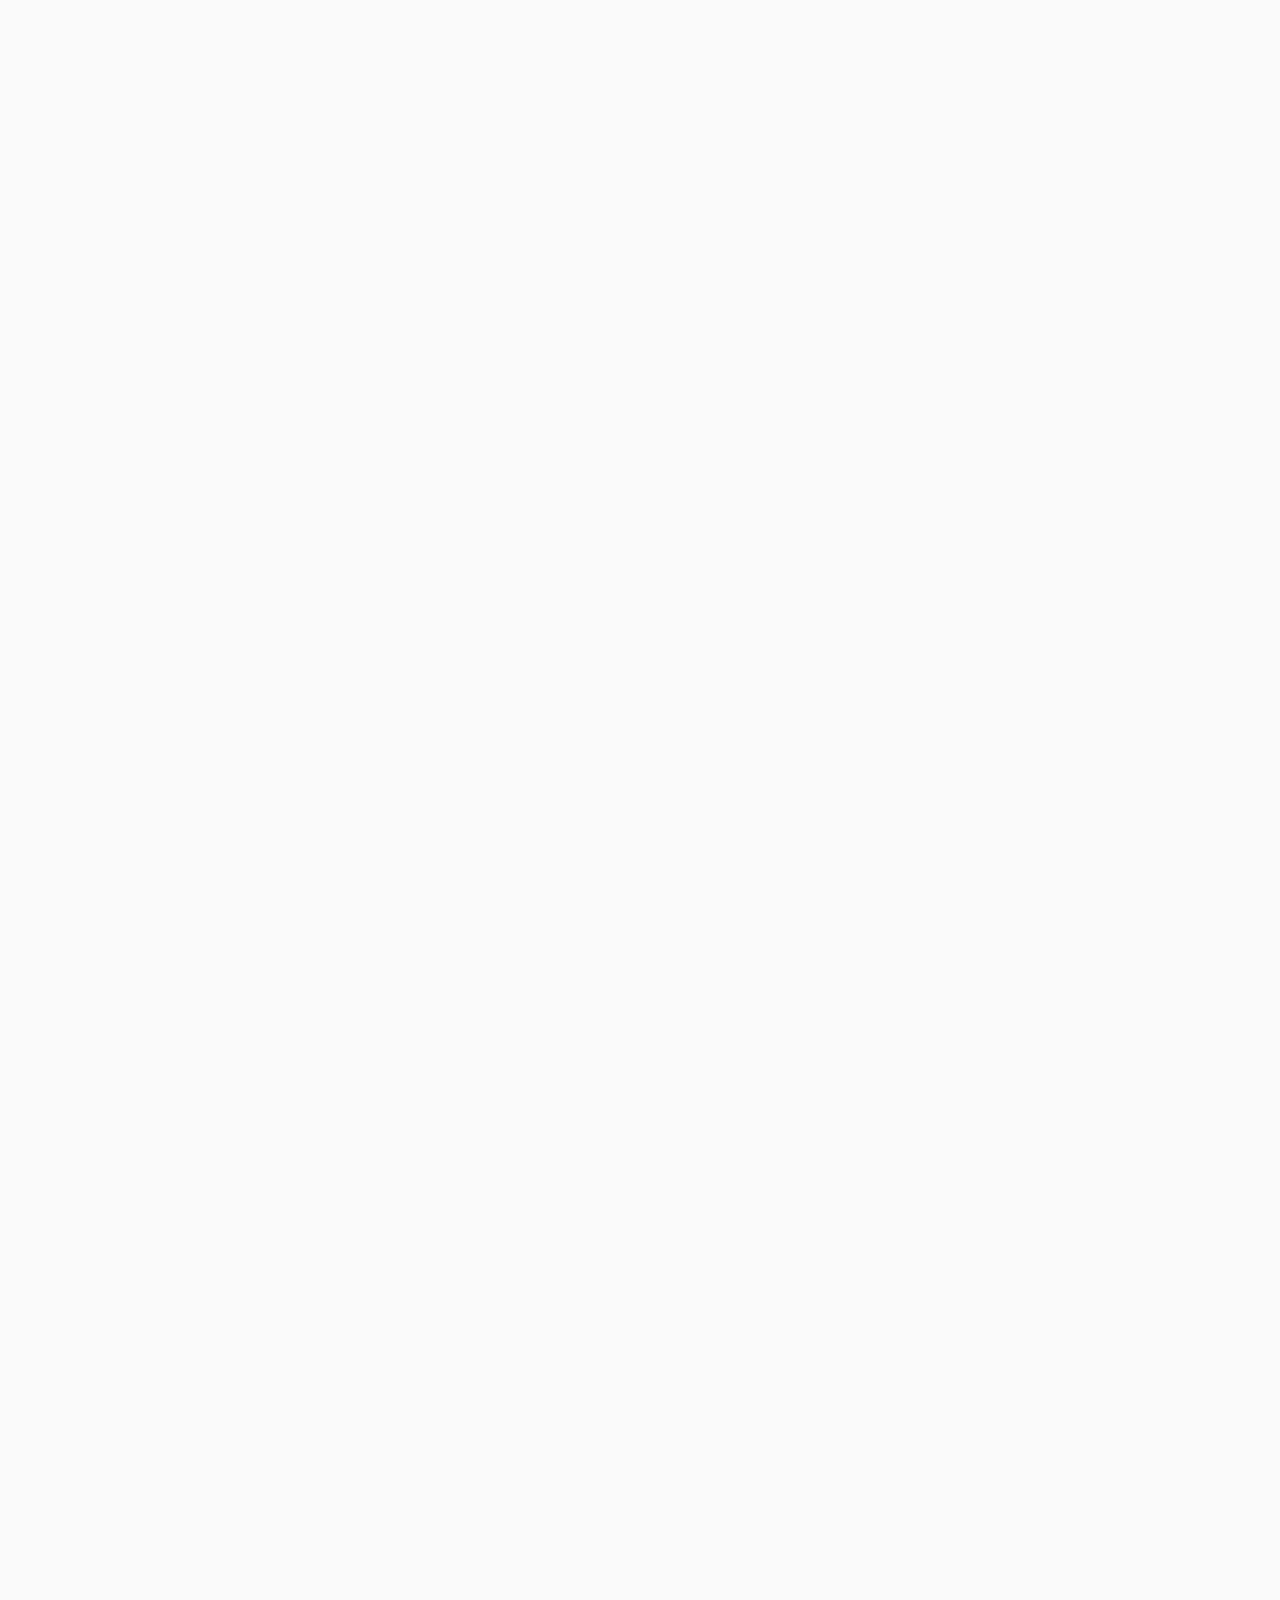
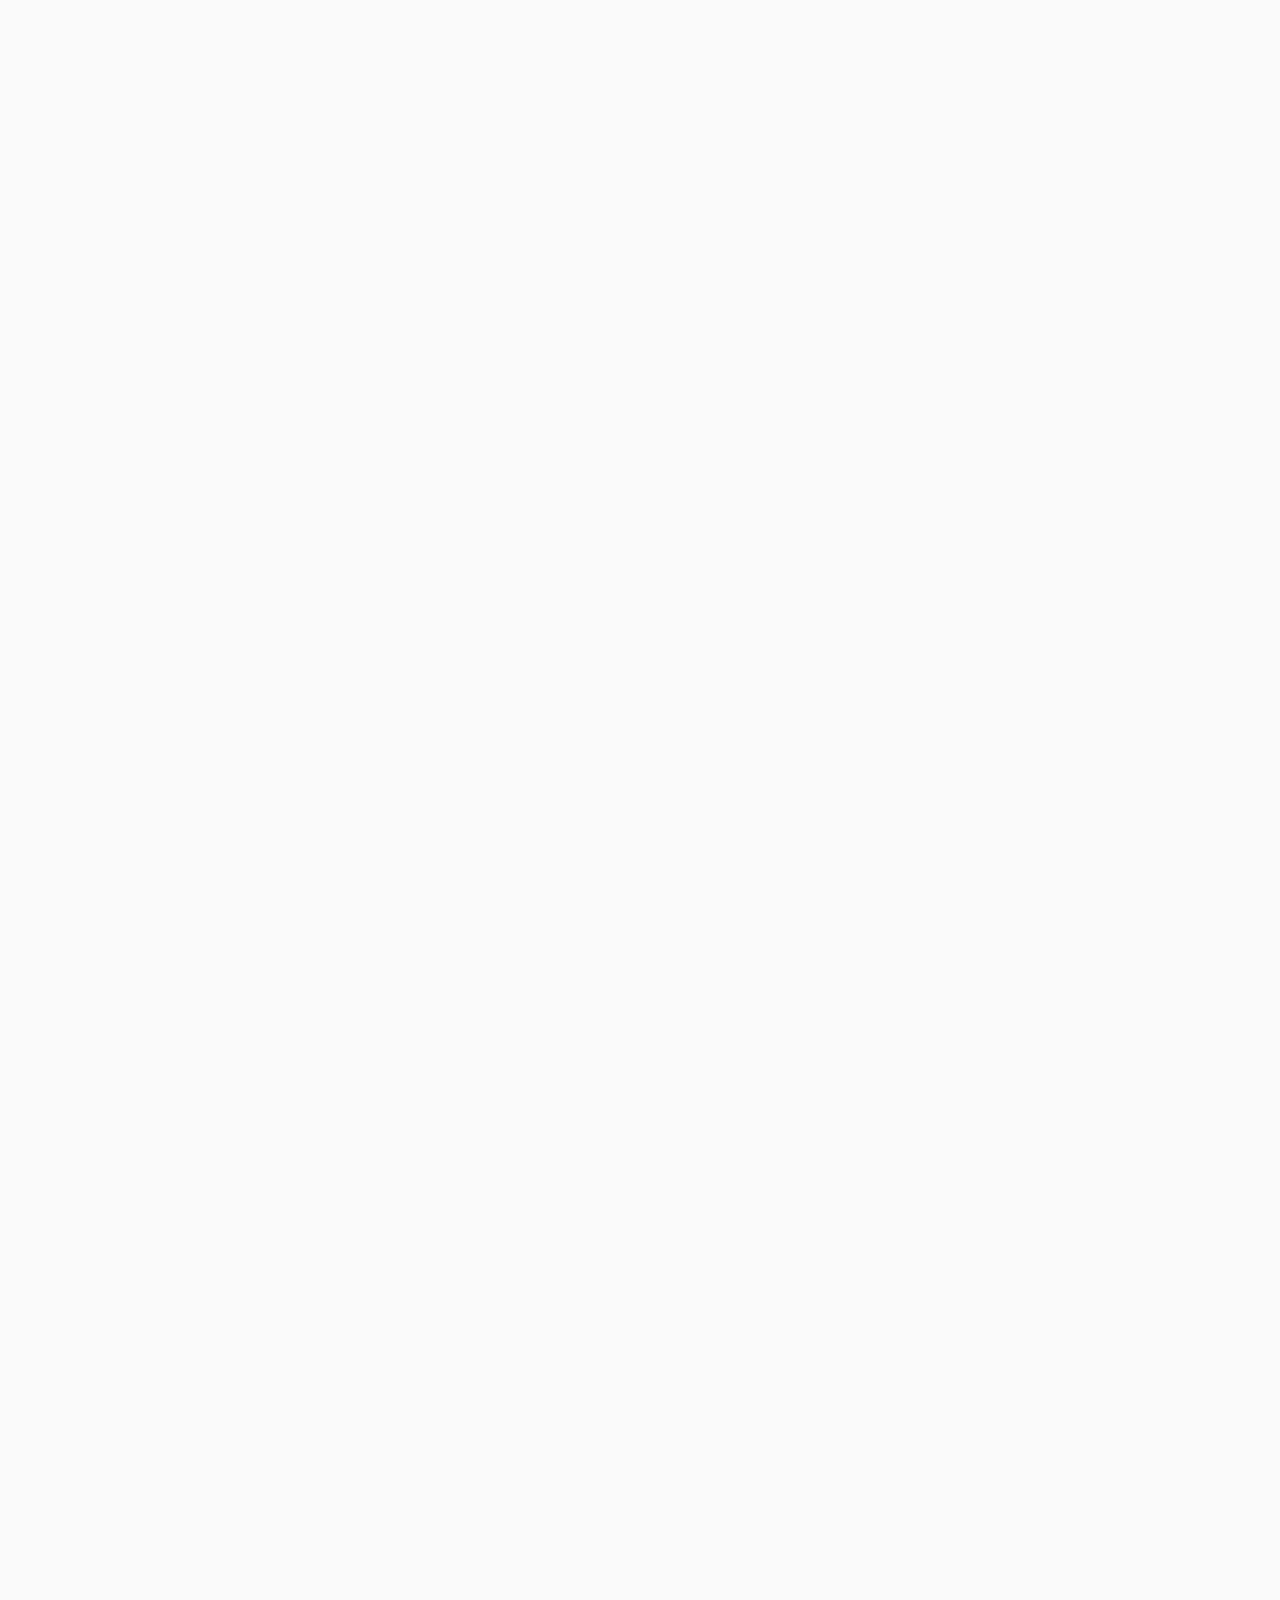
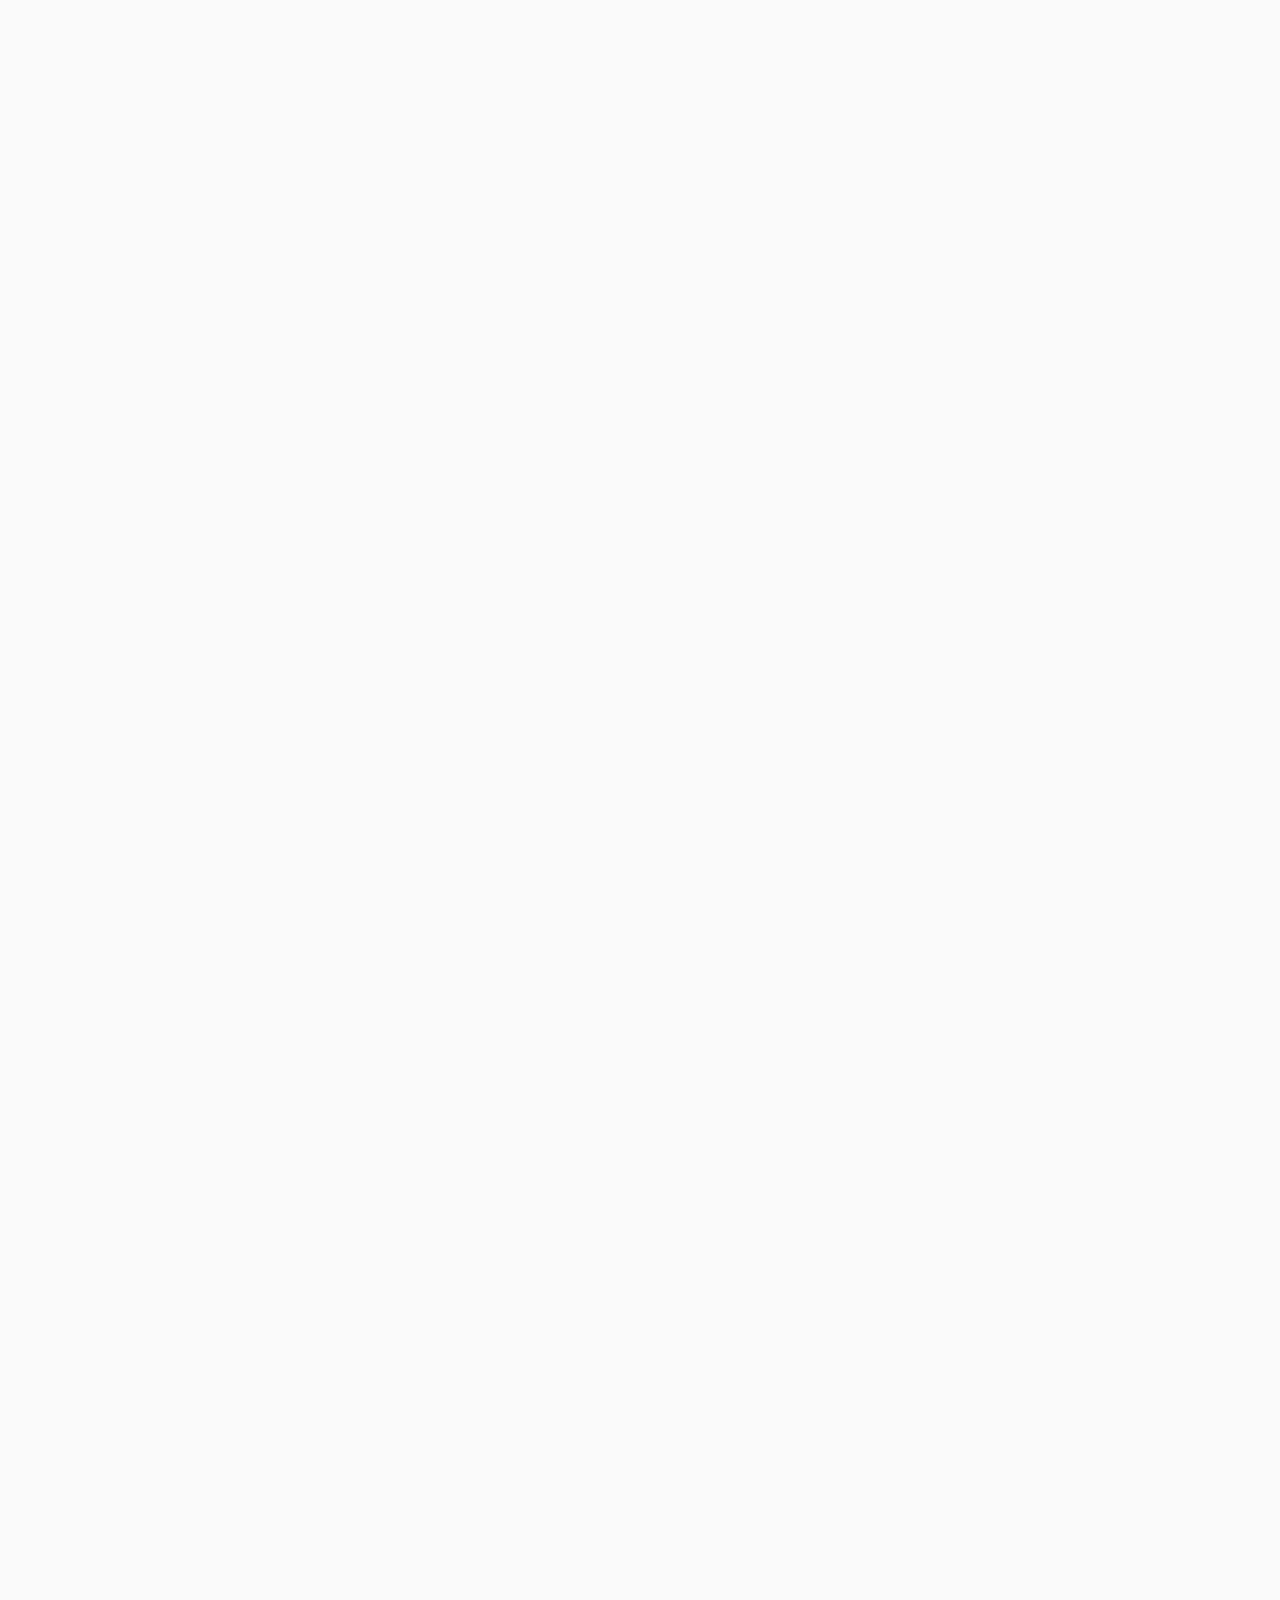
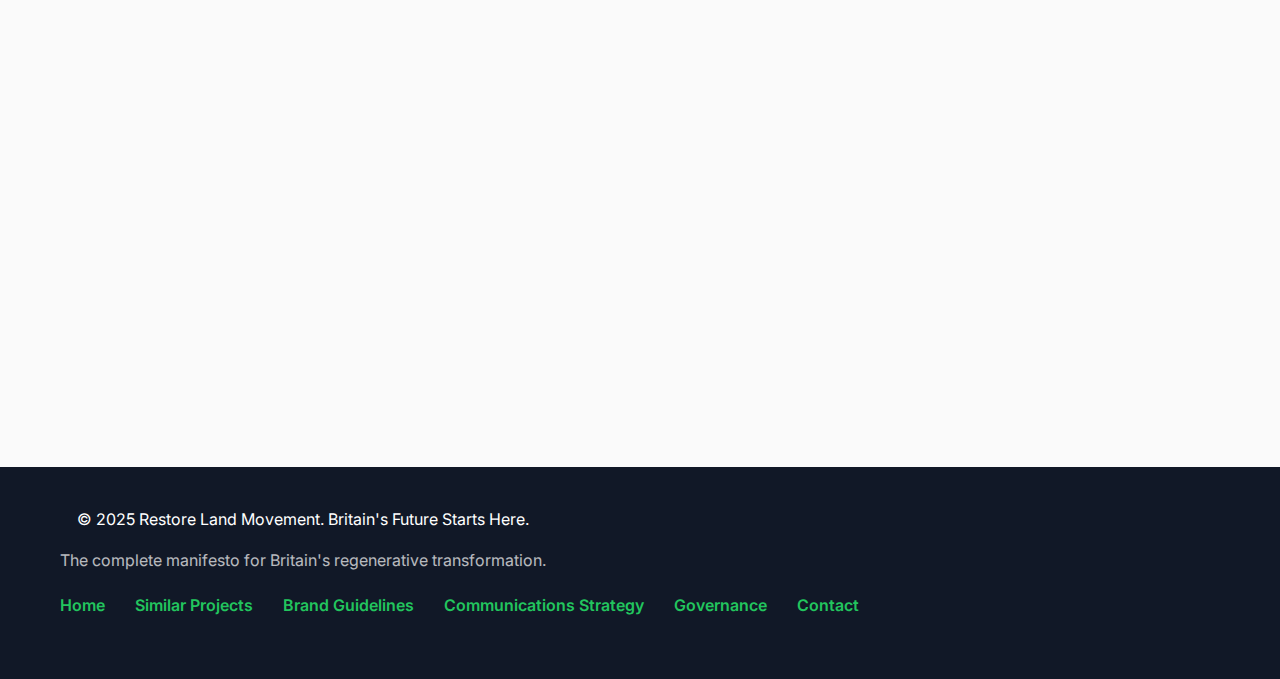
<file: manifesto.html>
<!DOCTYPE html>
<html lang="en" class="no-js">
<head>
    <meta charset="UTF-8">
    <meta name="viewport" content="width=device-width, initial-scale=1.0">
    <title>The Manifesto - Restore Land</title>
    
    <!-- Favicon and Icons -->
    <link rel="icon" type="image/svg+xml" href="favicon.svg">
    <link rel="icon" type="image/svg+xml" sizes="32x32" href="favicon-32x32.svg">
    <link rel="apple-touch-icon" href="apple-touch-icon.svg">
    <link rel="manifest" href="site.webmanifest">
    <meta name="theme-color" content="#16a34a">
    <meta name="msapplication-TileColor" content="#16a34a">
    <meta name="msapplication-config" content="browserconfig.xml">
    
    <!-- Open Graph / Facebook -->
    <meta property="og:type" content="website">
    <meta property="og:url" content="https://restoreland.uk/manifesto">
    <meta property="og:title" content="The Manifesto - Restore Land">
    <meta property="og:site_name" content="Restore Land">
    <meta property="og:description" content="Read the complete Restore Land manifesto: The two-word revolution transforming Britain from extraction to regeneration through 8 pillars of land restoration.">
    <meta property="og:image" content="https://restoreland.uk/brand-assets/social-preview.jpg">
    <meta property="og:image:alt" content="The Manifesto - Restore Land. The complete plan for Britain's regenerative future.">
    <meta property="og:image:width" content="1200">
    <meta property="og:image:height" content="630">
    <meta property="og:image:type" content="image/jpeg">
    <meta property="og:locale" content="en_GB">

    <!-- Twitter -->
    <meta name="twitter:card" content="summary_large_image">
    <meta name="twitter:site" content="@restoreland">
    <meta name="twitter:creator" content="@restoreland">
    <meta name="twitter:title" content="The Manifesto - Restore Land">
    <meta name="twitter:description" content="Read the complete Restore Land manifesto: The two-word revolution transforming Britain from extraction to regeneration through 8 pillars of land restoration.">
    <meta name="twitter:image" content="https://restoreland.uk/brand-assets/social-preview.jpg">
    <meta name="twitter:image:alt" content="The Manifesto - Restore Land. The complete plan for Britain's regenerative future.">

    <!-- Additional Meta Tags -->
    <meta name="description" content="The complete Restore Land manifesto: A detailed plan for transforming Britain through 8 pillars of land restoration, from digital sovereignty to regenerative economics.">
    <meta name="keywords" content="manifesto, land restoration, sustainable agriculture, regenerative farming, Britain, environmental policy, rural development, climate change, food security, digital land solutions">
    <meta name="author" content="Restore Land Movement">
    
    <!-- Structured Data -->
    <script type="application/ld+json">
    {
      "@context": "https://schema.org",
      "@type": "Article",
      "headline": "Restore Land: A Manifesto for Britain's Future",
      "description": "The complete manifesto outlining the 8 pillars of land restoration for Britain's regenerative future",
      "author": {
        "@type": "Organization",
        "name": "Restore Land"
      },
      "publisher": {
        "@type": "Organization",
        "name": "Restore Land",
        "logo": "https://restoreland.uk/brand-assets/logos/restore-land-primary.svg"
      },
      "datePublished": "2025-01-01",
      "dateModified": "2025-01-01"
    }
    </script>
    <link href="https://fonts.googleapis.com/css2?family=Inter:wght@300;400;500;600;700;800;900&family=Playfair+Display:wght@400;700;900&display=swap" rel="stylesheet">
    <style>
        * {
            margin: 0;
            padding: 0;
            box-sizing: border-box;
        }

        body {
            font-family: 'Inter', -apple-system, BlinkMacSystemFont, sans-serif;
            line-height: 1.6;
            color: #1a1a1a;
            overflow-x: hidden;
            background-color: #fafafa;
        }

        /* Navigation */
        nav {
            position: fixed;
            top: 0;
            width: 100%;
            background: rgba(255, 255, 255, 0.95);
            backdrop-filter: blur(10px);
            z-index: 1000;
            padding: 15px 0;
            transition: all 0.3s ease;
        }

        nav.scrolled {
            background: rgba(255, 255, 255, 0.98);
            box-shadow: 0 2px 20px rgba(0,0,0,0.1);
        }

        .nav-container {
            max-width: 1200px;
            margin: 0 auto;
            display: flex;
            justify-content: space-between;
            align-items: center;
            padding: 0 20px;
        }

        .logo {
            font-size: 1.8rem;
            font-weight: 900;
            color: #16a34a;
            text-decoration: none;
        }

        .nav-links {
            display: flex;
            list-style: none;
            gap: 30px;
        }

        .nav-links a {
            text-decoration: none;
            color: #333;
            font-weight: 500;
            transition: color 0.3s ease;
        }

        .nav-links a:hover {
            color: #16a34a;
        }

        /* Scroll Progress Indicator */
        .scroll-indicator {
            position: fixed;
            top: 0;
            left: 0;
            width: 100%;
            height: 4px;
            background: rgba(16, 185, 129, 0.2);
            z-index: 9999;
        }

        .scroll-progress {
            height: 100%;
            background: linear-gradient(90deg, #10b981, #059669);
            width: 0%;
            transition: width 0.1s ease;
        }

        /* Hero Section */
        .hero {
            height: 60vh;
            background: linear-gradient(135deg, #065f46 0%, #16a34a 50%, #10b981 100%);
            display: flex;
            align-items: center;
            justify-content: center;
            text-align: center;
            color: white;
            position: relative;
            overflow: hidden;
            margin-top: 80px;
        }

        .hero::before {
            content: '';
            position: absolute;
            top: 0;
            left: 0;
            right: 0;
            bottom: 0;
            background: linear-gradient(135deg, rgba(0, 0, 0, 0.2), rgba(0, 0, 0, 0.1));
            pointer-events: none;
            z-index: -1;
        }

        .hero-content {
            max-width: 900px;
            padding: 0 20px;
            animation: fadeInUp 1.5s ease-out;
            z-index: 1;
            position: relative;
        }

        .hero h1 {
            font-family: 'Playfair Display', serif;
            font-size: clamp(3rem, 8vw, 6rem);
            font-weight: 900;
            margin-bottom: 20px;
            color: white;
            text-shadow: 
                0 2px 8px rgba(0,0,0,0.3),
                0 4px 16px rgba(0,0,0,0.2);
            letter-spacing: -2px;
        }

        .hero-subtitle {
            font-size: clamp(1.2rem, 3vw, 1.8rem);
            margin-bottom: 30px;
            color: rgba(255, 255, 255, 0.95);
            text-shadow: 0 1px 3px rgba(0,0,0,0.3);
            line-height: 1.6;
        }

        /* Table of Contents */
        .toc-section {
            background: white;
            padding: 60px 20px;
            box-shadow: 0 2px 10px rgba(0,0,0,0.1);
            position: sticky;
            top: 80px;
            z-index: 100;
            border-bottom: 3px solid #10b981;
            transition: all 0.3s ease;
        }

        .toc-section.collapsed {
            padding: 15px 20px;
            box-shadow: 0 1px 5px rgba(0,0,0,0.1);
        }

        .toc-section.collapsed .toc-title {
            font-size: 1.2rem;
            margin-bottom: 10px;
        }

        .toc-section.collapsed .toc-grid {
            grid-template-columns: repeat(auto-fit, minmax(150px, 1fr));
            gap: 10px;
        }

        .toc-section.collapsed .toc-item {
            padding: 10px 15px;
        }

        .toc-section.collapsed .toc-item a {
            font-size: 0.9rem;
        }

        .toc-section.collapsed .toc-item p {
            display: none;
        }

        .toc-container {
            max-width: 1200px;
            margin: 0 auto;
        }

        .toc-title {
            font-family: 'Playfair Display', serif;
            font-size: 2rem;
            color: #065f46;
            margin-bottom: 30px;
            text-align: center;
        }

        .toc-grid {
            display: grid;
            grid-template-columns: repeat(auto-fit, minmax(250px, 1fr));
            gap: 20px;
        }

        .toc-item {
            background: #f8fffe;
            padding: 20px;
            border-radius: 12px;
            border-left: 4px solid #10b981;
            transition: all 0.3s ease;
            cursor: pointer;
        }

        .toc-item:hover {
            transform: translateY(-2px);
            box-shadow: 0 8px 25px rgba(16, 185, 129, 0.2);
            background: white;
        }

        .toc-item a {
            text-decoration: none;
            color: #065f46;
            font-weight: 600;
            font-size: 1rem;
        }

        .toc-item p {
            color: #6b7280;
            margin-top: 8px;
            font-size: 0.9rem;
        }

        /* Content Sections */
        .content-container {
            max-width: 900px;
            margin: 0 auto;
            padding: 0 20px;
        }

        .manifesto-section {
            background: white;
            margin: 40px 0;
            padding: 60px 40px;
            border-radius: 15px;
            box-shadow: 0 10px 30px rgba(0,0,0,0.1);
            position: relative;
            scroll-margin-top: 120px;
        }

        .manifesto-section h2 {
            font-family: 'Playfair Display', serif;
            font-size: clamp(2.5rem, 6vw, 4rem);
            color: #065f46;
            margin-bottom: 30px;
            text-align: center;
            letter-spacing: -1px;
        }

        .manifesto-section h3 {
            font-family: 'Playfair Display', serif;
            font-size: clamp(1.8rem, 4vw, 2.5rem);
            color: #16a34a;
            margin: 40px 0 20px 0;
            font-weight: 700;
        }

        .manifesto-section h4 {
            font-size: 1.4rem;
            color: #065f46;
            margin: 30px 0 15px 0;
            font-weight: 700;
        }

        .manifesto-section p {
            font-size: 1.1rem;
            line-height: 1.8;
            margin-bottom: 20px;
            color: #374151;
        }

        .manifesto-section ul {
            margin: 20px 0 20px 20px;
            color: #374151;
        }

        .manifesto-section li {
            margin-bottom: 10px;
            font-size: 1.05rem;
            line-height: 1.7;
        }

        /* Three Word Hero */
        .two-words {
            font-family: 'Playfair Display', serif;
            font-size: clamp(4rem, 10vw, 8rem);
            font-weight: 900;
            background: linear-gradient(135deg, #059669, #10b981, #34d399, #6ee7b7);
            -webkit-background-clip: text;
            -webkit-text-fill-color: transparent;
            background-clip: text;
            text-align: center;
            margin: 40px 0;
            line-height: 0.9;
            letter-spacing: -3px;
            text-shadow: 0 0 50px rgba(16, 185, 129, 0.3);
        }

        /* Pillar Cards */
        .pillars-grid {
            display: grid;
            grid-template-columns: repeat(auto-fit, minmax(350px, 1fr));
            gap: 30px;
            margin: 40px 0;
        }

        .pillar-card {
            background: linear-gradient(145deg, #ffffff, #f8fafc);
            padding: 40px;
            border-radius: 20px;
            box-shadow: 0 15px 40px rgba(0,0,0,0.08), 0 8px 20px rgba(16, 185, 129, 0.1);
            transition: all 0.4s cubic-bezier(0.4, 0, 0.2, 1);
            border: 2px solid transparent;
            position: relative;
        }

        .pillar-card::before {
            content: '';
            position: absolute;
            top: 0;
            left: 0;
            right: 0;
            height: 4px;
            background: linear-gradient(90deg, #10b981, #34d399);
            transform: scaleX(0);
            transition: transform 0.4s ease;
        }

        .pillar-card:hover {
            transform: translateY(-8px) scale(1.02);
            box-shadow: 0 25px 60px rgba(0,0,0,0.12), 0 15px 40px rgba(16, 185, 129, 0.2);
            border-color: #10b981;
        }

        .pillar-card:hover::before {
            transform: scaleX(1);
        }

        .pillar-number {
            position: absolute;
            top: -15px;
            right: -15px;
            width: 50px;
            height: 50px;
            background: linear-gradient(135deg, #10b981, #059669);
            border-radius: 50%;
            display: flex;
            align-items: center;
            justify-content: center;
            color: white;
            font-weight: 900;
            font-size: 1.2rem;
            box-shadow: 0 8px 20px rgba(16, 185, 129, 0.4);
        }

        .pillar-card h4 {
            color: #065f46;
            font-size: 1.4rem;
            margin-bottom: 15px;
            font-weight: 700;
        }

        .pillar-quote {
            font-style: italic;
            color: #10b981;
            margin-bottom: 15px;
            font-size: 1.1rem;
            font-weight: 600;
        }

        /* Economic Stats */
        .stats-container {
            display: grid;
            grid-template-columns: repeat(auto-fit, minmax(200px, 1fr));
            gap: 30px;
            margin: 40px 0;
            background: #1f2937;
            padding: 50px 40px;
            border-radius: 15px;
        }

        .stat-item {
            text-align: center;
            color: white;
        }

        .stat-number {
            font-size: 3rem;
            font-weight: 900;
            color: #22c55e;
            display: block;
            margin-bottom: 10px;
        }

        .stat-label {
            font-size: 1rem;
            opacity: 0.9;
        }

        /* Timeline */
        .timeline-container {
            position: relative;
            padding: 40px 0;
        }

        .timeline-container::before {
            content: '';
            position: absolute;
            left: 50%;
            top: 0;
            bottom: 0;
            width: 4px;
            background: linear-gradient(to bottom, #22c55e, #16a34a);
            transform: translateX(-50%);
        }

        .timeline-item {
            display: flex;
            margin-bottom: 50px;
            position: relative;
        }

        .timeline-item:nth-child(odd) {
            flex-direction: row-reverse;
        }

        .timeline-content {
            background: white;
            padding: 30px;
            border-radius: 15px;
            box-shadow: 0 10px 30px rgba(0,0,0,0.1);
            width: 45%;
            position: relative;
        }

        .timeline-year {
            font-size: 1.8rem;
            font-weight: 900;
            color: #16a34a;
            margin-bottom: 15px;
        }

        /* CTA Buttons */
        .cta-button {
            display: inline-block;
            background: linear-gradient(135deg, #10b981, #059669, #047857);
            color: white;
            padding: 18px 40px;
            text-decoration: none;
            border-radius: 50px;
            font-weight: 700;
            font-size: 1.1rem;
            transition: all 0.4s cubic-bezier(0.4, 0, 0.2, 1);
            box-shadow: 0 10px 30px rgba(16, 185, 129, 0.4);
            border: none;
            cursor: pointer;
            letter-spacing: 0.5px;
            text-transform: uppercase;
            margin: 20px auto;
            display: block;
            text-align: center;
            max-width: 300px;
        }

        .cta-button:hover {
            transform: translateY(-3px) scale(1.05);
            box-shadow: 0 20px 50px rgba(16, 185, 129, 0.5);
            background: linear-gradient(135deg, #059669, #047857, #065f46);
        }

        /* Membership Cards */
        .membership-grid {
            display: grid;
            grid-template-columns: repeat(auto-fit, minmax(250px, 1fr));
            gap: 25px;
            margin: 40px 0;
        }

        .membership-card {
            background: linear-gradient(145deg, #ffffff, #f8fafc);
            padding: 40px 30px;
            border-radius: 20px;
            text-align: center;
            box-shadow: 0 15px 40px rgba(0,0,0,0.08);
            transition: all 0.4s cubic-bezier(0.4, 0, 0.2, 1);
            border: 3px solid transparent;
        }

        .membership-card:hover {
            transform: translateY(-10px) scale(1.03);
            border-color: #10b981;
            box-shadow: 0 25px 60px rgba(0,0,0,0.12), 0 15px 40px rgba(16, 185, 129, 0.25);
        }

        .membership-price {
            font-size: 2rem;
            font-weight: 900;
            color: #16a34a;
            margin-bottom: 10px;
        }

        .membership-title {
            font-size: 1.2rem;
            font-weight: 700;
            margin-bottom: 20px;
            color: #333;
        }

        .membership-features {
            list-style: none;
            text-align: left;
            margin: 20px 0;
            padding: 0;
        }

        .membership-features li {
            padding: 8px 0;
            border-bottom: 1px solid #f3f4f6;
            position: relative;
            padding-left: 25px;
        }

        .membership-features li:before {
            content: '✓';
            color: #22c55e;
            font-weight: bold;
            position: absolute;
            left: 0;
        }

        /* Animations */
        @keyframes fadeInUp {
            from {
                opacity: 0;
                transform: translateY(50px);
            }
            to {
                opacity: 1;
                transform: translateY(0);
            }
        }

        .fade-in {
            opacity: 0;
            transform: translateY(30px);
            transition: all 0.8s ease;
        }

        .fade-in.visible {
            opacity: 1;
            transform: translateY(0);
        }

        /* Mobile Navigation */
        .mobile-menu-toggle {
            display: none;
            flex-direction: column;
            cursor: pointer;
            padding: 10px;
        }

        .mobile-menu-toggle span {
            width: 25px;
            height: 3px;
            background: #065f46;
            margin: 3px 0;
            transition: all 0.3s ease;
            border-radius: 2px;
        }

        .mobile-nav {
            display: none;
            position: fixed;
            top: 0;
            left: 0;
            width: 100%;
            height: 100vh;
            background: rgba(255, 255, 255, 0.98);
            backdrop-filter: blur(20px);
            z-index: 9998;
            padding-top: 80px;
        }

        .mobile-nav.active {
            display: block;
        }

        .mobile-nav ul {
            list-style: none;
            padding: 0;
            margin: 0;
            display: flex;
            flex-direction: column;
            align-items: center;
            gap: 40px;
        }

        .mobile-nav a {
            text-decoration: none;
            color: #065f46;
            font-size: 1.5rem;
            font-weight: 600;
        }

        /* Mobile Responsiveness */
        @media (max-width: 768px) {
            .nav-links {
                display: none;
            }
            
            .mobile-menu-toggle {
                display: flex;
            }

            .hero {
                height: 50vh;
            }

            .toc-section {
                position: relative;
                top: 0;
                padding: 40px 20px;
            }

            .toc-grid {
                grid-template-columns: 1fr;
            }

            .manifesto-section {
                margin: 20px 0;
                padding: 40px 20px;
            }

            .pillars-grid {
                grid-template-columns: 1fr;
                gap: 20px;
            }

            .timeline-container::before {
                left: 20px;
            }
            
            .timeline-item {
                flex-direction: column;
                margin-left: 40px;
            }
            
            .timeline-content {
                width: 100%;
            }

            .stats-container {
                grid-template-columns: 1fr 1fr;
                gap: 20px;
                padding: 30px 20px;
            }

            .membership-grid {
                grid-template-columns: 1fr;
            }
        }

        /* Footer */
        .footer {
            background: #111827;
            color: white;
            text-align: center;
            padding: 40px 20px;
            margin-top: 80px;
        }
    </style>
</head>
<body>
    <!-- Scroll Progress Indicator -->
    <div class="scroll-indicator">
        <div class="scroll-progress" id="scrollProgress"></div>
    </div>

    <!-- Navigation -->
    <nav id="navbar">
        <div class="nav-container">
            <a href="index.html" class="logo">RESTORE LAND</a>
            <ul class="nav-links">
                <li><a href="index.html">Home</a></li>
                <li><a href="similar-projects.html">Similar Projects</a></li>
                <li><a href="#vision">Vision</a></li>
                <li><a href="#pillars">8 Pillars</a></li>
                <li><a href="#economics">Economics</a></li>
                <li><a href="#timeline">Timeline</a></li>
                <li><a href="#membership">Join Us</a></li>
            </ul>
            <div class="mobile-menu-toggle" id="mobileMenuToggle">
                <span></span>
                <span></span>
                <span></span>
            </div>
        </div>
    </nav>

    <!-- Mobile Navigation -->
    <div class="mobile-nav" id="mobileNav">
        <ul>
            <li><a href="index.html">Home</a></li>
            <li><a href="similar-projects.html">Similar Projects</a></li>
            <li><a href="#vision">Vision</a></li>
            <li><a href="#pillars">8 Pillars</a></li>
            <li><a href="#economics">Economics</a></li>
            <li><a href="#timeline">Timeline</a></li>
            <li><a href="#membership">Join Us</a></li>
        </ul>
    </div>

    <!-- Hero Section -->
    <section class="hero">
        <div class="hero-content">
            <h1>The Manifesto</h1>
            <p class="hero-subtitle">A complete plan for transforming Britain from extraction to regeneration through the power of restored land</p>
        </div>
    </section>

    <!-- Table of Contents -->
    <section class="toc-section">
        <div class="toc-container">
            <h2 class="toc-title">Manifesto Contents</h2>
            <div class="toc-grid">
                <div class="toc-item">
                    <a href="#vision">The Vision</a>
                    <p>Land abundance for all Britain</p>
                </div>
                <div class="toc-item">
                    <a href="#pillars">The 8 Pillars</a>
                    <p>Our framework for transformation</p>
                </div>
                <div class="toc-item">
                    <a href="#economics">Economic Impact</a>
                    <p>From extraction to regeneration</p>
                </div>
                <div class="toc-item">
                    <a href="#surrey">Surrey Proof</a>
                    <p>Our demonstration project</p>
                </div>
                <div class="toc-item">
                    <a href="#timeline">The Timeline</a>
                    <p>Four years to transformation</p>
                </div>
                <div class="toc-item">
                    <a href="#membership">Join the Movement</a>
                    <p>Your role in Britain's future</p>
                </div>
            </div>
        </div>
    </section>

    <!-- Content Container -->
    <div class="content-container">

        <!-- Vision Section -->
        <section id="vision" class="manifesto-section fade-in">
            <div class="two-words">RESTORE LAND</div>
            <h2>The Vision: Land Abundance for All</h2>
            <p><strong>Simple. Clear. Urgent.</strong> Britain's land is our foundation - let's make it work for everyone.</p>
            
            <p>Imagine a Britain where every acre works harder, smarter, and cleaner. Where farmers prosper while rivers run clear. Where communities thrive in beautiful landscapes powered by clean energy. Where your children inherit a land more abundant than the one we found.</p>
            
            <p><strong>This isn't utopian dreaming - it's practical patriotism.</strong></p>
        </section>

        <!-- The 8 Pillars Section -->
        <section id="pillars" class="manifesto-section fade-in">
            <h2>The Eight Pillars of Restore Land</h2>
            
            <div class="pillars-grid">
                <div class="pillar-card">
                    <div class="pillar-number">1</div>
                    <h4>Digital Land Sovereignty</h4>
                    <p class="pillar-quote">"Every acre tracked, every decision transparent"</p>
                    <p>Britain will build the world's first complete digital land management system. No more fragmented databases, no more lost paperwork, no more bureaucratic black holes. One platform connecting every farmer to every processor to every retailer to every government department.</p>
                    <p><strong>What this means:</strong></p>
                    <ul>
                        <li>Real-time monitoring of soil health, water quality, carbon storage</li>
                        <li>Instant connection between sustainable farmers and premium buyers</li>
                        <li>Transparent tracking from field to fork</li>
                        <li>AI-optimized land use decisions based on data, not politics</li>
                    </ul>
                </div>

                <div class="pillar-card">
                    <div class="pillar-number">2</div>
                    <h4>Financial Rewilding</h4>
                    <p class="pillar-quote">"Pay farmers to heal the land, not exploit it"</p>
                    <p>Transform Britain's £3.5 billion annual agricultural subsidies from rewarding production volume to rewarding ecosystem restoration. Make regenerative farming more profitable than extractive farming.</p>
                    <p><strong>What this means:</strong></p>
                    <ul>
                        <li>Direct payments for carbon sequestration, biodiversity increases, water quality improvements</li>
                        <li>Blended public-private financing connecting corporate ESG budgets to on-ground results</li>
                        <li>Risk-sharing mechanisms that make sustainable farming financially attractive</li>
                        <li>Local investment cooperatives where communities can invest in their landscape</li>
                    </ul>
                </div>

                <div class="pillar-card">
                    <div class="pillar-number">3</div>
                    <h4>Energy Independence Through Land</h4>
                    <p class="pillar-quote">"Every farm a power station, every community energy-sovereign"</p>
                    <p>Transform Britain's 70% agricultural land into distributed clean energy infrastructure while maintaining food production. Make every landowner an energy entrepreneur.</p>
                    <p><strong>What this means:</strong></p>
                    <ul>
                        <li>Solar panel incentives that allow continued grazing underneath</li>
                        <li>Community-owned wind projects with guaranteed local profit-sharing</li>
                        <li>Anaerobic digestion systems turning farm waste into village energy</li>
                        <li>Battery storage networks managed by farming cooperatives</li>
                    </ul>
                </div>

                <div class="pillar-card">
                    <div class="pillar-number">4</div>
                    <h4>Food Security Through Soil Security</h4>
                    <p class="pillar-quote">"Healthy soil = healthy food = healthy people"</p>
                    <p>Rebuild Britain's depleted soils to guarantee long-term food security while producing more nutritious food. Make British farming resilient to climate chaos.</p>
                    <p><strong>What this means:</strong></p>
                    <ul>
                        <li>Mandatory soil carbon testing with improvement targets</li>
                        <li>Premium pricing for high-nutrition, regeneratively-grown food</li>
                        <li>Direct-to-consumer platforms connecting families to local farmers</li>
                        <li>Community-supported agriculture programs in every town</li>
                    </ul>
                </div>

                <div class="pillar-card">
                    <div class="pillar-number">5</div>
                    <h4>Democratic Land Planning</h4>
                    <p class="pillar-quote">"Communities decide their landscape's future"</p>
                    <p>Replace top-down planning with community-led land use decisions supported by AI optimization tools. Give every village a voice in their environment's future.</p>
                    <p><strong>What this means:</strong></p>
                    <ul>
                        <li>Digital participatory budgeting for local land use decisions</li>
                        <li>Community land trusts with guaranteed long-term affordability</li>
                        <li>Local referendums on major development projects</li>
                        <li>Neighborhood-level climate adaptation planning</li>
                    </ul>
                </div>

                <div class="pillar-card">
                    <div class="pillar-number">6</div>
                    <h4>Nature as Infrastructure</h4>
                    <p class="pillar-quote">"Rivers as flood defenses, forests as air conditioning"</p>
                    <p>Treat natural systems as essential infrastructure requiring investment and maintenance. Make nature restoration a job-creating industry.</p>
                    <p><strong>What this means:</strong></p>
                    <ul>
                        <li>Natural flood management instead of concrete flood barriers</li>
                        <li>Urban forests as cooling systems for climate resilience</li>
                        <li>Pollinator corridors connecting every green space</li>
                        <li>Wetland restoration as water treatment facilities</li>
                    </ul>
                </div>

                <div class="pillar-card">
                    <div class="pillar-number">7</div>
                    <h4>Rural Renaissance</h4>
                    <p class="pillar-quote">"Vibrant villages, not dormitory towns"</p>
                    <p>Reverse rural decline by making countryside careers attractive and financially viable. Create innovation hubs in market towns.</p>
                    <p><strong>What this means:</strong></p>
                    <ul>
                        <li>Gigabit broadband to every farm enabling remote work</li>
                        <li>Rural co-working spaces and innovation centers</li>
                        <li>Apprenticeship programs in regenerative agriculture and green technology</li>
                        <li>Tax incentives for businesses locating in rural areas</li>
                    </ul>
                </div>

                <div class="pillar-card">
                    <div class="pillar-number">8</div>
                    <h4>Land as Legacy</h4>
                    <p class="pillar-quote">"Prosperity in perpetuity, not quarterly profits"</p>
                    <p>Shift from quarterly thinking to generational thinking. Create legal and financial frameworks that reward long-term land stewardship.</p>
                    <p><strong>What this means:</strong></p>
                    <ul>
                        <li>Intergenerational land trusts protecting working landscapes</li>
                        <li>Carbon storage contracts with 25-year terms</li>
                        <li>Succession planning support for farming families</li>
                        <li>Legal rights for future generations in planning decisions</li>
                    </ul>
                </div>
            </div>
        </section>

        <!-- Economic Transformation -->
        <section id="economics" class="manifesto-section fade-in">
            <h2>The Economic Transformation</h2>
            <h3>From Extraction to Regeneration Economics</h3>
            
            <p>Current British agriculture generates £9.9 billion annually while costing £2.8 billion in environmental damage cleanup. Restore Land will:</p>
            
            <div class="stats-container">
                <div class="stat-item">
                    <span class="stat-number">2x</span>
                    <span class="stat-label">Double farm profitability through ecosystem service payments</span>
                </div>
                <div class="stat-item">
                    <span class="stat-number">50k</span>
                    <span class="stat-label">Create 50,000 new rural jobs in restoration and green technology</span>
                </div>
                <div class="stat-item">
                    <span class="stat-number">£15B</span>
                    <span class="stat-label">Generate £15 billion in natural capital value through soil and biodiversity restoration</span>
                </div>
                <div class="stat-item">
                    <span class="stat-number">£5B</span>
                    <span class="stat-label">Save £5 billion annually in flood damage through natural flood management</span>
                </div>
                <div class="stat-item">
                    <span class="stat-number">£25B</span>
                    <span class="stat-label">Attract £25 billion in green investment to rural Britain</span>
                </div>
            </div>
        </section>

        <!-- Surrey Proof of Concept -->
        <section id="surrey" class="manifesto-section fade-in">
            <h2>Surrey: The Proof of Concept</h2>
            <h3>Regenerative Surrey: The Demonstration Project</h3>
            
            <p>Start with Surrey as Britain's first Restore Land county:</p>
            
            <h4>Phase 1: Foundation (Year 1)</h4>
            <ul>
                <li>Onboard every Surrey farmer onto the digital platform</li>
                <li>Establish Surrey Community Land Trust</li>
                <li>Launch Surrey Carbon Cooperative</li>
                <li>Create Surrey Food Network connecting farms to schools/hospitals</li>
            </ul>

            <h4>Phase 2: Innovation (Year 2)</h4>
            <ul>
                <li>Deploy AI-optimized land use planning across the county</li>
                <li>Launch Surrey Green Investment Fund</li>
                <li>Establish rural innovation hubs in Guildford, Dorking, Farnham</li>
                <li>Begin large-scale rewilding projects</li>
            </ul>

            <h4>Phase 3: Replication (Year 3)</h4>
            <ul>
                <li>Document and package the Surrey model</li>
                <li>Train teams for rollout to other counties</li>
                <li>Establish national Restore Land training centre</li>
                <li>Export the model internationally</li>
            </ul>
        </section>

        <!-- Timeline -->
        <section id="timeline" class="manifesto-section fade-in">
            <h2>The Timeline to Transformation</h2>
            
            <div class="timeline-container">
                <div class="timeline-item">
                    <div class="timeline-content">
                        <div class="timeline-year">2025: Foundation Year</div>
                        <h4>Launch Restore Land Movement</h4>
                        <ul>
                            <li>Launch Restore Land movement</li>
                            <li>Establish Surrey demonstration project</li>
                            <li>Build coalition of 1,000 supporters</li>
                            <li>Secure initial £5M funding</li>
                        </ul>
                    </div>
                </div>

                <div class="timeline-item">
                    <div class="timeline-content">
                        <div class="timeline-year">2026: Expansion Year</div>
                        <h4>Scale Across Counties</h4>
                        <ul>
                            <li>Roll out to 5 additional counties</li>
                            <li>Launch political candidates in local elections</li>
                            <li>Achieve 10,000 active members</li>
                            <li>Demonstrate £50M in economic impact</li>
                        </ul>
                    </div>
                </div>

                <div class="timeline-item">
                    <div class="timeline-content">
                        <div class="timeline-year">2027: Breakthrough Year</div>
                        <h4>National Policy Change</h4>
                        <ul>
                            <li>National legislation enabling framework</li>
                            <li>100,000 movement members</li>
                            <li>International partnerships established</li>
                            <li>£500M in regenerative investments facilitated</li>
                        </ul>
                    </div>
                </div>

                <div class="timeline-item">
                    <div class="timeline-content">
                        <div class="timeline-year">2028: Transformation Year</div>
                        <h4>Britain Leads the World</h4>
                        <ul>
                            <li>50% of British counties participating</li>
                            <li>Movement candidates in Westminster</li>
                            <li>Global leadership in land restoration</li>
                            <li>Britain as the world's regenerative agriculture capital</li>
                        </ul>
                    </div>
                </div>
            </div>
        </section>

        <!-- Membership -->
        <section id="membership" class="manifesto-section fade-in">
            <h2>Join the Movement</h2>
            
            <div class="membership-grid">
                <div class="membership-card">
                    <div class="membership-price">FREE</div>
                    <div class="membership-title">Restore Land Supporters</div>
                    <ul class="membership-features">
                        <li>Access to educational resources</li>
                        <li>Quarterly newsletter with success stories</li>
                        <li>Invitation to local meetups</li>
                    </ul>
                </div>

                <div class="membership-card">
                    <div class="membership-price">£25/mo</div>
                    <div class="membership-title">Restore Land Champions</div>
                    <ul class="membership-features">
                        <li>Monthly webinars with experts</li>
                        <li>Access to pilot programs</li>
                        <li>Direct influence on policy development</li>
                    </ul>
                </div>

                <div class="membership-card">
                    <div class="membership-price">£100/mo</div>
                    <div class="membership-title">Restore Land Partners</div>
                    <ul class="membership-features">
                        <li>Partnership with local demonstration projects</li>
                        <li>Premium access to data and insights</li>
                        <li>Speaking opportunities at events</li>
                    </ul>
                </div>

                <div class="membership-card">
                    <div class="membership-price">£1000+</div>
                    <div class="membership-title">Restore Land Investors</div>
                    <ul class="membership-features">
                        <li>Equity participation in movement companies</li>
                        <li>Advisory board membership</li>
                        <li>Direct policy influence</li>
                    </ul>
                </div>
            </div>

            <a href="initial.html#membership" class="cta-button">Join the Movement</a>
        </section>

        <!-- Call to Action -->
        <section class="manifesto-section fade-in">
            <h2>The Bottom Line</h2>
            
            <p style="text-align: center; font-size: 1.5rem; font-weight: 600; color: #16a34a; margin-bottom: 30px;">
                This isn't about the environment.<br>
                <strong>It's about prosperity.</strong>
            </p>
            
            <p>Restore Land will make Britain:</p>
            <ul>
                <li><strong>More profitable</strong> for farmers and landowners</li>
                <li><strong>More beautiful</strong> for communities and families</li>
                <li><strong>More resilient</strong> for climate and economic shocks</li>
                <li><strong>More sovereign</strong> for food and energy security</li>
            </ul>
            
            <p style="text-align: center; font-size: 1.3rem; font-weight: 600; margin: 40px 0;">
                The choice is simple: manage decline or restore abundance.
            </p>
            
            <p style="text-align: center; font-size: 1.2rem; font-style: italic; margin-bottom: 40px;">
                "The best time to plant a tree was 20 years ago. The second best time is now."
            </p>
            
            <div style="text-align: center; font-size: 1.8rem; font-weight: 900; color: #16a34a; letter-spacing: 2px;">
                RESTORE LAND - RESTORE BRITAIN - RESTORE THE FUTURE
            </div>

            <a href="initial.html" class="cta-button">Join the Revolution</a>
        </section>

    </div>

    <!-- Footer -->
    <footer class="footer">
        <div style="max-width: 1200px; margin: 0 auto; padding: 0 20px;">
            <div style="display: flex; justify-content: space-between; align-items: center; flex-wrap: wrap; gap: 20px; margin-bottom: 20px;">
                <div>
                    <p>&copy; 2025 Restore Land Movement. Britain's Future Starts Here.</p>
                    <p style="margin-top: 15px; opacity: 0.7;">The complete manifesto for Britain's regenerative transformation.</p>
                </div>
                <div style="display: flex; gap: 30px; flex-wrap: wrap;">
                    <a href="index.html" style="color: #22c55e; text-decoration: none; font-weight: 600;">Home</a>
                    <a href="similar-projects.html" style="color: #22c55e; text-decoration: none; font-weight: 600;">Similar Projects</a>
                    <a href="brand-guidelines.html" style="color: #22c55e; text-decoration: none; font-weight: 600;">Brand Guidelines</a>
                    <a href="communications-strategy.html" style="color: #22c55e; text-decoration: none; font-weight: 600;">Communications Strategy</a>
                    <a href="governance.html" style="color: #22c55e; text-decoration: none; font-weight: 600;">Governance</a>
                    <a href="mailto:hello@restoreland.uk" style="color: #22c55e; text-decoration: none; font-weight: 600;">Contact</a>
                </div>
            </div>
        </div>
    </footer>

    <script>
        // Remove no-js class
        document.documentElement.classList.remove('no-js');
        
        // Scroll progress and navbar effects
        let scrollTicking = false;
        function handleScroll() {
            const scrollY = window.scrollY;
            const navbar = document.getElementById('navbar');
            const scrollProgress = document.getElementById('scrollProgress');
            const tocSection = document.querySelector('.toc-section');
            
            // Navbar scroll effect
            if (scrollY > 50) {
                navbar.classList.add('scrolled');
            } else {
                navbar.classList.remove('scrolled');
            }
            
            // TOC collapse effect - collapse when scrolled past the hero section
            const heroHeight = document.querySelector('.hero').offsetHeight;
            if (scrollY > heroHeight + 200) {
                tocSection.classList.add('collapsed');
            } else {
                tocSection.classList.remove('collapsed');
            }
            
            // Scroll progress indicator
            const scrolled = (scrollY / (document.documentElement.scrollHeight - window.innerHeight)) * 100;
            scrollProgress.style.width = scrolled + '%';
            
            scrollTicking = false;
        }

        window.addEventListener('scroll', function() {
            if (!scrollTicking) {
                requestAnimationFrame(handleScroll);
                scrollTicking = true;
            }
        }, { passive: true });

        // Fade in animation observer
        const observerOptions = {
            threshold: 0.1,
            rootMargin: '0px 0px -50px 0px'
        };

        const observer = new IntersectionObserver(function(entries) {
            entries.forEach(entry => {
                if (entry.isIntersecting) {
                    entry.target.classList.add('visible');
                }
            });
        }, observerOptions);

        // Initialize animations
        document.addEventListener('DOMContentLoaded', function() {
            document.querySelectorAll('.fade-in').forEach(el => {
                observer.observe(el);
            });
        });

        // Smooth scroll for navigation
        document.querySelectorAll('a[href^="#"]').forEach(anchor => {
            anchor.addEventListener('click', function (e) {
                e.preventDefault();
                const target = document.querySelector(this.getAttribute('href'));
                if (target) {
                    target.scrollIntoView({
                        behavior: 'smooth',
                        block: 'start'
                    });
                }
            });
        });

        // Mobile navigation
        const mobileMenuToggle = document.getElementById('mobileMenuToggle');
        const mobileNav = document.getElementById('mobileNav');

        if (mobileMenuToggle && mobileNav) {
            mobileMenuToggle.addEventListener('click', function() {
                this.classList.toggle('active');
                mobileNav.classList.toggle('active');
                document.body.style.overflow = mobileNav.classList.contains('active') ? 'hidden' : 'auto';
            });

            // Close mobile nav when clicking on a link
            document.querySelectorAll('.mobile-nav a').forEach(link => {
                link.addEventListener('click', function() {
                    mobileMenuToggle.classList.remove('active');
                    mobileNav.classList.remove('active');
                    document.body.style.overflow = 'auto';
                });
            });
        }
    </script>
</body>
</html>
</file>
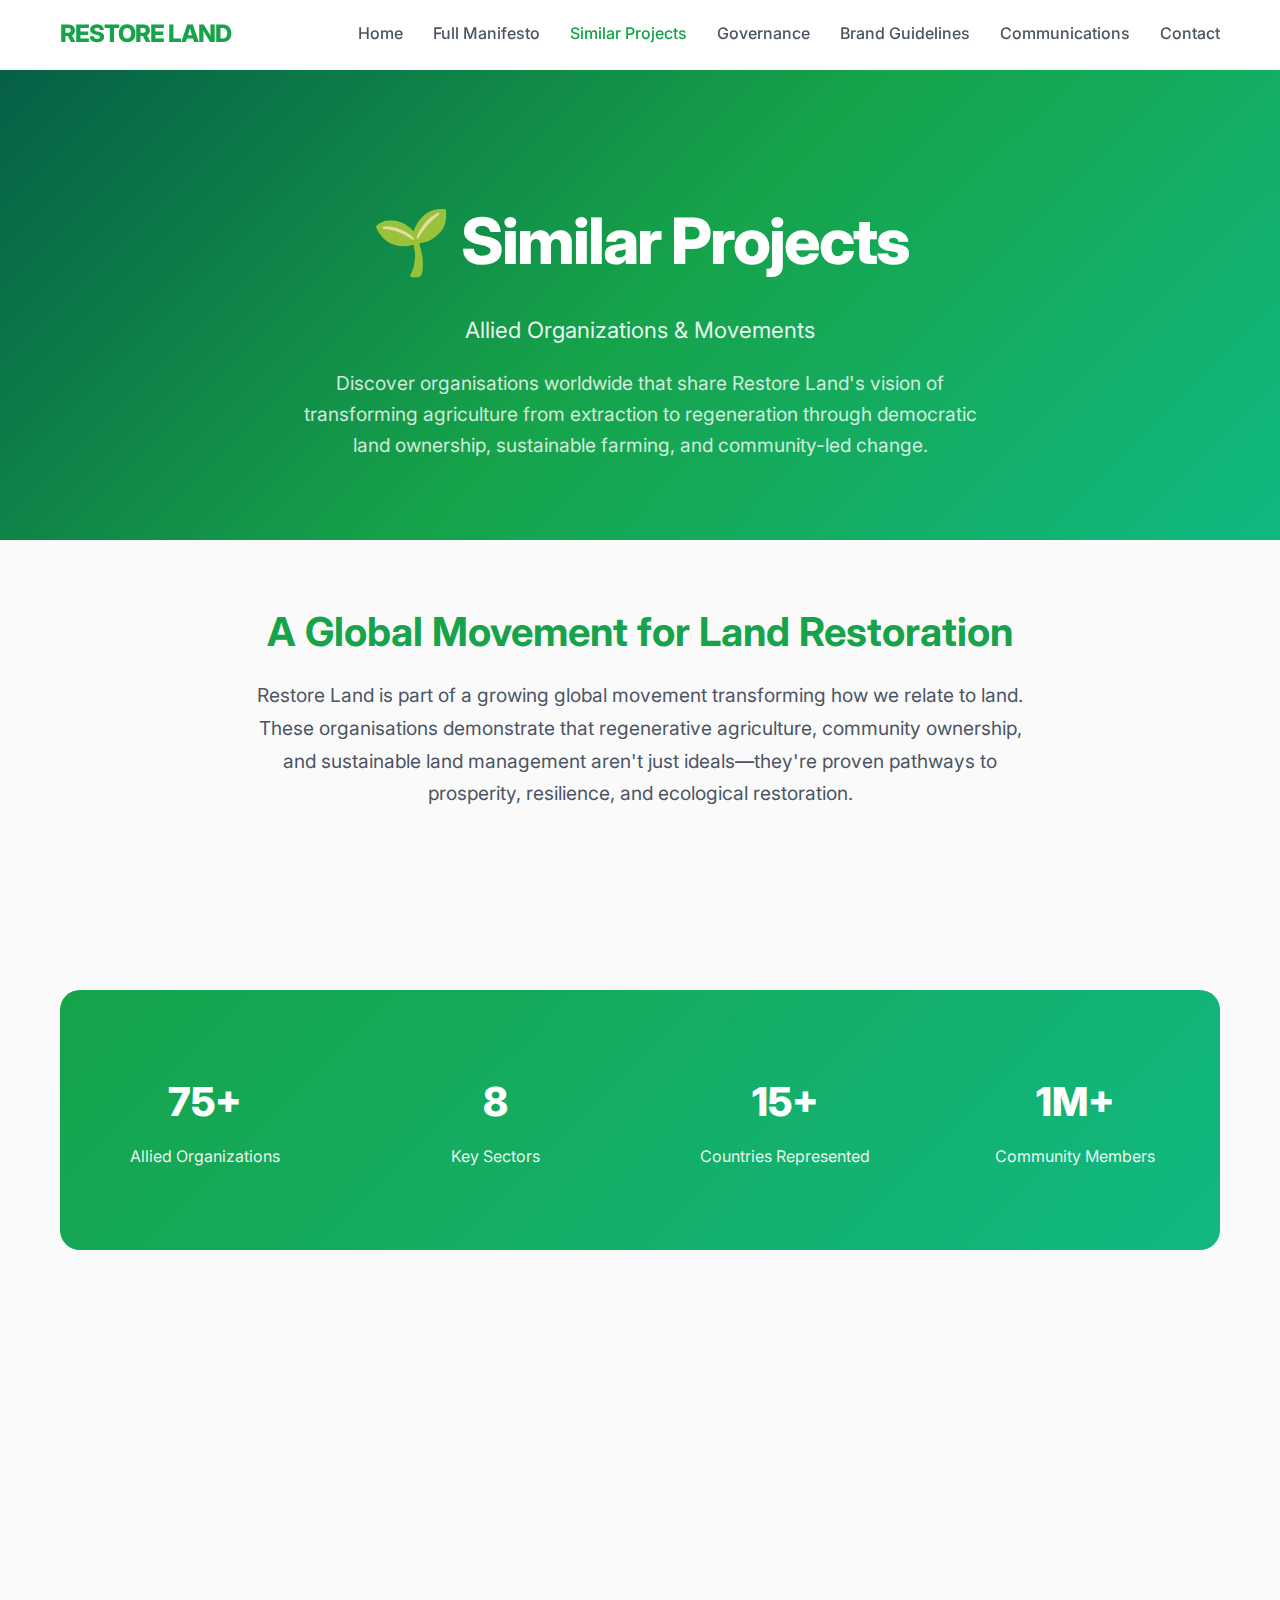
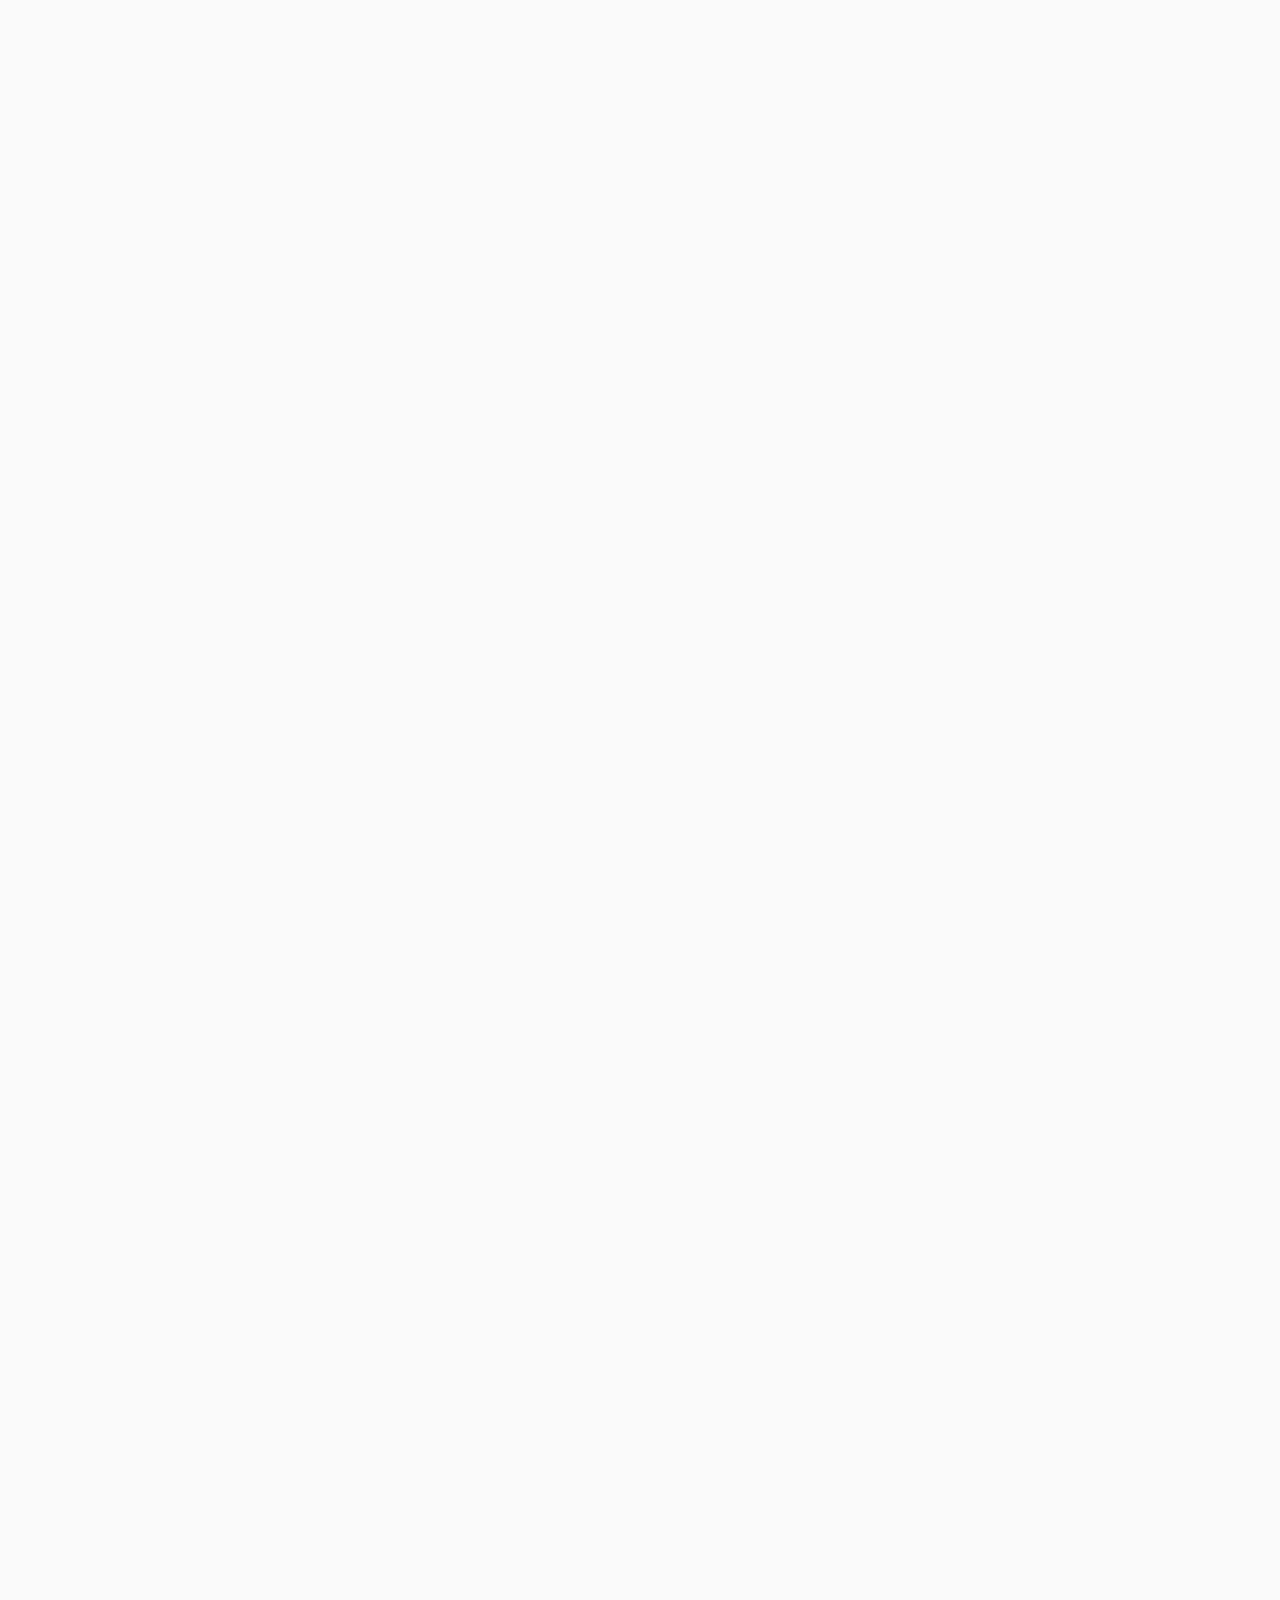
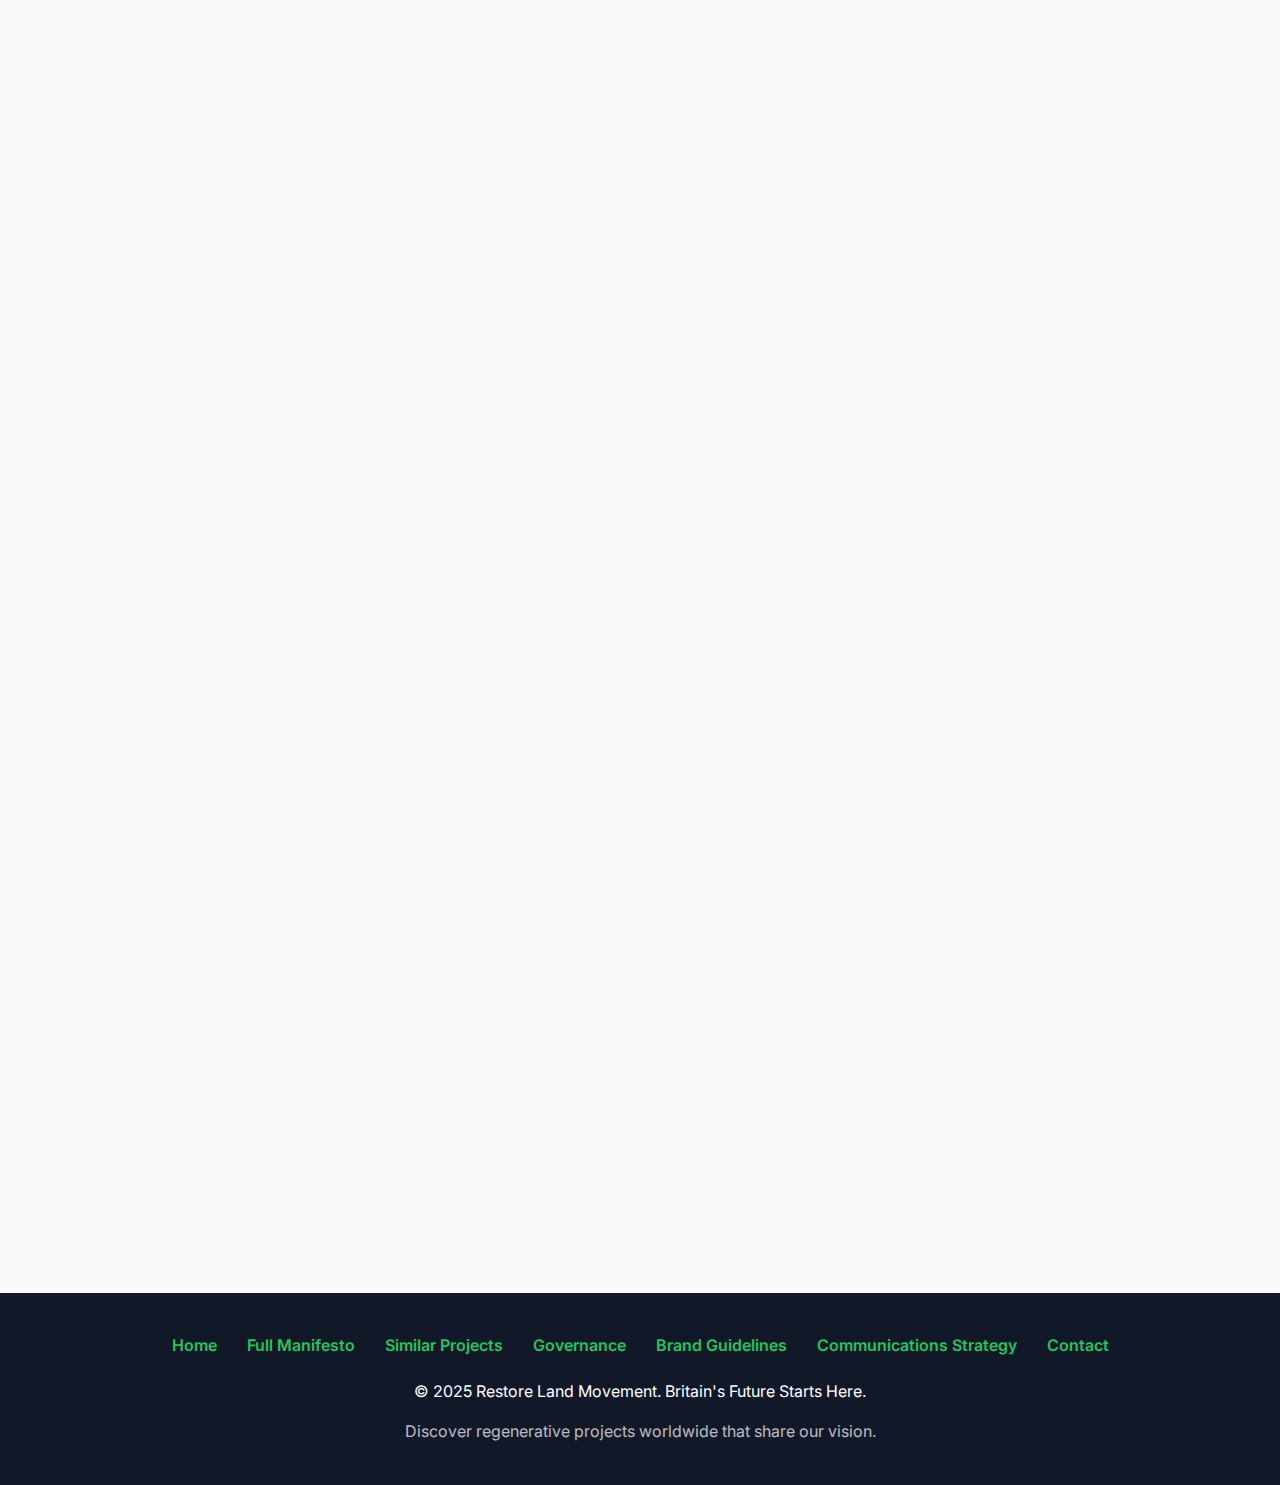
<file: similar-projects.html>
<!DOCTYPE html>
<html lang="en" class="no-js">
<head>
    <meta charset="UTF-8">
    <meta name="viewport" content="width=device-width, initial-scale=1.0">
    <title>Similar Projects - Restore Land</title>
    
    <!-- Favicon and Icons -->
    <link rel="icon" type="image/svg+xml" href="favicon.svg">
    <link rel="icon" type="image/svg+xml" sizes="32x32" href="favicon-32x32.svg">
    <link rel="apple-touch-icon" href="apple-touch-icon.svg">
    <link rel="manifest" href="site.webmanifest">
    <meta name="theme-color" content="#16a34a">
    <meta name="msapplication-TileColor" content="#16a34a">
    <meta name="msapplication-config" content="browserconfig.xml">
    
    <!-- Open Graph / Facebook -->
    <meta property="og:type" content="website">
    <meta property="og:url" content="https://restoreland.uk/similar-projects">
    <meta property="og:title" content="Similar Projects - Restore Land">
    <meta property="og:site_name" content="Restore Land">
    <meta property="og:description" content="Discover regenerative land projects worldwide that share Restore Land's vision of transforming agriculture and communities through sustainable practices.">
    <meta property="og:image" content="https://restoreland.uk/brand-assets/social-preview.jpg">
    <meta property="og:image:alt" content="Similar Projects - Restore Land. Discover regenerative projects worldwide.">
    <meta property="og:image:width" content="1200">
    <meta property="og:image:height" content="630">
    <meta property="og:image:type" content="image/jpeg">
    <meta property="og:locale" content="en_GB">

    <!-- Twitter -->
    <meta name="twitter:card" content="summary_large_image">
    <meta name="twitter:site" content="@restoreland">
    <meta name="twitter:creator" content="@restoreland">
    <meta name="twitter:title" content="Similar Projects - Restore Land">
    <meta name="twitter:description" content="Discover regenerative land projects worldwide that share Restore Land's vision of transforming agriculture and communities through sustainable practices.">
    <meta name="twitter:image" content="https://restoreland.uk/brand-assets/social-preview.jpg">
    <meta name="twitter:image:alt" content="Similar Projects - Restore Land. Discover regenerative projects worldwide.">

    <!-- Additional Meta Tags -->
    <meta name="description" content="Explore similar regenerative land projects worldwide that demonstrate the power of sustainable agriculture, community land ownership, and ecosystem restoration.">
    <meta name="keywords" content="regenerative agriculture, community land trusts, sustainable farming, ecosystem restoration, food systems, rural development">
    <meta name="author" content="Restore Land Movement">
    
    <!-- Structured Data -->
    <script type="application/ld+json">
    {
      "@context": "https://schema.org",
      "@type": "WebPage",
      "name": "Similar Projects - Restore Land",
      "url": "https://restoreland.uk/similar-projects",
      "description": "Discover regenerative land projects worldwide that share Restore Land's vision",
      "isPartOf": {
        "@type": "WebSite",
        "name": "Restore Land",
        "url": "https://restoreland.uk"
      }
    }
    </script>
    
    <link href="https://fonts.googleapis.com/css2?family=Inter:wght@300;400;500;600;700;800;900&family=Playfair+Display:wght@400;700;900&display=swap" rel="stylesheet">
    
    <style>
        * {
            margin: 0;
            padding: 0;
            box-sizing: border-box;
        }

        body {
            font-family: 'Inter', -apple-system, BlinkMacSystemFont, sans-serif;
            line-height: 1.6;
            color: #1a1a1a;
            background-color: #fafafa;
        }

        /* Navigation Styles */
        nav {
            position: fixed;
            top: 0;
            left: 0;
            right: 0;
            background: rgba(255, 255, 255, 0.95);
            backdrop-filter: blur(10px);
            z-index: 1000;
            padding: 15px 0;
            transition: all 0.3s ease;
        }

        .nav-container {
            max-width: 1200px;
            margin: 0 auto;
            display: flex;
            justify-content: space-between;
            align-items: center;
            padding: 0 20px;
        }

        .logo {
            font-size: 1.5rem;
            font-weight: 800;
            color: #16a34a;
            text-decoration: none;
            letter-spacing: -1px;
        }

        .nav-links {
            display: flex;
            list-style: none;
            gap: 30px;
        }

        .nav-links a {
            text-decoration: none;
            color: #4b5563;
            font-weight: 500;
            transition: color 0.3s ease;
        }

        .nav-links a:hover,
        .nav-links a.active {
            color: #16a34a;
        }

        .mobile-menu-toggle {
            display: none;
            flex-direction: column;
            cursor: pointer;
            gap: 4px;
        }

        .mobile-menu-toggle span {
            width: 25px;
            height: 3px;
            background: #16a34a;
            transition: 0.3s;
        }

        .mobile-nav {
            display: none;
            position: fixed;
            top: 0;
            left: 0;
            right: 0;
            bottom: 0;
            background: rgba(255, 255, 255, 0.98);
            backdrop-filter: blur(10px);
            z-index: 999;
            padding-top: 80px;
        }

        .mobile-nav ul {
            list-style: none;
            text-align: center;
        }

        .mobile-nav li {
            margin: 20px 0;
        }

        .mobile-nav a {
            font-size: 1.3rem;
            color: #4b5563;
            text-decoration: none;
            font-weight: 600;
        }

        /* Hero Section */
        .hero {
            background: linear-gradient(135deg, #065f46 0%, #16a34a 50%, #10b981 100%);
            color: white;
            text-align: center;
            padding: 120px 20px 80px;
            margin-top: 70px;
        }

        .hero-content {
            max-width: 800px;
            margin: 0 auto;
        }

        .hero h1 {
            font-size: clamp(2.5rem, 6vw, 4rem);
            font-weight: 800;
            margin-bottom: 20px;
            letter-spacing: -2px;
        }

        .hero-subtitle {
            font-size: clamp(1.1rem, 3vw, 1.4rem);
            margin-bottom: 20px;
            opacity: 0.9;
        }

        .hero-description {
            font-size: clamp(1rem, 2.5vw, 1.2rem);
            opacity: 0.8;
            max-width: 700px;
            margin: 0 auto;
        }

        /* Main Content */
        .container {
            max-width: 1200px;
            margin: 0 auto;
            padding: 0 20px;
        }

        .section {
            padding: 60px 0;
        }

        .section-header {
            text-align: center;
            margin-bottom: 60px;
        }

        .section-title {
            font-size: clamp(2rem, 4vw, 2.5rem);
            font-weight: 700;
            color: #16a34a;
            margin-bottom: 15px;
        }

        .section-description {
            font-size: 1.2rem;
            color: #4b5563;
            max-width: 800px;
            margin: 0 auto;
            line-height: 1.7;
        }

        /* Project Grid */
        .projects-grid {
            display: grid;
            grid-template-columns: repeat(auto-fit, minmax(350px, 1fr));
            gap: 30px;
            margin-bottom: 60px;
        }

        .project-card {
            background: white;
            border-radius: 15px;
            padding: 30px;
            box-shadow: 0 4px 20px rgba(0, 0, 0, 0.08);
            border-left: 4px solid #16a34a;
            transition: all 0.3s ease;
            position: relative;
            overflow: hidden;
        }

        .project-card::before {
            content: '';
            position: absolute;
            top: 0;
            left: 0;
            right: 0;
            height: 3px;
            background: linear-gradient(90deg, #16a34a, #10b981, #22c55e);
            transform: scaleX(0);
            transition: transform 0.3s ease;
        }

        .project-card:hover::before {
            transform: scaleX(1);
        }

        .project-card:hover {
            transform: translateY(-5px);
            box-shadow: 0 12px 30px rgba(22, 163, 74, 0.15);
        }

        .project-header {
            display: flex;
            align-items: center;
            gap: 12px;
            margin-bottom: 20px;
        }

        .flag {
            font-size: 1.2em;
        }

        .project-name {
            font-size: 1.3rem;
            font-weight: 700;
            color: #16a34a;
            flex: 1;
        }

        .project-name a {
            color: inherit;
            text-decoration: none;
            transition: color 0.3s ease;
        }

        .project-name a:hover {
            color: #10b981;
        }

        .external-link {
            color: #10b981;
            text-decoration: none;
            font-size: 0.9rem;
            font-weight: 500;
        }

        .project-description {
            color: #4b5563;
            margin-bottom: 20px;
            line-height: 1.6;
        }

        .project-focus {
            background: rgba(22, 163, 74, 0.1);
            color: #16a34a;
            padding: 8px 15px;
            border-radius: 20px;
            font-size: 0.85rem;
            font-weight: 600;
            display: inline-block;
        }

        /* Category Sections */
        .category-section {
            margin-bottom: 80px;
        }

        .category-title {
            font-size: 1.8rem;
            font-weight: 700;
            color: #065f46;
            margin-bottom: 15px;
            display: flex;
            align-items: center;
            gap: 12px;
        }

        .category-description {
            color: #6b7280;
            font-style: italic;
            margin-bottom: 40px;
            padding: 20px;
            background: rgba(22, 163, 74, 0.03);
            border-left: 3px solid #16a34a;
            border-radius: 8px;
        }

        /* Stats Section */
        .stats {
            background: linear-gradient(135deg, #16a34a, #10b981);
            color: white;
            padding: 60px 0;
            margin: 60px 0;
            border-radius: 20px;
        }

        .stats-grid {
            display: grid;
            grid-template-columns: repeat(auto-fit, minmax(200px, 1fr));
            gap: 40px;
            text-align: center;
        }

        .stat-item {
            padding: 20px;
        }

        .stat-number {
            font-size: 2.5rem;
            font-weight: 800;
            margin-bottom: 10px;
        }

        .stat-label {
            font-size: 1rem;
            opacity: 0.9;
        }

        /* Call to Action */
        .cta-section {
            background: linear-gradient(135deg, rgba(22, 163, 74, 0.05), rgba(16, 185, 129, 0.05));
            padding: 60px 40px;
            border-radius: 20px;
            text-align: center;
            margin: 60px 0;
        }

        .cta-title {
            font-size: 2rem;
            font-weight: 700;
            color: #16a34a;
            margin-bottom: 20px;
        }

        .cta-description {
            font-size: 1.2rem;
            color: #4b5563;
            margin-bottom: 30px;
            max-width: 600px;
            margin-left: auto;
            margin-right: auto;
        }

        .cta-button {
            background: linear-gradient(135deg, #16a34a, #10b981);
            color: white;
            padding: 15px 30px;
            font-size: 1.1rem;
            font-weight: 600;
            text-decoration: none;
            border-radius: 10px;
            transition: all 0.3s ease;
            display: inline-block;
        }

        .cta-button:hover {
            transform: translateY(-2px);
            box-shadow: 0 8px 25px rgba(22, 163, 74, 0.3);
        }

        /* Footer */
        .footer {
            background: #111827;
            color: white;
            padding: 40px 0;
            text-align: center;
        }

        .footer-content {
            max-width: 1200px;
            margin: 0 auto;
            padding: 0 20px;
        }

        .footer-links {
            display: flex;
            justify-content: center;
            gap: 30px;
            margin-bottom: 20px;
            flex-wrap: wrap;
        }

        .footer-links a {
            color: #22c55e;
            text-decoration: none;
            font-weight: 600;
            transition: color 0.3s ease;
        }

        .footer-links a:hover {
            color: #10b981;
        }

        /* Mobile Responsive */
        @media (max-width: 768px) {
            .nav-links {
                display: none;
            }

            .mobile-menu-toggle {
                display: flex;
            }

            .mobile-nav.active {
                display: block;
            }

            .projects-grid {
                grid-template-columns: 1fr;
                gap: 20px;
            }

            .project-card {
                padding: 25px;
            }

            .hero {
                padding: 100px 20px 60px;
            }

            .section {
                padding: 40px 0;
            }

            .stats-grid {
                grid-template-columns: repeat(2, 1fr);
                gap: 30px;
            }

            .footer-links {
                flex-direction: column;
                gap: 15px;
            }
        }

        /* Animations */
        .fade-in {
            opacity: 0;
            transform: translateY(30px);
            transition: all 0.6s ease;
        }

        .fade-in.visible {
            opacity: 1;
            transform: translateY(0);
        }
    </style>
</head>
<body>
    <!-- Navigation -->
    <nav id="navbar">
        <div class="nav-container">
            <a href="index.html" class="logo">RESTORE LAND</a>
            <ul class="nav-links">
                <li><a href="index.html">Home</a></li>
                <li><a href="manifesto.html">Full Manifesto</a></li>
                <li><a href="similar-projects.html" class="active">Similar Projects</a></li>
                <li><a href="governance.html">Governance</a></li>
                <li><a href="brand-guidelines.html">Brand Guidelines</a></li>
                <li><a href="communications-strategy.html">Communications</a></li>
                <li><a href="mailto:hello@restoreland.uk">Contact</a></li>
            </ul>
            <div class="mobile-menu-toggle" id="mobileMenuToggle">
                <span></span>
                <span></span>
                <span></span>
            </div>
        </div>
    </nav>

    <!-- Mobile Navigation -->
    <div class="mobile-nav" id="mobileNav">
        <ul>
            <li><a href="index.html">Home</a></li>
            <li><a href="manifesto.html">Full Manifesto</a></li>
            <li><a href="similar-projects.html">Similar Projects</a></li>
            <li><a href="governance.html">Governance</a></li>
            <li><a href="brand-guidelines.html">Brand Guidelines</a></li>
            <li><a href="communications-strategy.html">Communications</a></li>
            <li><a href="mailto:hello@restoreland.uk">Contact</a></li>
        </ul>
    </div>

    <!-- Hero Section -->
    <section class="hero">
        <div class="hero-content">
            <h1>🌱 Similar Projects</h1>
            <p class="hero-subtitle">Allied Organizations & Movements</p>
            <p class="hero-description">
                Discover organisations worldwide that share Restore Land's vision of transforming agriculture from extraction to regeneration through democratic land ownership, sustainable farming, and community-led change.
            </p>
        </div>
    </section>

    <!-- Main Content -->
    <div class="container">
        <!-- Introduction -->
        <section class="section">
            <div class="section-header">
                <h2 class="section-title">A Global Movement for Land Restoration</h2>
                <p class="section-description">
                    Restore Land is part of a growing global movement transforming how we relate to land. These organisations demonstrate that regenerative agriculture, community ownership, and sustainable land management aren't just ideals—they're proven pathways to prosperity, resilience, and ecological restoration.
                </p>
            </div>
        </section>

        <!-- Stats -->
        <section class="stats">
            <div class="container">
                <div class="stats-grid">
                    <div class="stat-item">
                        <div class="stat-number">75+</div>
                        <div class="stat-label">Allied Organizations</div>
                    </div>
                    <div class="stat-item">
                        <div class="stat-number">8</div>
                        <div class="stat-label">Key Sectors</div>
                    </div>
                    <div class="stat-item">
                        <div class="stat-number">15+</div>
                        <div class="stat-label">Countries Represented</div>
                    </div>
                    <div class="stat-item">
                        <div class="stat-number">1M+</div>
                        <div class="stat-label">Community Members</div>
                    </div>
                </div>
            </div>
        </section>

        <!-- Regenerative Agriculture -->
        <section class="category-section fade-in">
            <h3 class="category-title">🌾 Regenerative Agriculture & Sustainable Farming</h3>
            <p class="category-description">
                Organizations leading the transition to regenerative farming practices that restore soil health, enhance biodiversity, and create resilient food systems while supporting farmer livelihoods.
            </p>
            <div class="projects-grid">
                <div class="project-card">
                    <div class="project-header">
                        <span class="flag">🇬🇧</span>
                        <div class="project-name">
                            <a href="https://groundswellag.com/" target="_blank">Groundswell</a>
                        </div>
                        <a href="https://groundswellag.com/" target="_blank" class="external-link">↗</a>
                    </div>
                    <p class="project-description">
                        The UK's leading regenerative agriculture festival and movement, providing a forum for farmers and growers to learn about regenerative farming systems. Attracts 8,000+ attendees annually.
                    </p>
                    <span class="project-focus">Regenerative Agriculture Festival</span>
                </div>

                <div class="project-card">
                    <div class="project-header">
                        <span class="flag">🇬🇧</span>
                        <div class="project-name">
                            <a href="https://leaf.eco/" target="_blank">LEAF (Linking Environment And Farming)</a>
                        </div>
                        <a href="https://leaf.eco/" target="_blank" class="external-link">↗</a>
                    </div>
                    <p class="project-description">
                        Leading organisation promoting sustainable food and farming in the UK. Runs Open Farm Sunday and works with farmers, food industry, and consumers to enable sustainable farming practices.
                    </p>
                    <span class="project-focus">Sustainable Farming Promotion</span>
                </div>

                <div class="project-card">
                    <div class="project-header">
                        <span class="flag">🇬🇧</span>
                        <div class="project-name">
                            <a href="https://www.rspb.org.uk/" target="_blank">RSPB</a>
                        </div>
                        <a href="https://www.rspb.org.uk/" target="_blank" class="external-link">↗</a>
                    </div>
                    <p class="project-description">
                        Champions nature-positive farming and conservation land management. Active participant in Groundswell and advocate for wildlife-friendly agriculture policies.
                    </p>
                    <span class="project-focus">Nature-Positive Farming</span>
                </div>

                <div class="project-card">
                    <div class="project-header">
                        <span class="flag">🌍</span>
                        <div class="project-name">
                            <a href="https://regenerationinternational.org/" target="_blank">Regeneration International</a>
                        </div>
                        <a href="https://regenerationinternational.org/" target="_blank" class="external-link">↗</a>
                    </div>
                    <p class="project-description">
                        Global network promoting regenerative agriculture and land use practices. Connects information and resources highlighting the connection between healthy soil and climate solutions.
                    </p>
                    <span class="project-focus">Global Regenerative Network</span>
                </div>
            </div>
        </section>

        <!-- Community Land Ownership -->
        <section class="category-section fade-in">
            <h3 class="category-title">🏘️ Community Land Ownership & Democratic Governance</h3>
            <p class="category-description">
                Organizations pioneering community-led land ownership models that keep land affordable in perpetuity while supporting local economic development and democratic decision-making.
            </p>
            <div class="projects-grid">
                <div class="project-card">
                    <div class="project-header">
                        <span class="flag">🇬🇧</span>
                        <div class="project-name">
                            <a href="https://www.communitylandtrusts.org.uk/" target="_blank">Community Land Trust Network UK</a>
                        </div>
                        <a href="https://www.communitylandtrusts.org.uk/" target="_blank" class="external-link">↗</a>
                    </div>
                    <p class="project-description">
                        National membership body for community land trusts in England and Wales. Leading the movement for increased community ownership of land and affordable housing with 263+ active CLTs.
                    </p>
                    <span class="project-focus">CLT Movement Leadership</span>
                </div>

                <div class="project-card">
                    <div class="project-header">
                        <span class="flag">🏴󠁧󠁢󠁳󠁣󠁴󠁿</span>
                        <div class="project-name">
                            <a href="https://www.communitylandscotland.org.uk/" target="_blank">Community Land Scotland</a>
                        </div>
                        <a href="https://www.communitylandscotland.org.uk/" target="_blank" class="external-link">↗</a>
                    </div>
                    <p class="project-description">
                        Supporting community land ownership across Scotland. Represents communities that own or aspire to own land, promoting sustainable rural development through community control.
                    </p>
                    <span class="project-focus">Scottish Community Land</span>
                </div>

                <div class="project-card">
                    <div class="project-header">
                        <span class="flag">🇬🇧</span>
                        <div class="project-name">
                            <a href="https://cles.org.uk/" target="_blank">CLES (Centre for Local Economic Strategies)</a>
                        </div>
                        <a href="https://cles.org.uk/" target="_blank" class="external-link">↗</a>
                    </div>
                    <p class="project-description">
                        Promotes community land trusts as vehicles for local economic development. Supports democratically run organisations developing land and assets in community interests.
                    </p>
                    <span class="project-focus">Community Wealth Building</span>
                </div>
            </div>
        </section>

        <!-- Food Systems -->
        <section class="category-section fade-in">
            <h3 class="category-title">🍞 Food Systems Transformation & Policy</h3>
            <p class="category-description">
                Organizations working to create fair, healthy, and sustainable food systems through policy change, community action, and ethical business practices.
            </p>
            <div class="projects-grid">
                <div class="project-card">
                    <div class="project-header">
                        <span class="flag">🇬🇧</span>
                        <div class="project-name">
                            <a href="https://www.foodethicscouncil.org/" target="_blank">Food Ethics Council</a>
                        </div>
                        <a href="https://www.foodethicscouncil.org/" target="_blank" class="external-link">↗</a>
                    </div>
                    <p class="project-description">
                        Transforms discussion around food and farming using ethics and values as foundation. Provides independent advice on food/farming ethics to create fair systems for people, animals, and environment.
                    </p>
                    <span class="project-focus">Food Ethics & Policy</span>
                </div>

                <div class="project-card">
                    <div class="project-header">
                        <span class="flag">🇬🇧</span>
                        <div class="project-name">
                            <a href="https://foodfoundation.org.uk/" target="_blank">Food Foundation</a>
                        </div>
                        <a href="https://foodfoundation.org.uk/" target="_blank" class="external-link">↗</a>
                    </div>
                    <p class="project-description">
                        Mission to change food policy and business practice ensuring everyone can afford and access healthy diet. Works with 100+ businesses and cities to make vegetables more accessible.
                    </p>
                    <span class="project-focus">Food Access & Poverty</span>
                </div>

                <div class="project-card">
                    <div class="project-header">
                        <span class="flag">🇬🇧</span>
                        <div class="project-name">
                            <a href="https://www.sustainweb.org/" target="_blank">Sustain</a>
                        </div>
                        <a href="https://www.sustainweb.org/" target="_blank" class="external-link">↗</a>
                    </div>
                    <p class="project-description">
                        Alliance of nearly 100 national organisations promoting healthy, sustainable, local and ethical food. Advocates policies enhancing health and welfare of people, animals, and environment.
                    </p>
                    <span class="project-focus">Food & Farming Alliance</span>
                </div>
            </div>
        </section>

        <!-- Community Energy -->
        <section class="category-section fade-in">
            <h3 class="category-title">⚡ Community Energy & Renewable Cooperatives</h3>
            <p class="category-description">
                Community-owned renewable energy projects and cooperatives democratizing energy production, keeping profits local, and building energy sovereignty at community level.
            </p>
            <div class="projects-grid">
                <div class="project-card">
                    <div class="project-header">
                        <span class="flag">🇬🇧</span>
                        <div class="project-name">
                            <a href="https://energy4all.co.uk/" target="_blank">Energy4All</a>
                        </div>
                        <a href="https://energy4all.co.uk/" target="_blank" class="external-link">↗</a>
                    </div>
                    <p class="project-description">
                        Provides support for all forms of renewable energy co-ops in the UK: wind power, solar PV, hydropower and biomass. Demonstrates the power of co-operation in renewable energy sector.
                    </p>
                    <span class="project-focus">Renewable Energy Co-ops</span>
                </div>

                <div class="project-card">
                    <div class="project-header">
                        <span class="flag">🏴󠁧󠁢󠁳󠁣󠁴󠁿</span>
                        <div class="project-name">
                            <a href="https://localenergy.scot/" target="_blank">Local Energy Scotland</a>
                        </div>
                        <a href="https://localenergy.scot/" target="_blank" class="external-link">↗</a>
                    </div>
                    <p class="project-description">
                        Helps communities deliver renewable energy projects through free support and advice. Supported by Scottish Government's Community and Renewable Energy Scheme (CARES).
                    </p>
                    <span class="project-focus">Scottish Community Energy</span>
                </div>
            </div>
        </section>

        <!-- Call to Action -->
        <section class="cta-section fade-in">
            <h2 class="cta-title">Ready to Join the Movement?</h2>
            <p class="cta-description">
                These organisations show what's possible when communities take control of their land and resources. Restore Land is building on these proven models to create Britain's comprehensive regenerative transformation.
            </p>
            <a href="index.html#membership" class="cta-button">Join Restore Land Today</a>
        </section>
    </div>

    <!-- Footer -->
    <footer class="footer">
        <div class="footer-content">
            <div class="footer-links">
                <a href="index.html">Home</a>
                <a href="manifesto.html">Full Manifesto</a>
                <a href="similar-projects.html">Similar Projects</a>
                <a href="governance.html">Governance</a>
                <a href="brand-guidelines.html">Brand Guidelines</a>
                <a href="communications-strategy.html">Communications Strategy</a>
                <a href="mailto:hello@restoreland.uk">Contact</a>
            </div>
            <p>&copy; 2025 Restore Land Movement. Britain's Future Starts Here.</p>
            <p style="margin-top: 15px; opacity: 0.7;">Discover regenerative projects worldwide that share our vision.</p>
        </div>
    </footer>

    <script>
        // Remove no-js class
        document.documentElement.classList.remove('no-js');

        // Mobile navigation
        const mobileMenuToggle = document.getElementById('mobileMenuToggle');
        const mobileNav = document.getElementById('mobileNav');

        if (mobileMenuToggle && mobileNav) {
            mobileMenuToggle.addEventListener('click', function() {
                this.classList.toggle('active');
                mobileNav.classList.toggle('active');
                document.body.style.overflow = mobileNav.classList.contains('active') ? 'hidden' : 'auto';
            });

            // Close mobile nav when clicking on a link
            document.querySelectorAll('.mobile-nav a').forEach(link => {
                link.addEventListener('click', function() {
                    mobileMenuToggle.classList.remove('active');
                    mobileNav.classList.remove('active');
                    document.body.style.overflow = 'auto';
                });
            });

            // Close mobile nav when clicking outside
            mobileNav.addEventListener('click', function(e) {
                if (e.target === this) {
                    mobileMenuToggle.classList.remove('active');
                    this.classList.remove('active');
                    document.body.style.overflow = 'auto';
                }
            });
        }

        // Intersection Observer for animations
        const observerOptions = {
            root: null,
            rootMargin: '0px',
            threshold: 0.1
        };

        const observer = new IntersectionObserver((entries) => {
            entries.forEach(entry => {
                if (entry.isIntersecting) {
                    entry.target.classList.add('visible');
                }
            });
        }, observerOptions);

        // Initialize animations
        document.addEventListener('DOMContentLoaded', function() {
            document.querySelectorAll('.fade-in').forEach(el => {
                observer.observe(el);
            });
        });

        // Smooth scroll for navigation
        document.querySelectorAll('a[href^="#"]').forEach(anchor => {
            anchor.addEventListener('click', function (e) {
                e.preventDefault();
                const target = document.querySelector(this.getAttribute('href'));
                if (target) {
                    target.scrollIntoView({
                        behavior: 'smooth',
                        block: 'start'
                    });
                }
            });
        });
    </script>
</body>
</html>
</file>
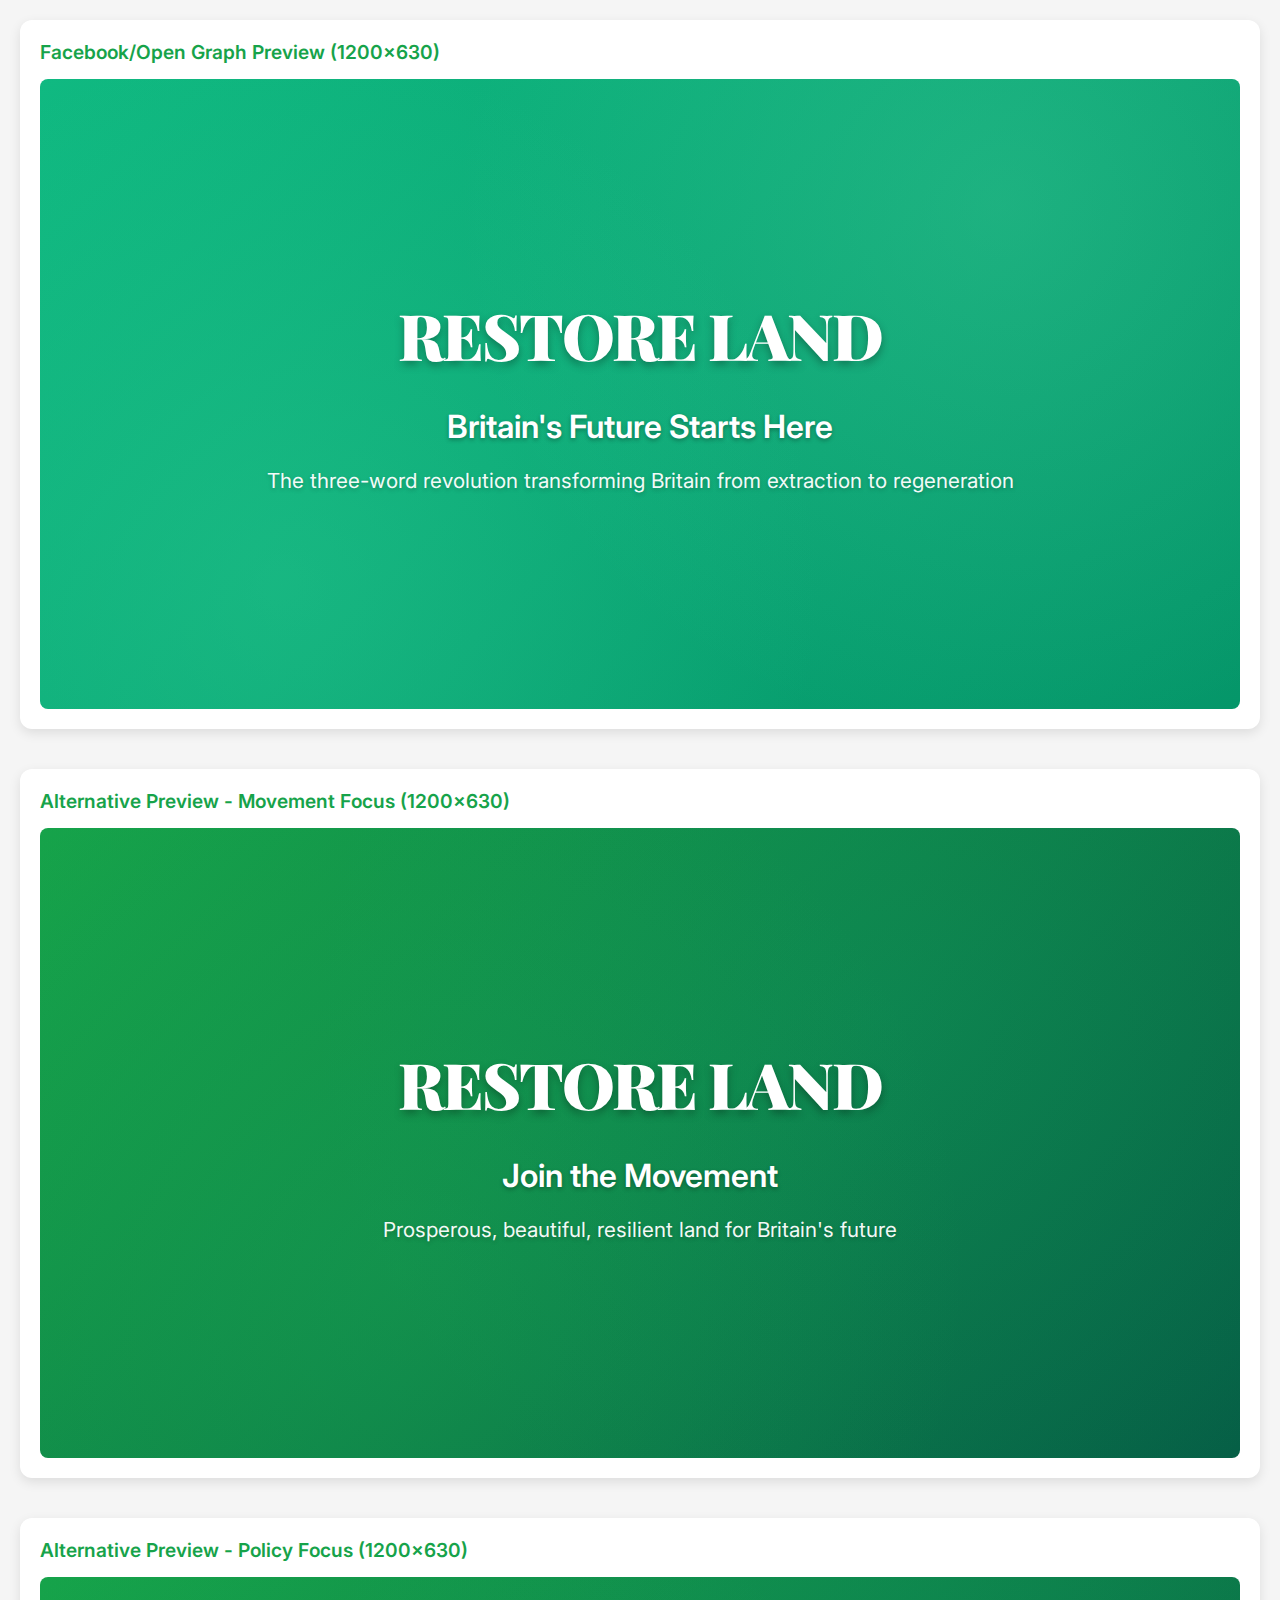
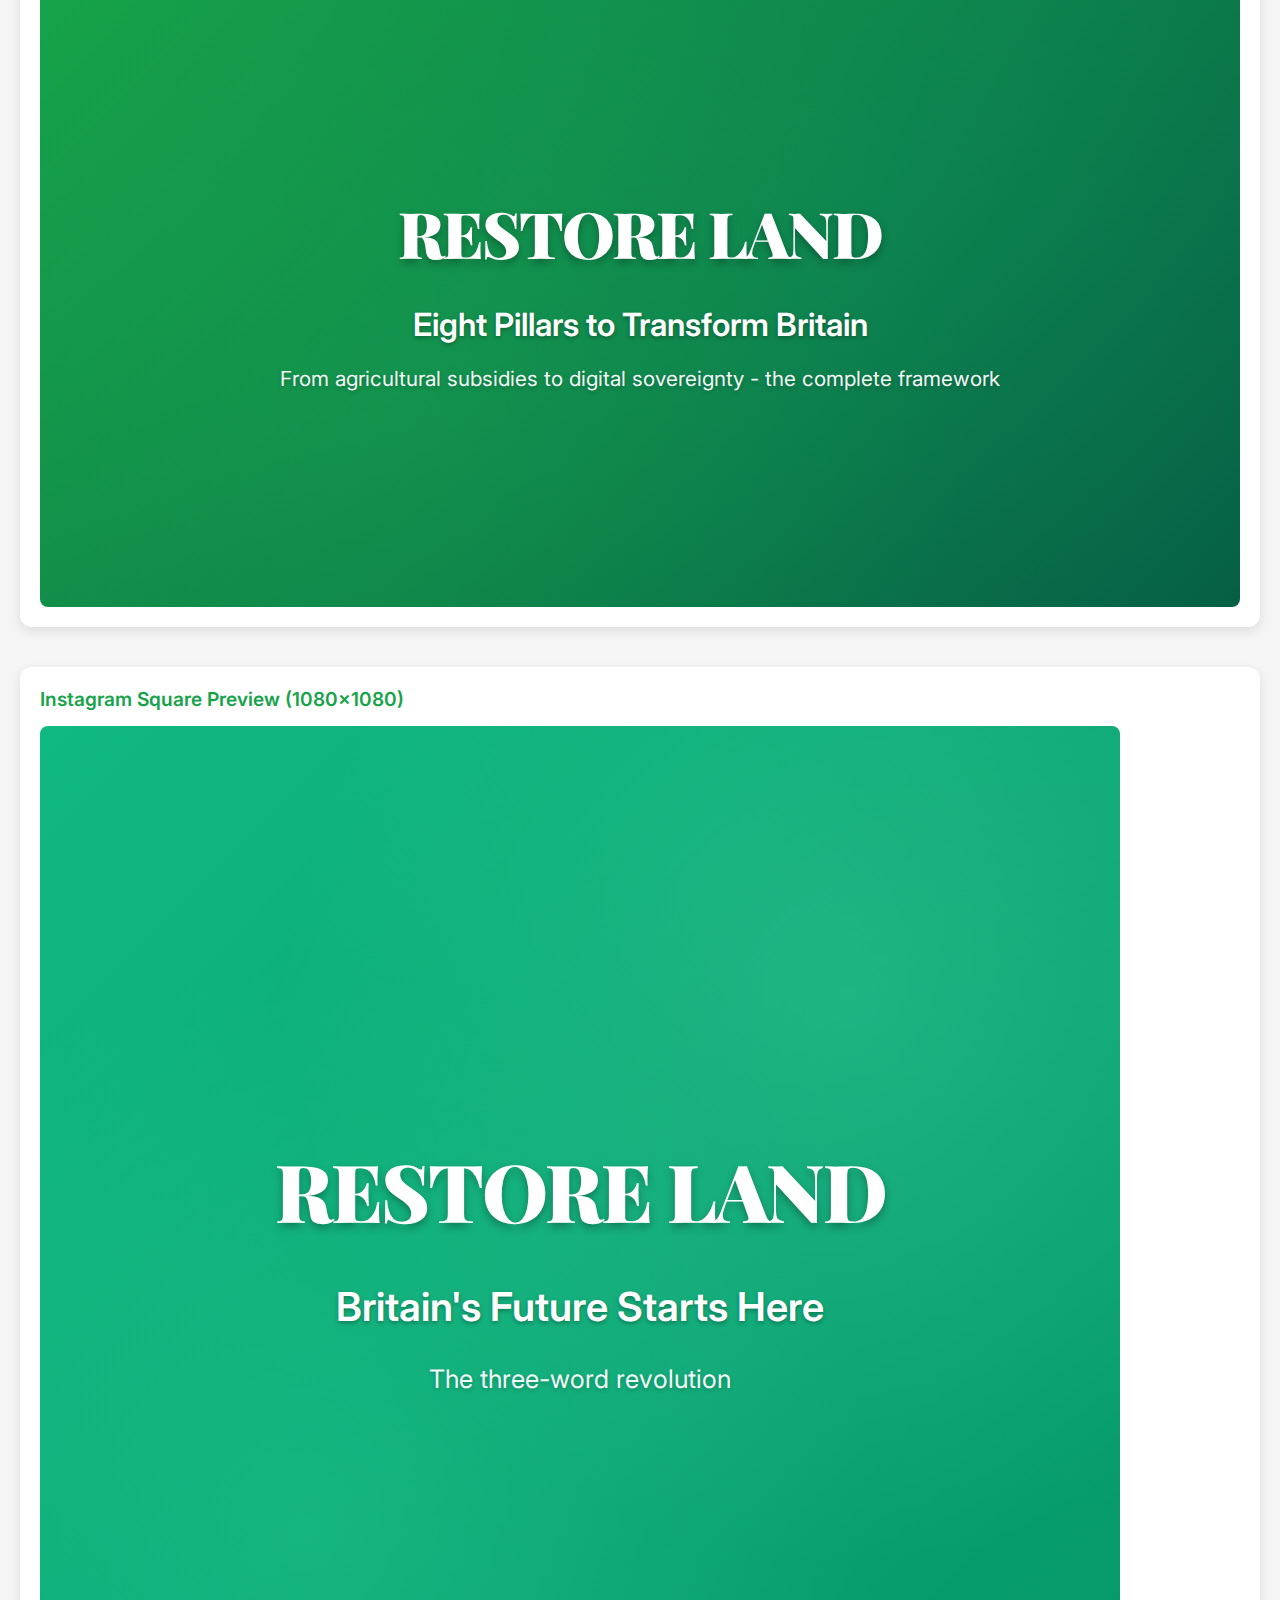
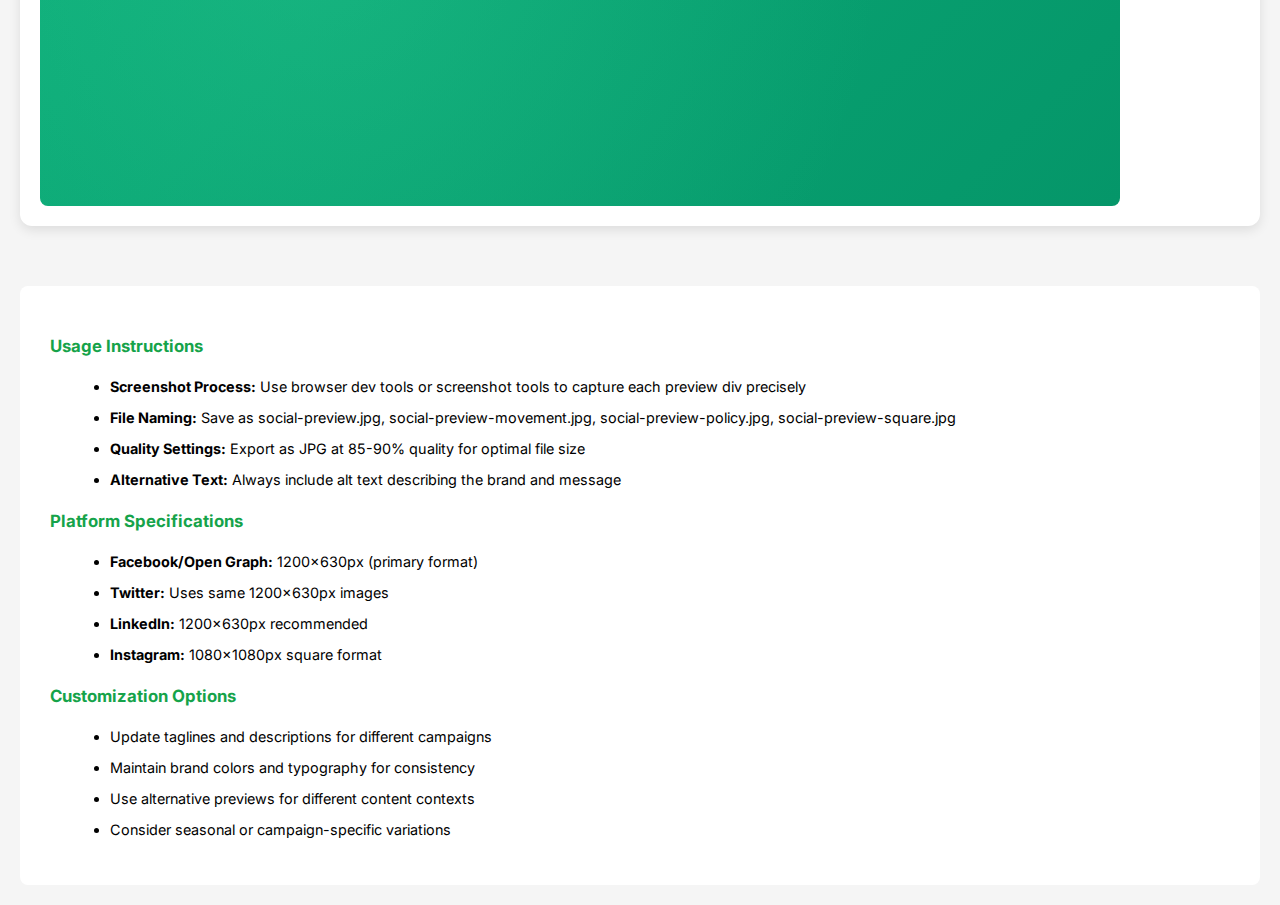
<file: brand-assets/social-preview-generator.html>
<!DOCTYPE html>
<html lang="en">
<head>
    <meta charset="UTF-8">
    <meta name="viewport" content="width=device-width, initial-scale=1.0">
    <title>Social Preview Generator - Restore Land</title>
    <link href="https://fonts.googleapis.com/css2?family=Inter:wght@400;600;700&family=Playfair+Display:wght@700;900&display=swap" rel="stylesheet">
    <style>
        body {
            margin: 0;
            padding: 20px;
            font-family: 'Inter', sans-serif;
            background: #f5f5f5;
        }

        .preview-container {
            display: flex;
            flex-direction: column;
            gap: 40px;
            max-width: 1400px;
            margin: 0 auto;
        }

        .preview-card {
            background: white;
            border-radius: 12px;
            padding: 20px;
            box-shadow: 0 4px 12px rgba(0,0,0,0.1);
        }

        .preview-title {
            font-size: 1.2rem;
            font-weight: 600;
            margin-bottom: 15px;
            color: #16a34a;
        }

        /* Main Open Graph Preview */
        .og-preview {
            width: 1200px;
            height: 630px;
            background: linear-gradient(135deg, #10b981, #059669);
            display: flex;
            align-items: center;
            justify-content: center;
            position: relative;
            overflow: hidden;
            border-radius: 8px;
        }

        .og-preview::before {
            content: '';
            position: absolute;
            top: 0;
            left: 0;
            right: 0;
            bottom: 0;
            background: 
                radial-gradient(circle at 20% 80%, rgba(52, 211, 153, 0.3) 0%, transparent 50%),
                radial-gradient(circle at 80% 20%, rgba(110, 231, 183, 0.2) 0%, transparent 50%);
        }

        .og-content {
            text-align: center;
            color: white;
            z-index: 2;
            position: relative;
            max-width: 900px;
            padding: 0 60px;
        }

        .og-logo {
            font-family: 'Playfair Display', serif;
            font-size: 4rem;
            font-weight: 900;
            margin-bottom: 30px;
            letter-spacing: -2px;
            text-shadow: 0 4px 8px rgba(0,0,0,0.3);
        }

        .og-tagline {
            font-family: 'Inter', sans-serif;
            font-size: 2rem;
            font-weight: 600;
            margin-bottom: 20px;
            text-shadow: 0 2px 4px rgba(0,0,0,0.3);
        }

        .og-description {
            font-family: 'Inter', sans-serif;
            font-size: 1.3rem;
            font-weight: 400;
            opacity: 0.95;
            line-height: 1.4;
            text-shadow: 0 2px 4px rgba(0,0,0,0.2);
        }

        /* Alternative Previews */
        .alt-preview {
            width: 1200px;
            height: 630px;
            background: linear-gradient(135deg, #16a34a, #065f46);
            display: flex;
            align-items: center;
            justify-content: center;
            position: relative;
            overflow: hidden;
            border-radius: 8px;
        }

        .alt-preview::before {
            content: '';
            position: absolute;
            top: 0;
            left: 0;
            right: 0;
            bottom: 0;
            background: 
                radial-gradient(circle at 30% 70%, rgba(34, 197, 94, 0.2) 0%, transparent 60%),
                radial-gradient(circle at 70% 30%, rgba(16, 185, 129, 0.15) 0%, transparent 60%);
        }

        /* Square version for Instagram */
        .square-preview {
            width: 1080px;
            height: 1080px;
            background: linear-gradient(135deg, #10b981, #059669);
            display: flex;
            align-items: center;
            justify-content: center;
            position: relative;
            overflow: hidden;
            border-radius: 8px;
        }

        .square-preview::before {
            content: '';
            position: absolute;
            top: 0;
            left: 0;
            right: 0;
            bottom: 0;
            background: 
                radial-gradient(circle at 25% 75%, rgba(52, 211, 153, 0.3) 0%, transparent 50%),
                radial-gradient(circle at 75% 25%, rgba(110, 231, 183, 0.2) 0%, transparent 50%);
        }

        .square-content {
            text-align: center;
            color: white;
            z-index: 2;
            position: relative;
            max-width: 800px;
            padding: 0 80px;
        }

        .square-logo {
            font-family: 'Playfair Display', serif;
            font-size: 5rem;
            font-weight: 900;
            margin-bottom: 40px;
            letter-spacing: -2px;
            text-shadow: 0 4px 8px rgba(0,0,0,0.3);
        }

        .square-tagline {
            font-family: 'Inter', sans-serif;
            font-size: 2.5rem;
            font-weight: 600;
            margin-bottom: 30px;
            text-shadow: 0 2px 4px rgba(0,0,0,0.3);
            line-height: 1.2;
        }

        .square-description {
            font-family: 'Inter', sans-serif;
            font-size: 1.6rem;
            font-weight: 400;
            opacity: 0.95;
            line-height: 1.4;
            text-shadow: 0 2px 4px rgba(0,0,0,0.2);
        }

        .instructions {
            background: white;
            padding: 30px;
            border-radius: 8px;
            margin-top: 20px;
            font-size: 0.9rem;
            line-height: 1.6;
        }

        .instructions h3 {
            color: #16a34a;
            margin-bottom: 15px;
        }

        .instructions ul {
            margin-left: 20px;
        }

        .instructions li {
            margin-bottom: 8px;
        }
    </style>
</head>
<body>
    <div class="preview-container">
        <!-- Primary Open Graph Preview -->
        <div class="preview-card">
            <div class="preview-title">Facebook/Open Graph Preview (1200×630)</div>
            <div class="og-preview" id="og-main">
                <div class="og-content">
                    <div class="og-logo">RESTORE LAND</div>
                    <div class="og-tagline">Britain's Future Starts Here</div>
                    <div class="og-description">The three-word revolution transforming Britain from extraction to regeneration</div>
                </div>
            </div>
        </div>

        <!-- Alternative Preview - Movement Focus -->
        <div class="preview-card">
            <div class="preview-title">Alternative Preview - Movement Focus (1200×630)</div>
            <div class="alt-preview" id="alt-movement">
                <div class="og-content">
                    <div class="og-logo">RESTORE LAND</div>
                    <div class="og-tagline">Join the Movement</div>
                    <div class="og-description">Prosperous, beautiful, resilient land for Britain's future</div>
                </div>
            </div>
        </div>

        <!-- Alternative Preview - Policy Focus -->
        <div class="preview-card">
            <div class="preview-title">Alternative Preview - Policy Focus (1200×630)</div>
            <div class="alt-preview" id="alt-policy">
                <div class="og-content">
                    <div class="og-logo">RESTORE LAND</div>
                    <div class="og-tagline">Eight Pillars to Transform Britain</div>
                    <div class="og-description">From agricultural subsidies to digital sovereignty - the complete framework</div>
                </div>
            </div>
        </div>

        <!-- Square Preview for Instagram -->
        <div class="preview-card">
            <div class="preview-title">Instagram Square Preview (1080×1080)</div>
            <div class="square-preview" id="square-main">
                <div class="square-content">
                    <div class="square-logo">RESTORE LAND</div>
                    <div class="square-tagline">Britain's Future Starts Here</div>
                    <div class="square-description">The three-word revolution</div>
                </div>
            </div>
        </div>

        <!-- Instructions -->
        <div class="instructions">
            <h3>Usage Instructions</h3>
            <ul>
                <li><strong>Screenshot Process:</strong> Use browser dev tools or screenshot tools to capture each preview div precisely</li>
                <li><strong>File Naming:</strong> Save as social-preview.jpg, social-preview-movement.jpg, social-preview-policy.jpg, social-preview-square.jpg</li>
                <li><strong>Quality Settings:</strong> Export as JPG at 85-90% quality for optimal file size</li>
                <li><strong>Alternative Text:</strong> Always include alt text describing the brand and message</li>
            </ul>

            <h3>Platform Specifications</h3>
            <ul>
                <li><strong>Facebook/Open Graph:</strong> 1200×630px (primary format)</li>
                <li><strong>Twitter:</strong> Uses same 1200×630px images</li>
                <li><strong>LinkedIn:</strong> 1200×630px recommended</li>
                <li><strong>Instagram:</strong> 1080×1080px square format</li>
            </ul>

            <h3>Customization Options</h3>
            <ul>
                <li>Update taglines and descriptions for different campaigns</li>
                <li>Maintain brand colors and typography for consistency</li>
                <li>Use alternative previews for different content contexts</li>
                <li>Consider seasonal or campaign-specific variations</li>
            </ul>
        </div>
    </div>
</body>
</html>
</file>
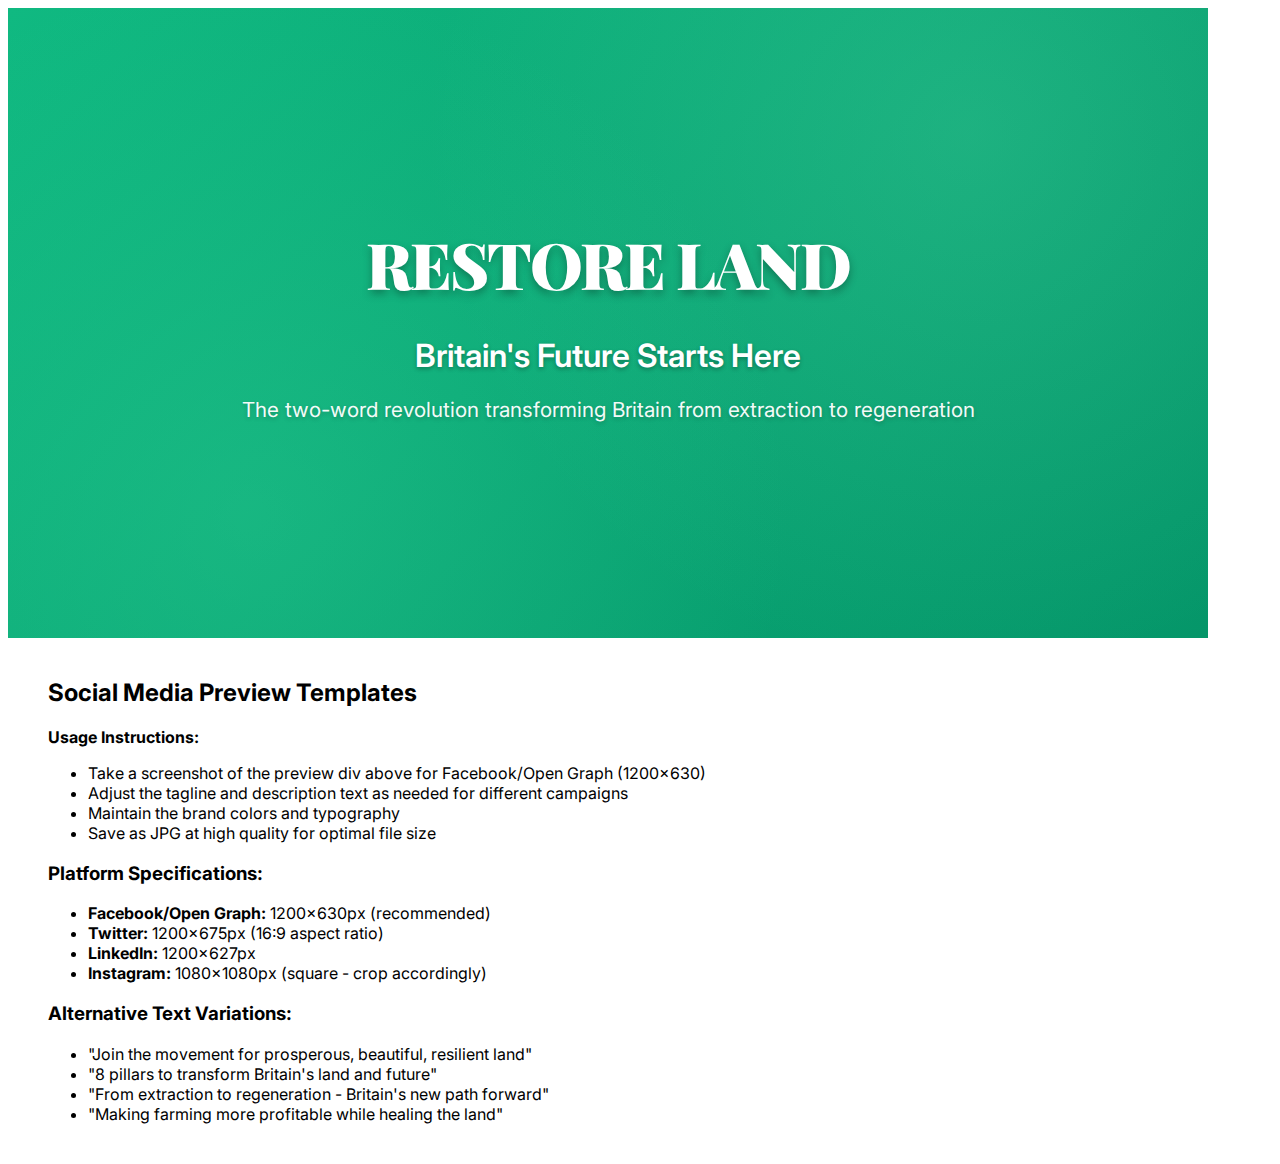
<file: brand-assets/templates/social-preview-template.html>
<!DOCTYPE html>
<html lang="en">
<head>
    <meta charset="UTF-8">
    <meta name="viewport" content="width=device-width, initial-scale=1.0">
    <title>Social Media Preview Template</title>
    <link href="https://fonts.googleapis.com/css2?family=Inter:wght@400;600;700&family=Playfair+Display:wght@700;900&display=swap" rel="stylesheet">
    <style>
        .social-preview {
            width: 1200px;
            height: 630px;
            background: linear-gradient(135deg, #10b981, #059669);
            display: flex;
            align-items: center;
            justify-content: center;
            position: relative;
            overflow: hidden;
        }

        .social-preview::before {
            content: '';
            position: absolute;
            top: 0;
            left: 0;
            right: 0;
            bottom: 0;
            background: radial-gradient(circle at 20% 80%, rgba(52, 211, 153, 0.3) 0%, transparent 50%),
                       radial-gradient(circle at 80% 20%, rgba(110, 231, 183, 0.2) 0%, transparent 50%);
        }

        .content {
            text-align: center;
            color: white;
            z-index: 2;
            position: relative;
            max-width: 900px;
            padding: 0 60px;
        }

        .logo {
            font-family: 'Playfair Display', serif;
            font-size: 4rem;
            font-weight: 900;
            margin-bottom: 30px;
            letter-spacing: -2px;
            text-shadow: 0 4px 8px rgba(0,0,0,0.3);
        }

        .tagline {
            font-family: 'Inter', sans-serif;
            font-size: 2rem;
            font-weight: 600;
            margin-bottom: 20px;
            text-shadow: 0 2px 4px rgba(0,0,0,0.3);
        }

        .description {
            font-family: 'Inter', sans-serif;
            font-size: 1.3rem;
            font-weight: 400;
            opacity: 0.95;
            line-height: 1.4;
            text-shadow: 0 2px 4px rgba(0,0,0,0.2);
        }

        .twitter-card {
            width: 1200px;
            height: 675px;
        }

        .linkedin-card {
            width: 1200px;
            height: 627px;
        }
    </style>
</head>
<body>
    <!-- Facebook/Open Graph Template -->
    <div class="social-preview">
        <div class="content">
            <div class="logo">RESTORE LAND</div>
            <div class="tagline">Britain's Future Starts Here</div>
            <div class="description">The two-word revolution transforming Britain from extraction to regeneration</div>
        </div>
    </div>

    <!-- Instructions -->
    <div style="margin: 40px; font-family: Inter, sans-serif; max-width: 800px;">
        <h2>Social Media Preview Templates</h2>
        <p><strong>Usage Instructions:</strong></p>
        <ul>
            <li>Take a screenshot of the preview div above for Facebook/Open Graph (1200x630)</li>
            <li>Adjust the tagline and description text as needed for different campaigns</li>
            <li>Maintain the brand colors and typography</li>
            <li>Save as JPG at high quality for optimal file size</li>
        </ul>
        
        <h3>Platform Specifications:</h3>
        <ul>
            <li><strong>Facebook/Open Graph:</strong> 1200x630px (recommended)</li>
            <li><strong>Twitter:</strong> 1200x675px (16:9 aspect ratio)</li>
            <li><strong>LinkedIn:</strong> 1200x627px</li>
            <li><strong>Instagram:</strong> 1080x1080px (square - crop accordingly)</li>
        </ul>

        <h3>Alternative Text Variations:</h3>
        <ul>
            <li>"Join the movement for prosperous, beautiful, resilient land"</li>
            <li>"8 pillars to transform Britain's land and future"</li>
            <li>"From extraction to regeneration - Britain's new path forward"</li>
            <li>"Making farming more profitable while healing the land"</li>
        </ul>
    </div>
</body>
</html>
</file>
